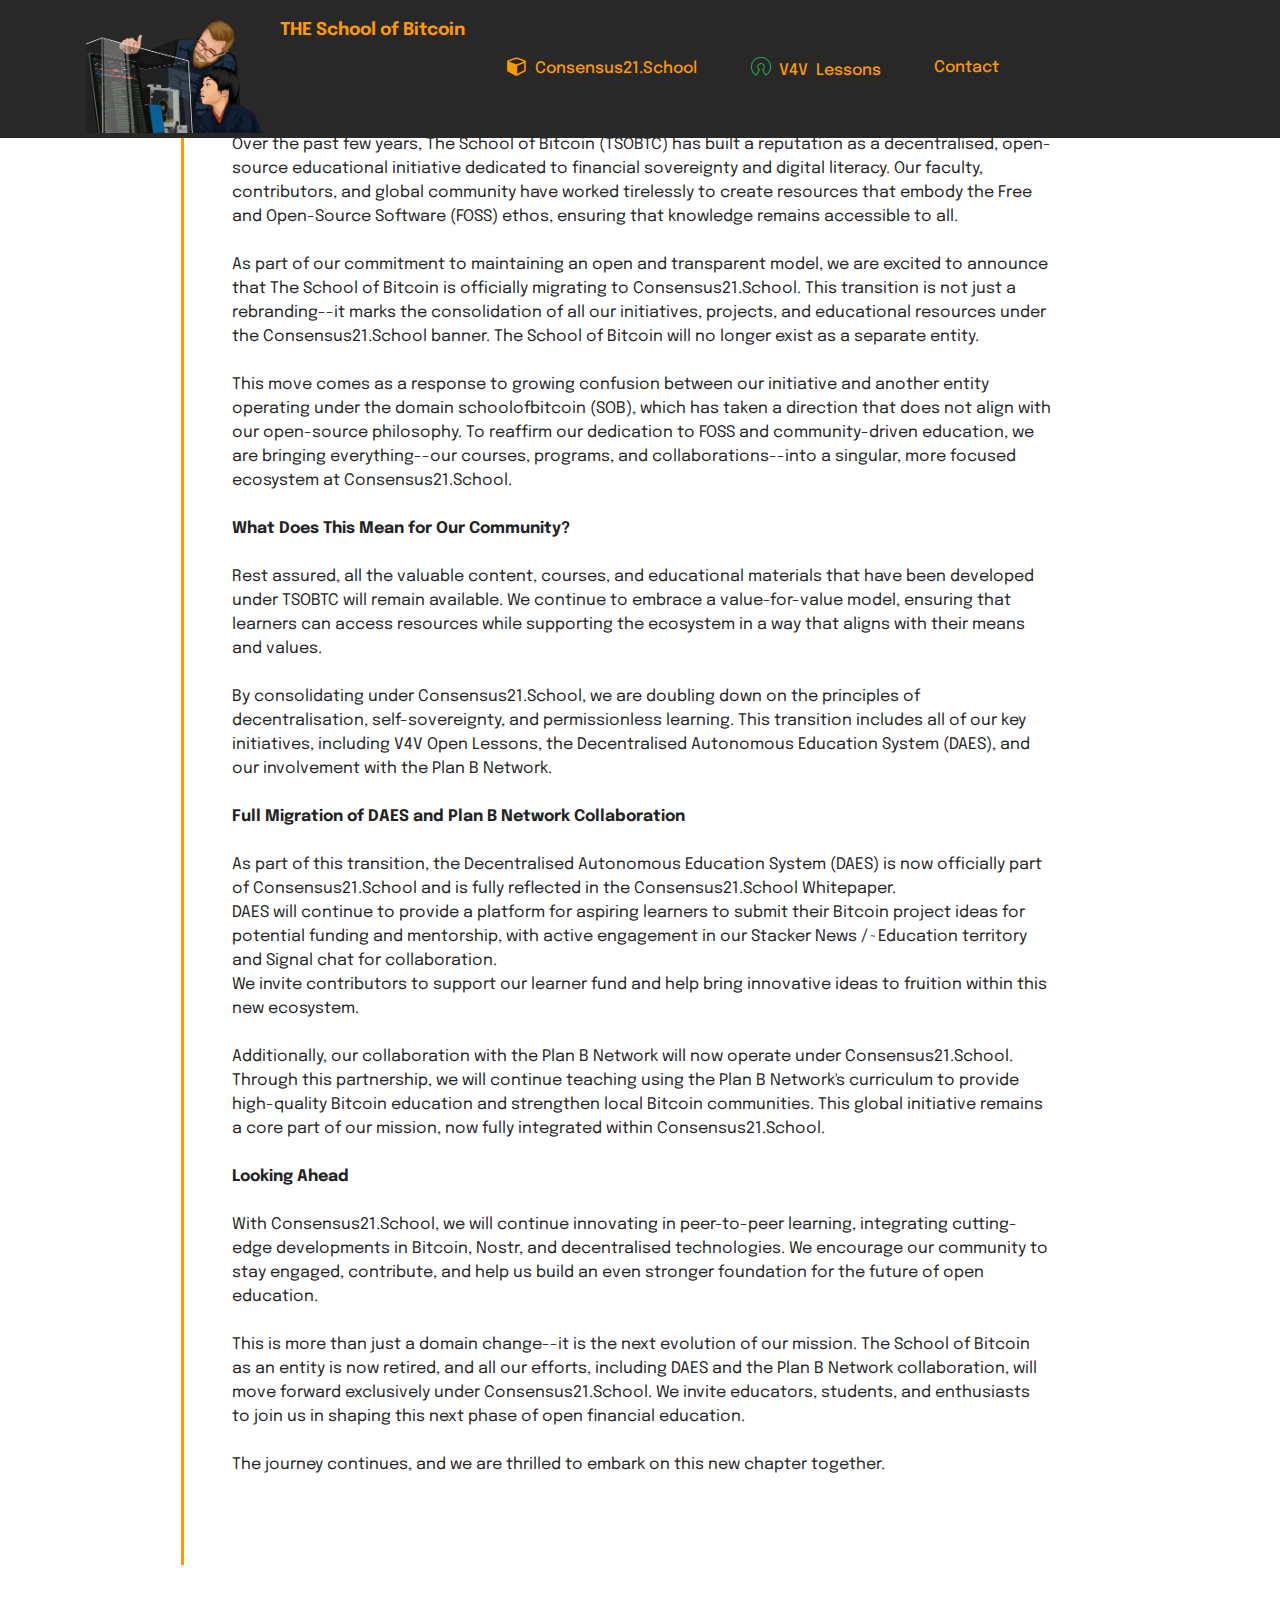
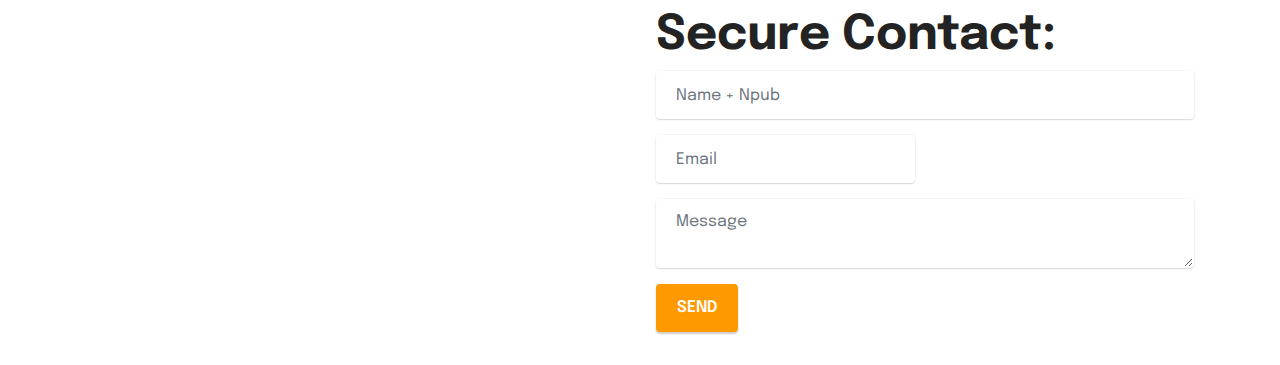
<file: index.html>
<!DOCTYPE html>
<html  >
<head>
  
  <meta charset="UTF-8">
  <meta http-equiv="X-UA-Compatible" content="IE=edge">
  
  <meta name="viewport" content="width=device-width, initial-scale=1, minimum-scale=1">
  <link rel="shortcut icon" href="assets/images/logo-198x213-128x138-1.png" type="image/x-icon">
  <meta name="description" content="">
  
  
  <title>THEschoolofbitcoin</title>
  <link rel="stylesheet" href="assets/FontAwesome/css/font-awesome.css">
  <link rel="stylesheet" href="assets/icon54/style.css">
  <link rel="stylesheet" href="assets/bootstrap/css/bootstrap.min.css">
  <link rel="stylesheet" href="assets/bootstrap/css/bootstrap-grid.min.css">
  <link rel="stylesheet" href="assets/bootstrap/css/bootstrap-reboot.min.css">
  <link rel="stylesheet" href="assets/animatecss/animate.css">
  <link rel="stylesheet" href="assets/dropdown/css/style.css">
  <link rel="stylesheet" href="assets/formstyler/jquery.formstyler.css">
  <link rel="stylesheet" href="assets/formstyler/jquery.formstyler.theme.css">
  <link rel="stylesheet" href="assets/socicon/css/styles.css">
  <link rel="stylesheet" href="assets/theme/css/style.css">
  <link rel="stylesheet" href="assets/recaptcha.css">
  <link rel="preload" href="https://fonts.googleapis.com/css?family=Epilogue:100,200,300,400,500,600,700,800,900,100i,200i,300i,400i,500i,600i,700i,800i,900i&display=swap" as="style" onload="this.onload=null;this.rel='stylesheet'">
  <noscript><link rel="stylesheet" href="https://fonts.googleapis.com/css?family=Epilogue:100,200,300,400,500,600,700,800,900,100i,200i,300i,400i,500i,600i,700i,800i,900i&display=swap"></noscript>
  <link rel="preload" as="style" href="assets/mobirise/css/mbr-additional.css?v=s7a1np"><link rel="stylesheet" href="assets/mobirise/css/mbr-additional.css?v=s7a1np" type="text/css">

  
  
  
</head>
<body>
  
  <section data-bs-version="5.1" class="menu menu1 cid-uHmtTGYLRt" once="menu" id="menu1-4e">
    

    <nav class="navbar navbar-dropdown navbar-fixed-top navbar-expand-lg">
        <div class="container">
            <div class="navbar-brand">
                <span class="navbar-logo">
                    
                        <img src="assets/images/fo7200aefec47-1-2000x1414-800x566.webp" alt="" style="height: 8rem;">
                    
                </span>
                <span class="navbar-caption-wrap"><a class="navbar-caption text-warning text-primary display-7" href="index.html">THE School of Bitcoin</a></span>
            </div>
            <button class="navbar-toggler" type="button" data-toggle="collapse" data-bs-toggle="collapse" data-target="#navbarSupportedContent" data-bs-target="#navbarSupportedContent" aria-controls="navbarNavAltMarkup" aria-expanded="false" aria-label="Toggle navigation">
                <div class="hamburger">
                    <span></span>
                    <span></span>
                    <span></span>
                    <span></span>
                </div>
            </button>
            <div class="collapse navbar-collapse" id="navbarSupportedContent">
                <ul class="navbar-nav nav-dropdown nav-right" data-app-modern-menu="true"><li class="nav-item"><a class="nav-link link text-primary display-4" href="http://consensus21.school" target="_blank"><span class="fa fa-cube mbr-iconfont mbr-iconfont-btn" style="color: rgb(255, 153, 0);"></span>Consensus21.School</a></li><li class="nav-item"><a class="nav-link link text-primary display-4" href="https://v4v.consensus21.school/" target="_blank"><span class="icon54-v1-open-sourceiniciative mbr-iconfont mbr-iconfont-btn" style="color: rgb(33, 191, 84);"></span>V4V&nbsp; Lessons</a></li>
                    <li class="nav-item"><a class="nav-link link text-primary display-4" href="index.html#forms03-47">Contact</a></li></ul>
                
                
            </div>
        </div>
    </nav>
</section>

<section data-bs-version="5.1" class="content7 cid-uHmtFSqOyq" id="content7-4d">
    
    <div class="container">
        <div class="row justify-content-center">
            <div class="col-12 col-md-10">
                <blockquote>
                <h5 class="mbr-section-title mbr-fonts-style mb-2 display-7"><strong><a href="https://habla.news/a/naddr1qvzqqqr4gupzq2rrtfkjvtsmdq0murgcygk2ed06een0u3fahc8v4tka6lhx7wnnqqxnzde5xsergdpn8qcrqd3kgmddad" class="text-primary" target="_blank">THE School of Bitcoin is </a><span style="font-size: 17.6px;"><a href="https://habla.news/a/naddr1qvzqqqr4gupzq2rrtfkjvtsmdq0murgcygk2ed06een0u3fahc8v4tka6lhx7wnnqqxnzde5xsergdpn8qcrqd3kgmddad" class="text-primary" target="_blank">migrating</a></span><a href="https://habla.news/a/naddr1qvzqqqr4gupzq2rrtfkjvtsmdq0murgcygk2ed06een0u3fahc8v4tka6lhx7wnnqqxnzde5xsergdpn8qcrqd3kgmddad" class="text-primary" target="_blank">&nbsp;to Consensus21.School: A New Chapter in Open-Source Education.</a></strong></h5>
                <p class="mbr-text mbr-fonts-style display-4"><br>Over the past few years, The School of Bitcoin (TSOBTC) has built a reputation as a decentralised, open-source educational initiative dedicated to financial sovereignty and digital literacy. Our faculty, contributors, and global community have worked tirelessly to create resources that embody the Free and Open-Source Software (FOSS) ethos, ensuring that knowledge remains accessible to all.
<br>
<br>As part of our commitment to maintaining an open and transparent model, we are excited to announce that The School of Bitcoin is officially migrating to Consensus21.School. This transition is not just a rebranding--it marks the consolidation of all our initiatives, projects, and educational resources under the Consensus21.School banner. The School of Bitcoin will no longer exist as a separate entity.
<br>
<br>This move comes as a response to growing confusion between our initiative and another entity operating under the domain schoolofbitcoin (SOB), which has taken a direction that does not align with our open-source philosophy. To reaffirm our dedication to FOSS and community-driven education, we are bringing everything--our courses, programs, and collaborations--into a singular, more focused ecosystem at Consensus21.School.
<br>
<br><strong>What Does This Mean for Our Community?
<br></strong>
<br>Rest assured, all the valuable content, courses, and educational materials that have been developed under TSOBTC will remain available. We continue to embrace a value-for-value model, ensuring that learners can access resources while supporting the ecosystem in a way that aligns with their means and values.
<br>
<br>By consolidating under Consensus21.School, we are doubling down on the principles of decentralisation, self-sovereignty, and permissionless learning. This transition includes all of our key initiatives, including V4V Open Lessons, the Decentralised Autonomous Education System (DAES), and our involvement with the Plan B Network.
<br>
<br><strong>Full Migration of DAES and Plan B Network Collaboration
<br></strong>
<br>As part of this transition, the Decentralised Autonomous Education System (DAES) is now officially part of Consensus21.School and is fully reflected in the Consensus21.School Whitepaper.
<br>DAES will continue to provide a platform for aspiring learners to submit their Bitcoin project ideas for potential funding and mentorship, with active engagement in our Stacker News /~Education territory and Signal chat for collaboration.
<br>We invite contributors to support our learner fund and help bring innovative ideas to fruition within this new ecosystem.
<br>
<br>Additionally, our collaboration with the Plan B Network will now operate under Consensus21.School. Through this partnership, we will continue teaching using the Plan B Network's curriculum to provide high-quality Bitcoin education and strengthen local Bitcoin communities. This global initiative remains a core part of our mission, now fully integrated within Consensus21.School.
<br>
<br><strong>Looking Ahead
<br></strong>
<br>With Consensus21.School, we will continue innovating in peer-to-peer learning, integrating cutting-edge developments in Bitcoin, Nostr, and decentralised technologies. We encourage our community to stay engaged, contribute, and help us build an even stronger foundation for the future of open education.
<br>
<br>This is more than just a domain change--it is the next evolution of our mission. The School of Bitcoin as an entity is now retired, and all our efforts, including DAES and the Plan B Network collaboration, will move forward exclusively under Consensus21.School. We invite educators, students, and enthusiasts to join us in shaping this next phase of open financial education.
<br>
<br>The journey continues, and we are thrilled to embark on this new chapter together.
<br>
<br></p></blockquote>
            </div>
        </div>
    </div>
</section>

<section data-bs-version="5.1" class="form cid-upO8uOKgJR" id="forms03-47">
    
    
    <div class="container">
        <div class="row">
            
            <div class="title col-md-12 col-lg-6">


                <div class="row justify-content-center">
                    <div class="title col-md-12 col-lg-12">
                        <h2 class="mbr-section-title mbr-regular align-left pb-3 mbr-fonts-style display-2"><strong>Contact</strong></h2>
                        <p class="mbr-section-subtitle align-left mbr-light mbr-fonts-style display-7"></p>
                    </div>

                    <div class="title col-md-6 col-lg-6">
                        <h3 class="mbr-section-title align-left mbr-fonts-style display-5"><strong>Protonmail</strong></h3>
                        <p class="mbr-text align-left mbr-semibold mbr-fonts-style display-4"><a href="https://www.howtogeek.com/how-to-switch-from-google-to-proton/" class="text-primary" target="_blank">How to Switch From Google to Proton&nbsp;</a><br></p>
                    </div>
                    <div class="title col-md-6 col-lg-6">
                        <h3 class="mbr-section-title align-left mbr-fonts-style display-5"><strong>Npub</strong></h3>
                        <p class="mbr-text align-left mbr-semibold mbr-fonts-style display-4"><a href="https://nosta.me/bb1c863a2c15c131b4494e7a081c9cc556eabd6e24cb4868dae378bc2953c3fb" class="text-primary" target="_blank">npub1hvwgvw3vzhqnrdzffeaqs8yuc4tw40twyn95s6x6udutc22nc0asprqh2a</a></p>
                    </div>

                    <div class="title col-md-6 col-lg-6">
                        <h3 class="mbr-section-title align-left mbr-fonts-style display-5"><strong>Pwned</strong></h3>
                        <p class="mbr-text align-left mbr-semibold mbr-fonts-style display-4"><a href="https://haveibeenpwned.com/" class="text-primary" target="_blank">Check if your email address is in a data breach
</a><br>
<br></p>
                    </div>

                    <div class="title col-md-6 col-lg-6">
                        <h3 class="mbr-section-title align-left mbr-fonts-style display-5"><strong>Join Nostr</strong></h3>
                        <p class="mbr-text align-left mbr-semibold mbr-fonts-style display-4"><a href="https://nostr.how/en/get-started" class="text-primary" target="_blank">Get started with Nostr&nbsp;</a><br></p>
                    </div>

                </div>



            </div>

    
    

            <div class="col-lg-6 my-auto pb-4 mbr-form" data-form-type="formoid">
                <form action="https://mobirise.eu/" method="POST" class="mbr-form form-with-styler" data-form-title="Form Name"><input type="hidden" name="email" data-form-email="true" value="Q0Prp1jqluB0a6uv8HnsJPMzZDqvcXyQJU1+Tyq2E1L/pClpDDYjSj8zoHEf20CR4jOmYhO6n6Fzi71HKvsN5Vu0NvHxCe3nBmADlsDyh5CyXf2a/TkNVAsyRZ678Jf3.20rQxDn++Orxheat5Zec3s6VHseGtQBYic9ozsNoixpHZcBnair+M08kgR07aYkQW68+LqYWtBS/nD9S/HLorq9KqoGPL7OLCyEGjCr+OXih13vtEfXTmbjrHm9GJY1C">
                    <div class="row">
                        <div hidden="hidden" data-form-alert="" class="alert alert-success col-12">I'll get back to you ASAP! =)</div>
                        <div hidden="hidden" data-form-alert-danger="" class="alert alert-danger col-12">Oops...! some problem!</div>
                    </div>
                    <div class="dragArea row">
                        <div class="col-lg-12 align-left">
                            <h5 class="mbr-regular mbr-fonts-style display-2"><strong>Secure Contact:</strong></h5>
                        </div>
                        <div class="col-lg-12 form-group mb-3" data-for="Full Name">
                            <input type="text" name="Name" placeholder="Name + Npub" data-form-field="Name" required="required" class="form-control display-7" id="Name-forms03-47">
                        </div>
                        
                        <div data-for="Email" class="col-lg-6 form-group mb-3">
                            <input type="email" name="Email" placeholder="Email" data-form-field="Email" class="form-control display-7" required="required" id="Email-forms03-47">
                        </div>
                        <div data-for="Message" class="col-lg-12 form-group mb-3">
                            <textarea name="Message" placeholder="Message" data-form-field="Message" class="form-control display-7" id="Message-forms03-47"></textarea>
                        </div>
                        <div class="col-auto"><button type="submit" class="btn btn-primary display-4">SEND</button></div>
                    </div>
                </form>
            </div>



         
        </div>

    </div>
</section>


<script src="assets/bootstrap/js/bootstrap.bundle.min.js"></script>
  <script src="assets/smoothscroll/smooth-scroll.js"></script>
  <script src="assets/ytplayer/index.js"></script>
  <script src="assets/dropdown/js/navbar-dropdown.js"></script>
  <script src="assets/formstyler/jquery.formstyler.min.js"></script>
  <script src="assets/theme/js/script.js"></script>
  <script src="assets/formoid.min.js"></script>
  
  
  
 <div id="scrollToTop" class="scrollToTop mbr-arrow-up"><a style="text-align: center;"><i class="mbr-arrow-up-icon mbr-arrow-up-icon-cm cm-icon cm-icon-smallarrow-up"></i></a></div>
    <input name="animation" type="hidden">
  </body>
</html>
</file>
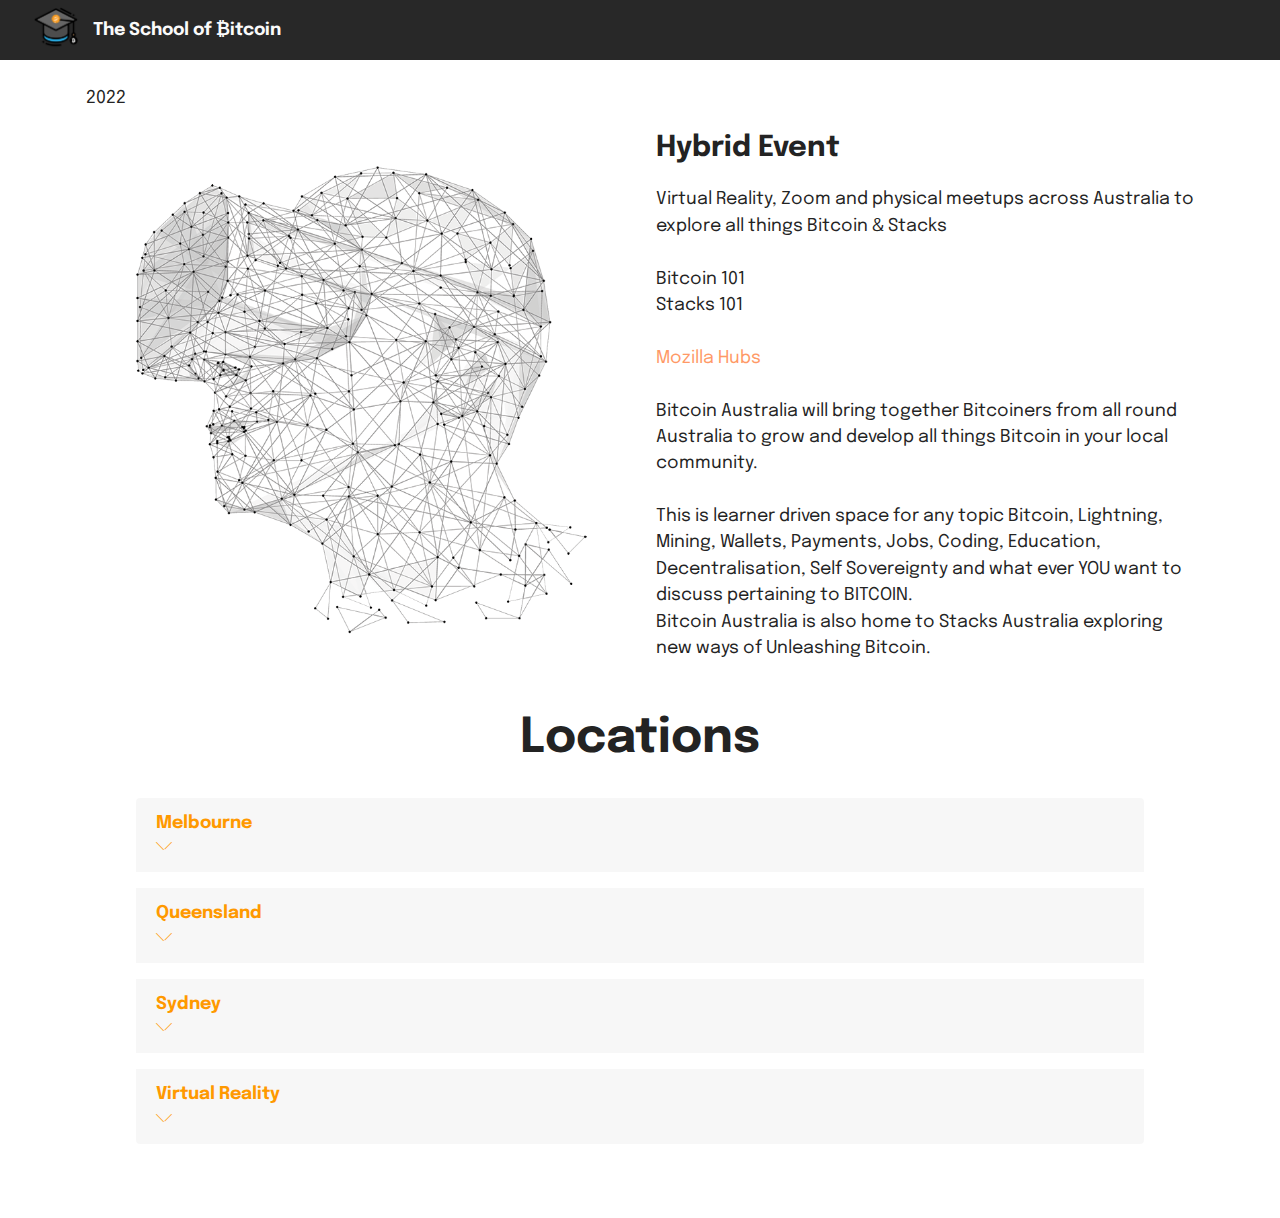
<file: BitcoinAustralia.html>
<!DOCTYPE html>
<html  >
<head>
  
  <meta charset="UTF-8">
  <meta http-equiv="X-UA-Compatible" content="IE=edge">
  
  <meta name="viewport" content="width=device-width, initial-scale=1, minimum-scale=1">
  <link rel="shortcut icon" href="assets/images/smaller-thebitcoinschool-icon-341x243.png" type="image/x-icon">
  <meta name="description" content="">
  
  
  <title>₿itcoin Australia</title>
  <link rel="stylesheet" href="assets/web/assets/mobirise-icons2/mobirise2.css">
  <link rel="stylesheet" href="assets/FontAwesome/css/font-awesome.css">
  <link rel="stylesheet" href="assets/icon54-v2/style.css">
  <link rel="stylesheet" href="assets/icon54-v3/style.css">
  <link rel="stylesheet" href="assets/iconsMind/style.css">
  <link rel="stylesheet" href="assets/web/assets/mobirise-icons/mobirise-icons.css">
  <link rel="stylesheet" href="assets/tether/tether.min.css">
  <link rel="stylesheet" href="assets/bootstrap/css/bootstrap.min.css">
  <link rel="stylesheet" href="assets/bootstrap/css/bootstrap-grid.min.css">
  <link rel="stylesheet" href="assets/bootstrap/css/bootstrap-reboot.min.css">
  <link rel="stylesheet" href="assets/animatecss/animate.css">
  <link rel="stylesheet" href="assets/dropdown/css/style.css">
  <link rel="stylesheet" href="assets/socicon/css/styles.css">
  <link rel="stylesheet" href="assets/theme/css/style.css">
  <link rel="preload" href="https://fonts.googleapis.com/css?family=Epilogue:100,200,300,400,500,600,700,800,900,100i,200i,300i,400i,500i,600i,700i,800i,900i&display=swap" as="style" onload="this.onload=null;this.rel='stylesheet'">
  <noscript><link rel="stylesheet" href="https://fonts.googleapis.com/css?family=Epilogue:100,200,300,400,500,600,700,800,900,100i,200i,300i,400i,500i,600i,700i,800i,900i&display=swap"></noscript>
  <link rel="preload" as="style" href="assets/mobirise/css/mbr-additional.css"><link rel="stylesheet" href="assets/mobirise/css/mbr-additional.css" type="text/css">
  
  
  
  
</head>
<body>
  
  <section data-bs-version="5.1" class="menu menu1 cid-sYxxvlLIRv" once="menu" id="menu1-19">
    

    <nav class="navbar navbar-dropdown navbar-expand-lg">
        <div class="container-fluid">
            <div class="navbar-brand">
                <span class="navbar-logo">
                    <a href="index.html">
                        <img src="assets/images/smaller-thebitcoinschool-icon-341x243.png" alt="" style="height: 3rem;">
                    </a>
                </span>
                <span class="navbar-caption-wrap"><a class="navbar-caption text-white display-7" href="#">The School of ₿itcoin</a></span>
            </div>
            
            
        </div>
    </nav>
</section>

<section class="timeline3 cid-t3uMCUtOH0" id="timeline3-1c">
    
    
    <div class="container">
        <div class="mbr-section-head">
            <h3 class="mbr-section-title mbr-fonts-style align-center mb-0 display-2"><strong>₿itcoin Australia</strong></h3>
            
        </div>
        <div class="timelines-container mt-4">
            <div class="row timeline-element first-separline mb-5">
                <div class="timeline-date col-12">
                    <div class="timeline-date-wrapper">
                        <p class="mbr-timeline-date display-7">
                            2022</p>
                    </div>
                </div>
                <span class="iconBackground"></span>
                <div class="col-12 col-md-6">
                    <div class="image-wrapper">
                        <img src="assets/images/vrheadset-800x800.png" alt="" title="">
                    </div>
                </div>
                <div class="col-12 col-md-6">
                    <div class="timeline-text-wrapper">
                        <h4 class="mbr-timeline-title mbr-fonts-style mb-0 display-5"><strong>Hybrid Event</strong></h4>
                        <p class="mbr-text mbr-fonts-style mt-3 mb-0 display-7">Virtual Reality, Zoom and physical meetups across Australia to explore all things Bitcoin &amp; Stacks
<br>
<br>Bitcoin 101
<br>Stacks 101
<br>
<br><a href="https://hubs.mozilla.com/CmZSgSr/theschoolofbitcoin/" class="text-danger" target="_blank">Mozilla Hubs</a><br><br>Bitcoin Australia will bring together Bitcoiners from all round Australia to grow and develop all things Bitcoin in your local community.
<br>
<br>This is learner driven space for any topic Bitcoin, Lightning, Mining, Wallets, Payments, Jobs, Coding, Education, Decentralisation, Self Sovereignty and what ever YOU want to discuss pertaining to BITCOIN.
<br>Bitcoin Australia is also home to Stacks Australia exploring new ways of Unleashing Bitcoin.<br></p>
                    </div>
                </div>
            </div>
            
            
            
            
            
            
            
            
            
            
            
        </div>
    </div>
</section>

<section class="content16 cid-t3uLS6JFjV" id="content16-1a">

    

    
    <div class="container-fluid">
        <div class="row justify-content-center">
            <div class="col-12 col-md-10">
                <div class="mbr-section-head align-center mb-4">
                    <h3 class="mbr-section-title mb-0 mbr-fonts-style display-2">
                        <strong>Locations</strong></h3>
                    
                </div>
                <div id="bootstrap-accordion_6" class="panel-group accordionStyles accordion" role="tablist" aria-multiselectable="true">
                    <div class="card mb-3">
                        <div class="card-header" role="tab" id="headingOne">
                            <a role="button" class="panel-title collapsed" data-toggle="collapse" data-core="" href="#collapse1_6" aria-expanded="false" aria-controls="collapse1">
                                <h6 class="panel-title-edit mbr-fonts-style mb-0 display-7"><strong>Melbourne</strong></h6>
                                <span class="sign mbr-iconfont mbri-arrow-down"></span>
                            </a>
                        </div>
                        <div id="collapse1_6" class="panel-collapse noScroll collapse" role="tabpanel" aria-labelledby="headingOne" data-parent="#bootstrap-accordion_6">
                            <div class="panel-body">
                                <p class="mbr-fonts-style panel-text display-4"><a href="https://www.meetup.com/bitcoin-australia-melbourne/" class="text-danger" target="_blank">https://www.meetup.com/bitcoin-australia-melbourne/</a></p>
                            </div>
                        </div>
                    </div>
                    <div class="card mb-3">
                        <div class="card-header" role="tab" id="headingOne">
                            <a role="button" class="panel-title collapsed" data-toggle="collapse" data-core="" href="#collapse2_6" aria-expanded="false" aria-controls="collapse2">
                                <h6 class="panel-title-edit mbr-fonts-style mb-0 display-7"><strong>Queensland</strong></h6>
                                <span class="sign mbr-iconfont mbri-arrow-down"></span>
                            </a>
                        </div>
                        <div id="collapse2_6" class="panel-collapse noScroll collapse" role="tabpanel" aria-labelledby="headingOne" data-parent="#bootstrap-accordion_6">
                            <div class="panel-body">
                                <p class="mbr-fonts-style panel-text display-4">
                                    <a href="https://www.meetup.com/bitcoin-australia-regional-queensland/" class="text-danger" target="_blank">https://www.meetup.com/bitcoin-australia-regional-queensland/</a></p>
                            </div>
                        </div>
                    </div>
                    <div class="card mb-3">
                        <div class="card-header" role="tab" id="headingOne">
                            <a role="button" class="panel-title collapsed" data-toggle="collapse" data-core="" href="#collapse3_6" aria-expanded="false" aria-controls="collapse3">
                                <h6 class="panel-title-edit mbr-fonts-style mb-0 display-7"><strong>Sydney</strong></h6>
                                <span class="sign mbr-iconfont mbri-arrow-down"></span>
                            </a>
                        </div>
                        <div id="collapse3_6" class="panel-collapse noScroll collapse" role="tabpanel" aria-labelledby="headingOne" data-parent="#bootstrap-accordion_6">
                            <div class="panel-body">
                                <p class="mbr-fonts-style panel-text display-4">
                                    <a href="https://www.meetup.com/bitcoin-australia-sydney/" class="text-danger" target="_blank">https://www.meetup.com/bitcoin-australia-sydney/</a></p>
                            </div>
                        </div>
                    </div>
                    <div class="card mb-3">
                        <div class="card-header" role="tab" id="headingOne">
                            <a role="button" class="panel-title collapsed" data-toggle="collapse" data-core="" href="#collapse4_6" aria-expanded="false" aria-controls="collapse4">
                                <h6 class="panel-title-edit mbr-fonts-style mb-0 display-7"><strong>Virtual Reality</strong></h6>
                                <span class="sign mbr-iconfont mbri-arrow-down"></span>
                            </a>
                        </div>
                        <div id="collapse4_6" class="panel-collapse noScroll collapse" role="tabpanel" aria-labelledby="headingOne" data-parent="#bootstrap-accordion_6">
                            <div class="panel-body">
                                <p class="mbr-fonts-style panel-text display-4">
                                    <a href="https://hubs.mozilla.com/CmZSgSr/theschoolofbitcoin/" class="text-danger" target="_blank">https://hubs.mozilla.com/CmZSgSr/theschoolofbitcoin/</a></p>
                            </div>
                        </div>
                    </div>
                    
                    
                </div>
            </div>
        </div>
    </div>
</section>

<section class="footer7 cid-sZOBggxkva mbr-reveal" once="footers" id="footer7-18">

    

    

    <div class="container">
        <div class="media-container-row align-center mbr-white">
            <div class="col-12">
                <p class="mbr-text mb-0 mbr-fonts-style display-7"><a href="https://www.digitalplayhouse.com.au/" class="text-primary" target="_blank"><strong>A Digital Playhouse PTY LTD Project</strong></a><br></p><p><a href="https://www.gnu.org/licenses/gpl-3.0.en.html" class="text-primary" target="_blank"><strong>GPLv3 Copyleft&nbsp;License</strong></a></p><p></p>
            </div>
        </div>
    </div>
</section>


<script src="assets/web/assets/jquery/jquery.min.js"></script>
  <script src="assets/popper/popper.min.js"></script>
  <script src="assets/tether/tether.min.js"></script>
  <script src="assets/bootstrap/js/bootstrap.min.js"></script>
  <script src="assets/smoothscroll/smooth-scroll.js"></script>
  <script src="assets/viewportchecker/jquery.viewportchecker.js"></script>
  <script src="assets/mbr-switch-arrow/mbr-switch-arrow.js"></script>
  <script src="assets/dropdown/js/nav-dropdown.js"></script>
  <script src="assets/dropdown/js/navbar-dropdown.js"></script>
  <script src="assets/touchswipe/jquery.touch-swipe.min.js"></script>
  <script src="assets/theme/js/script.js"></script>
  
  
  
 <div id="scrollToTop" class="scrollToTop mbr-arrow-up"><a style="text-align: center;"><i class="mbr-arrow-up-icon mbr-arrow-up-icon-cm cm-icon cm-icon-smallarrow-up"></i></a></div>
    <input name="animation" type="hidden">
  </body>
</html>
</file>
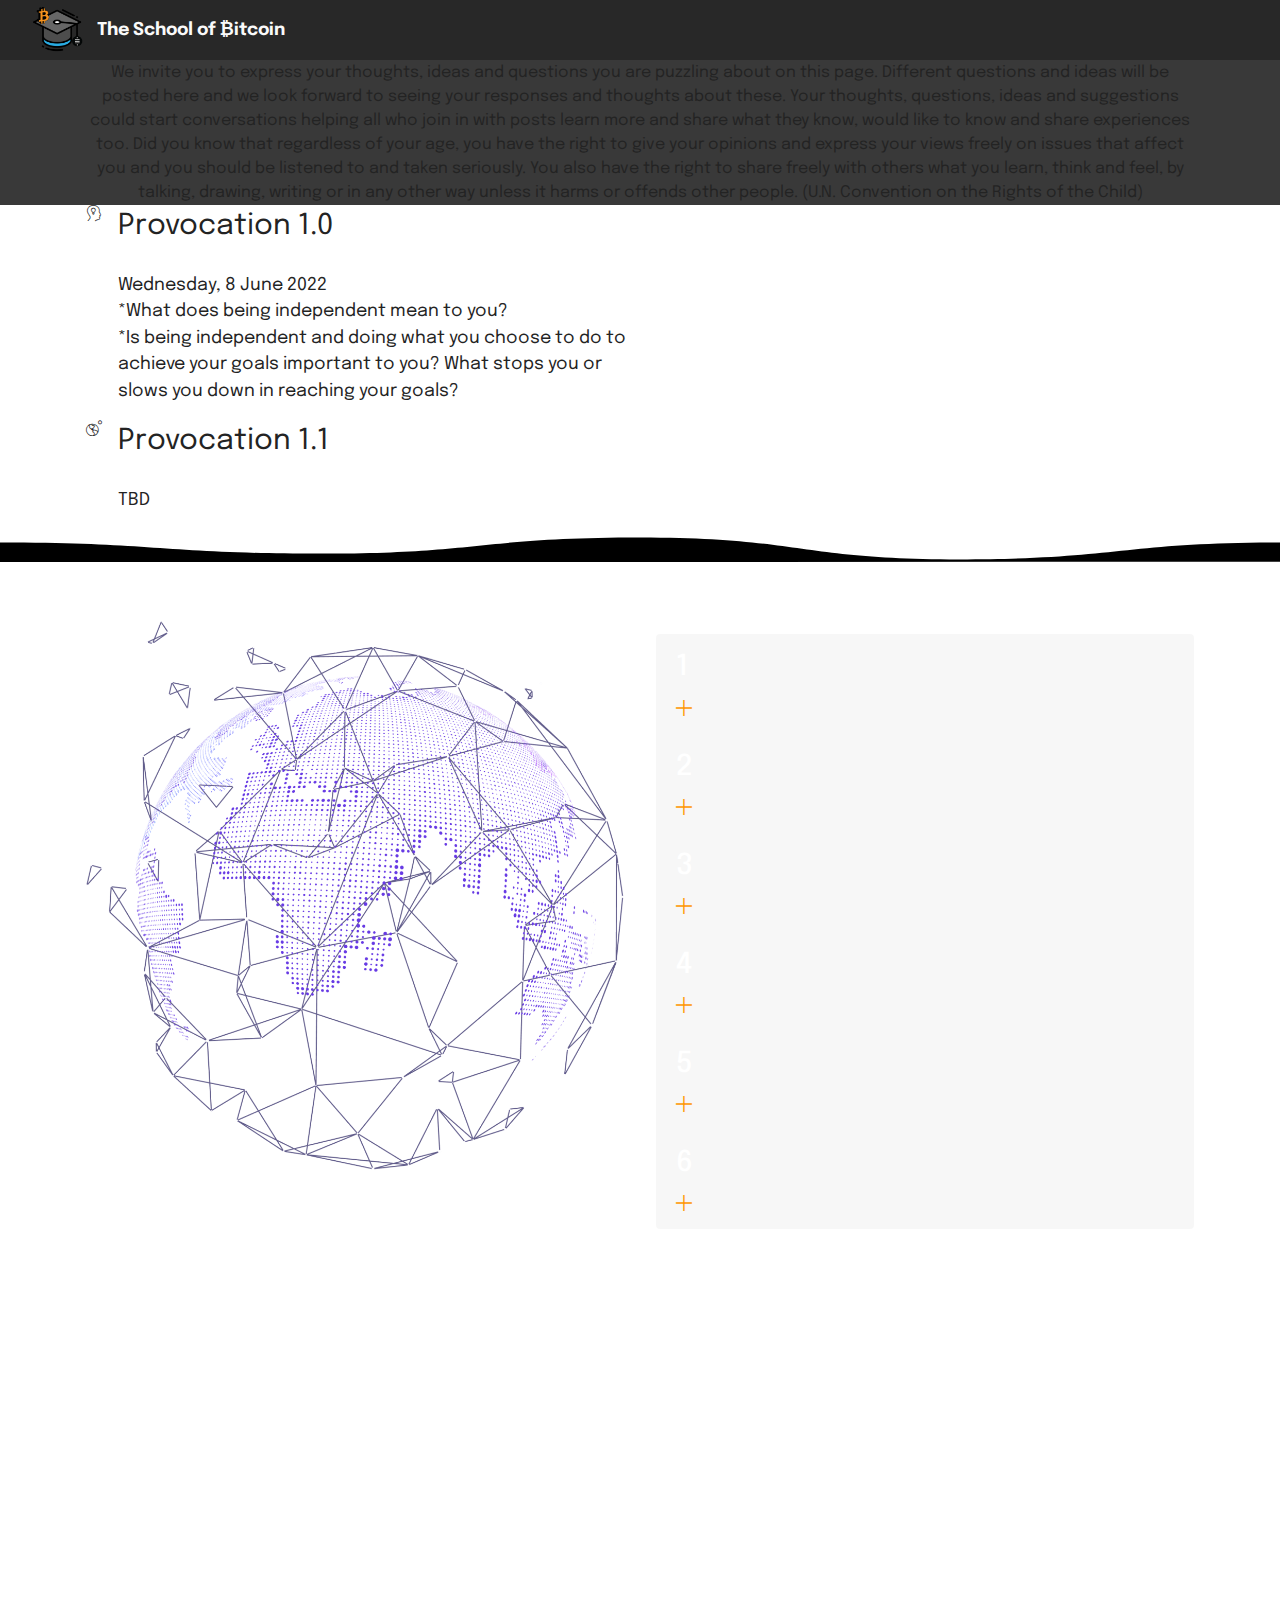
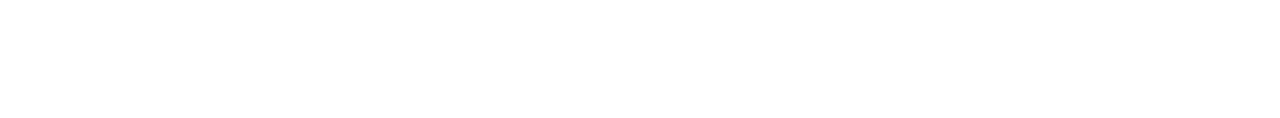
<file: learnervoice.html>
<!DOCTYPE html>
<html  >
<head>
  
  <meta charset="UTF-8">
  <meta http-equiv="X-UA-Compatible" content="IE=edge">
  
  <meta name="viewport" content="width=device-width, initial-scale=1, minimum-scale=1">
  <link rel="shortcut icon" href="assets/images/theschoolofbitcoin-96x89.png" type="image/x-icon">
  <meta name="description" content="">
  
  
  <title>learner voice</title>
  <link rel="stylesheet" href="assets/web/assets/mobirise-icons2/mobirise2.css">
  <link rel="stylesheet" href="assets/web/assets/mobirise-icons/mobirise-icons.css">
  <link rel="stylesheet" href="assets/icon54-v2/style.css">
  <link rel="stylesheet" href="assets/icon54-v3/style.css">
  <link rel="stylesheet" href="assets/FontAwesome/css/font-awesome.css">
  <link rel="stylesheet" href="assets/tether/tether.min.css">
  <link rel="stylesheet" href="assets/bootstrap/css/bootstrap.min.css">
  <link rel="stylesheet" href="assets/bootstrap/css/bootstrap-grid.min.css">
  <link rel="stylesheet" href="assets/bootstrap/css/bootstrap-reboot.min.css">
  <link rel="stylesheet" href="assets/animatecss/animate.css">
    <link rel="stylesheet" href="assets/dropdown/css/style.css">
  <link rel="stylesheet" href="assets/socicon/css/styles.css">
  <link rel="stylesheet" href="assets/theme/css/style.css">
  <link rel="preload" href="https://fonts.googleapis.com/css?family=Epilogue:100,200,300,400,500,600,700,800,900,100i,200i,300i,400i,500i,600i,700i,800i,900i&display=swap" as="style" onload="this.onload=null;this.rel='stylesheet'">
  <noscript><link rel="stylesheet" href="https://fonts.googleapis.com/css?family=Epilogue:100,200,300,400,500,600,700,800,900,100i,200i,300i,400i,500i,600i,700i,800i,900i&display=swap"></noscript>
  <link rel="preload" as="style" href="assets/mobirise/css/mbr-additional.css"><link rel="stylesheet" href="assets/mobirise/css/mbr-additional.css" type="text/css">
  
  
  
  
</head>
<body>
  
  <section class="header10 cid-t8SRVa7gdn" id="header10-1n">

    

    <div class="mbr-overlay" style="opacity: 0.9; background-color: rgb(35, 35, 35);"></div>

    <div class="container">
        <div class="row justify-content-center">
            <div class="col-12">
                <div class="text-wrapper">
                    <div class="header-text">
                        <h2 class="mbr-section-title mbr-fonts-style align-center display-2"><strong>{learner voice}</strong></h2>
                        <p class="mbr-text mbr-fonts-style align-center mb-0 display-4">We invite you to express your thoughts, ideas and questions you are puzzling about on this page. Different questions and ideas will be posted here and we look forward to seeing your responses and thoughts about these. Your thoughts, questions, ideas and suggestions could start conversations helping all who join in with posts learn more and share what they know, would like to know and share experiences too. Did you know that regardless of your age, you have the right to give your opinions and express your views freely on issues that affect you and you should be listened to and taken seriously. You also have the right to share freely with others what you learn, think and feel, by talking, drawing, writing or in any other way unless it harms or offends other people. (U.N. Convention on the Rights of the Child)
                        </p>
                    </div>
                </div>
            </div>
        </div>
    </div>
</section>

<section class="timeline01 creativem4_timeline01 cid-t8SLd4Abub" id="timeline01-1j">

    

    

    <div class="container align-center">
        
        

        <div class="container timelines-container" mbri-timelines="">
            <!--1-->
            <div class="row timeline-element reverse separline">
                <span class="iconsBackground">
                    <span class="mbr-iconfont icon54-v2-profile-lightbulb"></span>
                </span>
                <div class="col-xs-12 col-md-6 align-left">
                    <div class="timeline-text-content">
                        <h4 class="mbr-timeline-title pb-3 mbr-fonts-style display-5">
                            Provocation 1.0<br></h4>
                        <p class="mbr-timeline-text mbr-fonts-style display-7">Wednesday, 8 June 2022<br>*What does being independent mean to you?
<br>*Is being independent and doing what you choose to do to achieve your goals important to you? What stops you or slows you down in reaching your goals?</p>
                    </div>
                </div>
            </div>
            <!--2-->
            <div class="row timeline-element ">
                <span class="iconsBackground">
                    <span class="mbr-iconfont icon54-v3-earth"></span>
                </span>
                <div class="col-xs-12 col-md-6 align-left ">
                    <div class="timeline-text-content">
                        <h4 class="mbr-timeline-title pb-3 mbr-fonts-style display-5">Provocation 1.1</h4>
                        <p class="mbr-timeline-text mbr-fonts-style display-7">TBD</p>
                    </div>
                </div>
            </div>
            <!--3-->
            
            <!--4-->
            
            <!--5-->
            
            <!--6-->
            
            <!--7-->
            
            <!--8-->
            
            <!--9-->
            
            <!--10-->
            
            <!--11-->
            
            <!--12-->
            
        </div>
    </div>
</section>

<section class="accordion2 cid-t8SMZPqkvB" id="accordions02-1l">
    

    
    <svg class="svg-top" version="1.1" xmlns="http://www.w3.org/2000/svg" xmlns:xlink="http://www.w3.org/1999/xlink" x="0px" y="0px" viewBox="0 0 1600 40" style="enable-background:new 0 0 1600 40;" preserveAspectRatio="none">
        <style type="text/css">
            .st0 
        </style>
        <path class="st0" d="M-1,15.7c200.1,0,200.7,13.8,400.9,13.8C600,29.5,600.4,9.3,800.5,9.3S998.8,36.8,1199,36.8
	s201.9-21.1,402-21.1v24.1L-1,40V15.7z"></path>
    </svg>
    <div class="container">
        <div class="row justify-content-center">

            <div class="col-12 col-md-12 col-lg-6 image-wrapper m-auto">
                <img class="w-100 md-pb" src="assets/images/60a7849b322e77094a78444b-image-about-story-crypto-template-1044x1067.png" alt="">
            </div>


            <div class="col-md-12 col-lg-6 m-auto col-12">
                <h2 class="mbr-fonts-style mbr-section-title pb-3 mb-1 mbr-white mbr-semibold align-left display-2">
                    <strong>Recent Answers</strong></h2>
                

                <div class="content-block">
                    <div class="accordion-content">
                        <div id="bootstrap-accordion_7" class="panel-group accordionStyles accordion " role="tablist" aria-multiselectable="true">
                            <div class="card">
                                <div class="card-header" role="tab" id="headingOne">
                                    <a role="button" class="collapsed panel-title" data-toggle="collapse" data-core="" href="#collapse1_7" aria-expanded="false" aria-controls="collapse1">
                                        <h4 class="mbr-fonts-style header-text mbr-white mbr-semibold display-5">1</h4>
                                        <span class="sign mbr-iconfont mobi-mbri-plus inactive"></span>

                                    </a>
                                </div>
                                <div id="collapse1_7" class="panel-collapse noScroll collapse" role="tabpanel" aria-labelledby="headingOne" data-parent="#bootstrap-accordion_7">
                                    <div class="panel-body pt-4">
                                        <p class="mbr-fonts-style panel-text mbr-text mbr-white mb-3 mbr-regular display-4">What being independent means to me is being able to do things for yourself and being able to do what you what you want to. Yes being independent is important to me so that I can live my full potential<br></p>
                                    </div>
                                </div>
                            </div>

                            <div class="card">
                                <div class="card-header" role="tab" id="headingTwo">
                                    <a role="button" class="collapsed panel-title" data-toggle="collapse" data-core="" href="#collapse2_7" aria-expanded="false" aria-controls="collapse2">
                                        <h4 class="mbr-fonts-style header-text mbr-white mbr-semibold display-5">2</h4>
                                        <span class="sign mbr-iconfont mobi-mbri-plus inactive"></span>
                                    </a>

                                </div>
                                <div id="collapse2_7" class="panel-collapse noScroll collapse" role="tabpanel" aria-labelledby="headingTwo" data-parent="#bootstrap-accordion_7">
                                    <div class="panel-body pt-4">
                                        <p class="mbr-fonts-style panel-text mbr-text mbr-white mb-3 mbr-regular display-4">To me it means to do something by myself without the need of help. personally I find that doing something myself feels a lot more rewarding. I tend to procrastinate alot and it stops slows me down.<br></p>
                                    </div>
                                </div>
                            </div>

                            <div class="card">
                                <div class="card-header" role="tab" id="headingThree">
                                    <a role="button" class="collapsed panel-title" data-toggle="collapse" data-core="" href="#collapse3_7" aria-expanded="false" aria-controls="collapse3">
                                        <h4 class="mbr-fonts-style header-text mbr-white mbr-semibold display-5">3</h4>
                                        <span class="sign mbr-iconfont mobi-mbri-plus inactive"></span>

                                    </a>
                                </div>
                                <div id="collapse3_7" class="panel-collapse noScroll collapse" role="tabpanel" aria-labelledby="headingThree" data-parent="#bootstrap-accordion_7">
                                    <div class="panel-body pt-4">
                                        <p class="mbr-fonts-style panel-text mbr-text mbr-white mb-3 mbr-regular display-4">It means that I can achieve things on my own. Yes it is important to me because I look forward to achieving my goal. Sometimes I get distracted by people talking but I achieve my goal in the end.&nbsp;<br></p>
                                    </div>
                                </div>
                            </div>

                            <div class="card">
                                <div class="card-header" role="tab" id="headingFour">
                                    <a role="button" class="collapsed panel-title" data-toggle="collapse" data-core="" href="#collapse4_7" aria-expanded="false" aria-controls="collapse4">
                                        <h4 class="mbr-fonts-style header-text mbr-white mbr-semibold display-5">4</h4>
                                        <span class="sign mbr-iconfont mobi-mbri-plus inactive"></span>

                                    </a>
                                </div>
                                <div id="collapse4_7" class="panel-collapse noScroll collapse" role="tabpanel" aria-labelledby="headingFour" data-parent="#bootstrap-accordion_7">
                                    <div class="panel-body pt-4">
                                        <p class="mbr-fonts-style panel-text mbr-text mbr-white mb-3 mbr-regular display-4">Being able to achieve things on my own. Yes it is important to me because I look forward to achieving my goal. I get distracted by people sometimes but I do achieve my goal in the end.&nbsp; &nbsp; &nbsp;</p><p></p><p></p>
                                    </div>
                                </div>
                            </div>

                            <div class="card">
                                <div class="card-header" role="tab" id="headingFive">
                                    <a role="button" class="collapsed panel-title" data-toggle="collapse" data-core="" href="#collapse5_7" aria-expanded="false" aria-controls="collapse5">
                                        <h4 class="mbr-fonts-style header-text mbr-white mbr-semibold display-5">5</h4>
                                        <span class="sign mbr-iconfont mobi-mbri-plus inactive"></span>

                                    </a>
                                </div>
                                <div id="collapse5_7" class="panel-collapse noScroll collapse" data-parent="#bootstrap-accordion_7" role="tabpanel" aria-labelledby="headingFive">
                                    <div class="panel-body pt-4">
                                        <p class="mbr-fonts-style panel-text mbr-text mbr-white mb-3 mbr-regular display-4">Independents is like when a bird gets pushed from its nest. Its when you go off and do what you want to do and where you can figure it out yourself. Achieving goals is you trying and not giving up.&nbsp;<br></p>
                                    </div>
                                </div>
                            </div>

                            <div class="card">
                                <div class="card-header" role="tab" id="headingSix">
                                    <a role="button" class="collapsed panel-title" data-toggle="collapse" data-core="" href="#collapse6_7" aria-expanded="false" aria-controls="collapse6">
                                        <h4 class="mbr-fonts-style header-text mbr-white mbr-semibold display-5">6</h4>
                                        <span class="sign mbr-iconfont mobi-mbri-plus inactive"></span>

                                    </a>
                                </div>
                                <div id="collapse6_7" class="panel-collapse noScroll collapse" role="tabpanel" aria-labelledby="headingSix" data-parent="#bootstrap-accordion_7">
                                    <div class="panel-body pt-4">
                                        <p class="mbr-fonts-style panel-text mbr-text mbr-white mb-3 mbr-regular display-4">Independence creates emotions connected to freedom and responsibility. Yes it is important. Sometimes uncertainty slows me down.&nbsp;<br></p>
                                    </div>
                                </div>
                            </div>
                        </div>
                    </div>
                </div>
            </div>
        </div>
    </div>
</section>

<section data-bs-version="5.1" class="menu menu1 cid-tdpiG42M25" once="menu" id="menu1-1u">
    

    <nav class="navbar navbar-dropdown navbar-fixed-top collapsed">
        <div class="container-fluid">
            <div class="navbar-brand">
                <span class="navbar-logo">
                    <a href="index.html">
                        <img src="assets/images/theschoolofbitcoin-96x89.png" alt="" style="height: 3rem;">
                    </a>
                </span>
                <span class="navbar-caption-wrap"><a class="navbar-caption text-white display-7" href="#">The School of ₿itcoin</a></span>
            </div>
            <button class="navbar-toggler" type="button" data-toggle="collapse" data-bs-toggle="collapse" data-target="#navbarSupportedContent" data-bs-target="#navbarSupportedContent" aria-controls="navbarNavAltMarkup" aria-expanded="false" aria-label="Toggle navigation">
                <div class="hamburger">
                    <span></span>
                    <span></span>
                    <span></span>
                    <span></span>
                </div>
            </button>
            <div class="collapse navbar-collapse" id="navbarSupportedContent">
                
                
                <div class="navbar-buttons mbr-section-btn"><a class="btn btn-primary display-4" href="https://classroom.google.com/u/0/c/NTM3NzY0NzM4NzI1" target="_blank"><span class="socicon socicon-googlescholar mbr-iconfont mbr-iconfont-btn"></span>Google Classroom</a>     <a class="btn btn-primary display-4" href="https://www.youtube.com/playlist?list=PLwn9KgpxsZSRvMj6vHHAZbXVXOzX-sH6j" target="_blank"><span class="fa fa-youtube-square mbr-iconfont mbr-iconfont-btn"></span>Faculty Meetings</a> <a class="btn btn-primary display-4" href="https://resources.theschoolofbitcoin.com/" target="_blank"><span class="socicon socicon-github mbr-iconfont mbr-iconfont-btn"></span>Resources</a>  <a class="btn btn-primary display-4" href="https://market.theschoolofbitcoin.com/" target="_blank"><span class="socicon socicon-mobcrush mbr-iconfont mbr-iconfont-btn"></span>Marketplace</a> <a class="btn btn-primary display-4" href="https://curriculum.theschoolofbitcoin.com/bit-entry-program/core-financial-literacy" target="_blank"><span class="socicon socicon-github mbr-iconfont mbr-iconfont-btn"></span>Curriculum</a> <a class="btn btn-primary display-4" href="https://github.com/TheSchoolofBitcoin/curriculumDAO_CD" target="_blank"><span class="socicon socicon-github mbr-iconfont mbr-iconfont-btn"></span>DAES  Repository</a> <a class="btn btn-primary display-4" href="https://twitter.com/theschoolofbtc" target="_blank"><span class="socicon socicon-twitter mbr-iconfont mbr-iconfont-btn"></span>Updates</a> <a class="btn btn-primary display-4" href="https://theschoolofbitcoin.substack.com/" target="_blank"><span class="socicon socicon-stackoverflow mbr-iconfont mbr-iconfont-btn"></span>Substack Newsletter</a> <a class="btn btn-primary display-4" href="https://hubs.mozilla.com/CmZSgSr/theschoolofbitcoin/" target="_blank"><span class="icon54-v3-rubber-duck mbr-iconfont mbr-iconfont-btn"></span>Virtual Learning Space</a> <a class="btn btn-primary display-4" href="https://discord.com/invite/eETDK5xfqU" target="_blank"><span class="socicon socicon-discord mbr-iconfont mbr-iconfont-btn"></span>Learning Community</a> <a class="btn btn-primary display-4" href="https://docs.google.com/document/d/e/2PACX-1vSPNLGrIdkk0My5MhZmLarTiwBAl7kqwynICH9VJIKGniyKsRxWxGzeZrYtBDGPzFmdAO_u_iUZiaGW/pub" target="_blank"><span class="icon54-v3-paper mbr-iconfont mbr-iconfont-btn"></span>Learner Voice</a> <a class="btn btn-primary display-4" href="https://explorer.stacks.co/txid/a3149eb897ddbba3d7135e3c180329cbda684720cd123d71cc25ea4fb27edc85?chain=mainnet" target="_blank"><span class="icon54-v2-bitcoin-app mbr-iconfont mbr-iconfont-btn"></span>Stacks Pool</a></div>
            </div>
        </div>
    </nav>
</section>

<section class="footer4 cid-te3CNPzgme" once="footers" id="footer4-1y">

    
    
    <div class="container">
        <div class="row mbr-white">
            <div class="col-6 col-lg-3">
                <div class="media-wrap col-md-12 col-12">
                    <a href="#">
                        <img src="assets/images/theschoolofbitcoin-506x469.png" alt="">
                    </a>
                </div>
            </div>
            <div class="col-12 col-md-6 col-lg-3">
                <h5 class="mbr-section-subtitle mbr-fonts-style mb-2 display-7"></h5>
                <p class="mbr-text mbr-fonts-style mb-4 display-4">
                    A<a href="http://digitalplayhouse.org.au" class="text-info" target="_blank">  Digital Playhouse Foundation</a> <a href="https://en.wikipedia.org/wiki/Open_source" class="text-danger" target="_blank">open project</a> to build a dynamic consensus driven curriculum &amp; community specifically for (de)financial literacy that has the ability to plug into any institution to support learners on <a href="https://en.wikipedia.org/wiki/Problem-based_learning" class="text-danger" target="_blank">problem </a>and <a href="https://en.wikipedia.org/wiki/Project-based_learning" class="text-danger" target="_blank">project </a>based learning journeys.</p>
                <h5 class="mbr-section-subtitle mbr-fonts-style mb-3 display-7"><a href="https://theschoolofbitcoin.substack.com/" class="text-danger" target="_blank">Substack Newsletter</a><br><a href="https://podcastindex.org/podcast/5567149" class="text-danger text-primary" target="_blank">Podcast</a></h5>
                <div class="social-row display-7">
                    <div class="soc-item">
                        <a href="https://www.youtube.com/playlist?list=PLwn9KgpxsZSRvMj6vHHAZbXVXOzX-sH6j" target="_blank">
                            <span class="mbr-iconfont fa-youtube-play fa"></span>
                        </a>
                    </div>
                    <div class="soc-item">
                        <a href="https://twitter.com/theschoolofbtc" target="_blank">
                            <span class="mbr-iconfont socicon-twitter socicon"></span>
                        </a>
                    </div>
                    <div class="soc-item">
                        <a href="https://resources.theschoolofbitcoin.com/" target="_blank">
                            <span class="mbr-iconfont socicon-github socicon"></span>
                        </a>
                    </div>
                    <div class="soc-item">
                        <a href="https://discord.com/invite/eETDK5xfqU" target="_blank">
                            <span class="mbr-iconfont socicon-discord socicon"></span>
                        </a>
                    </div>
                </div>
            </div>
            <div class="col-12 col-md-6 col-lg-3">
                <h5 class="mbr-section-subtitle mbr-fonts-style mb-2 display-7"></h5>
                <ul class="list mbr-fonts-style display-4">
                    <li class="mbr-text item-wrap"><span style="font-size: 1rem;"><a href="https://docs.google.com/document/d/1jExbHXOdRShllCUEPxZ_3cTdmcGXTq8j7-LgHQ-9ocg/edit?usp=sharing" class="text-danger" target="_blank">Faculty Meeting Notes</a></span></li><li class="mbr-text item-wrap"><span style="font-size: 1rem;"><a href="https://www.youtube.com/playlist?list=PLwn9KgpxsZSRvMj6vHHAZbXVXOzX-sH6j" class="text-danger" target="_blank">Faculty Meetings</a></span></li><li class="mbr-text item-wrap"><span style="font-size: 1rem;"><a href="https://us02web.zoom.us/j/89949968566?pwd=b1BqeE9nYkZwZzk5YnBCODY5UWhTQT09" class="text-danger" target="_blank">Zoom link</a></span><br></li><a href="https://us02web.zoom.us/j/89949968566?pwd=b1BqeE9nYkZwZzk5YnBCODY5UWhTQT09" class="text-primary" target="_blank">
                    </a><li class="mbr-text item-wrap"><a href="https://discord.com/invite/eETDK5xfqU" class="text-danger" target="_blank">Discord</a></li><li class="mbr-text item-wrap"><a href="https://market.theschoolofbitcoin.com/" class="text-danger" target="_blank">Marketplace</a></li><li class="mbr-text item-wrap"><a href="https://classroom.google.com/u/0/c/NTM3NzY0NzM4NzI1" class="text-danger" target="_blank">Google Classroom</a></li><li class="mbr-text item-wrap"><a href="https://resources.theschoolofbitcoin.com/" class="text-danger" target="_blank">Resources</a></li><li class="mbr-text item-wrap"><a href="https://hubs.mozilla.com/CmZSgSr/theschoolofbitcoin/" class="text-danger" target="_blank">Virtual Learning Space</a></li><li class="mbr-text item-wrap"><br></li><li class="mbr-text item-wrap"><strong>DAES</strong></li><li class="mbr-text item-wrap"><a href="https://github.com/TheSchoolofBitcoin/curriculumDAO_CD" class="text-danger" target="_blank">DAES Repository</a>
</li><li class="mbr-text item-wrap"><a href="https://www.youtube.com/watch?v=hNxNwY8R9SE" class="text-danger" target="_blank">What is a DAES?</a></li><li class="mbr-text item-wrap"><a href="https://explorer.stacks.co/txid/a3149eb897ddbba3d7135e3c180329cbda684720cd123d71cc25ea4fb27edc85?chain=mainnet" class="text-danger" target="_blank">Stacks Pool</a></li>
                </ul>
            </div>
            <div class="col-12 col-md-6 col-lg-3">
                <h5 class="mbr-section-subtitle mbr-fonts-style mb-2 display-7">Learner Tools</h5>
                <ul class="list mbr-fonts-style display-4">
                    <li class="mbr-text item-wrap"><span style="font-size: 1rem;"><a href="https://www.hiro.so/wallet" class="text-danger" target="_blank">Hiro Wallet</a></span></li><li class="mbr-text item-wrap"><a href="https://github.com/ipfs/ipfs-desktop" class="text-danger" target="_blank">IPFS Desktop</a></li><li class="mbr-text item-wrap"><span style="font-size: 1rem;"><a href="https://www.walletofsatoshi.com/" class="text-danger" target="_blank">Wallet of Satoshi</a></span></li><li class="mbr-text item-wrap"><span style="font-size: 1rem;"><a href="https://github.com/runcitadel" class="text-danger" target="_blank">Citadel</a></span></li><li class="mbr-text item-wrap"><br></li>
                </ul>
            </div>
            <div class="col-12 mt-4">
                <p class="mbr-text mb-0 mbr-fonts-style copyright align-center display-7">
                    <a href="https://www.gnu.org/licenses/gpl-3.0.en.html" class="text-danger" target="_blank">GPLv3 Copyleft License 2022</a></p>
            </div>
        </div>
    </div>
</section>


<script src="assets/web/assets/jquery/jquery.min.js"></script>
  <script src="assets/popper/popper.min.js"></script>
  <script src="assets/tether/tether.min.js"></script>
  <script src="assets/bootstrap/js/bootstrap.min.js"></script>
  <script src="assets/smoothscroll/smooth-scroll.js"></script>
  <script src="assets/viewportchecker/jquery.viewportchecker.js"></script>
      <script src="assets/mbr-switch-arrow/mbr-switch-arrow.js"></script>
  <script src="assets/dropdown/js/nav-dropdown.js"></script>
  <script src="assets/dropdown/js/navbar-dropdown.js"></script>
  <script src="assets/touchswipe/jquery.touch-swipe.min.js"></script>
  <script src="assets/theme/js/script.js"></script>
    
  
 <div id="scrollToTop" class="scrollToTop mbr-arrow-up"><a style="text-align: center;"><i class="mbr-arrow-up-icon mbr-arrow-up-icon-cm cm-icon cm-icon-smallarrow-up"></i></a></div>
    <input name="animation" type="hidden">
  </body>
</html>
</file>
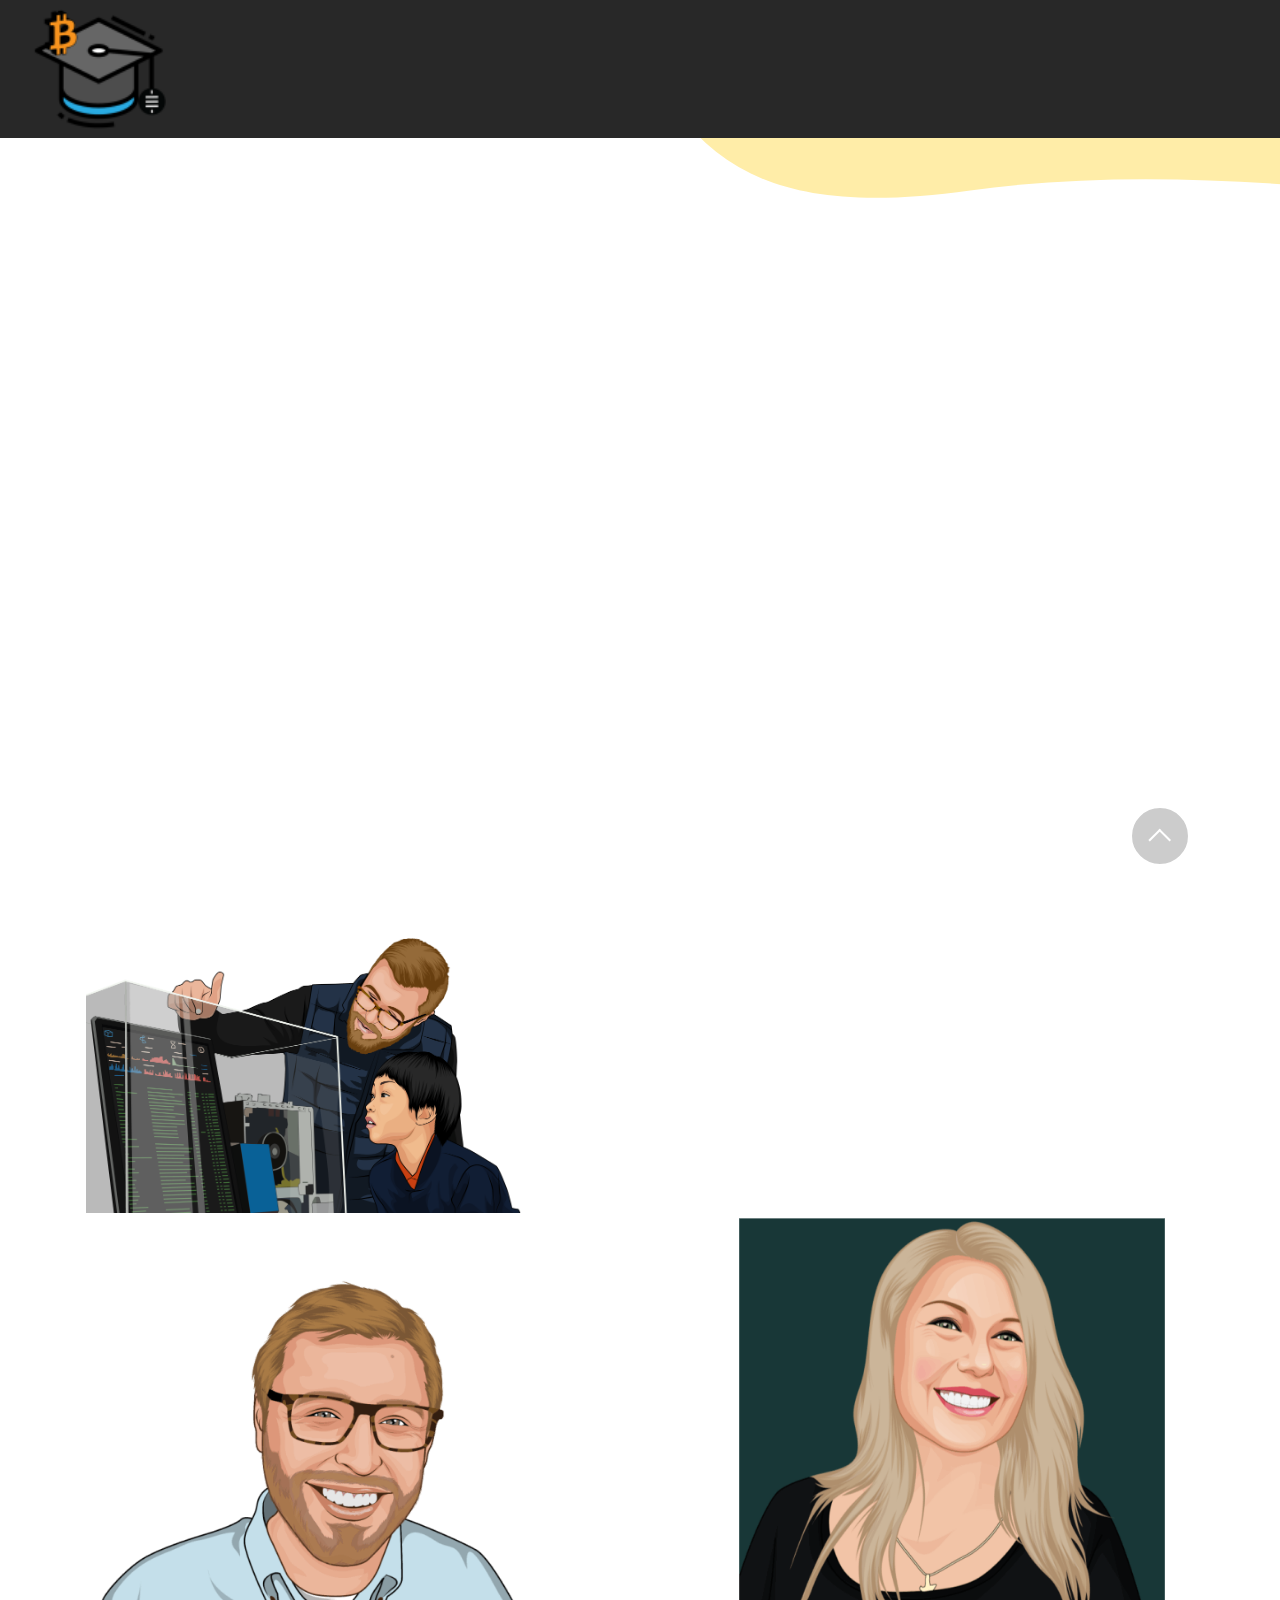
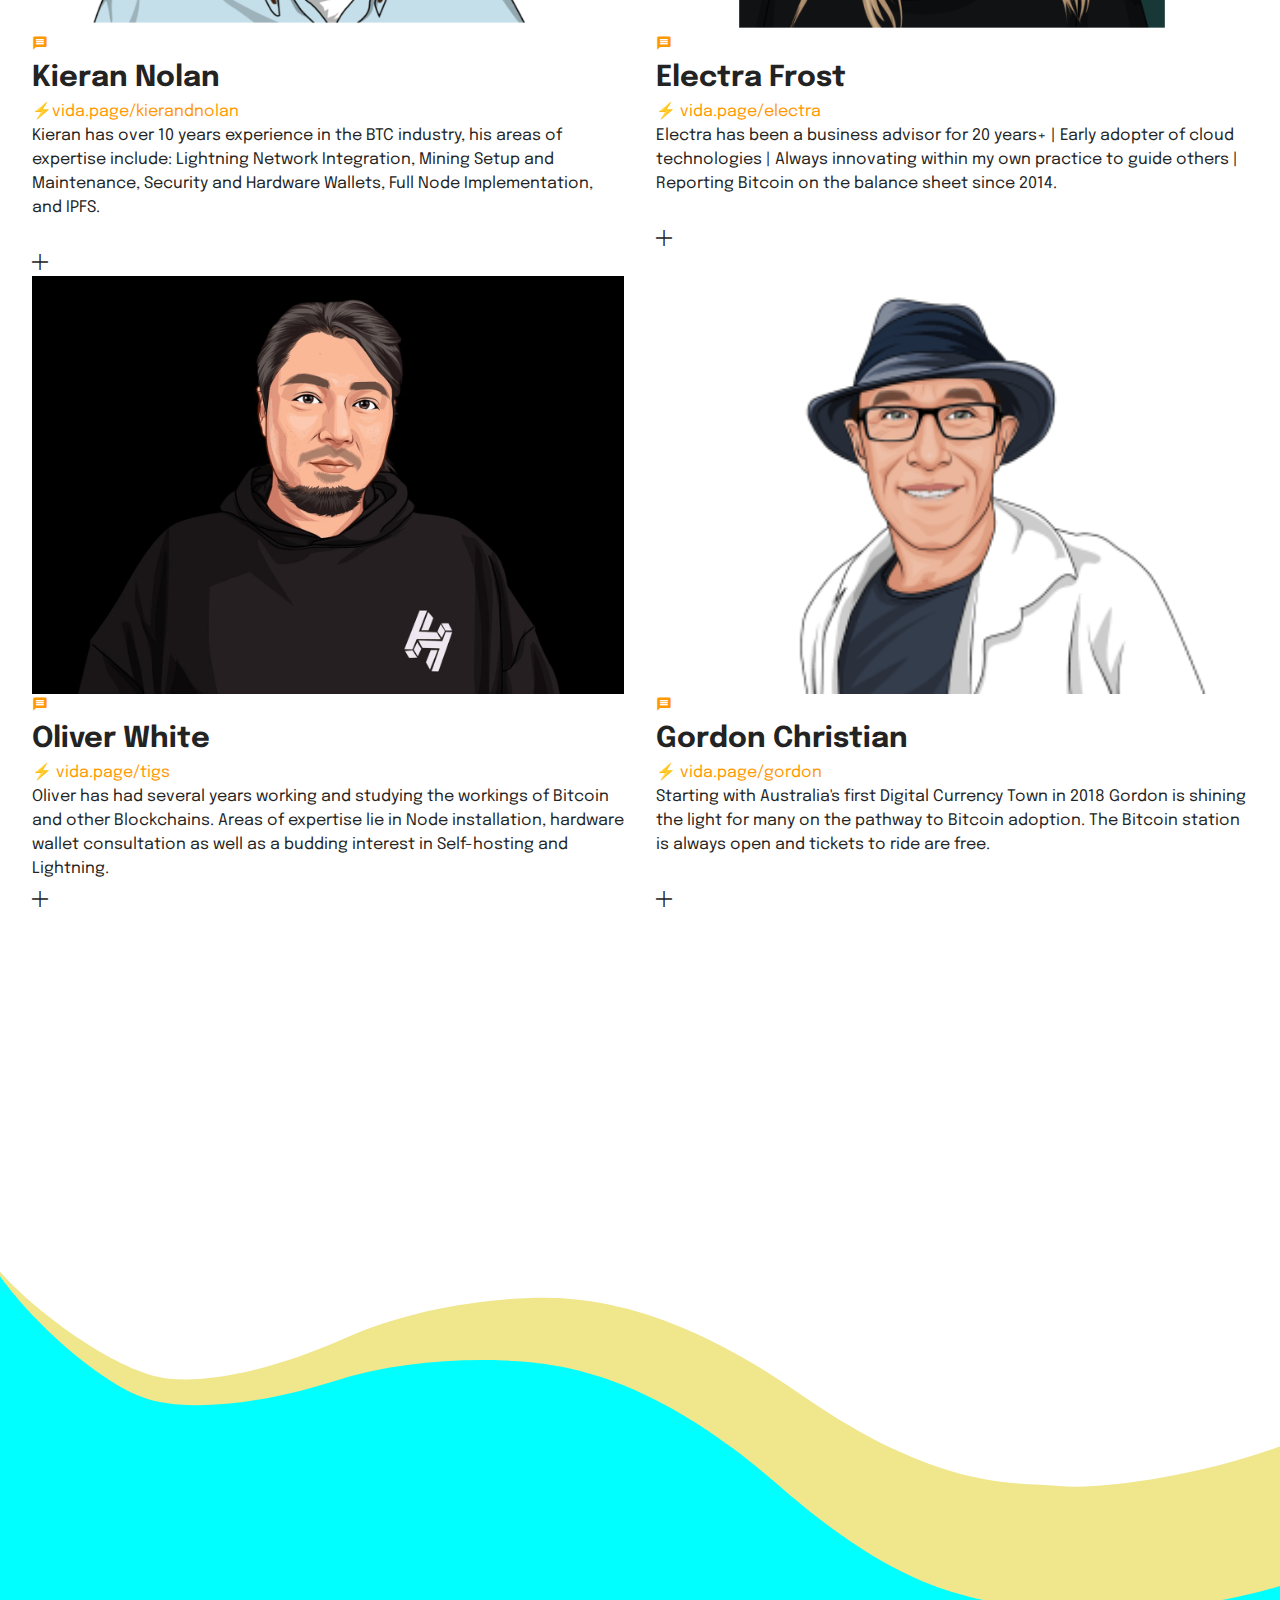
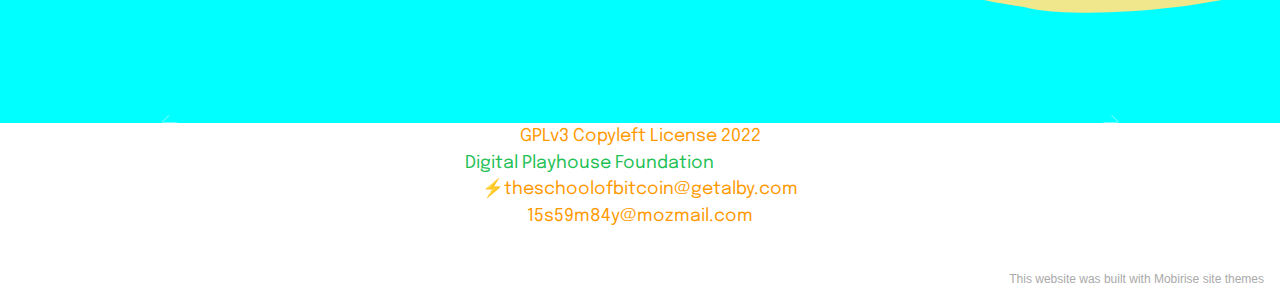
<file: mentors.html>
<!DOCTYPE html>
<html  >
<head>
  <!-- Site made with Mobirise Website Builder v5.3.10, https://mobirise.com -->
  <meta charset="UTF-8">
  <meta http-equiv="X-UA-Compatible" content="IE=edge">
  <meta name="generator" content="Mobirise v5.3.10, mobirise.com">
  <meta name="viewport" content="width=device-width, initial-scale=1, minimum-scale=1">
  <link rel="shortcut icon" href="assets/images/theschoolofbitcoin-96x89.png" type="image/x-icon">
  <meta name="description" content="">
  
  
  <title>mentors</title>
  <link rel="stylesheet" href="assets/FontAwesome/css/font-awesome.css">
  <link rel="stylesheet" href="assets/icon54-v2/style.css">
  <link rel="stylesheet" href="assets/icon54-v3/style.css">
  <link rel="stylesheet" href="assets/web/assets/mobirise-icons2/mobirise2.css">
  <link rel="stylesheet" href="assets/Material-Design-Icons/css/material.css">
  <link rel="stylesheet" href="assets/web/assets/mobirise-icons/mobirise-icons.css">
  <link rel="stylesheet" href="assets/tether/tether.min.css">
  <link rel="stylesheet" href="assets/bootstrap/css/bootstrap.min.css">
  <link rel="stylesheet" href="assets/bootstrap/css/bootstrap-grid.min.css">
  <link rel="stylesheet" href="assets/bootstrap/css/bootstrap-reboot.min.css">
  <link rel="stylesheet" href="assets/animatecss/animate.css">
  <link rel="stylesheet" href="assets/popup-overlay-plugin/style.css">
      <link rel="stylesheet" href="assets/dropdown/css/style.css">
  <link rel="stylesheet" href="assets/socicon/css/styles.css">
  <link rel="stylesheet" href="assets/theme/css/style.css">
  <link rel="preload" href="https://fonts.googleapis.com/css?family=Epilogue:100,200,300,400,500,600,700,800,900,100i,200i,300i,400i,500i,600i,700i,800i,900i&display=swap" as="style" onload="this.onload=null;this.rel='stylesheet'">
  <noscript><link rel="stylesheet" href="https://fonts.googleapis.com/css?family=Epilogue:100,200,300,400,500,600,700,800,900,100i,200i,300i,400i,500i,600i,700i,800i,900i&display=swap"></noscript>
  <link rel="preload" as="style" href="assets/mobirise/css/mbr-additional.css"><link rel="stylesheet" href="assets/mobirise/css/mbr-additional.css" type="text/css">
  
  
  
  
</head>
<body>
  
  <section data-bs-version="5.1" class="menu menu1 cid-tdpiG42M25" once="menu" id="menu1-2l">
    

    <nav class="navbar navbar-dropdown navbar-fixed-top collapsed">
        <div class="container-fluid">
            <div class="navbar-brand">
                <span class="navbar-logo">
                    <a href="index.html">
                        <img src="assets/images/theschoolofbitcoin-96x89.png" alt="" style="height: 8rem;">
                    </a>
                </span>
                
            </div>
            
            
        </div>
    </nav>
</section>

<section class="header1 cid-tpbuWbwOSh" id="header01-2r">
    
    
    <div class="svg-container">
        <svg xmlns="http://www.w3.org/2000/svg" viewBox="0 0 1600 900" width="1600" height="900" class="lottie__svg" preserveAspectRatio="none">
            <defs>
                <clipPath id="__lottie_element_56">
                    <rect width="1600" height="900" x="0" y="0"></rect>
                </clipPath>
            </defs>
            <g clip-path="url(#__lottie_element_56)">
                <g transform="matrix(1,0,0,1,1389.843017578125,-225.20799255371094)" opacity="1" style="display: block;">
                    <g opacity="1" transform="matrix(1,0,0,1,0,0)">
                        <path fill="rgb(255,237,168)" fill-opacity="1" d=" M-419.624755859375,415.6952209472656 C17.504684448242188,354.5908203125 503.072998046875,568.8040161132812 708.1630249023438,382.1440124511719 C913.2529907226562,195.4739990234375 407.1830139160156,25.333999633789062 407.1830139160156,-114.36599731445312 C407.1830139160156,-283.6960144042969 431.1730041503906,-345.0660095214844 316.9930114746094,-426.3559875488281 C146.18299865722656,-547.9760131835938 69.49299621582031,-405.5559997558594 -319.84698486328125,-361.5459899902344 C-641.4569702148438,-325.1860046386719 -1008.0747680664062,-305.5247802734375 -870.084716796875,-3.934781312942505 C-732.0947265625,297.65521240234375 -740.6259765625,460.5013732910156 -419.624755859375,415.6952209472656z">
                        </path>
                    </g>
                </g>
            </g>
        </svg>
    </div>
    <div class="container">
        <div class="row justify-content-center">
            <div class="col-12 col-md-12 col-lg-5 m-auto">
                <div class="image-wrapper md-pb">
                    <img class="w-100" src="assets/images/fo7200aefec47-1-2000x1414.png" alt="Mobirise">
                </div>
            </div>
            <div class="col-12 col-md-12 col-lg m-auto">
                <div class="text-wrapper align-left">
                    
                    
                    
                </div>
            </div>
        </div>
    </div>
</section>

<section class="teams1 cid-tpbuoG2uTE" id="team01-2n">
    
    


    
    <div class="container-fluid">
        <div class="row justify-content-center">
            <div class="col-12 card1 col-md-12 col-lg-6">
                <div class="card-wrap">
                    <div class="line"></div>
                    <div class="image-wrap">
                        <img src="assets/images/kieran-720x510.png" alt="">
                    </div>
                    <div class="content-wrap">
                        <a href="http://vida.page/kierandnolan" target="_blank"><span class="mbr-iconfont icon mdi-communication-message"></span></a>

                        <h5 class="mbr-section-title card-title mbr-fonts-style m-0 display-5"><strong>Kieran Nolan</strong></h5>
                        <h6 class="mbr-role mbr-fonts-style display-4"><a href="https://vida.page/kierandnolan" class="text-primary" target="_blank">⚡vida.page/kierandnolan</a><br>Kieran has over 10 years experience in the BTC industry, his areas of expertise include: Lightning Network Integration, Mining Setup and Maintenance, Security and Hardware Wallets, Full Node Implementation, and IPFS.<br><br></h6>

                        <span class="icon-plus mobi-mbri-plus mobi-mbri"></span>
                    </div>
                </div>
            </div>

            <div class="col-12 card2 col-md-12 col-lg-6">
                <div class="card-wrap">
                    <div class="line"></div>
                    <div class="image-wrap">
                        <img src="assets/images/electra-720x510.png" alt="">
                    </div>
                    <div class="content-wrap">
                        <a href="http://vida.page/electra" target="_blank"><span class="mbr-iconfont icon mdi-communication-message"></span></a>

                        <h5 class="mbr-section-title card-title mbr-fonts-style m-0 display-5"><strong>Electra Frost</strong></h5>
                        <h6 class="mbr-role mbr-fonts-style display-4"><a href="http://vida.page/electra" class="text-primary" target="_blank">⚡ vida.page/electra</a><br>Electra has been a business advisor for 20 years+ | Early adopter of cloud technologies | Always innovating within my own practice to guide others | Reporting Bitcoin on the balance sheet since 2014.
<div><br></div></h6>

                        <span class="icon-plus mobi-mbri-plus mobi-mbri"></span>
                    </div>
                </div>
            </div>

            <div class="col-12 card3 col-md-12 col-lg-6">
                <div class="card-wrap">
                    <div class="line"></div>
                    <div class="image-wrap">
                        <img src="assets/images/oliwhite159-img-1237-2-720x509.png" alt="">
                    </div>
                    <div class="content-wrap">
                        <a href="http://vida.page/tigs" target="_blank"><span class="mbr-iconfont icon mdi-communication-message"></span></a>

                        <h5 class="mbr-section-title card-title mbr-fonts-style m-0 display-5"><strong>Oliver White</strong><strong><br></strong></h5>
                        <h6 class="mbr-role mbr-fonts-style display-4"><a href="http://vida.page/tigs" class="text-primary" target="_blank">⚡ vida.page/tigs</a><br>Oliver has had several years working and studying the workings of Bitcoin and other Blockchains. Areas of expertise lie in Node installation, hardware wallet consultation as well as a budding interest in Self-hosting and Lightning.</h6>

                        <span class="icon-plus mobi-mbri-plus mobi-mbri"></span>
                    </div>
                </div>
            </div>

            <div class="col-12 card4 col-md-12 col-lg-6">
                <div class="card-wrap">
                    <div class="line"></div>
                    <div class="image-wrap">
                        <img src="assets/images/gordon-fo213e2649f86-300x212.png" alt="">
                    </div>
                    <div class="content-wrap">
                        <a href="http://vida.page/gordon" target="_blank"><span class="mbr-iconfont icon mdi-communication-message"></span></a>

                        <h5 class="mbr-section-title card-title mbr-fonts-style m-0 display-5"><strong>Gordon Christian</strong></h5>
                        <h6 class="mbr-role mbr-fonts-style display-4"><a href="http://vida.page/gordon" class="text-primary" target="_blank">⚡ vida.page/gordon</a><div>Starting with Australia's first Digital Currency Town in 2018 Gordon is shining the light for many on the pathway to Bitcoin adoption. The Bitcoin station is always open and tickets to ride are free. 
</div><div><br></div></h6>

                        <span class="icon-plus mobi-mbri-plus mobi-mbri"></span>
                    </div>
                </div>
            </div>


        </div>
    </div>
</section>

<section class="clients cid-tpbF4S8iWG" id="clients01-2s">
    

    

    <svg xmlns="http://www.w3.org/2000/svg" xmlns:xlink="http://www.w3.org/1999/xlink" width="1380px" height="810px" viewBox="0 -8.992806499463768e-14 1380 810" preserveAspectRatio="xMidYMid meet">
        <rect id="svgEditorBackground" x="0" y="0" width="1380" height="810" style="fill: none; stroke: none;"></rect>
        <defs id="svgEditorDefs">
            <polygon id="svgEditorShapeDefs" style="fill:khaki;stroke:black;vector-effect:non-scaling-stroke;stroke-width:1px;"></polygon>
            <path id="svgEditorClosePathDefs" style="stroke:black;stroke-width:1px;fill:khaki;"></path>
        </defs>
        <path d="M15083.791600683318,645.6720847341486c496.6000000000058,747.7999999999951,1953.3704016668416,1862.6734725832403,2751.999999999978,1967.9999999999955s1884.300000000003,-198.89999999999964,2718.7056474818382,-552.6365690040448s1746.4898225846773,-519.9524548776521,2593.2943525181545,-567.3634309959566s2251,-23.399999999999636,4384,1520.0000000000032s3205.199999999997,1437.2000000000025,4047.9999999999854,1520.0000000000018s3305.000000000029,-270.2999999999993,4640.000000000029,-1152s74.60000000000582,3328.3000000000065,32,3792.0000000000073s-19509.4,4591.000000000004,-21087.999999999993,-128.00000000000182s-1679.5999999999913,-6358.300000000001,-80,-6400Z" style="stroke:black;fill:khaki;stroke-width:0px;" id="e12_areaS3" transform="matrix(0.0650006 -0.00123765 0.00123765 0.0650006 -995.543 317.589)"></path>
        <path d="M12434.469938292996,-979.2324603008726c496.600000000004,747.8000000000001,1953.3704016668398,1862.673472583247,2752.000000000018,1967.9999999999995s1884.2999999999865,-198.90000000000055,2718.7056474818364,-552.6365690040473s1746.4898225846846,-519.9524548776479,2593.2943525181618,-567.3634309959524s2251,-23.400000000001455,4384,1520s3205.199999999997,1437.1999999999962,4048,1519.9999999999955s3304.9999999999927,-270.3000000000011,4640,-1151.9999999999955s74.60000000000582,3328.3,32,3791.9999999999955s-19509.400000000023,4590.999999999997,-21088.000000000015,-127.99999999999818s-1679.5999999999985,-6358.300000000008,-80,-6400.0000000000055Z" style="stroke:black;fill:aqua;stroke-width:0px;" id="e19_areaS3" transform="matrix(0.0647268 0.00608646 -0.00608646 0.0647268 -823.261 331.266)"></path><text dy="-0.5em" style="fill:black;font-family:Arial;font-size:20px;" id="e14_texte" transform="matrix(0.0640454 0 0 0.0640454 -832.187 329.878)">
            <textPath id="e13_textPath" xlink:href="#e12_areaS3">T</textPath>
        </text>
    </svg>


    

    <div class="container">
        <div class="carousel slide" data-ride="carousel" role="listbox">
            <div class="carousel-inner" data-visible="5">
                
                
                
                
                
            <div class="carousel-item ">
                    <div class="media-container-row">
                        <div class="col-md-12">
                            <div class="wrap-img ">
                                <a href="https://www.theage.com.au/national/victoria/a-gifted-boy-left-singapore-to-enrol-in-this-public-school-20170803-gxoger.html" target="_blank"><img src="assets/images/1-240x114.png" class="img-responsive clients-img" alt=""></a>
                            </div>
                        </div>
                    </div>
                </div><div class="carousel-item ">
                    <div class="media-container-row">
                        <div class="col-md-12">
                            <div class="wrap-img ">
                                <a href="https://micky.com.au/bitcoin-school-is-this-a-glimpse-into-the-future/" target="_blank"><img src="assets/images/5-325x155.png" class="img-responsive clients-img" alt=""></a>
                            </div>
                        </div>
                    </div>
                </div><div class="carousel-item ">
                    <div class="media-container-row">
                        <div class="col-md-12">
                            <div class="wrap-img ">
                                <a href="https://bravenewcoin.com/insights/podcasts/the-school-of-bitcoin-teaching-the-next-generation" target="_blank"><img src="assets/images/2-325x155.png" class="img-responsive clients-img" alt=""></a>
                            </div>
                        </div>
                    </div>
                </div><div class="carousel-item ">
                    <div class="media-container-row">
                        <div class="col-md-12">
                            <div class="wrap-img ">
                                <a href="https://bitcoinaggregated.com/" target="_blank"><img src="assets/images/3-2-325x155.png" class="img-responsive clients-img" alt=""></a>
                            </div>
                        </div>
                    </div>
                </div><div class="carousel-item ">
                    <div class="media-container-row">
                        <div class="col-md-12">
                            <div class="wrap-img ">
                                <a href="https://youtu.be/Z5fuBi0AQ9o" target="_blank"><img src="assets/images/4-1-325x155.png" class="img-responsive clients-img" alt=""></a>
                            </div>
                        </div>
                    </div>
                </div><div class="carousel-item ">
                    <div class="media-container-row">
                        <div class="col-md-12">
                            <div class="wrap-img ">
                                <a href="https://www.digitalplayhouse.com.au/" target="_blank"><img src="assets/images/6.-325x155.png" class="img-responsive clients-img" alt=""></a>
                            </div>
                        </div>
                    </div>
                </div><div class="carousel-item ">
                    <div class="media-container-row">
                        <div class="col-md-12">
                            <div class="wrap-img ">
                                <a href="https://stacks.org/" target="_blank"><img src="assets/images/7-314x150.png" class="img-responsive clients-img" alt=""></a>
                            </div>
                        </div>
                    </div>
                </div><div class="carousel-item ">
                    <div class="media-container-row">
                        <div class="col-md-12">
                            <div class="wrap-img ">
                                <a href="https://www.walletofsatoshi.com/" target="_blank"><img src="assets/images/8-1-325x155.png" class="img-responsive clients-img" alt=""></a>
                            </div>
                        </div>
                    </div>
                </div><div class="carousel-item ">
                    <div class="media-container-row">
                        <div class="col-md-12">
                            <div class="wrap-img ">
                                <a href="http://www.btcma.org" target="_blank"><img src="assets/images/adfgdafdfhdhafghfghfrgh-325x155.png" class="img-responsive clients-img" alt=""></a>
                            </div>
                        </div>
                    </div>
                </div></div>
            <div class="carousel-controls">
                <a data-app-prevent-settings="" class="carousel-control carousel-control-prev" role="button" data-slide="prev">
                    <span aria-hidden="true" class="mbri-left mbr-iconfont"></span>
                    <span class="sr-only">Previous</span>
                </a>
                <a data-app-prevent-settings="" class="carousel-control carousel-control-next" role="button" data-slide="next">
                    <span aria-hidden="true" class="mbri-right mbr-iconfont"></span>
                    <span class="sr-only">Next</span>
                </a>
            </div>
        </div>
    </div>
</section>

<section class="footer7 cid-tpbtxJVmnL" once="footers" id="footer7-2m">

    

    

    <div class="container">
        <div class="media-container-row align-center mbr-white">
            <div class="col-12">
                <p class="mbr-text mb-0 mbr-fonts-style display-7">
                    <a href="https://www.gnu.org/licenses/gpl-3.0.en.html" class="text-primary" target="_blank">GPLv3 Copyleft License 2022</a><br>A <a href="https://www.digitalplayhouse.org.au/" class="text-info" target="_blank">Digital Playhouse Foundation</a> Open Project<br><a href="https://getalby.com/p/theschoolofbitcoin" class="text-primary" target="_blank">⚡️theschoolofbitcoin@getalby.com</a><br><a href="mailto:15s59m84y@mozmail.com" class="text-primary">15s59m84y@mozmail.com<br></a><br></p>
            </div>
        </div>
    </div>
</section><section style="background-color: #fff; font-family: -apple-system, BlinkMacSystemFont, 'Segoe UI', 'Roboto', 'Helvetica Neue', Arial, sans-serif; color:#aaa; font-size:12px; padding: 0; align-items: center; display: flex;"><a href="https://mobirise.site/f" style="flex: 1 1; height: 3rem; padding-left: 1rem;"></a><p style="flex: 0 0 auto; margin:0; padding-right:1rem;"><a href="https://mobirise.site/q" style="color:#aaa;">This website</a> was built with Mobirise site themes</p></section>  
  
 <div id="scrollToTop" class="scrollToTop mbr-arrow-up"><a style="text-align: center;"><i class="mbr-arrow-up-icon mbr-arrow-up-icon-cm cm-icon cm-icon-smallarrow-up"></i></a></div>
    <input name="animation" type="hidden">
  </body>
</html>
</file>
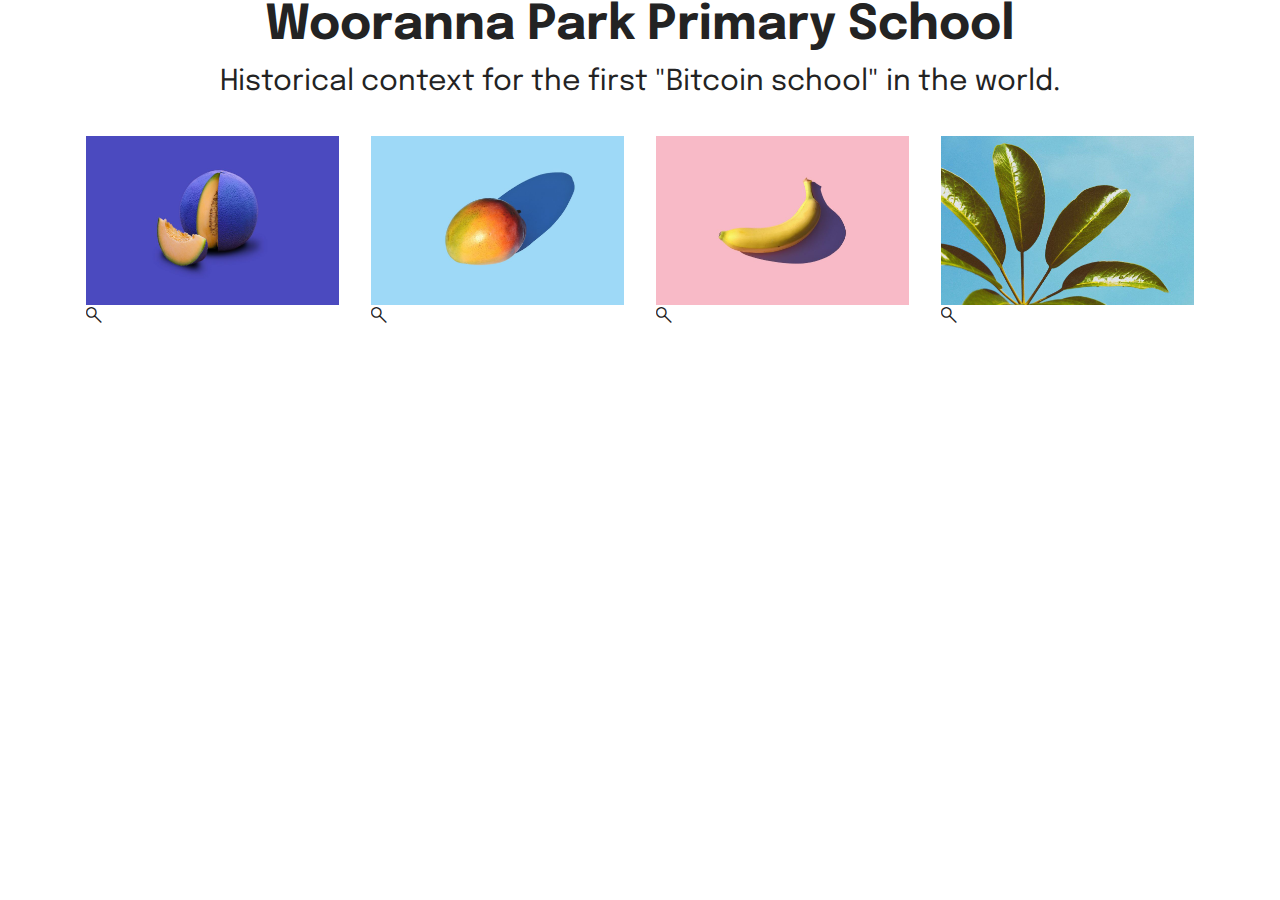
<file: page1.html>
<!DOCTYPE html>
<html  >
<head>
  
  <meta charset="UTF-8">
  <meta http-equiv="X-UA-Compatible" content="IE=edge">
  
  <meta name="viewport" content="width=device-width, initial-scale=1, minimum-scale=1">
  <link rel="shortcut icon" href="assets/images/thebitcoinschool-icon-180x135.png" type="image/x-icon">
  <meta name="description" content="">
  
  
  <title>wooranna</title>
  <link rel="stylesheet" href="assets/web/assets/mobirise-icons2/mobirise2.css">
  <link rel="stylesheet" href="assets/tether/tether.min.css">
  <link rel="stylesheet" href="assets/bootstrap/css/bootstrap.min.css">
  <link rel="stylesheet" href="assets/bootstrap/css/bootstrap-grid.min.css">
  <link rel="stylesheet" href="assets/bootstrap/css/bootstrap-reboot.min.css">
  <link rel="stylesheet" href="assets/animatecss/animate.css">
  <link rel="stylesheet" href="assets/theme/css/style.css">
  <link rel="preload" href="https://fonts.googleapis.com/css?family=Epilogue:100,200,300,400,500,600,700,800,900,100i,200i,300i,400i,500i,600i,700i,800i,900i&display=swap" as="style" onload="this.onload=null;this.rel='stylesheet'">
  <noscript><link rel="stylesheet" href="https://fonts.googleapis.com/css?family=Epilogue:100,200,300,400,500,600,700,800,900,100i,200i,300i,400i,500i,600i,700i,800i,900i&display=swap"></noscript>
  <link rel="preload" as="style" href="assets/mobirise/css/mbr-additional.css"><link rel="stylesheet" href="assets/mobirise/css/mbr-additional.css" type="text/css">
  
  
  
  
</head>
<body>
  
  <section class="gallery4 mbr-gallery cid-sRC8cWxaSd" id="gallery4-7">
    

    

    <div class="container">
        <div class="mbr-section-head">
            <h3 class="mbr-section-title mbr-fonts-style align-center m-0 display-2"><strong>Wooranna Park Primary School</strong></h3>
            <h4 class="mbr-section-subtitle mbr-fonts-style align-center mb-0 mt-2 display-5">Historical context for the first "Bitcoin school" in the world.</h4>
        </div>
        <div class="row mbr-gallery mt-4">
            <div class="col-12 col-md-6 col-lg-3 item gallery-image">
                <div class="item-wrapper" data-toggle="modal" data-target="#sXo3pqd23j-modal">
                    <img class="w-100" src="assets/images/features1.jpg" alt="" data-slide-to="0" data-target="#lb-sXo3pqd23j">
                    <div class="icon-wrapper">
                        <span class="mobi-mbri mobi-mbri-search mbr-iconfont mbr-iconfont-btn"></span>
                    </div>
                </div>
                
            </div>
            <div class="col-12 col-md-6 col-lg-3 item gallery-image">
                <div class="item-wrapper" data-toggle="modal" data-target="#sXo3pqd23j-modal">
                    <img class="w-100" src="assets/images/features2.jpg" alt="" data-slide-to="1" data-target="#lb-sXo3pqd23j">
                    <div class="icon-wrapper">
                        <span class="mobi-mbri mobi-mbri-search mbr-iconfont mbr-iconfont-btn"></span>
                    </div>
                </div>
                
            </div>
            <div class="col-12 col-md-6 col-lg-3 item gallery-image">
                <div class="item-wrapper" data-toggle="modal" data-target="#sXo3pqd23j-modal">
                    <img class="w-100" src="assets/images/features3.jpg" alt="" data-slide-to="2" data-target="#lb-sXo3pqd23j">
                    <div class="icon-wrapper">
                        <span class="mobi-mbri mobi-mbri-search mbr-iconfont mbr-iconfont-btn"></span>
                    </div>
                </div>
                
            </div>
            <div class="col-12 col-md-6 col-lg-3 item gallery-image">
                <div class="item-wrapper" data-toggle="modal" data-target="#sXo3pqd23j-modal">
                    <img class="w-100" src="assets/images/features4.jpg" alt="" data-slide-to="3" data-target="#lb-sXo3pqd23j">
                    <div class="icon-wrapper">
                        <span class="mobi-mbri mobi-mbri-search mbr-iconfont mbr-iconfont-btn"></span>
                    </div>
                </div>
                
            </div>
        </div>

        <div class="modal mbr-slider" tabindex="-1" role="dialog" aria-hidden="true" id="sXo3pqd23j-modal">
            <div class="modal-dialog" role="document">
                <div class="modal-content">
                    <div class="modal-body">
                        <div class="carousel slide" id="lb-sXo3pqd23j" data-interval="5000">
                            <div class="carousel-inner">
                                <div class="carousel-item active">
                                    <img class="d-block w-100" src="assets/images/features1.jpg" alt="">
                                </div>
                                <div class="carousel-item">
                                    <img class="d-block w-100" src="assets/images/features2.jpg" alt="">
                                </div>
                                <div class="carousel-item">
                                    <img class="d-block w-100" src="assets/images/features3.jpg" alt="">
                                </div>
                                <div class="carousel-item">
                                    <img class="d-block w-100" src="assets/images/features4.jpg" alt="">
                                </div>
                            </div>
                            <ol class="carousel-indicators">
                                <li data-slide-to="0" class="active" data-target="#lb-sXo3pqd23j"></li>
                                <li data-slide-to="1" data-target="#lb-sXo3pqd23j"></li>
                                <li data-slide-to="2" data-target="#lb-sXo3pqd23j"></li>
                                <li data-slide-to="3" data-target="#lb-sXo3pqd23j"></li>
                            </ol>
                            <a role="button" href="" class="close" data-dismiss="modal" aria-label="Close">
                            </a>
                            <a class="carousel-control-prev carousel-control" role="button" data-slide="prev" href="#lb-sXo3pqd23j">
                                <span class="mobi-mbri mobi-mbri-arrow-prev" aria-hidden="true"></span>
                                <span class="sr-only">Previous</span>
                            </a>
                            <a class="carousel-control-next carousel-control" role="button" data-slide="next" href="#lb-sXo3pqd23j">
                                <span class="mobi-mbri mobi-mbri-arrow-next" aria-hidden="true"></span>
                                <span class="sr-only">Next</span>
                            </a>
                        </div>
                    </div>
                </div>
            </div>
        </div>
    </div>
</section>


<script src="assets/web/assets/jquery/jquery.min.js"></script>
  <script src="assets/popper/popper.min.js"></script>
  <script src="assets/tether/tether.min.js"></script>
  <script src="assets/bootstrap/js/bootstrap.min.js"></script>
  <script src="assets/smoothscroll/smooth-scroll.js"></script>
  <script src="assets/viewportchecker/jquery.viewportchecker.js"></script>
  <script src="assets/theme/js/script.js"></script>
  
  
  
 <div id="scrollToTop" class="scrollToTop mbr-arrow-up"><a style="text-align: center;"><i class="mbr-arrow-up-icon mbr-arrow-up-icon-cm cm-icon cm-icon-smallarrow-up"></i></a></div>
    <input name="animation" type="hidden">
  </body>
</html>
</file>
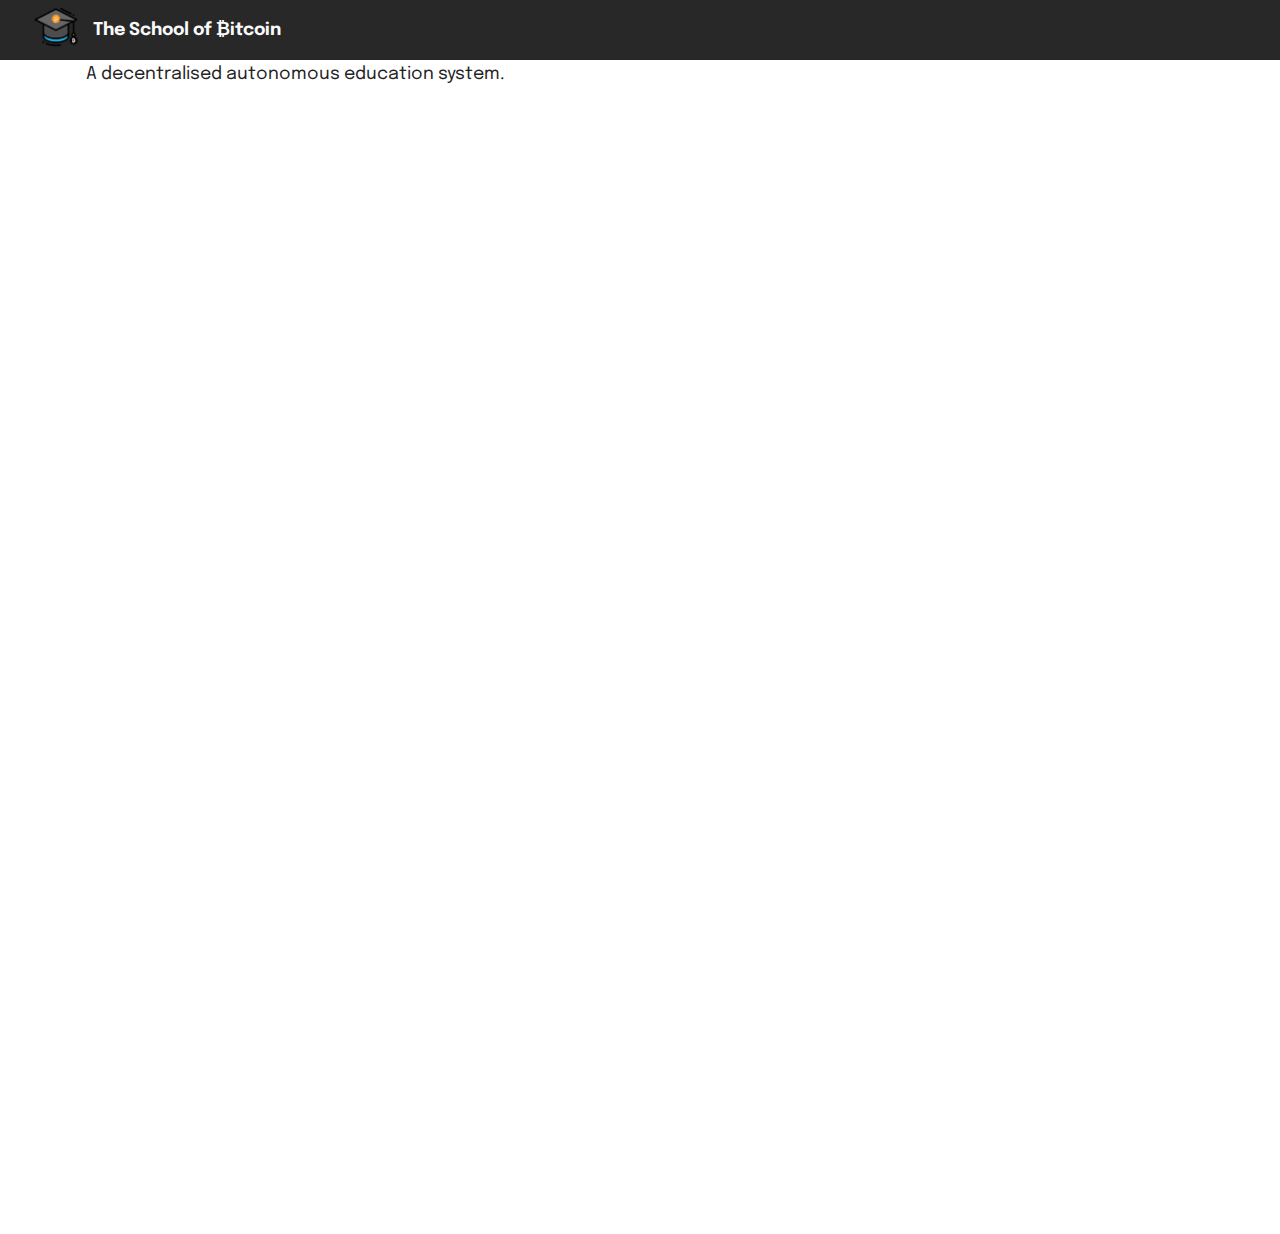
<file: page2.html>
<!DOCTYPE html>
<html  >
<head>
  
  <meta charset="UTF-8">
  <meta http-equiv="X-UA-Compatible" content="IE=edge">
  
  <meta name="viewport" content="width=device-width, initial-scale=1, minimum-scale=1">
  <link rel="shortcut icon" href="assets/images/smaller-thebitcoinschool-icon-341x243.png" type="image/x-icon">
  <meta name="description" content="">
  
  
  <title>DAES</title>
  <link rel="stylesheet" href="assets/web/assets/mobirise-icons2/mobirise2.css">
  <link rel="stylesheet" href="assets/FontAwesome/css/font-awesome.css">
  <link rel="stylesheet" href="assets/icon54-v2/style.css">
  <link rel="stylesheet" href="assets/icon54-v3/style.css">
  <link rel="stylesheet" href="assets/iconsMind/style.css">
  <link rel="stylesheet" href="assets/tether/tether.min.css">
  <link rel="stylesheet" href="assets/bootstrap/css/bootstrap.min.css">
  <link rel="stylesheet" href="assets/bootstrap/css/bootstrap-grid.min.css">
  <link rel="stylesheet" href="assets/bootstrap/css/bootstrap-reboot.min.css">
  <link rel="stylesheet" href="assets/animatecss/animate.css">
  <link rel="stylesheet" href="assets/dropdown/css/style.css">
  <link rel="stylesheet" href="assets/socicon/css/styles.css">
  <link rel="stylesheet" href="assets/theme/css/style.css">
  <link rel="preload" href="https://fonts.googleapis.com/css?family=Epilogue:100,200,300,400,500,600,700,800,900,100i,200i,300i,400i,500i,600i,700i,800i,900i&display=swap" as="style" onload="this.onload=null;this.rel='stylesheet'">
  <noscript><link rel="stylesheet" href="https://fonts.googleapis.com/css?family=Epilogue:100,200,300,400,500,600,700,800,900,100i,200i,300i,400i,500i,600i,700i,800i,900i&display=swap"></noscript>
  <link rel="preload" as="style" href="assets/mobirise/css/mbr-additional.css"><link rel="stylesheet" href="assets/mobirise/css/mbr-additional.css" type="text/css">
  
  
  
  
</head>
<body>
  
  <section data-bs-version="5.1" class="menu menu1 cid-sYxxvlLIRv" once="menu" id="menu1-1f">
    

    <nav class="navbar navbar-dropdown navbar-expand-lg">
        <div class="container-fluid">
            <div class="navbar-brand">
                <span class="navbar-logo">
                    <a href="index.html">
                        <img src="assets/images/smaller-thebitcoinschool-icon-341x243.png" alt="" style="height: 3rem;">
                    </a>
                </span>
                <span class="navbar-caption-wrap"><a class="navbar-caption text-white display-7" href="#">The School of ₿itcoin</a></span>
            </div>
            
            
        </div>
    </nav>
</section>

<section class="video2 cid-t7tTf6kpWC" id="video2-1i">
    
    
    <div class="container">
        <div class="mbr-section-head">
            <h4 class="mbr-section-title mbr-fonts-style mb-0 display-2">
                <strong>DAES</strong></h4>
            <h5 class="mbr-section-subtitle mbr-fonts-style mb-0 mt-2 display-7">A decentralised autonomous education system.</h5>
        </div>
        <div class="row justify-content-center mt-4">
            <div class="col-12 col-md-10 video-block">
                <div class="video-wrapper"><iframe class="mbr-embedded-video" src="https://www.youtube.com/embed/hNxNwY8R9SE?rel=0&amp;amp;showinfo=0&amp;autoplay=0&amp;loop=0" width="800" height="600" frameborder="0" allowfullscreen></iframe></div>
                <p class="mbr-text pt-2 mbr-fonts-style display-4"></p>
            </div>
        </div>
    </div>
</section>

<div id="custom-html-1g"><iframe width="768" height="432" src="https://miro.com/app/live-embed/uXjVOLl4TIQ=/?moveToViewport=-6388,-2454,12525,5603" frameborder="0" scrolling="no" allowfullscreen=""></iframe></div>

<section class="footer7 cid-sZOBggxkva mbr-reveal" once="footers" id="footer7-1e">

    

    

    <div class="container">
        <div class="media-container-row align-center mbr-white">
            <div class="col-12">
                <p class="mbr-text mb-0 mbr-fonts-style display-7"><a href="https://www.digitalplayhouse.com.au/" class="text-primary" target="_blank"></a><a href="https://www.digitalplayhouse.com.au/digital-playhouse-foundation" class="text-primary" target="_blank"><strong>A&nbsp;DIGITAL PLAYHOUSE FOUNDATION LTD
Project</strong></a><br></p><p><a href="https://www.gnu.org/licenses/gpl-3.0.en.html" class="text-primary" target="_blank"><strong>GPLv3 Copyleft&nbsp;License</strong></a></p><p></p>
            </div>
        </div>
    </div>
</section>


<script src="assets/web/assets/jquery/jquery.min.js"></script>
  <script src="assets/popper/popper.min.js"></script>
  <script src="assets/tether/tether.min.js"></script>
  <script src="assets/bootstrap/js/bootstrap.min.js"></script>
  <script src="assets/smoothscroll/smooth-scroll.js"></script>
  <script src="assets/viewportchecker/jquery.viewportchecker.js"></script>
  <script src="assets/playervimeo/vimeo_player.js"></script>
  <script src="assets/dropdown/js/nav-dropdown.js"></script>
  <script src="assets/dropdown/js/navbar-dropdown.js"></script>
  <script src="assets/touchswipe/jquery.touch-swipe.min.js"></script>
  <script src="assets/theme/js/script.js"></script>
  
  
  
 <div id="scrollToTop" class="scrollToTop mbr-arrow-up"><a style="text-align: center;"><i class="mbr-arrow-up-icon mbr-arrow-up-icon-cm cm-icon cm-icon-smallarrow-up"></i></a></div>
    <input name="animation" type="hidden">
  </body>
</html>
</file>
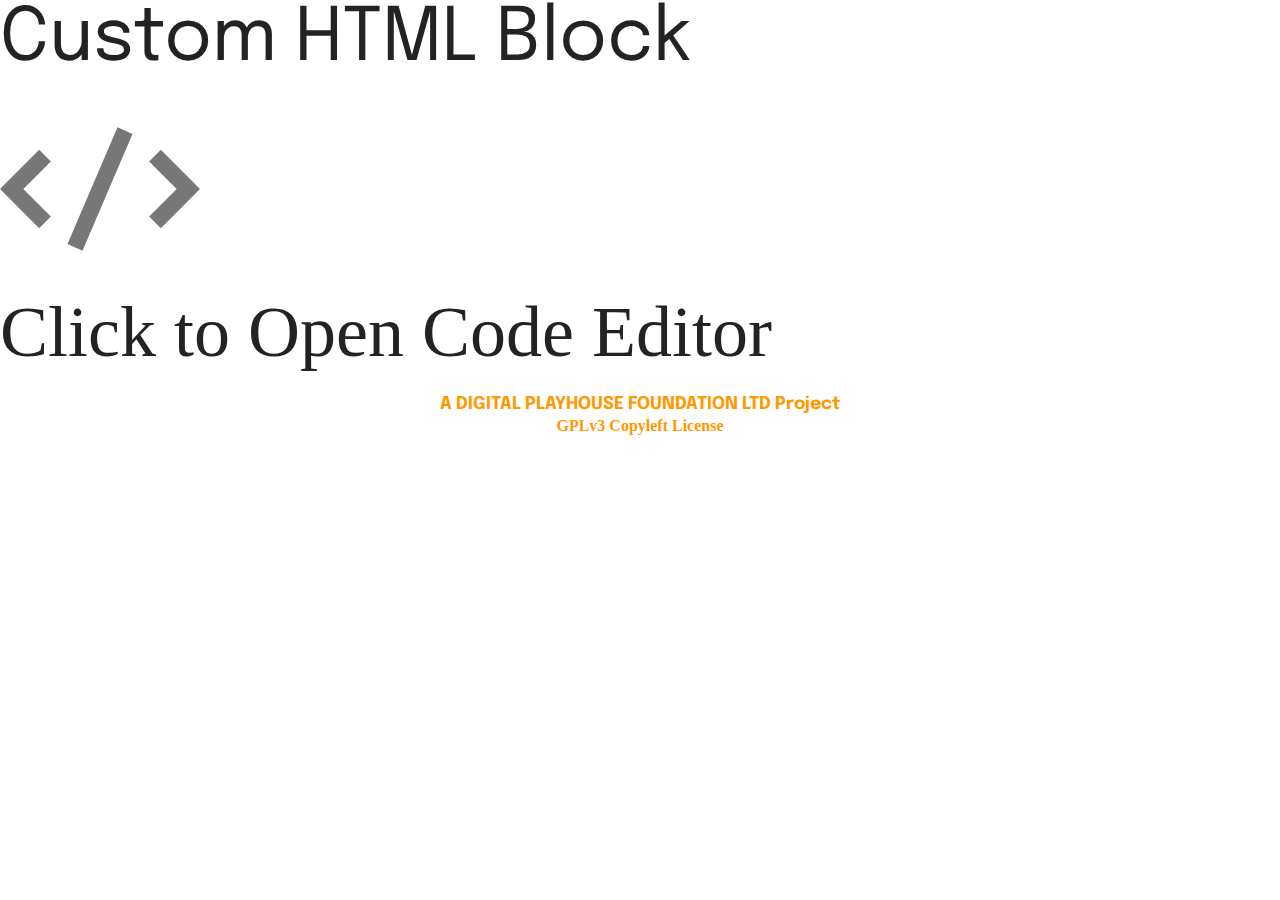
<file: page3.html>
<!DOCTYPE html>
<html  >
<head>
  
  <meta charset="UTF-8">
  <meta http-equiv="X-UA-Compatible" content="IE=edge">
  
  <meta name="viewport" content="width=device-width, initial-scale=1, minimum-scale=1">
  <link rel="shortcut icon" href="assets/images/smaller-thebitcoinschool-icon-341x243-128x128.png" type="image/x-icon">
  <meta name="description" content="">
  
  
  <title>Page 3</title>
  <link rel="stylesheet" href="assets/tether/tether.min.css">
  <link rel="stylesheet" href="assets/bootstrap/css/bootstrap.min.css">
  <link rel="stylesheet" href="assets/bootstrap/css/bootstrap-grid.min.css">
  <link rel="stylesheet" href="assets/bootstrap/css/bootstrap-reboot.min.css">
  <link rel="stylesheet" href="assets/animatecss/animate.css">
    <link rel="stylesheet" href="assets/theme/css/style.css">
  <link rel="preload" href="https://fonts.googleapis.com/css?family=Epilogue:100,200,300,400,500,600,700,800,900,100i,200i,300i,400i,500i,600i,700i,800i,900i&display=swap" as="style" onload="this.onload=null;this.rel='stylesheet'">
  <noscript><link rel="stylesheet" href="https://fonts.googleapis.com/css?family=Epilogue:100,200,300,400,500,600,700,800,900,100i,200i,300i,400i,500i,600i,700i,800i,900i&display=swap"></noscript>
  <link rel="preload" as="style" href="assets/mobirise/css/mbr-additional.css"><link rel="stylesheet" href="assets/mobirise/css/mbr-additional.css" type="text/css">
  
  
  
  
</head>
<body>
  
  <div id="custom-html-1q"><!-- Type valid HTML here -->

<div>
    <h1 class="display-1">Custom HTML Block</h1>
    <svg xmlns="http://www.w3.org/2000/svg" viewBox="0 0 24 24" fill="#777" width="200" height="200"><path d="M6.1 8.7L2.8 12l3.3 3.3-1.4 1.4L0 12l4.7-4.7 1.4 1.4zm13.2-1.4l-1.4 1.4 3.3 3.3-3.3 3.3 1.4 1.4L24 12l-4.7-4.7zM8.1 18.6l1.8.8 6-14-1.8-.8-6 14z"></path></svg>
    <p class="display-3">Click to Open Code Editor</p>
</div></div>

<section class="footer7 cid-sZOBggxkva mbr-reveal" once="footers" id="footer7-1p">

    

    

    <div class="container">
        <div class="media-container-row align-center mbr-white">
            <div class="col-12">
                <p class="mbr-text mb-0 mbr-fonts-style display-7"><a href="https://www.digitalplayhouse.com.au/" class="text-primary" target="_blank"></a><a href="https://www.digitalplayhouse.com.au/digital-playhouse-foundation" class="text-primary" target="_blank"><strong>A&nbsp;DIGITAL PLAYHOUSE FOUNDATION LTD
Project</strong></a><br></p><p><a href="https://www.gnu.org/licenses/gpl-3.0.en.html" class="text-primary" target="_blank"><strong>GPLv3 Copyleft&nbsp;License</strong></a></p><p></p>
            </div>
        </div>
    </div>
</section>


<script src="assets/web/assets/jquery/jquery.min.js"></script>
  <script src="assets/popper/popper.min.js"></script>
  <script src="assets/tether/tether.min.js"></script>
  <script src="assets/bootstrap/js/bootstrap.min.js"></script>
  <script src="assets/smoothscroll/smooth-scroll.js"></script>
  <script src="assets/viewportchecker/jquery.viewportchecker.js"></script>
      <script src="assets/theme/js/script.js"></script>
    
  
 <div id="scrollToTop" class="scrollToTop mbr-arrow-up"><a style="text-align: center;"><i class="mbr-arrow-up-icon mbr-arrow-up-icon-cm cm-icon cm-icon-smallarrow-up"></i></a></div>
    <input name="animation" type="hidden">
  </body>
</html>
</file>
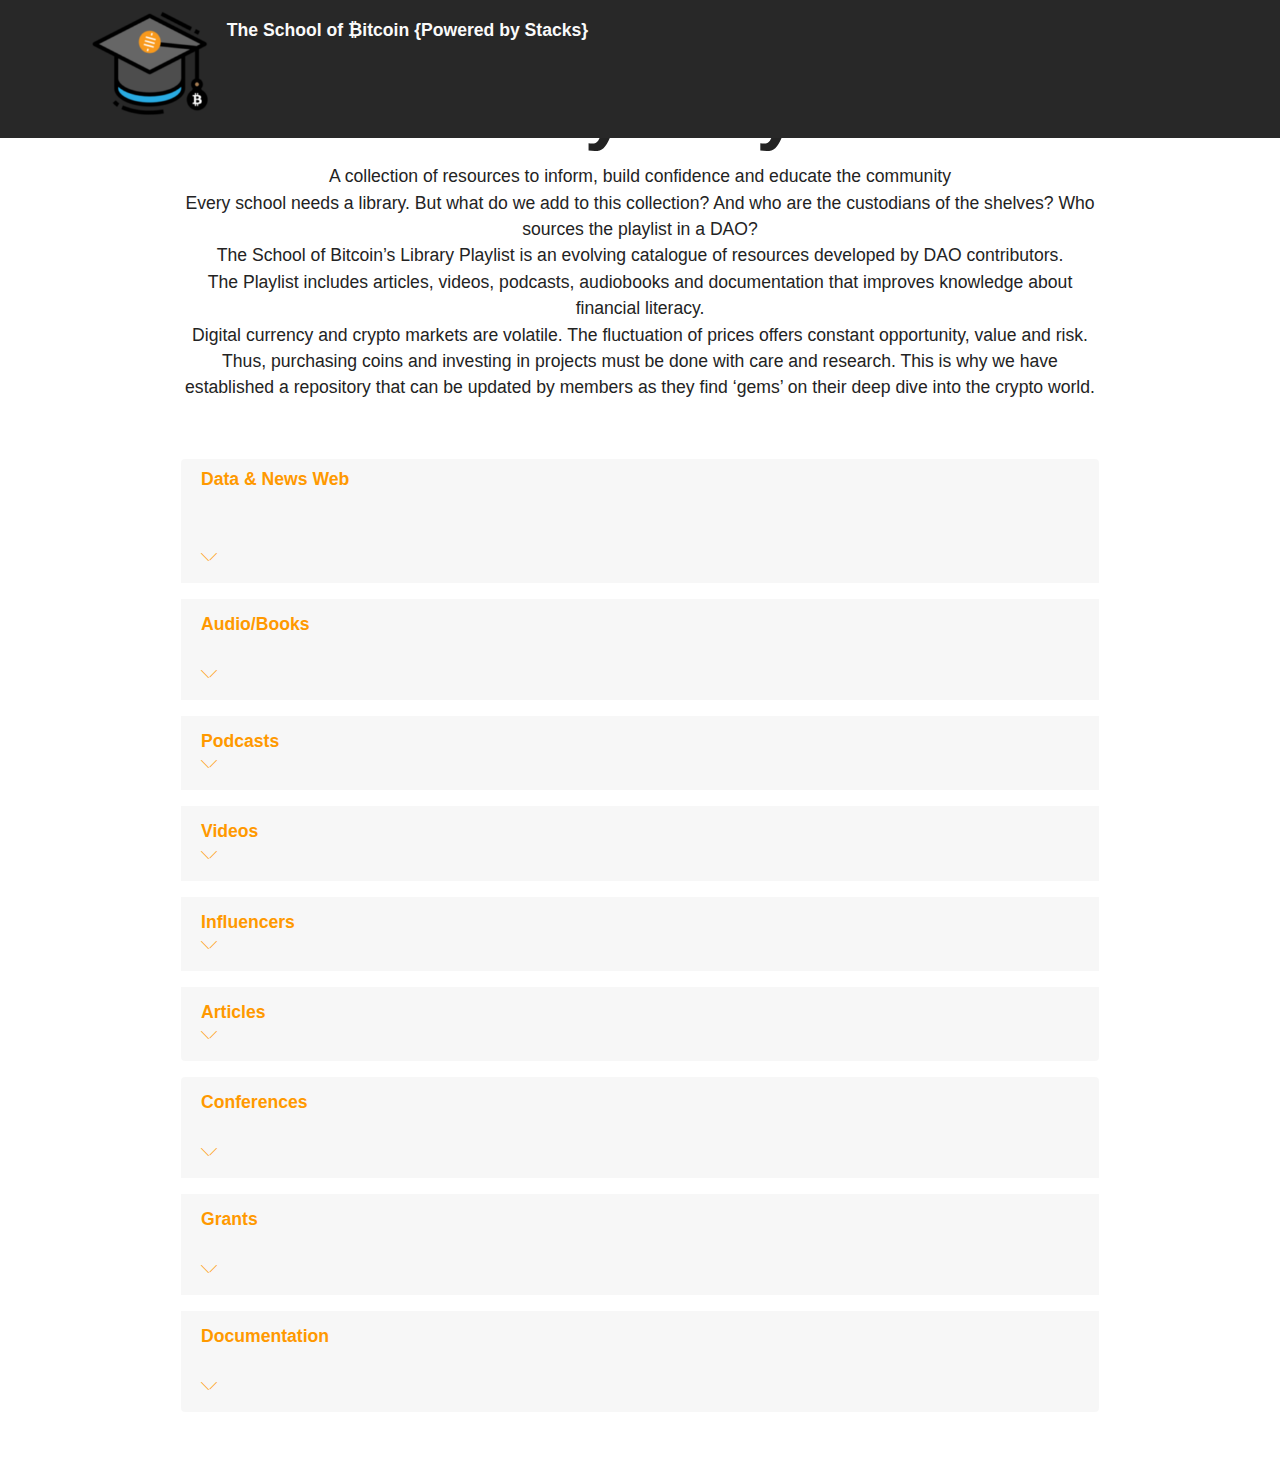
<file: resources.html>
<!DOCTYPE html>
<html  >
<head>
  
  <meta charset="UTF-8">
  <meta http-equiv="X-UA-Compatible" content="IE=edge">
  
  <meta name="viewport" content="width=device-width, initial-scale=1, minimum-scale=1">
  <link rel="shortcut icon" href="assets/images/smaller-thebitcoinschool-icon-341x243.png" type="image/x-icon">
  <meta name="description" content="">
  
  
  <title>resources</title>
  <link rel="stylesheet" href="assets/web/assets/mobirise-icons2/mobirise2.css">
  <link rel="stylesheet" href="assets/font-awesome/css/font-awesome.css">
  <link rel="stylesheet" href="assets/icon54-v2/style.css">
  <link rel="stylesheet" href="assets/icon54-v3/style.css">
  <link rel="stylesheet" href="assets/icons-mind/style.css">
  <link rel="stylesheet" href="assets/web/assets/mobirise-icons/mobirise-icons.css">
  <link rel="stylesheet" href="assets/tether/tether.min.css">
  <link rel="stylesheet" href="assets/bootstrap/css/bootstrap.min.css">
  <link rel="stylesheet" href="assets/bootstrap/css/bootstrap-grid.min.css">
  <link rel="stylesheet" href="assets/bootstrap/css/bootstrap-reboot.min.css">
  <link rel="stylesheet" href="assets/animatecss/animate.css">
  <link rel="stylesheet" href="assets/dropdown/css/style.css">
  <link rel="stylesheet" href="assets/socicon/css/styles.css">
  <link rel="stylesheet" href="assets/theme/css/style.css">
  <link rel="preload" as="style" href="assets/mobirise/css/mbr-additional.css"><link rel="stylesheet" href="assets/mobirise/css/mbr-additional.css" type="text/css">
  
  
  
  
</head>
<body>
  
  <section data-bs-version="5.1" class="menu menu1 cid-sYxxvlLIRv" once="menu" id="menu1-t">
    

    <nav class="navbar navbar-dropdown navbar-expand-lg">
        <div class="container">
            <div class="navbar-brand">
                <span class="navbar-logo">
                    <a href="index.html">
                        <img src="assets/images/smaller-thebitcoinschool-icon-341x243.png" alt="" style="height: 8rem;">
                    </a>
                </span>
                <span class="navbar-caption-wrap"><a class="navbar-caption text-white display-7" href="#">The School of ₿itcoin {Powered by Stacks}</a></span>
            </div>
            
            
        </div>
    </nav>
</section>

<section class="content16 cid-sYoKGMitkP" id="content16-m">

    

    
    <div class="container">
        <div class="row justify-content-center">
            <div class="col-12 col-md-10">
                <div class="mbr-section-head align-center mb-4">
                    <h3 class="mbr-section-title mb-0 mbr-fonts-style display-1"><p>
                        <strong>&nbsp; &nbsp; The School of Bitcoin Library Playlist</strong></p></h3>
                    <h4 class="mbr-section-subtitle mb-0 mt-2 mbr-fonts-style display-7">A collection of resources to inform, build confidence and educate the community
<div>Every school needs a library. But what do we add to this collection? And who are the custodians of the shelves? Who sources the playlist in a DAO?
</div><div>
</div><div>The School of Bitcoin’s Library Playlist is an evolving catalogue of resources developed by DAO contributors. 
</div><div>
</div><div>The Playlist includes articles, videos, podcasts, audiobooks and documentation that improves knowledge about financial literacy.  
</div><div>
</div><div>Digital currency and crypto markets are volatile. The fluctuation of prices offers constant opportunity, value and risk. Thus, purchasing coins and investing in projects must be done with care and research. This is why we have established a repository that can be updated 
 by members as they find ‘gems’ on their deep dive into the crypto world.</div><div><br></div></h4>
                </div>
                <div id="bootstrap-accordion_4" class="panel-group accordionStyles accordion" role="tablist" aria-multiselectable="true">
                    <div class="card mb-3">
                        <div class="card-header" role="tab" id="headingOne">
                            <a role="button" class="panel-title collapsed" data-toggle="collapse" data-core="" href="#collapse1_4" aria-expanded="false" aria-controls="collapse1">
                                <h6 class="panel-title-edit mbr-fonts-style mb-0 display-7"><p><strong>Data &amp; News Web</strong>&nbsp;</p><div><strong>
</strong></div><div><strong><br></strong></div><p></p></h6>
                                <span class="sign mbr-iconfont mbri-arrow-down"></span>
                            </a>
                        </div>
                        <div id="collapse1_4" class="panel-collapse noScroll collapse" role="tabpanel" aria-labelledby="headingOne" data-parent="#bootstrap-accordion_4">
                            <div class="panel-body">
                                <p class="mbr-fonts-style panel-text display-4">Raw data that enables 
<br>To understand the market cap of coins
<br>To compare 
<br>To evaluate&nbsp;<br></p>
                            </div>
                        </div>
                    </div>
                    <div class="card mb-3">
                        <div class="card-header" role="tab" id="headingOne">
                            <a role="button" class="panel-title collapsed" data-toggle="collapse" data-core="" href="#collapse2_4" aria-expanded="false" aria-controls="collapse2">
                                <h6 class="panel-title-edit mbr-fonts-style mb-0 display-7"><strong>Audio/Books
</strong><div><strong>
</strong></div><div><strong><br></strong></div></h6>
                                <span class="sign mbr-iconfont mbri-arrow-down"></span>
                            </a>
                        </div>
                        <div id="collapse2_4" class="panel-collapse noScroll collapse" role="tabpanel" aria-labelledby="headingOne" data-parent="#bootstrap-accordion_4">
                            <div class="panel-body">
                                <p class="mbr-fonts-style panel-text display-4">#1 The Bitcoin Standard:
<br>https://www.youtube.com/watch?v=HwmX_g4-EOY
<br>
<br>The School of Bitcoin Review
<br>To understand the background to the rise of Bitcoin
<br>
<br>
<br>#? Undressing Bitcoin: A Revealing Guide to the World’s Most Revolutionary Asset 
<br>
<br>The School of Bitcoin Review
<br>Written by a teen enthusiast 
<br>......
<br>
<br>#? The 7th Property
<br>Eric Yakes&nbsp;<br></p>
                            </div>
                        </div>
                    </div>
                    <div class="card mb-3">
                        <div class="card-header" role="tab" id="headingOne">
                            <a role="button" class="panel-title collapsed" data-toggle="collapse" data-core="" href="#collapse3_4" aria-expanded="false" aria-controls="collapse3">
                                <h6 class="panel-title-edit mbr-fonts-style mb-0 display-7"><strong>Podcasts</strong></h6>
                                <span class="sign mbr-iconfont mbri-arrow-down"></span>
                            </a>
                        </div>
                        <div id="collapse3_4" class="panel-collapse noScroll collapse" role="tabpanel" aria-labelledby="headingOne" data-parent="#bootstrap-accordion_4">
                            <div class="panel-body">
                                <p class="mbr-fonts-style panel-text display-4">
                                    Yes, Mobirise is free for both non-profit and commercial sites.</p>
                            </div>
                        </div>
                    </div>
                    <div class="card mb-3">
                        <div class="card-header" role="tab" id="headingOne">
                            <a role="button" class="panel-title collapsed" data-toggle="collapse" data-core="" href="#collapse4_4" aria-expanded="false" aria-controls="collapse4">
                                <h6 class="panel-title-edit mbr-fonts-style mb-0 display-7"><strong>Videos</strong></h6>
                                <span class="sign mbr-iconfont mbri-arrow-down"></span>
                            </a>
                        </div>
                        <div id="collapse4_4" class="panel-collapse noScroll collapse" role="tabpanel" aria-labelledby="headingOne" data-parent="#bootstrap-accordion_4">
                            <div class="panel-body">
                                <p class="mbr-fonts-style panel-text display-4">Blockchain Fundamentals MOOC:
<br>https://www.youtube.com/playlist?list=PLxVihxZC42nF_MCN9PTvZMIifRjx9cZ2J
<br>
<br>What is money? Podcast:
<br>https://www.youtube.com/channel/UC43_LTf5Z4lbRjKCq0sIAVg&nbsp;<br></p>
                            </div>
                        </div>
                    </div>
                    <div class="card mb-3">
                        <div class="card-header" role="tab" id="headingOne">
                            <a role="button" class="panel-title collapsed" data-toggle="collapse" data-core="" href="#collapse5_4" aria-expanded="false" aria-controls="collapse5">
                                <h6 class="panel-title-edit mbr-fonts-style mb-0 display-7"><strong>Influencers</strong></h6>
                                <span class="sign mbr-iconfont mbri-arrow-down"></span>
                            </a>
                        </div>
                        <div id="collapse5_4" class="panel-collapse noScroll collapse" role="tabpanel" aria-labelledby="headingOne" data-parent="#bootstrap-accordion_4">
                            <div class="panel-body">
                                <p class="mbr-fonts-style panel-text display-4">Paul Barron Network
<br>Strengths?
<br>Limitations?
<br>
<br>Raoul Paul
<br>https://www.realvision.com/contributor/raoul-pal
<br>Strengths?
<br>Limitations?&nbsp;<br></p>
                            </div>
                        </div>
                    </div>
                    <div class="card mb-3">
                        <div class="card-header" role="tab" id="headingOne">
                            <a role="button" class="panel-title collapsed" data-toggle="collapse" data-core="" href="#collapse6_4" aria-expanded="false" aria-controls="collapse6">
                                <h6 class="panel-title-edit mbr-fonts-style mb-0 display-7"><strong>Articles</strong></h6>
                                <span class="sign mbr-iconfont mbri-arrow-down"></span>
                            </a>
                        </div>
                        <div id="collapse6_4" class="panel-collapse noScroll collapse" role="tabpanel" aria-labelledby="headingOne" data-parent="#bootstrap-accordion_4">
                            <div class="panel-body">
                                <p class="mbr-fonts-style panel-text display-4">https://breedlove22.medium.com/
<br>
<br>#metaverse #blockchain
<br>https://theconversation.com/the-metaverse-is-money-and-crypto-is-king-why-youll-be-on-a-blockchain-when-youre-virtual-world-hopping-171659 
<br>#caitlinlong #wyoming
<br>https://fortune.com/2021/07/29/caitlin-long-wyoming-crypto/&nbsp;</p>
                            </div>
                        </div>
                    </div>
                </div>
            </div>
        </div>
    </div>
</section>

<section class="content16 cid-sYxwrg3iln" id="content16-p">

    

    
    <div class="container">
        <div class="row justify-content-center">
            <div class="col-12 col-md-10">
                
                <div id="bootstrap-accordion_5" class="panel-group accordionStyles accordion" role="tablist" aria-multiselectable="true">
                    <div class="card mb-3">
                        <div class="card-header" role="tab" id="headingOne">
                            <a role="button" class="panel-title collapsed" data-toggle="collapse" data-core="" href="#collapse1_5" aria-expanded="false" aria-controls="collapse1">
                                <h6 class="panel-title-edit mbr-fonts-style mb-0 display-7"><strong>Conferences</strong><div><strong><br></strong></div></h6>
                                <span class="sign mbr-iconfont mbri-arrow-down"></span>
                            </a>
                        </div>
                        <div id="collapse1_5" class="panel-collapse noScroll collapse" role="tabpanel" aria-labelledby="headingOne" data-parent="#bootstrap-accordion_5">
                            <div class="panel-body">
                                <p class="mbr-fonts-style panel-text display-4"></p>
                            </div>
                        </div>
                    </div>
                    <div class="card mb-3">
                        <div class="card-header" role="tab" id="headingOne">
                            <a role="button" class="panel-title collapsed" data-toggle="collapse" data-core="" href="#collapse2_5" aria-expanded="false" aria-controls="collapse2">
                                <h6 class="panel-title-edit mbr-fonts-style mb-0 display-7"><strong>Grants
</strong><div><strong><br></strong></div></h6>
                                <span class="sign mbr-iconfont mbri-arrow-down"></span>
                            </a>
                        </div>
                        <div id="collapse2_5" class="panel-collapse noScroll collapse" role="tabpanel" aria-labelledby="headingOne" data-parent="#bootstrap-accordion_5">
                            <div class="panel-body">
                                <p class="mbr-fonts-style panel-text display-4"></p>
                            </div>
                        </div>
                    </div>
                    <div class="card mb-3">
                        <div class="card-header" role="tab" id="headingOne">
                            <a role="button" class="panel-title collapsed" data-toggle="collapse" data-core="" href="#collapse3_5" aria-expanded="false" aria-controls="collapse3">
                                <h6 class="panel-title-edit mbr-fonts-style mb-0 display-7"><strong>Documentation
</strong><div><strong><br></strong></div></h6>
                                <span class="sign mbr-iconfont mbri-arrow-down"></span>
                            </a>
                        </div>
                        <div id="collapse3_5" class="panel-collapse noScroll collapse" role="tabpanel" aria-labelledby="headingOne" data-parent="#bootstrap-accordion_5">
                            <div class="panel-body">
                                <p class="mbr-fonts-style panel-text display-4"></p>
                            </div>
                        </div>
                    </div>
                    
                    
                    
                </div>
            </div>
        </div>
    </div>
</section>

<section class="footer7 cid-sZOBggxkva mbr-reveal" once="footers" id="footer7-u">

    

    

    <div class="container">
        <div class="media-container-row align-center mbr-white">
            <div class="col-12">
                <p class="mbr-text mb-0 mbr-fonts-style display-7"></p><p><a href="https://www.gnu.org/licenses/gpl-3.0.en.html" class="text-primary" target="_blank"><strong>GPLv3 Copyleft&nbsp;License</strong></a></p><p></p>
            </div>
        </div>
    </div>
</section>


<script src="assets/web/assets/jquery/jquery.min.js"></script>
  <script src="assets/popper/popper.min.js"></script>
  <script src="assets/tether/tether.min.js"></script>
  <script src="assets/bootstrap/js/bootstrap.min.js"></script>
  <script src="assets/smoothscroll/smooth-scroll.js"></script>
  <script src="assets/mbr-switch-arrow/mbr-switch-arrow.js"></script>
  <script src="assets/viewportchecker/jquery.viewportchecker.js"></script>
  <script src="assets/dropdown/js/nav-dropdown.js"></script>
  <script src="assets/dropdown/js/navbar-dropdown.js"></script>
  <script src="assets/touchswipe/jquery.touch-swipe.min.js"></script>
  <script src="assets/theme/js/script.js"></script>
  
  
  
 <div id="scrollToTop" class="scrollToTop mbr-arrow-up"><a style="text-align: center;"><i class="mbr-arrow-up-icon mbr-arrow-up-icon-cm cm-icon cm-icon-smallarrow-up"></i></a></div>
    <input name="animation" type="hidden">
  </body>
</html>
</file>
<file: assets/icon54/style.css>
@font-face {
    font-family: 'icon54';
    src: url('fonts/icon54.eot?uf6sbu');
    src: url('fonts/icon54.eot?uf6sbu#iefix') format('embedded-opentype'),
        url('fonts/icon54.ttf?uf6sbu') format('truetype'),
        url('fonts/icon54.woff?uf6sbu') format('woff'),
        url('fonts/icon54.svg?uf6sbu#icon54') format('svg');
    font-weight: normal;
    font-style: normal;
}

[class^='icon54-v1-'],
[class*=' icon54-v1-'] {
    /* use !important to prevent issues with browser extensions that change fonts */
    font-family: 'icon54' !important;
    speak: none;
    font-style: normal;
    font-weight: normal;
    font-variant: normal;
    text-transform: none;
    line-height: 1;

    /* Better Font Rendering =========== */
    -webkit-font-smoothing: antialiased;
    -moz-osx-font-smoothing: grayscale;
}

.icon54-v1-add-bag::before {
    content: '\e900';
}
.icon54-v1-add-cart2::before {
    content: '\e901';
}
.icon54-v1-add-chat1::before {
    content: '\e902';
}
.icon54-v1-add-chat2::before {
    content: '\e903';
}
.icon54-v1-add-chat3::before {
    content: '\e904';
}
.icon54-v1-bitcoin-bag::before {
    content: '\e905';
}
.icon54-v1-bitcoin-cart::before {
    content: '\e906';
}
.icon54-v1-cart::before {
    content: '\e907';
}
.icon54-v1-char-search2::before {
    content: '\e908';
}
.icon54-v1-chat-1::before {
    content: '\e909';
}
.icon54-v1-chat-2::before {
    content: '\e90a';
}
.icon54-v1-chat-3::before {
    content: '\e90b';
}
.icon54-v1-chat-bubble1::before {
    content: '\e90c';
}
.icon54-v1-chat-bubble2::before {
    content: '\e90d';
}
.icon54-v1-chat-bubble4::before {
    content: '\e90e';
}
.icon54-v1-chat-bubble5::before {
    content: '\e90f';
}
.icon54-v1-chat-buble3::before {
    content: '\e910';
}
.icon54-v1-chat-delete1::before {
    content: '\e911';
}
.icon54-v1-chat-delete2::before {
    content: '\e912';
}
.icon54-v1-chat-delete3::before {
    content: '\e913';
}
.icon54-v1-chat-error1::before {
    content: '\e914';
}
.icon54-v1-chat-error2::before {
    content: '\e915';
}
.icon54-v1-chat-error3::before {
    content: '\e916';
}
.icon54-v1-chat-help1::before {
    content: '\e917';
}
.icon54-v1-chat-help2::before {
    content: '\e918';
}
.icon54-v1-chat-help3::before {
    content: '\e919';
}
.icon54-v1-chat-remouve1::before {
    content: '\e91a';
}
.icon54-v1-chat-remouve2::before {
    content: '\e91b';
}
.icon54-v1-chat-remouve3::before {
    content: '\e91c';
}
.icon54-v1-chat-search1::before {
    content: '\e91d';
}
.icon54-v1-chat-search3::before {
    content: '\e91e';
}
.icon54-v1-chat-settings1::before {
    content: '\e91f';
}
.icon54-v1-chat-settings2::before {
    content: '\e920';
}
.icon54-v1-chat-settings3::before {
    content: '\e921';
}
.icon54-v1-chat-user1::before {
    content: '\e922';
}
.icon54-v1-chat-user2::before {
    content: '\e923';
}
.icon54-v1-chat-user3::before {
    content: '\e924';
}
.icon54-v1-chat-user4::before {
    content: '\e925';
}
.icon54-v1-check-out::before {
    content: '\e926';
}
.icon54-v1-clear-bag::before {
    content: '\e927';
}
.icon54-v1-clear-cart2::before {
    content: '\e928';
}
.icon54-v1-conference-chat::before {
    content: '\e929';
}
.icon54-v1-conference-speach::before {
    content: '\e92a';
}
.icon54-v1-credit-card::before {
    content: '\e92b';
}
.icon54-v1-cuppon::before {
    content: '\e92c';
}
.icon54-v1-dismiss-bag::before {
    content: '\e92d';
}
.icon54-v1-dismiss-cart::before {
    content: '\e92e';
}
.icon54-v1-dismiss-chat1::before {
    content: '\e92f';
}
.icon54-v1-dismiss-chat2::before {
    content: '\e930';
}
.icon54-v1-dismiss-chat3::before {
    content: '\e931';
}
.icon54-v1-dollar-bag::before {
    content: '\e932';
}
.icon54-v1-dollar-cart::before {
    content: '\e933';
}
.icon54-v1-done-bag::before {
    content: '\e934';
}
.icon54-v1-done-cat::before {
    content: '\e935';
}
.icon54-v1-dream-bubble1::before {
    content: '\e936';
}
.icon54-v1-dream-bubble2::before {
    content: '\e937';
}
.icon54-v1-dreamimg-2::before {
    content: '\e938';
}
.icon54-v1-dreaming-1::before {
    content: '\e939';
}
.icon54-v1-euro-bag::before {
    content: '\e93a';
}
.icon54-v1-euro-cart::before {
    content: '\e93b';
}
.icon54-v1-favorite-bag::before {
    content: '\e93c';
}
.icon54-v1-favorite-cart::before {
    content: '\e93d';
}
.icon54-v1-favorite-chat1::before {
    content: '\e93e';
}
.icon54-v1-favorite-chat2::before {
    content: '\e93f';
}
.icon54-v1-favorite-chat3::before {
    content: '\e940';
}
.icon54-v1-full-cart2::before {
    content: '\e941';
}
.icon54-v1-gift-box2::before {
    content: '\e942';
}
.icon54-v1-gift-card2::before {
    content: '\e943';
}
.icon54-v1-home-bag::before {
    content: '\e944';
}
.icon54-v1-hot-offer::before {
    content: '\e945';
}
.icon54-v1-mobile-shopping1::before {
    content: '\e946';
}
.icon54-v1-mobile-shopping2::before {
    content: '\e947';
}
.icon54-v1-on-sale2::before {
    content: '\e948';
}
.icon54-v1-on-sale::before {
    content: '\e949';
}
.icon54-v1-online-shopping1::before {
    content: '\e94a';
}
.icon54-v1-online-store::before {
    content: '\e94b';
}
.icon54-v1-open-box::before {
    content: '\e94c';
}
.icon54-v1-pound-bag::before {
    content: '\e94d';
}
.icon54-v1-pound-cart::before {
    content: '\e94e';
}
.icon54-v1-remouve-bag::before {
    content: '\e94f';
}
.icon54-v1-remouve-cart2::before {
    content: '\e950';
}
.icon54-v1-rotate-2::before {
    content: '\e951';
}
.icon54-v1-search-bag::before {
    content: '\e952';
}
.icon54-v1-search-cart::before {
    content: '\e953';
}
.icon54-v1-secure-shopping3::before {
    content: '\e954';
}
.icon54-v1-secure-shopping4::before {
    content: '\e955';
}
.icon54-v1-secure-shopping5::before {
    content: '\e956';
}
.icon54-v1-share-conversation1::before {
    content: '\e957';
}
.icon54-v1-share-conversation2::before {
    content: '\e958';
}
.icon54-v1-share-conversation3::before {
    content: '\e959';
}
.icon54-v1-shipping-box::before {
    content: '\e95a';
}
.icon54-v1-shipping-scedule::before {
    content: '\e95b';
}
.icon54-v1-shipping::before {
    content: '\e95c';
}
.icon54-v1-shopping-bag::before {
    content: '\e95d';
}
.icon54-v1-video-message::before {
    content: '\e95e';
}
.icon54-v1-voice-message::before {
    content: '\e95f';
}
.icon54-v1-web-shop1::before {
    content: '\e960';
}
.icon54-v1-web-shop2::before {
    content: '\e961';
}
.icon54-v1-web-shop3::before {
    content: '\e962';
}
.icon54-v1-d-blockchart1::before {
    content: '\e963';
}
.icon54-v1-112::before {
    content: '\e964';
}
.icon54-v1-911::before {
    content: '\e965';
}
.icon54-v1-add-call::before {
    content: '\e966';
}
.icon54-v1-balloons::before {
    content: '\e967';
}
.icon54-v1-baseball-cap::before {
    content: '\e968';
}
.icon54-v1-bat-man::before {
    content: '\e969';
}
.icon54-v1-block-call::before {
    content: '\e96a';
}
.icon54-v1-block-chart1::before {
    content: '\e96b';
}
.icon54-v1-block-chart2::before {
    content: '\e96c';
}
.icon54-v1-block-chart3::before {
    content: '\e96d';
}
.icon54-v1-bluetuth-phonespeaker::before {
    content: '\e96e';
}
.icon54-v1-call-24h::before {
    content: '\e96f';
}
.icon54-v1-call-center24h::before {
    content: '\e970';
}
.icon54-v1-call-forward::before {
    content: '\e971';
}
.icon54-v1-call-made::before {
    content: '\e972';
}
.icon54-v1-call-recieved::before {
    content: '\e973';
}
.icon54-v1-call-reservation::before {
    content: '\e974';
}
.icon54-v1-clear-call::before {
    content: '\e975';
}
.icon54-v1-crain-hook::before {
    content: '\e976';
}
.icon54-v1-decreasing-chart1::before {
    content: '\e977';
}
.icon54-v1-decreasing-chart2::before {
    content: '\e978';
}
.icon54-v1-delayed-call::before {
    content: '\e979';
}
.icon54-v1-diagram-1::before {
    content: '\e97a';
}
.icon54-v1-diagram-2::before {
    content: '\e97b';
}
.icon54-v1-diagram-3::before {
    content: '\e97c';
}
.icon54-v1-diagram-4::before {
    content: '\e97d';
}
.icon54-v1-dial-pad2::before {
    content: '\e97e';
}
.icon54-v1-dot-chart1::before {
    content: '\e97f';
}
.icon54-v1-dot-chart2::before {
    content: '\e980';
}
.icon54-v1-dot-chart3::before {
    content: '\e981';
}
.icon54-v1-enter-1::before {
    content: '\e982';
}
.icon54-v1-enter-2::before {
    content: '\e983';
}
.icon54-v1-exit-1::before {
    content: '\e984';
}
.icon54-v1-exit-2::before {
    content: '\e985';
}
.icon54-v1-fax-phone::before {
    content: '\e986';
}
.icon54-v1-fragment-chart::before {
    content: '\e987';
}
.icon54-v1-hold-theline::before {
    content: '\e988';
}
.icon54-v1-id-tag::before {
    content: '\e989';
}
.icon54-v1-increasing-chart1::before {
    content: '\e98a';
}
.icon54-v1-increasing-chart2::before {
    content: '\e98b';
}
.icon54-v1-key-2::before {
    content: '\e98c';
}
.icon54-v1-key-hole1::before {
    content: '\e98d';
}
.icon54-v1-key-hole2::before {
    content: '\e98e';
}
.icon54-v1-landscape-chart::before {
    content: '\e98f';
}
.icon54-v1-line-chart1::before {
    content: '\e990';
}
.icon54-v1-line-chart2::before {
    content: '\e991';
}
.icon54-v1-line-chart3::before {
    content: '\e992';
}
.icon54-v1-lock-1::before {
    content: '\e993';
}
.icon54-v1-lock-call::before {
    content: '\e994';
}
.icon54-v1-lock-user1::before {
    content: '\e995';
}
.icon54-v1-lock-user2::before {
    content: '\e996';
}
.icon54-v1-login-form1::before {
    content: '\e997';
}
.icon54-v1-login-form2::before {
    content: '\e998';
}
.icon54-v1-marge-call::before {
    content: '\e999';
}
.icon54-v1-missed-call::before {
    content: '\e99a';
}
.icon54-v1-name-tag::before {
    content: '\e99b';
}
.icon54-v1-open-lock::before {
    content: '\e99c';
}
.icon54-v1-pause-call::before {
    content: '\e99d';
}
.icon54-v1-phone-1::before {
    content: '\e99e';
}
.icon54-v1-phone-2::before {
    content: '\e99f';
}
.icon54-v1-phone-3::before {
    content: '\e9a0';
}
.icon54-v1-phone-4::before {
    content: '\e9a1';
}
.icon54-v1-phone-book::before {
    content: '\e9a2';
}
.icon54-v1-phone-box::before {
    content: '\e9a3';
}
.icon54-v1-phone-intalk::before {
    content: '\e9a4';
}
.icon54-v1-phone-ring::before {
    content: '\e9a5';
}
.icon54-v1-phone-shopping::before {
    content: '\e9a6';
}
.icon54-v1-pie-chart1::before {
    content: '\e9a7';
}
.icon54-v1-pie-chart2::before {
    content: '\e9a8';
}
.icon54-v1-pie-chart3::before {
    content: '\e9a9';
}
.icon54-v1-pin-code::before {
    content: '\e9aa';
}
.icon54-v1-public-phone::before {
    content: '\e9ab';
}
.icon54-v1-recall::before {
    content: '\e9ac';
}
.icon54-v1-record-call::before {
    content: '\e9ad';
}
.icon54-v1-remouve-call::before {
    content: '\e9ae';
}
.icon54-v1-ring-chart1::before {
    content: '\e9af';
}
.icon54-v1-ring-chart2::before {
    content: '\e9b0';
}
.icon54-v1-signal-0::before {
    content: '\e9b1';
}
.icon54-v1-signal-1::before {
    content: '\e9b2';
}
.icon54-v1-signal-2::before {
    content: '\e9b3';
}
.icon54-v1-signal-3::before {
    content: '\e9b4';
}
.icon54-v1-signal-4::before {
    content: '\e9b5';
}
.icon54-v1-signal-5::before {
    content: '\e9b6';
}
.icon54-v1-sinus::before {
    content: '\e9b7';
}
.icon54-v1-split-call::before {
    content: '\e9b8';
}
.icon54-v1-success-chart::before {
    content: '\e9b9';
}
.icon54-v1-table-chart1::before {
    content: '\e9ba';
}
.icon54-v1-table-chart2::before {
    content: '\e9bb';
}
.icon54-v1-tangent::before {
    content: '\e9bc';
}
.icon54-v1-bedroom::before {
    content: '\e9bd';
}
.icon54-v1-fingertouch::before {
    content: '\e9be';
}
.icon54-v1-hour::before {
    content: '\e9bf';
}
.icon54-v1-bedroom2::before {
    content: '\e9c0';
}
.icon54-v1-files::before {
    content: '\e9c1';
}
.icon54-v1-fingertouch2::before {
    content: '\e9c2';
}
.icon54-v1-files2::before {
    content: '\e9c3';
}
.icon54-v1-fingertouch3::before {
    content: '\e9c4';
}
.icon54-v1-starbed::before {
    content: '\e9c5';
}
.icon54-v1-g-network::before {
    content: '\e9c6';
}
.icon54-v1-gp-doc::before {
    content: '\e9c7';
}
.icon54-v1-fingerroatate::before {
    content: '\e9c8';
}
.icon54-v1-fingertouch4::before {
    content: '\e9c9';
}
.icon54-v1-g-network2::before {
    content: '\e9ca';
}
.icon54-v1-starhotel1::before {
    content: '\e9cb';
}
.icon54-v1-starhotel2::before {
    content: '\e9cc';
}
.icon54-v1-ball::before {
    content: '\e9cd';
}
.icon54-v1-min::before {
    content: '\e9ce';
}
.icon54-v1-by7::before {
    content: '\e9cf';
}
.icon54-v1-min2::before {
    content: '\e9d0';
}
.icon54-v1-min3::before {
    content: '\e9d1';
}
.icon54-v1-abascus-calculator::before {
    content: '\e9d2';
}
.icon54-v1-accordion::before {
    content: '\e9d3';
}
.icon54-v1-acrobat-file::before {
    content: '\e9d4';
}
.icon54-v1-add-basket::before {
    content: '\e9d5';
}
.icon54-v1-add-bookmark::before {
    content: '\e9d6';
}
.icon54-v1-add-card::before {
    content: '\e9d7';
}
.icon54-v1-add-cart::before {
    content: '\e9d8';
}
.icon54-v1-add-cloud::before {
    content: '\e9d9';
}
.icon54-v1-add-doc::before {
    content: '\e9da';
}
.icon54-v1-add-file::before {
    content: '\e9db';
}
.icon54-v1-add-folder::before {
    content: '\e9dc';
}
.icon54-v1-add-location::before {
    content: '\e9dd';
}
.icon54-v1-add-mail::before {
    content: '\e9de';
}
.icon54-v1-add-wifi::before {
    content: '\e9df';
}
.icon54-v1-addon-setting::before {
    content: '\e9e0';
}
.icon54-v1-addvertise::before {
    content: '\e9e1';
}
.icon54-v1-adobe-flashplayer::before {
    content: '\e9e2';
}
.icon54-v1-adobe::before {
    content: '\e9e3';
}
.icon54-v1-aif-doc::before {
    content: '\e9e4';
}
.icon54-v1-air-conditioner2::before {
    content: '\e9e5';
}
.icon54-v1-air-conditioner::before {
    content: '\e9e6';
}
.icon54-v1-air-conditioner1::before {
    content: '\e9e7';
}
.icon54-v1-airbnb::before {
    content: '\e9e8';
}
.icon54-v1-alambic::before {
    content: '\e9e9';
}
.icon54-v1-alarm-clock1::before {
    content: '\e9ea';
}
.icon54-v1-alarm-clock2::before {
    content: '\e9eb';
}
.icon54-v1-alarm-clock3::before {
    content: '\e9ec';
}
.icon54-v1-alarm-sound::before {
    content: '\e9ed';
}
.icon54-v1-align-center::before {
    content: '\e9ee';
}
.icon54-v1-align-left::before {
    content: '\e9ef';
}
.icon54-v1-align-right::before {
    content: '\e9f0';
}
.icon54-v1-all-directions::before {
    content: '\e9f1';
}
.icon54-v1-allert-card::before {
    content: '\e9f2';
}
.icon54-v1-alligator::before {
    content: '\e9f3';
}
.icon54-v1-alphabet-list::before {
    content: '\e9f4';
}
.icon54-v1-alu-recycle::before {
    content: '\e9f5';
}
.icon54-v1-amazon::before {
    content: '\e9f6';
}
.icon54-v1-ambulance-1::before {
    content: '\e9f7';
}
.icon54-v1-ambulance::before {
    content: '\e9f8';
}
.icon54-v1-amd::before {
    content: '\e9f9';
}
.icon54-v1-amex-2::before {
    content: '\e9fa';
}
.icon54-v1-amex::before {
    content: '\e9fb';
}
.icon54-v1-amplifier-1::before {
    content: '\e9fc';
}
.icon54-v1-amplifier-2::before {
    content: '\e9fd';
}
.icon54-v1-analogue-antenna::before {
    content: '\e9fe';
}
.icon54-v1-anchor::before {
    content: '\e9ff';
}
.icon54-v1-android::before {
    content: '\ea00';
}
.icon54-v1-angel2::before {
    content: '\ea01';
}
.icon54-v1-angel::before {
    content: '\ea02';
}
.icon54-v1-angry-birds2::before {
    content: '\ea03';
}
.icon54-v1-angry-birds::before {
    content: '\ea04';
}
.icon54-v1-anonymous-1::before {
    content: '\ea05';
}
.icon54-v1-anonymous-2::before {
    content: '\ea06';
}
.icon54-v1-ant::before {
    content: '\ea07';
}
.icon54-v1-antilop::before {
    content: '\ea08';
}
.icon54-v1-app-setting::before {
    content: '\ea09';
}
.icon54-v1-apple2::before {
    content: '\ea0a';
}
.icon54-v1-apple::before {
    content: '\ea0b';
}
.icon54-v1-appstore-2::before {
    content: '\ea0c';
}
.icon54-v1-arc-phisics::before {
    content: '\ea0d';
}
.icon54-v1-arcade::before {
    content: '\ea0e';
}
.icon54-v1-archery-1::before {
    content: '\ea0f';
}
.icon54-v1-archery-2::before {
    content: '\ea10';
}
.icon54-v1-aries::before {
    content: '\ea11';
}
.icon54-v1-army-solider::before {
    content: '\ea12';
}
.icon54-v1-artboard::before {
    content: '\ea13';
}
.icon54-v1-astronaut::before {
    content: '\ea14';
}
.icon54-v1-at-symbol::before {
    content: '\ea15';
}
.icon54-v1-ati::before {
    content: '\ea16';
}
.icon54-v1-atm-1::before {
    content: '\ea17';
}
.icon54-v1-atm-2::before {
    content: '\ea18';
}
.icon54-v1-atm-3::before {
    content: '\ea19';
}
.icon54-v1-atom::before {
    content: '\ea1a';
}
.icon54-v1-atomic-reactor::before {
    content: '\ea1b';
}
.icon54-v1-attach-file::before {
    content: '\ea1c';
}
.icon54-v1-attache-mail::before {
    content: '\ea1d';
}
.icon54-v1-attacher::before {
    content: '\ea1e';
}
.icon54-v1-attention-cloud::before {
    content: '\ea1f';
}
.icon54-v1-attention1-doc::before {
    content: '\ea20';
}
.icon54-v1-attention2-doc::before {
    content: '\ea21';
}
.icon54-v1-auction::before {
    content: '\ea22';
}
.icon54-v1-auto-flash::before {
    content: '\ea23';
}
.icon54-v1-auto-gearbox::before {
    content: '\ea24';
}
.icon54-v1-aux-cabel::before {
    content: '\ea25';
}
.icon54-v1-avi-doc::before {
    content: '\ea26';
}
.icon54-v1-backward-button::before {
    content: '\ea27';
}
.icon54-v1-backward::before {
    content: '\ea28';
}
.icon54-v1-bacteria-1::before {
    content: '\ea29';
}
.icon54-v1-bacteria-4::before {
    content: '\ea2a';
}
.icon54-v1-bad-pig::before {
    content: '\ea2b';
}
.icon54-v1-badminton::before {
    content: '\ea2c';
}
.icon54-v1-bag-1::before {
    content: '\ea2d';
}
.icon54-v1-bag-2::before {
    content: '\ea2e';
}
.icon54-v1-balance-1::before {
    content: '\ea2f';
}
.icon54-v1-balance-2::before {
    content: '\ea30';
}
.icon54-v1-bald-male::before {
    content: '\ea31';
}
.icon54-v1-ball-pen::before {
    content: '\ea32';
}
.icon54-v1-baloon::before {
    content: '\ea33';
}
.icon54-v1-banana::before {
    content: '\ea34';
}
.icon54-v1-banch::before {
    content: '\ea35';
}
.icon54-v1-bank-1::before {
    content: '\ea36';
}
.icon54-v1-bank-2::before {
    content: '\ea37';
}
.icon54-v1-bank3::before {
    content: '\ea38';
}
.icon54-v1-barbeque::before {
    content: '\ea39';
}
.icon54-v1-barcode-scanner::before {
    content: '\ea3a';
}
.icon54-v1-barcode::before {
    content: '\ea3b';
}
.icon54-v1-barrow::before {
    content: '\ea3c';
}
.icon54-v1-baseball-2::before {
    content: '\ea3d';
}
.icon54-v1-baseball::before {
    content: '\ea3e';
}
.icon54-v1-basket-1::before {
    content: '\ea3f';
}
.icon54-v1-basket-2::before {
    content: '\ea40';
}
.icon54-v1-basket-ball::before {
    content: '\ea41';
}
.icon54-v1-basket::before {
    content: '\ea42';
}
.icon54-v1-bass-key::before {
    content: '\ea43';
}
.icon54-v1-bat::before {
    content: '\ea44';
}
.icon54-v1-bath-robe::before {
    content: '\ea45';
}
.icon54-v1-battery2::before {
    content: '\ea46';
}
.icon54-v1-battery-0::before {
    content: '\ea47';
}
.icon54-v1-battery-1::before {
    content: '\ea48';
}
.icon54-v1-battery-2::before {
    content: '\ea49';
}
.icon54-v1-battery-3::before {
    content: '\ea4a';
}
.icon54-v1-battery-4::before {
    content: '\ea4b';
}
.icon54-v1-battery::before {
    content: '\ea4c';
}
.icon54-v1-battrey-charge::before {
    content: '\ea4d';
}
.icon54-v1-beach-ball::before {
    content: '\ea4e';
}
.icon54-v1-beanie-hat::before {
    content: '\ea4f';
}
.icon54-v1-bear::before {
    content: '\ea50';
}
.icon54-v1-beard-man::before {
    content: '\ea51';
}
.icon54-v1-beatle::before {
    content: '\ea52';
}
.icon54-v1-beats::before {
    content: '\ea53';
}
.icon54-v1-bee::before {
    content: '\ea54';
}
.icon54-v1-beer-mug::before {
    content: '\ea55';
}
.icon54-v1-behance::before {
    content: '\ea56';
}
.icon54-v1-bell2::before {
    content: '\ea57';
}
.icon54-v1-bell::before {
    content: '\ea58';
}
.icon54-v1-bellboy::before {
    content: '\ea59';
}
.icon54-v1-bellhop::before {
    content: '\ea5a';
}
.icon54-v1-belt::before {
    content: '\ea5b';
}
.icon54-v1-benjo::before {
    content: '\ea5c';
}
.icon54-v1-bezier-1::before {
    content: '\ea5d';
}
.icon54-v1-bezier-2::before {
    content: '\ea5e';
}
.icon54-v1-big-eye::before {
    content: '\ea5f';
}
.icon54-v1-big-jack::before {
    content: '\ea60';
}
.icon54-v1-big-shopping::before {
    content: '\ea61';
}
.icon54-v1-big-smile::before {
    content: '\ea62';
}
.icon54-v1-bike-1::before {
    content: '\ea63';
}
.icon54-v1-bike-2::before {
    content: '\ea64';
}
.icon54-v1-bike-3::before {
    content: '\ea65';
}
.icon54-v1-bike::before {
    content: '\ea66';
}
.icon54-v1-bikini::before {
    content: '\ea67';
}
.icon54-v1-binders::before {
    content: '\ea68';
}
.icon54-v1-bing::before {
    content: '\ea69';
}
.icon54-v1-binocular::before {
    content: '\ea6a';
}
.icon54-v1-bio-1::before {
    content: '\ea6b';
}
.icon54-v1-bio-2::before {
    content: '\ea6c';
}
.icon54-v1-bio-ennergy::before {
    content: '\ea6d';
}
.icon54-v1-bio-gas::before {
    content: '\ea6e';
}
.icon54-v1-biohazzard::before {
    content: '\ea6f';
}
.icon54-v1-bitcoin-2::before {
    content: '\ea70';
}
.icon54-v1-bitcoin-3::before {
    content: '\ea71';
}
.icon54-v1-bitcoin-cloud::before {
    content: '\ea72';
}
.icon54-v1-bitcoin-doc::before {
    content: '\ea73';
}
.icon54-v1-black-friday::before {
    content: '\ea74';
}
.icon54-v1-blank-file::before {
    content: '\ea75';
}
.icon54-v1-blend-tool::before {
    content: '\ea76';
}
.icon54-v1-blogger::before {
    content: '\ea77';
}
.icon54-v1-blood-drop::before {
    content: '\ea78';
}
.icon54-v1-bluetuth::before {
    content: '\ea79';
}
.icon54-v1-blututh-headset::before {
    content: '\ea7a';
}
.icon54-v1-boiled-egg::before {
    content: '\ea7b';
}
.icon54-v1-bold::before {
    content: '\ea7c';
}
.icon54-v1-bomb::before {
    content: '\ea7d';
}
.icon54-v1-bomber-man::before {
    content: '\ea7e';
}
.icon54-v1-bookmark-1::before {
    content: '\ea7f';
}
.icon54-v1-bookmark-2::before {
    content: '\ea80';
}
.icon54-v1-bookmark-3::before {
    content: '\ea81';
}
.icon54-v1-bookmark-4::before {
    content: '\ea82';
}
.icon54-v1-bookmark-settings::before {
    content: '\ea83';
}
.icon54-v1-bookmark-site2::before {
    content: '\ea84';
}
.icon54-v1-bookmark-site::before {
    content: '\ea85';
}
.icon54-v1-bookmarked-file::before {
    content: '\ea86';
}
.icon54-v1-boot::before {
    content: '\ea87';
}
.icon54-v1-botcoin-1::before {
    content: '\ea88';
}
.icon54-v1-bow-tie::before {
    content: '\ea89';
}
.icon54-v1-bow::before {
    content: '\ea8a';
}
.icon54-v1-bowler-hat::before {
    content: '\ea8b';
}
.icon54-v1-bowling-ball::before {
    content: '\ea8c';
}
.icon54-v1-bowling::before {
    content: '\ea8d';
}
.icon54-v1-boxing-bag::before {
    content: '\ea8e';
}
.icon54-v1-boxing-glov::before {
    content: '\ea8f';
}
.icon54-v1-boxing-helmet::before {
    content: '\ea90';
}
.icon54-v1-boxing-ring::before {
    content: '\ea91';
}
.icon54-v1-bra::before {
    content: '\ea92';
}
.icon54-v1-brain::before {
    content: '\ea93';
}
.icon54-v1-bread::before {
    content: '\ea94';
}
.icon54-v1-breakout::before {
    content: '\ea95';
}
.icon54-v1-bridge::before {
    content: '\ea96';
}
.icon54-v1-briefcase-1::before {
    content: '\ea97';
}
.icon54-v1-briefcase-2::before {
    content: '\ea98';
}
.icon54-v1-brightness-2::before {
    content: '\ea99';
}
.icon54-v1-brightness-3::before {
    content: '\ea9a';
}
.icon54-v1-brigthness-1::before {
    content: '\ea9b';
}
.icon54-v1-broken-glas::before {
    content: '\ea9c';
}
.icon54-v1-broken-heart::before {
    content: '\ea9d';
}
.icon54-v1-broken-link::before {
    content: '\ea9e';
}
.icon54-v1-brush-1::before {
    content: '\ea9f';
}
.icon54-v1-brush-2::before {
    content: '\eaa0';
}
.icon54-v1-bucket::before {
    content: '\eaa1';
}
.icon54-v1-buddybuilding::before {
    content: '\eaa2';
}
.icon54-v1-bug-protect::before {
    content: '\eaa3';
}
.icon54-v1-bullet-list::before {
    content: '\eaa4';
}
.icon54-v1-bulleted-list::before {
    content: '\eaa5';
}
.icon54-v1-bus-1::before {
    content: '\eaa6';
}
.icon54-v1-bus-2::before {
    content: '\eaa7';
}
.icon54-v1-bus-3::before {
    content: '\eaa8';
}
.icon54-v1-busi-2::before {
    content: '\eaa9';
}
.icon54-v1-business-man::before {
    content: '\eaaa';
}
.icon54-v1-business-woman::before {
    content: '\eaab';
}
.icon54-v1-busy-1::before {
    content: '\eaac';
}
.icon54-v1-butterfly::before {
    content: '\eaad';
}
.icon54-v1-button::before {
    content: '\eaae';
}
.icon54-v1-cab::before {
    content: '\eaaf';
}
.icon54-v1-cabine-lift::before {
    content: '\eab0';
}
.icon54-v1-cactus::before {
    content: '\eab1';
}
.icon54-v1-caffe-bean::before {
    content: '\eab2';
}
.icon54-v1-caffe-mug::before {
    content: '\eab3';
}
.icon54-v1-calculator-1::before {
    content: '\eab4';
}
.icon54-v1-calculator-2::before {
    content: '\eab5';
}
.icon54-v1-calculator-3::before {
    content: '\eab6';
}
.icon54-v1-calculator-4::before {
    content: '\eab7';
}
.icon54-v1-calendar-clock::before {
    content: '\eab8';
}
.icon54-v1-calendar::before {
    content: '\eab9';
}
.icon54-v1-call::before {
    content: '\eaba';
}
.icon54-v1-camel::before {
    content: '\eabb';
}
.icon54-v1-camera-12::before {
    content: '\eabc';
}
.icon54-v1-camera-1::before {
    content: '\eabd';
}
.icon54-v1-camera-22::before {
    content: '\eabe';
}
.icon54-v1-camera-2::before {
    content: '\eabf';
}
.icon54-v1-camera-3::before {
    content: '\eac0';
}
.icon54-v1-camera-42::before {
    content: '\eac1';
}
.icon54-v1-camera-4::before {
    content: '\eac2';
}
.icon54-v1-camera-5::before {
    content: '\eac3';
}
.icon54-v1-camera-6::before {
    content: '\eac4';
}
.icon54-v1-camera-7::before {
    content: '\eac5';
}
.icon54-v1-camera-8::before {
    content: '\eac6';
}
.icon54-v1-camera-9::before {
    content: '\eac7';
}
.icon54-v1-camera-rear::before {
    content: '\eac8';
}
.icon54-v1-camera-roll::before {
    content: '\eac9';
}
.icon54-v1-camp-bag::before {
    content: '\eaca';
}
.icon54-v1-camp-fire2::before {
    content: '\eacb';
}
.icon54-v1-camp-fire::before {
    content: '\eacc';
}
.icon54-v1-camping-knief::before {
    content: '\eacd';
}
.icon54-v1-candell::before {
    content: '\eace';
}
.icon54-v1-candy-stick::before {
    content: '\eacf';
}
.icon54-v1-candy::before {
    content: '\ead0';
}
.icon54-v1-captain-america::before {
    content: '\ead1';
}
.icon54-v1-car-1::before {
    content: '\ead2';
}
.icon54-v1-car-2::before {
    content: '\ead3';
}
.icon54-v1-car-3::before {
    content: '\ead4';
}
.icon54-v1-car-airpump::before {
    content: '\ead5';
}
.icon54-v1-car-secure::before {
    content: '\ead6';
}
.icon54-v1-car-service::before {
    content: '\ead7';
}
.icon54-v1-car-wash::before {
    content: '\ead8';
}
.icon54-v1-card-pay::before {
    content: '\ead9';
}
.icon54-v1-card-validity::before {
    content: '\eada';
}
.icon54-v1-cargo-ship::before {
    content: '\eadb';
}
.icon54-v1-carnaval::before {
    content: '\eadc';
}
.icon54-v1-carrot::before {
    content: '\eadd';
}
.icon54-v1-cart-1::before {
    content: '\eade';
}
.icon54-v1-cart-2::before {
    content: '\eadf';
}
.icon54-v1-cart-done::before {
    content: '\eae0';
}
.icon54-v1-cash-pay::before {
    content: '\eae1';
}
.icon54-v1-cash-payment::before {
    content: '\eae2';
}
.icon54-v1-cassette::before {
    content: '\eae3';
}
.icon54-v1-cat::before {
    content: '\eae4';
}
.icon54-v1-cd-case::before {
    content: '\eae5';
}
.icon54-v1-cello::before {
    content: '\eae6';
}
.icon54-v1-celsius::before {
    content: '\eae7';
}
.icon54-v1-chaplin::before {
    content: '\eae8';
}
.icon54-v1-character-spacing::before {
    content: '\eae9';
}
.icon54-v1-check-file::before {
    content: '\eaea';
}
.icon54-v1-check::before {
    content: '\eaeb';
}
.icon54-v1-checkout-bitcoin1::before {
    content: '\eaec';
}
.icon54-v1-checkout-bitcoin2::before {
    content: '\eaed';
}
.icon54-v1-checkout-dollar1::before {
    content: '\eaee';
}
.icon54-v1-checkout-dollar2::before {
    content: '\eaef';
}
.icon54-v1-checkout-euro1::before {
    content: '\eaf0';
}
.icon54-v1-checkout-euro2::before {
    content: '\eaf1';
}
.icon54-v1-checkout-pound1::before {
    content: '\eaf2';
}
.icon54-v1-checout-pound2::before {
    content: '\eaf3';
}
.icon54-v1-cheese::before {
    content: '\eaf4';
}
.icon54-v1-cheetah::before {
    content: '\eaf5';
}
.icon54-v1-chef::before {
    content: '\eaf6';
}
.icon54-v1-cherry::before {
    content: '\eaf7';
}
.icon54-v1-chess::before {
    content: '\eaf8';
}
.icon54-v1-chicken-leg::before {
    content: '\eaf9';
}
.icon54-v1-chicken::before {
    content: '\eafa';
}
.icon54-v1-chilly::before {
    content: '\eafb';
}
.icon54-v1-chimney::before {
    content: '\eafc';
}
.icon54-v1-chip::before {
    content: '\eafd';
}
.icon54-v1-christmas-decoration::before {
    content: '\eafe';
}
.icon54-v1-christmas-light::before {
    content: '\eaff';
}
.icon54-v1-christmas-star::before {
    content: '\eb00';
}
.icon54-v1-christmas-tree::before {
    content: '\eb01';
}
.icon54-v1-chrome::before {
    content: '\eb02';
}
.icon54-v1-circus::before {
    content: '\eb03';
}
.icon54-v1-clear-basket::before {
    content: '\eb04';
}
.icon54-v1-clear-bookmark::before {
    content: '\eb05';
}
.icon54-v1-clear-cart::before {
    content: '\eb06';
}
.icon54-v1-clear-file::before {
    content: '\eb07';
}
.icon54-v1-clear-folder::before {
    content: '\eb08';
}
.icon54-v1-clear-format::before {
    content: '\eb09';
}
.icon54-v1-clear-formatting::before {
    content: '\eb0a';
}
.icon54-v1-clear-location::before {
    content: '\eb0b';
}
.icon54-v1-clear-network::before {
    content: '\eb0c';
}
.icon54-v1-click-1::before {
    content: '\eb0d';
}
.icon54-v1-click-2::before {
    content: '\eb0e';
}
.icon54-v1-clock-1::before {
    content: '\eb0f';
}
.icon54-v1-clock-2::before {
    content: '\eb10';
}
.icon54-v1-clone-cloud::before {
    content: '\eb11';
}
.icon54-v1-close-2::before {
    content: '\eb12';
}
.icon54-v1-closr-1::before {
    content: '\eb13';
}
.icon54-v1-cloud2::before {
    content: '\eb14';
}
.icon54-v1-cloud-download::before {
    content: '\eb15';
}
.icon54-v1-cloud-drive::before {
    content: '\eb16';
}
.icon54-v1-cloud-folder2::before {
    content: '\eb17';
}
.icon54-v1-cloud-folder::before {
    content: '\eb18';
}
.icon54-v1-cloud-help::before {
    content: '\eb19';
}
.icon54-v1-cloud-list::before {
    content: '\eb1a';
}
.icon54-v1-cloud-network::before {
    content: '\eb1b';
}
.icon54-v1-cloud-server::before {
    content: '\eb1c';
}
.icon54-v1-cloud-setting::before {
    content: '\eb1d';
}
.icon54-v1-cloud-upload::before {
    content: '\eb1e';
}
.icon54-v1-cloud::before {
    content: '\eb1f';
}
.icon54-v1-cloudy-day::before {
    content: '\eb20';
}
.icon54-v1-cloudy-fog::before {
    content: '\eb21';
}
.icon54-v1-cloudy-night::before {
    content: '\eb22';
}
.icon54-v1-cloudy::before {
    content: '\eb23';
}
.icon54-v1-clown::before {
    content: '\eb24';
}
.icon54-v1-clubs-acecard::before {
    content: '\eb25';
}
.icon54-v1-cmera-3::before {
    content: '\eb26';
}
.icon54-v1-cmyk::before {
    content: '\eb27';
}
.icon54-v1-coal-railcar::before {
    content: '\eb28';
}
.icon54-v1-coat-rank::before {
    content: '\eb29';
}
.icon54-v1-coat::before {
    content: '\eb2a';
}
.icon54-v1-coce-withglass::before {
    content: '\eb2b';
}
.icon54-v1-cockroach::before {
    content: '\eb2c';
}
.icon54-v1-coctail-glass1::before {
    content: '\eb2d';
}
.icon54-v1-coctail-glass2::before {
    content: '\eb2e';
}
.icon54-v1-coding::before {
    content: '\eb2f';
}
.icon54-v1-coffe-togo::before {
    content: '\eb30';
}
.icon54-v1-coffe::before {
    content: '\eb31';
}
.icon54-v1-coin-andcash::before {
    content: '\eb32';
}
.icon54-v1-coins-1::before {
    content: '\eb33';
}
.icon54-v1-coins-2::before {
    content: '\eb34';
}
.icon54-v1-coins-3::before {
    content: '\eb35';
}
.icon54-v1-combine-file::before {
    content: '\eb36';
}
.icon54-v1-compact-disc::before {
    content: '\eb37';
}
.icon54-v1-compas-rose::before {
    content: '\eb38';
}
.icon54-v1-compass-1::before {
    content: '\eb39';
}
.icon54-v1-compass-2::before {
    content: '\eb3a';
}
.icon54-v1-compose-mail1::before {
    content: '\eb3b';
}
.icon54-v1-compose-mail2::before {
    content: '\eb3c';
}
.icon54-v1-computer-download::before {
    content: '\eb3d';
}
.icon54-v1-computer-network1::before {
    content: '\eb3e';
}
.icon54-v1-computer-network2::before {
    content: '\eb3f';
}
.icon54-v1-computer-upload::before {
    content: '\eb40';
}
.icon54-v1-concert-lighting::before {
    content: '\eb41';
}
.icon54-v1-concrete-truck::before {
    content: '\eb42';
}
.icon54-v1-conga-1::before {
    content: '\eb43';
}
.icon54-v1-conga-2::before {
    content: '\eb44';
}
.icon54-v1-contact-book1::before {
    content: '\eb45';
}
.icon54-v1-contact-book2::before {
    content: '\eb46';
}
.icon54-v1-contact-folder::before {
    content: '\eb47';
}
.icon54-v1-contact-info::before {
    content: '\eb48';
}
.icon54-v1-container-railcar::before {
    content: '\eb49';
}
.icon54-v1-contract-1::before {
    content: '\eb4a';
}
.icon54-v1-contract-2::before {
    content: '\eb4b';
}
.icon54-v1-converse::before {
    content: '\eb4c';
}
.icon54-v1-convert-bitcoin::before {
    content: '\eb4d';
}
.icon54-v1-convert-curency::before {
    content: '\eb4e';
}
.icon54-v1-cookie-man::before {
    content: '\eb4f';
}
.icon54-v1-copy-machine::before {
    content: '\eb50';
}
.icon54-v1-corn::before {
    content: '\eb51';
}
.icon54-v1-coroflot::before {
    content: '\eb52';
}
.icon54-v1-corrector::before {
    content: '\eb53';
}
.icon54-v1-countdown-1::before {
    content: '\eb54';
}
.icon54-v1-countdown-2::before {
    content: '\eb55';
}
.icon54-v1-countdown-3::before {
    content: '\eb56';
}
.icon54-v1-countdown-4::before {
    content: '\eb57';
}
.icon54-v1-countdown-5::before {
    content: '\eb58';
}
.icon54-v1-cow::before {
    content: '\eb59';
}
.icon54-v1-crain-truck2::before {
    content: '\eb5a';
}
.icon54-v1-crain-truck::before {
    content: '\eb5b';
}
.icon54-v1-crain::before {
    content: '\eb5c';
}
.icon54-v1-credit-card1::before {
    content: '\eb5d';
}
.icon54-v1-credit-card2::before {
    content: '\eb5e';
}
.icon54-v1-credit-card3::before {
    content: '\eb5f';
}
.icon54-v1-criminal::before {
    content: '\eb60';
}
.icon54-v1-croissant::before {
    content: '\eb61';
}
.icon54-v1-cronometer::before {
    content: '\eb62';
}
.icon54-v1-crop-image::before {
    content: '\eb63';
}
.icon54-v1-crop-tool::before {
    content: '\eb64';
}
.icon54-v1-crown-1::before {
    content: '\eb65';
}
.icon54-v1-crown-2::before {
    content: '\eb66';
}
.icon54-v1-crunchyroll::before {
    content: '\eb67';
}
.icon54-v1-cry-hard::before {
    content: '\eb68';
}
.icon54-v1-cry::before {
    content: '\eb69';
}
.icon54-v1-css-3::before {
    content: '\eb6a';
}
.icon54-v1-cup-1::before {
    content: '\eb6b';
}
.icon54-v1-cup-2::before {
    content: '\eb6c';
}
.icon54-v1-cup-3::before {
    content: '\eb6d';
}
.icon54-v1-cursor-select1::before {
    content: '\eb6e';
}
.icon54-v1-cusror-select2::before {
    content: '\eb6f';
}
.icon54-v1-cuter::before {
    content: '\eb70';
}
.icon54-v1-cylinder-hat::before {
    content: '\eb71';
}
.icon54-v1-cymbal::before {
    content: '\eb72';
}
.icon54-v1-cystern-railcar::before {
    content: '\eb73';
}
.icon54-v1-cystern-truck::before {
    content: '\eb74';
}
.icon54-v1-dailybooth::before {
    content: '\eb75';
}
.icon54-v1-darth-vader::before {
    content: '\eb76';
}
.icon54-v1-darts::before {
    content: '\eb77';
}
.icon54-v1-decode-file::before {
    content: '\eb78';
}
.icon54-v1-decrease-indent::before {
    content: '\eb79';
}
.icon54-v1-decrease-margin::before {
    content: '\eb7a';
}
.icon54-v1-deer::before {
    content: '\eb7b';
}
.icon54-v1-delete-mail::before {
    content: '\eb7c';
}
.icon54-v1-delicious::before {
    content: '\eb7d';
}
.icon54-v1-desert::before {
    content: '\eb7e';
}
.icon54-v1-design-software::before {
    content: '\eb7f';
}
.icon54-v1-designfloat::before {
    content: '\eb80';
}
.icon54-v1-designmoo::before {
    content: '\eb81';
}
.icon54-v1-desktop-security::before {
    content: '\eb82';
}
.icon54-v1-deviant-art::before {
    content: '\eb83';
}
.icon54-v1-devil::before {
    content: '\eb84';
}
.icon54-v1-dial-pad::before {
    content: '\eb85';
}
.icon54-v1-diamond-acecard::before {
    content: '\eb86';
}
.icon54-v1-diamond::before {
    content: '\eb87';
}
.icon54-v1-dice2::before {
    content: '\eb88';
}
.icon54-v1-dice::before {
    content: '\eb89';
}
.icon54-v1-digg::before {
    content: '\eb8a';
}
.icon54-v1-digital-alarmclock::before {
    content: '\eb8b';
}
.icon54-v1-digital-design::before {
    content: '\eb8c';
}
.icon54-v1-diigo::before {
    content: '\eb8d';
}
.icon54-v1-direction-control1::before {
    content: '\eb8e';
}
.icon54-v1-direction-control2::before {
    content: '\eb8f';
}
.icon54-v1-direction-select1::before {
    content: '\eb90';
}
.icon54-v1-direction-select2::before {
    content: '\eb91';
}
.icon54-v1-directions-2::before {
    content: '\eb92';
}
.icon54-v1-directions::before {
    content: '\eb93';
}
.icon54-v1-disc-doc::before {
    content: '\eb94';
}
.icon54-v1-discount-bitcoin::before {
    content: '\eb95';
}
.icon54-v1-discount-coupon::before {
    content: '\eb96';
}
.icon54-v1-discount-dollar::before {
    content: '\eb97';
}
.icon54-v1-discount-euro::before {
    content: '\eb98';
}
.icon54-v1-discount-pound::before {
    content: '\eb99';
}
.icon54-v1-disk-cutter::before {
    content: '\eb9a';
}
.icon54-v1-dismiss-bookmark::before {
    content: '\eb9b';
}
.icon54-v1-dismiss-card::before {
    content: '\eb9c';
}
.icon54-v1-dismiss-cloud::before {
    content: '\eb9d';
}
.icon54-v1-dismiss-doc::before {
    content: '\eb9e';
}
.icon54-v1-dismiss-file::before {
    content: '\eb9f';
}
.icon54-v1-dismiss-firewall::before {
    content: '\eba0';
}
.icon54-v1-dismiss-folder::before {
    content: '\eba1';
}
.icon54-v1-dismiss-mail::before {
    content: '\eba2';
}
.icon54-v1-dismiss-network::before {
    content: '\eba3';
}
.icon54-v1-dismiss-settings::before {
    content: '\eba4';
}
.icon54-v1-dispacher-1::before {
    content: '\eba5';
}
.icon54-v1-dispacher-2::before {
    content: '\eba6';
}
.icon54-v1-distance-1::before {
    content: '\eba7';
}
.icon54-v1-distance-2::before {
    content: '\eba8';
}
.icon54-v1-diving-mask::before {
    content: '\eba9';
}
.icon54-v1-dj-mixer::before {
    content: '\ebaa';
}
.icon54-v1-dna::before {
    content: '\ebab';
}
.icon54-v1-do-notdisturbe::before {
    content: '\ebac';
}
.icon54-v1-document-cutter::before {
    content: '\ebad';
}
.icon54-v1-document-file::before {
    content: '\ebae';
}
.icon54-v1-documents::before {
    content: '\ebaf';
}
.icon54-v1-dodgem::before {
    content: '\ebb0';
}
.icon54-v1-dog::before {
    content: '\ebb1';
}
.icon54-v1-dollar-1::before {
    content: '\ebb2';
}
.icon54-v1-dollar-2::before {
    content: '\ebb3';
}
.icon54-v1-dollar-3::before {
    content: '\ebb4';
}
.icon54-v1-dollar-card::before {
    content: '\ebb5';
}
.icon54-v1-dollar-cloud::before {
    content: '\ebb6';
}
.icon54-v1-dollar-doc::before {
    content: '\ebb7';
}
.icon54-v1-dollar-fall::before {
    content: '\ebb8';
}
.icon54-v1-dollar-rise::before {
    content: '\ebb9';
}
.icon54-v1-dolphin::before {
    content: '\ebba';
}
.icon54-v1-domino::before {
    content: '\ebbb';
}
.icon54-v1-donate-blood::before {
    content: '\ebbc';
}
.icon54-v1-donate::before {
    content: '\ebbd';
}
.icon54-v1-done-basket::before {
    content: '\ebbe';
}
.icon54-v1-done-bookmark::before {
    content: '\ebbf';
}
.icon54-v1-done-card::before {
    content: '\ebc0';
}
.icon54-v1-done-cloud::before {
    content: '\ebc1';
}
.icon54-v1-done-doc::before {
    content: '\ebc2';
}
.icon54-v1-done-folder::before {
    content: '\ebc3';
}
.icon54-v1-done-location::before {
    content: '\ebc4';
}
.icon54-v1-done-mail::before {
    content: '\ebc5';
}
.icon54-v1-donkey::before {
    content: '\ebc6';
}
.icon54-v1-dont-touchround::before {
    content: '\ebc7';
}
.icon54-v1-dont-touch::before {
    content: '\ebc8';
}
.icon54-v1-donut::before {
    content: '\ebc9';
}
.icon54-v1-door-hanger::before {
    content: '\ebca';
}
.icon54-v1-double-click1::before {
    content: '\ebcb';
}
.icon54-v1-double-click2::before {
    content: '\ebcc';
}
.icon54-v1-double-tap::before {
    content: '\ebcd';
}
.icon54-v1-dove::before {
    content: '\ebce';
}
.icon54-v1-down-1::before {
    content: '\ebcf';
}
.icon54-v1-down-2::before {
    content: '\ebd0';
}
.icon54-v1-down-3::before {
    content: '\ebd1';
}
.icon54-v1-down-4::before {
    content: '\ebd2';
}
.icon54-v1-down-5::before {
    content: '\ebd3';
}
.icon54-v1-down-6::before {
    content: '\ebd4';
}
.icon54-v1-down-7::before {
    content: '\ebd5';
}
.icon54-v1-down-8::before {
    content: '\ebd6';
}
.icon54-v1-down-9::before {
    content: '\ebd7';
}
.icon54-v1-down-10::before {
    content: '\ebd8';
}
.icon54-v1-down-11::before {
    content: '\ebd9';
}
.icon54-v1-down-12::before {
    content: '\ebda';
}
.icon54-v1-down-left1::before {
    content: '\ebdb';
}
.icon54-v1-down-right1::before {
    content: '\ebdc';
}
.icon54-v1-download-bookmark::before {
    content: '\ebdd';
}
.icon54-v1-download-doc::before {
    content: '\ebde';
}
.icon54-v1-download-file::before {
    content: '\ebdf';
}
.icon54-v1-download-folder::before {
    content: '\ebe0';
}
.icon54-v1-download::before {
    content: '\ebe1';
}
.icon54-v1-drag-drop::before {
    content: '\ebe2';
}
.icon54-v1-drag-down::before {
    content: '\ebe3';
}
.icon54-v1-drag-hand1::before {
    content: '\ebe4';
}
.icon54-v1-drag-hand2::before {
    content: '\ebe5';
}
.icon54-v1-drag-location::before {
    content: '\ebe6';
}
.icon54-v1-drag-up::before {
    content: '\ebe7';
}
.icon54-v1-dress-1::before {
    content: '\ebe8';
}
.icon54-v1-dress-2::before {
    content: '\ebe9';
}
.icon54-v1-dribbble::before {
    content: '\ebea';
}
.icon54-v1-driller::before {
    content: '\ebeb';
}
.icon54-v1-drive-file::before {
    content: '\ebec';
}
.icon54-v1-drive-folder::before {
    content: '\ebed';
}
.icon54-v1-drool::before {
    content: '\ebee';
}
.icon54-v1-dropbox-file::before {
    content: '\ebef';
}
.icon54-v1-dropbox-folder::before {
    content: '\ebf0';
}
.icon54-v1-dropbox::before {
    content: '\ebf1';
}
.icon54-v1-drowing::before {
    content: '\ebf2';
}
.icon54-v1-drum-1::before {
    content: '\ebf3';
}
.icon54-v1-drum-2::before {
    content: '\ebf4';
}
.icon54-v1-drum-sticks::before {
    content: '\ebf5';
}
.icon54-v1-drupal::before {
    content: '\ebf6';
}
.icon54-v1-duck::before {
    content: '\ebf7';
}
.icon54-v1-dumbbell::before {
    content: '\ebf8';
}
.icon54-v1-dumper-truck::before {
    content: '\ebf9';
}
.icon54-v1-dvd-case::before {
    content: '\ebfa';
}
.icon54-v1-dvd-disc::before {
    content: '\ebfb';
}
.icon54-v1-dvd-sign::before {
    content: '\ebfc';
}
.icon54-v1-dzone::before {
    content: '\ebfd';
}
.icon54-v1-eagle-1::before {
    content: '\ebfe';
}
.icon54-v1-eagle-2::before {
    content: '\ebff';
}
.icon54-v1-earphone-1::before {
    content: '\ec00';
}
.icon54-v1-earphone-2::before {
    content: '\ec01';
}
.icon54-v1-eatrh-support::before {
    content: '\ec02';
}
.icon54-v1-ebay::before {
    content: '\ec03';
}
.icon54-v1-ebooks-folder::before {
    content: '\ec04';
}
.icon54-v1-eco-badge::before {
    content: '\ec05';
}
.icon54-v1-eco-bulb1::before {
    content: '\ec06';
}
.icon54-v1-eco-bulb2::before {
    content: '\ec07';
}
.icon54-v1-eco-earth::before {
    content: '\ec08';
}
.icon54-v1-ecuation::before {
    content: '\ec09';
}
.icon54-v1-edge::before {
    content: '\ec0a';
}
.icon54-v1-edit-doc::before {
    content: '\ec0b';
}
.icon54-v1-edit-wifi::before {
    content: '\ec0c';
}
.icon54-v1-egg-holder::before {
    content: '\ec0d';
}
.icon54-v1-einstein::before {
    content: '\ec0e';
}
.icon54-v1-electric-guitar1::before {
    content: '\ec0f';
}
.icon54-v1-electric-guitar2::before {
    content: '\ec10';
}
.icon54-v1-electric-plug::before {
    content: '\ec11';
}
.icon54-v1-elephant::before {
    content: '\ec12';
}
.icon54-v1-elevator::before {
    content: '\ec13';
}
.icon54-v1-elf::before {
    content: '\ec14';
}
.icon54-v1-elvis::before {
    content: '\ec15';
}
.icon54-v1-email-file::before {
    content: '\ec16';
}
.icon54-v1-email-folder::before {
    content: '\ec17';
}
.icon54-v1-encode-file::before {
    content: '\ec18';
}
.icon54-v1-end-call::before {
    content: '\ec19';
}
.icon54-v1-energy-drink::before {
    content: '\ec1a';
}
.icon54-v1-enter-pin2::before {
    content: '\ec1b';
}
.icon54-v1-enter-pin::before {
    content: '\ec1c';
}
.icon54-v1-envato::before {
    content: '\ec1d';
}
.icon54-v1-eraser-tool::before {
    content: '\ec1e';
}
.icon54-v1-eroor-folder::before {
    content: '\ec1f';
}
.icon54-v1-error-bookmark::before {
    content: '\ec20';
}
.icon54-v1-error-card::before {
    content: '\ec21';
}
.icon54-v1-error-cloud::before {
    content: '\ec22';
}
.icon54-v1-error-doc::before {
    content: '\ec23';
}
.icon54-v1-espresso::before {
    content: '\ec24';
}
.icon54-v1-ethernet::before {
    content: '\ec25';
}
.icon54-v1-euro-1::before {
    content: '\ec26';
}
.icon54-v1-euro-2::before {
    content: '\ec27';
}
.icon54-v1-euro-3::before {
    content: '\ec28';
}
.icon54-v1-euro-card::before {
    content: '\ec29';
}
.icon54-v1-euro-cloud::before {
    content: '\ec2a';
}
.icon54-v1-euro-doc::before {
    content: '\ec2b';
}
.icon54-v1-euro-fall::before {
    content: '\ec2c';
}
.icon54-v1-euro-rise::before {
    content: '\ec2d';
}
.icon54-v1-evernote::before {
    content: '\ec2e';
}
.icon54-v1-evil::before {
    content: '\ec2f';
}
.icon54-v1-excavator-1::before {
    content: '\ec30';
}
.icon54-v1-excavator-2::before {
    content: '\ec31';
}
.icon54-v1-excel::before {
    content: '\ec32';
}
.icon54-v1-exit-sign::before {
    content: '\ec33';
}
.icon54-v1-expensive::before {
    content: '\ec34';
}
.icon54-v1-expisior::before {
    content: '\ec35';
}
.icon54-v1-eyedropper::before {
    content: '\ec36';
}
.icon54-v1-facebook-1::before {
    content: '\ec37';
}
.icon54-v1-facebook-2::before {
    content: '\ec38';
}
.icon54-v1-facebook-messenger::before {
    content: '\ec39';
}
.icon54-v1-factory-1::before {
    content: '\ec3a';
}
.icon54-v1-factory-2::before {
    content: '\ec3b';
}
.icon54-v1-factory-3::before {
    content: '\ec3c';
}
.icon54-v1-factory-chimneys::before {
    content: '\ec3d';
}
.icon54-v1-factory-line::before {
    content: '\ec3e';
}
.icon54-v1-fahrenheit::before {
    content: '\ec3f';
}
.icon54-v1-fan::before {
    content: '\ec40';
}
.icon54-v1-favorit-file::before {
    content: '\ec41';
}
.icon54-v1-favorit-location::before {
    content: '\ec42';
}
.icon54-v1-favorit-network::before {
    content: '\ec43';
}
.icon54-v1-favorite-card::before {
    content: '\ec44';
}
.icon54-v1-favorite-cloud::before {
    content: '\ec45';
}
.icon54-v1-favorite-doc::before {
    content: '\ec46';
}
.icon54-v1-favorite-folder::before {
    content: '\ec47';
}
.icon54-v1-favorite-mail::before {
    content: '\ec48';
}
.icon54-v1-favorite-store::before {
    content: '\ec49';
}
.icon54-v1-favorite-wifi::before {
    content: '\ec4a';
}
.icon54-v1-favorite::before {
    content: '\ec4b';
}
.icon54-v1-feather::before {
    content: '\ec4c';
}
.icon54-v1-feedburner::before {
    content: '\ec4d';
}
.icon54-v1-feeling-sick::before {
    content: '\ec4e';
}
.icon54-v1-female-1::before {
    content: '\ec4f';
}
.icon54-v1-female-2::before {
    content: '\ec50';
}
.icon54-v1-female-user::before {
    content: '\ec51';
}
.icon54-v1-fever::before {
    content: '\ec52';
}
.icon54-v1-file-error::before {
    content: '\ec53';
}
.icon54-v1-file-settings::before {
    content: '\ec54';
}
.icon54-v1-film-clapper::before {
    content: '\ec55';
}
.icon54-v1-film-roll::before {
    content: '\ec56';
}
.icon54-v1-film-stripe::before {
    content: '\ec57';
}
.icon54-v1-filter::before {
    content: '\ec58';
}
.icon54-v1-financial-care1::before {
    content: '\ec59';
}
.icon54-v1-financial-care2::before {
    content: '\ec5a';
}
.icon54-v1-financial-care3::before {
    content: '\ec5b';
}
.icon54-v1-finder::before {
    content: '\ec5c';
}
.icon54-v1-finger-print::before {
    content: '\ec5d';
}
.icon54-v1-fire-alarm::before {
    content: '\ec5e';
}
.icon54-v1-fire-extinguisher::before {
    content: '\ec5f';
}
.icon54-v1-fire-fighjter::before {
    content: '\ec60';
}
.icon54-v1-firefox::before {
    content: '\ec61';
}
.icon54-v1-firewall-attention::before {
    content: '\ec62';
}
.icon54-v1-firewall-error::before {
    content: '\ec63';
}
.icon54-v1-firewall-off::before {
    content: '\ec64';
}
.icon54-v1-firewall-ok::before {
    content: '\ec65';
}
.icon54-v1-firewall-on::before {
    content: '\ec66';
}
.icon54-v1-firewall-settings::before {
    content: '\ec67';
}
.icon54-v1-firewall::before {
    content: '\ec68';
}
.icon54-v1-fireworks-1::before {
    content: '\ec69';
}
.icon54-v1-fireworks-2::before {
    content: '\ec6a';
}
.icon54-v1-fish::before {
    content: '\ec6b';
}
.icon54-v1-fishing::before {
    content: '\ec6c';
}
.icon54-v1-flamingo::before {
    content: '\ec6d';
}
.icon54-v1-flash-1::before {
    content: '\ec6e';
}
.icon54-v1-flash-light::before {
    content: '\ec6f';
}
.icon54-v1-flash-off::before {
    content: '\ec70';
}
.icon54-v1-flash-on::before {
    content: '\ec71';
}
.icon54-v1-flash-video::before {
    content: '\ec72';
}
.icon54-v1-flickr-2::before {
    content: '\ec73';
}
.icon54-v1-flickr::before {
    content: '\ec74';
}
.icon54-v1-flower::before {
    content: '\ec75';
}
.icon54-v1-flusk-holder::before {
    content: '\ec76';
}
.icon54-v1-flute2::before {
    content: '\ec77';
}
.icon54-v1-flute::before {
    content: '\ec78';
}
.icon54-v1-flv-doc::before {
    content: '\ec79';
}
.icon54-v1-fly::before {
    content: '\ec7a';
}
.icon54-v1-focus-auto::before {
    content: '\ec7b';
}
.icon54-v1-focus-center::before {
    content: '\ec7c';
}
.icon54-v1-fog-day::before {
    content: '\ec7d';
}
.icon54-v1-fog-night::before {
    content: '\ec7e';
}
.icon54-v1-fog::before {
    content: '\ec7f';
}
.icon54-v1-folder-1::before {
    content: '\ec80';
}
.icon54-v1-folder-tree::before {
    content: '\ec81';
}
.icon54-v1-folder-withdoc::before {
    content: '\ec82';
}
.icon54-v1-font-szie::before {
    content: '\ec83';
}
.icon54-v1-foodspotting::before {
    content: '\ec84';
}
.icon54-v1-football::before {
    content: '\ec85';
}
.icon54-v1-fork-knife::before {
    content: '\ec86';
}
.icon54-v1-fork-lifter::before {
    content: '\ec87';
}
.icon54-v1-formal-coat::before {
    content: '\ec88';
}
.icon54-v1-formal-pants::before {
    content: '\ec89';
}
.icon54-v1-forrest::before {
    content: '\ec8a';
}
.icon54-v1-forrst::before {
    content: '\ec8b';
}
.icon54-v1-forward-allmail::before {
    content: '\ec8c';
}
.icon54-v1-forward-button::before {
    content: '\ec8d';
}
.icon54-v1-forward-mail::before {
    content: '\ec8e';
}
.icon54-v1-forward::before {
    content: '\ec8f';
}
.icon54-v1-foursquare::before {
    content: '\ec90';
}
.icon54-v1-fox::before {
    content: '\ec91';
}
.icon54-v1-free-tag1::before {
    content: '\ec92';
}
.icon54-v1-free-tag2::before {
    content: '\ec93';
}
.icon54-v1-french-fries::before {
    content: '\ec94';
}
.icon54-v1-fried-egg::before {
    content: '\ec95';
}
.icon54-v1-frog::before {
    content: '\ec96';
}
.icon54-v1-front-camera::before {
    content: '\ec97';
}
.icon54-v1-full-cart::before {
    content: '\ec98';
}
.icon54-v1-full-hd::before {
    content: '\ec99';
}
.icon54-v1-full-moon::before {
    content: '\ec9a';
}
.icon54-v1-gallery-1::before {
    content: '\ec9b';
}
.icon54-v1-gallery-2::before {
    content: '\ec9c';
}
.icon54-v1-game-console1::before {
    content: '\ec9d';
}
.icon54-v1-game-console2::before {
    content: '\ec9e';
}
.icon54-v1-game-console3::before {
    content: '\ec9f';
}
.icon54-v1-game-console::before {
    content: '\eca0';
}
.icon54-v1-gameboy-1::before {
    content: '\eca1';
}
.icon54-v1-gameboy-2::before {
    content: '\eca2';
}
.icon54-v1-games-folder::before {
    content: '\eca3';
}
.icon54-v1-gas-can::before {
    content: '\eca4';
}
.icon54-v1-gas-container::before {
    content: '\eca5';
}
.icon54-v1-gas-pump2::before {
    content: '\eca6';
}
.icon54-v1-gas-pump::before {
    content: '\eca7';
}
.icon54-v1-gdgt::before {
    content: '\eca8';
}
.icon54-v1-gear-12::before {
    content: '\eca9';
}
.icon54-v1-gear-1::before {
    content: '\ecaa';
}
.icon54-v1-gear-2::before {
    content: '\ecab';
}
.icon54-v1-gear-3::before {
    content: '\ecac';
}
.icon54-v1-gear-4::before {
    content: '\ecad';
}
.icon54-v1-gear-box::before {
    content: '\ecae';
}
.icon54-v1-geek-1::before {
    content: '\ecaf';
}
.icon54-v1-geek-2::before {
    content: '\ecb0';
}
.icon54-v1-gem::before {
    content: '\ecb1';
}
.icon54-v1-geooveshark::before {
    content: '\ecb2';
}
.icon54-v1-gift-box::before {
    content: '\ecb3';
}
.icon54-v1-gift-card::before {
    content: '\ecb4';
}
.icon54-v1-giraffe::before {
    content: '\ecb5';
}
.icon54-v1-github::before {
    content: '\ecb6';
}
.icon54-v1-glases-1::before {
    content: '\ecb7';
}
.icon54-v1-glases-2::before {
    content: '\ecb8';
}
.icon54-v1-glitter-eye::before {
    content: '\ecb9';
}
.icon54-v1-global-network1::before {
    content: '\ecba';
}
.icon54-v1-global-network2::before {
    content: '\ecbb';
}
.icon54-v1-global-position::before {
    content: '\ecbc';
}
.icon54-v1-globe-1::before {
    content: '\ecbd';
}
.icon54-v1-globe-2::before {
    content: '\ecbe';
}
.icon54-v1-globe-4::before {
    content: '\ecbf';
}
.icon54-v1-globe::before {
    content: '\ecc0';
}
.icon54-v1-glue::before {
    content: '\ecc1';
}
.icon54-v1-gmail::before {
    content: '\ecc2';
}
.icon54-v1-gold-bars1::before {
    content: '\ecc3';
}
.icon54-v1-gold-bars2::before {
    content: '\ecc4';
}
.icon54-v1-golf-ball::before {
    content: '\ecc5';
}
.icon54-v1-golf::before {
    content: '\ecc6';
}
.icon54-v1-gong::before {
    content: '\ecc7';
}
.icon54-v1-google-::before {
    content: '\ecc8';
}
.icon54-v1-google-1::before {
    content: '\ecc9';
}
.icon54-v1-google-2::before {
    content: '\ecca';
}
.icon54-v1-google-camera::before {
    content: '\eccb';
}
.icon54-v1-google-drive::before {
    content: '\eccc';
}
.icon54-v1-google-earth::before {
    content: '\eccd';
}
.icon54-v1-google-maps::before {
    content: '\ecce';
}
.icon54-v1-google-play::before {
    content: '\eccf';
}
.icon54-v1-google-walet::before {
    content: '\ecd0';
}
.icon54-v1-gorilla::before {
    content: '\ecd1';
}
.icon54-v1-gowala::before {
    content: '\ecd2';
}
.icon54-v1-gps-fixed::before {
    content: '\ecd3';
}
.icon54-v1-gps-notfixed::before {
    content: '\ecd4';
}
.icon54-v1-gps-off::before {
    content: '\ecd5';
}
.icon54-v1-grab-hand::before {
    content: '\ecd6';
}
.icon54-v1-gradient-tool::before {
    content: '\ecd7';
}
.icon54-v1-grid-tool::before {
    content: '\ecd8';
}
.icon54-v1-grill::before {
    content: '\ecd9';
}
.icon54-v1-guitar-amplifier::before {
    content: '\ecda';
}
.icon54-v1-guitar-head1::before {
    content: '\ecdb';
}
.icon54-v1-guitar-head2::before {
    content: '\ecdc';
}
.icon54-v1-guitar::before {
    content: '\ecdd';
}
.icon54-v1-hailstorm-day::before {
    content: '\ecde';
}
.icon54-v1-hailstorm-night::before {
    content: '\ecdf';
}
.icon54-v1-hailstorm::before {
    content: '\ece0';
}
.icon54-v1-hairdryer::before {
    content: '\ece1';
}
.icon54-v1-half-life::before {
    content: '\ece2';
}
.icon54-v1-ham::before {
    content: '\ece3';
}
.icon54-v1-hamburger::before {
    content: '\ece4';
}
.icon54-v1-hammer2::before {
    content: '\ece5';
}
.icon54-v1-hammer::before {
    content: '\ece6';
}
.icon54-v1-hamster::before {
    content: '\ece7';
}
.icon54-v1-handshake::before {
    content: '\ece8';
}
.icon54-v1-hanger::before {
    content: '\ece9';
}
.icon54-v1-hangout::before {
    content: '\ecea';
}
.icon54-v1-happy-wink::before {
    content: '\eceb';
}
.icon54-v1-happy::before {
    content: '\ecec';
}
.icon54-v1-harph-1::before {
    content: '\eced';
}
.icon54-v1-harph-2::before {
    content: '\ecee';
}
.icon54-v1-harry-potter::before {
    content: '\ecef';
}
.icon54-v1-hash-tag::before {
    content: '\ecf0';
}
.icon54-v1-hat::before {
    content: '\ecf1';
}
.icon54-v1-hawk::before {
    content: '\ecf2';
}
.icon54-v1-hdmi::before {
    content: '\ecf3';
}
.icon54-v1-hdr-off::before {
    content: '\ecf4';
}
.icon54-v1-hdr-on::before {
    content: '\ecf5';
}
.icon54-v1-headache::before {
    content: '\ecf6';
}
.icon54-v1-headset-1::before {
    content: '\ecf7';
}
.icon54-v1-headset-2::before {
    content: '\ecf8';
}
.icon54-v1-heart2::before {
    content: '\ecf9';
}
.icon54-v1-heart-acecard::before {
    content: '\ecfa';
}
.icon54-v1-heart-beat::before {
    content: '\ecfb';
}
.icon54-v1-heart::before {
    content: '\ecfc';
}
.icon54-v1-heat-balloon::before {
    content: '\ecfd';
}
.icon54-v1-heater::before {
    content: '\ecfe';
}
.icon54-v1-heels::before {
    content: '\ecff';
}
.icon54-v1-helicopter::before {
    content: '\ed00';
}
.icon54-v1-helmet-1::before {
    content: '\ed01';
}
.icon54-v1-helmet-2::before {
    content: '\ed02';
}
.icon54-v1-helmet-3::before {
    content: '\ed03';
}
.icon54-v1-hide-file::before {
    content: '\ed04';
}
.icon54-v1-hiden-file::before {
    content: '\ed05';
}
.icon54-v1-hiden-folder::before {
    content: '\ed06';
}
.icon54-v1-hidrant::before {
    content: '\ed07';
}
.icon54-v1-hipo::before {
    content: '\ed08';
}
.icon54-v1-hokey-disc::before {
    content: '\ed09';
}
.icon54-v1-hokey-skate::before {
    content: '\ed0a';
}
.icon54-v1-hokey::before {
    content: '\ed0b';
}
.icon54-v1-hold::before {
    content: '\ed0c';
}
.icon54-v1-hole-puncher::before {
    content: '\ed0d';
}
.icon54-v1-home-location::before {
    content: '\ed0e';
}
.icon54-v1-home-security::before {
    content: '\ed0f';
}
.icon54-v1-home-wifi::before {
    content: '\ed10';
}
.icon54-v1-hoodie::before {
    content: '\ed11';
}
.icon54-v1-horn-trompet::before {
    content: '\ed12';
}
.icon54-v1-horn::before {
    content: '\ed13';
}
.icon54-v1-horse-shoe::before {
    content: '\ed14';
}
.icon54-v1-horse::before {
    content: '\ed15';
}
.icon54-v1-hospital-1::before {
    content: '\ed16';
}
.icon54-v1-hospital-bed::before {
    content: '\ed17';
}
.icon54-v1-hot-dog1::before {
    content: '\ed18';
}
.icon54-v1-hotdog-2::before {
    content: '\ed19';
}
.icon54-v1-hotel-bell::before {
    content: '\ed1a';
}
.icon54-v1-hotel-sign1::before {
    content: '\ed1b';
}
.icon54-v1-hotel::before {
    content: '\ed1c';
}
.icon54-v1-hotspot-mobile::before {
    content: '\ed1d';
}
.icon54-v1-html-5::before {
    content: '\ed1e';
}
.icon54-v1-hypnotized::before {
    content: '\ed1f';
}
.icon54-v1-hypster::before {
    content: '\ed20';
}
.icon54-v1-icecream::before {
    content: '\ed21';
}
.icon54-v1-icloud::before {
    content: '\ed22';
}
.icon54-v1-icq::before {
    content: '\ed23';
}
.icon54-v1-illustrator::before {
    content: '\ed24';
}
.icon54-v1-image-file::before {
    content: '\ed25';
}
.icon54-v1-imdb::before {
    content: '\ed26';
}
.icon54-v1-in-lineimage::before {
    content: '\ed27';
}
.icon54-v1-in-love::before {
    content: '\ed28';
}
.icon54-v1-inbox-google::before {
    content: '\ed29';
}
.icon54-v1-inbox-in::before {
    content: '\ed2a';
}
.icon54-v1-inbox-letter::before {
    content: '\ed2b';
}
.icon54-v1-inbox-out::before {
    content: '\ed2c';
}
.icon54-v1-inbox::before {
    content: '\ed2d';
}
.icon54-v1-increase-indent::before {
    content: '\ed2e';
}
.icon54-v1-increase-margin::before {
    content: '\ed2f';
}
.icon54-v1-info-point::before {
    content: '\ed30';
}
.icon54-v1-infuzion::before {
    content: '\ed31';
}
.icon54-v1-initial::before {
    content: '\ed32';
}
.icon54-v1-insert-image::before {
    content: '\ed33';
}
.icon54-v1-inshurance-2::before {
    content: '\ed34';
}
.icon54-v1-inshurance::before {
    content: '\ed35';
}
.icon54-v1-instagram::before {
    content: '\ed36';
}
.icon54-v1-intel::before {
    content: '\ed37';
}
.icon54-v1-internet-explorer::before {
    content: '\ed38';
}
.icon54-v1-iron-man::before {
    content: '\ed39';
}
.icon54-v1-isert-tabel::before {
    content: '\ed3a';
}
.icon54-v1-italic::before {
    content: '\ed3b';
}
.icon54-v1-jack-hammer::before {
    content: '\ed3c';
}
.icon54-v1-jack-sparrow::before {
    content: '\ed3d';
}
.icon54-v1-jacket::before {
    content: '\ed3e';
}
.icon54-v1-jason::before {
    content: '\ed3f';
}
.icon54-v1-jeans::before {
    content: '\ed40';
}
.icon54-v1-jeep::before {
    content: '\ed41';
}
.icon54-v1-jetplnade::before {
    content: '\ed42';
}
.icon54-v1-joy-stick::before {
    content: '\ed43';
}
.icon54-v1-juice::before {
    content: '\ed44';
}
.icon54-v1-justify-center::before {
    content: '\ed45';
}
.icon54-v1-justify-left::before {
    content: '\ed46';
}
.icon54-v1-justify-right::before {
    content: '\ed47';
}
.icon54-v1-karate::before {
    content: '\ed48';
}
.icon54-v1-keep-out::before {
    content: '\ed49';
}
.icon54-v1-kerneling::before {
    content: '\ed4a';
}
.icon54-v1-key-1::before {
    content: '\ed4b';
}
.icon54-v1-key-22::before {
    content: '\ed4c';
}
.icon54-v1-key-3::before {
    content: '\ed4d';
}
.icon54-v1-key-tosuccess::before {
    content: '\ed4e';
}
.icon54-v1-kickstarter::before {
    content: '\ed4f';
}
.icon54-v1-kidneys::before {
    content: '\ed50';
}
.icon54-v1-kiss::before {
    content: '\ed51';
}
.icon54-v1-kite::before {
    content: '\ed52';
}
.icon54-v1-koala::before {
    content: '\ed53';
}
.icon54-v1-ladys-t-shirt::before {
    content: '\ed54';
}
.icon54-v1-ladys-underwear::before {
    content: '\ed55';
}
.icon54-v1-lama::before {
    content: '\ed56';
}
.icon54-v1-lamp-1::before {
    content: '\ed57';
}
.icon54-v1-lamp-2::before {
    content: '\ed58';
}
.icon54-v1-lamp-3::before {
    content: '\ed59';
}
.icon54-v1-landing-plane::before {
    content: '\ed5a';
}
.icon54-v1-lasso-tool::before {
    content: '\ed5b';
}
.icon54-v1-last-fm::before {
    content: '\ed5c';
}
.icon54-v1-laugh-hard::before {
    content: '\ed5d';
}
.icon54-v1-layer-2::before {
    content: '\ed5e';
}
.icon54-v1-layer-4::before {
    content: '\ed5f';
}
.icon54-v1-layer-30::before {
    content: '\ed60';
}
.icon54-v1-layer-56::before {
    content: '\ed61';
}
.icon54-v1-leaf-1::before {
    content: '\ed62';
}
.icon54-v1-left-1::before {
    content: '\ed63';
}
.icon54-v1-left-2::before {
    content: '\ed64';
}
.icon54-v1-left-3::before {
    content: '\ed65';
}
.icon54-v1-left-4::before {
    content: '\ed66';
}
.icon54-v1-left-5::before {
    content: '\ed67';
}
.icon54-v1-left-6::before {
    content: '\ed68';
}
.icon54-v1-left-7::before {
    content: '\ed69';
}
.icon54-v1-left-8::before {
    content: '\ed6a';
}
.icon54-v1-left-9::before {
    content: '\ed6b';
}
.icon54-v1-left-10::before {
    content: '\ed6c';
}
.icon54-v1-left-11::before {
    content: '\ed6d';
}
.icon54-v1-left-12::before {
    content: '\ed6e';
}
.icon54-v1-left-13::before {
    content: '\ed6f';
}
.icon54-v1-left-14::before {
    content: '\ed70';
}
.icon54-v1-lego-brick::before {
    content: '\ed71';
}
.icon54-v1-lego-head::before {
    content: '\ed72';
}
.icon54-v1-lens-1::before {
    content: '\ed73';
}
.icon54-v1-lens-2::before {
    content: '\ed74';
}
.icon54-v1-lifter::before {
    content: '\ed75';
}
.icon54-v1-lifting-phisics::before {
    content: '\ed76';
}
.icon54-v1-ligatures2::before {
    content: '\ed77';
}
.icon54-v1-ligatures::before {
    content: '\ed78';
}
.icon54-v1-light-1::before {
    content: '\ed79';
}
.icon54-v1-light-2::before {
    content: '\ed7a';
}
.icon54-v1-light-bulb::before {
    content: '\ed7b';
}
.icon54-v1-light-switch::before {
    content: '\ed7c';
}
.icon54-v1-lightning-day::before {
    content: '\ed7d';
}
.icon54-v1-lightning-night::before {
    content: '\ed7e';
}
.icon54-v1-lightning::before {
    content: '\ed7f';
}
.icon54-v1-line-spacing2::before {
    content: '\ed80';
}
.icon54-v1-line-spacing::before {
    content: '\ed81';
}
.icon54-v1-line-tool::before {
    content: '\ed82';
}
.icon54-v1-link-select1::before {
    content: '\ed83';
}
.icon54-v1-link-select2::before {
    content: '\ed84';
}
.icon54-v1-link::before {
    content: '\ed85';
}
.icon54-v1-linkedin::before {
    content: '\ed86';
}
.icon54-v1-lion::before {
    content: '\ed87';
}
.icon54-v1-list-doc::before {
    content: '\ed88';
}
.icon54-v1-list-folder::before {
    content: '\ed89';
}
.icon54-v1-litter::before {
    content: '\ed8a';
}
.icon54-v1-liver::before {
    content: '\ed8b';
}
.icon54-v1-load-button::before {
    content: '\ed8c';
}
.icon54-v1-load-cloud1::before {
    content: '\ed8d';
}
.icon54-v1-load-cloud2::before {
    content: '\ed8e';
}
.icon54-v1-load-cloud3::before {
    content: '\ed8f';
}
.icon54-v1-load-doc::before {
    content: '\ed90';
}
.icon54-v1-load-file::before {
    content: '\ed91';
}
.icon54-v1-load-folder::before {
    content: '\ed92';
}
.icon54-v1-local-airport::before {
    content: '\ed93';
}
.icon54-v1-local-bank::before {
    content: '\ed94';
}
.icon54-v1-local-gasstation::before {
    content: '\ed95';
}
.icon54-v1-local-hospital::before {
    content: '\ed96';
}
.icon54-v1-local-library::before {
    content: '\ed97';
}
.icon54-v1-local-monument::before {
    content: '\ed98';
}
.icon54-v1-local-parking::before {
    content: '\ed99';
}
.icon54-v1-local-port::before {
    content: '\ed9a';
}
.icon54-v1-local-pub::before {
    content: '\ed9b';
}
.icon54-v1-local-restaurant::before {
    content: '\ed9c';
}
.icon54-v1-local-transport::before {
    content: '\ed9d';
}
.icon54-v1-location-1::before {
    content: '\ed9e';
}
.icon54-v1-location-3::before {
    content: '\ed9f';
}
.icon54-v1-location-4::before {
    content: '\eda0';
}
.icon54-v1-location-a::before {
    content: '\eda1';
}
.icon54-v1-location-b::before {
    content: '\eda2';
}
.icon54-v1-locatoin-2::before {
    content: '\eda3';
}
.icon54-v1-lock-12::before {
    content: '\eda4';
}
.icon54-v1-lock-2::before {
    content: '\eda5';
}
.icon54-v1-lock-mail::before {
    content: '\eda6';
}
.icon54-v1-lock-screenrotation::before {
    content: '\eda7';
}
.icon54-v1-lock-wifi::before {
    content: '\eda8';
}
.icon54-v1-locked-parking::before {
    content: '\eda9';
}
.icon54-v1-locl-shop::before {
    content: '\edaa';
}
.icon54-v1-locomotive::before {
    content: '\edab';
}
.icon54-v1-lol::before {
    content: '\edac';
}
.icon54-v1-loudspeaker::before {
    content: '\edad';
}
.icon54-v1-love-mail::before {
    content: '\edae';
}
.icon54-v1-loyalty-card2::before {
    content: '\edaf';
}
.icon54-v1-loyalty-card::before {
    content: '\edb0';
}
.icon54-v1-luggage::before {
    content: '\edb1';
}
.icon54-v1-lungs::before {
    content: '\edb2';
}
.icon54-v1-macro::before {
    content: '\edb3';
}
.icon54-v1-magic-hat::before {
    content: '\edb4';
}
.icon54-v1-magic-wand::before {
    content: '\edb5';
}
.icon54-v1-magnet::before {
    content: '\edb6';
}
.icon54-v1-magnetic-field::before {
    content: '\edb7';
}
.icon54-v1-maid::before {
    content: '\edb8';
}
.icon54-v1-mail-at::before {
    content: '\edb9';
}
.icon54-v1-mail-box1::before {
    content: '\edba';
}
.icon54-v1-mail-box2::before {
    content: '\edbb';
}
.icon54-v1-mail-box3::before {
    content: '\edbc';
}
.icon54-v1-mail-error::before {
    content: '\edbd';
}
.icon54-v1-mail-help::before {
    content: '\edbe';
}
.icon54-v1-mail-inbox::before {
    content: '\edbf';
}
.icon54-v1-mail-notification::before {
    content: '\edc0';
}
.icon54-v1-mail-outbox::before {
    content: '\edc1';
}
.icon54-v1-mail-settings::before {
    content: '\edc2';
}
.icon54-v1-mail::before {
    content: '\edc3';
}
.icon54-v1-mailing-list::before {
    content: '\edc4';
}
.icon54-v1-male-1::before {
    content: '\edc5';
}
.icon54-v1-male-2::before {
    content: '\edc6';
}
.icon54-v1-mans-shoe::before {
    content: '\edc7';
}
.icon54-v1-mans-uderweare::before {
    content: '\edc8';
}
.icon54-v1-map-1::before {
    content: '\edc9';
}
.icon54-v1-map-2::before {
    content: '\edca';
}
.icon54-v1-map-3::before {
    content: '\edcb';
}
.icon54-v1-map-pin1::before {
    content: '\edcc';
}
.icon54-v1-map-pin2::before {
    content: '\edcd';
}
.icon54-v1-map-pin3::before {
    content: '\edce';
}
.icon54-v1-map-pin4::before {
    content: '\edcf';
}
.icon54-v1-map-pin5::before {
    content: '\edd0';
}
.icon54-v1-map-pin6::before {
    content: '\edd1';
}
.icon54-v1-map-screen::before {
    content: '\edd2';
}
.icon54-v1-mario-mushroom::before {
    content: '\edd3';
}
.icon54-v1-marker::before {
    content: '\edd4';
}
.icon54-v1-marry-goround::before {
    content: '\edd5';
}
.icon54-v1-martini-glass::before {
    content: '\edd6';
}
.icon54-v1-master-card2::before {
    content: '\edd7';
}
.icon54-v1-master-card::before {
    content: '\edd8';
}
.icon54-v1-master-yoda::before {
    content: '\edd9';
}
.icon54-v1-medal-1::before {
    content: '\edda';
}
.icon54-v1-medal-2::before {
    content: '\eddb';
}
.icon54-v1-medal-3::before {
    content: '\eddc';
}
.icon54-v1-medic::before {
    content: '\eddd';
}
.icon54-v1-medical-bag::before {
    content: '\edde';
}
.icon54-v1-medical-symbol::before {
    content: '\eddf';
}
.icon54-v1-medicine-mixing::before {
    content: '\ede0';
}
.icon54-v1-medicine::before {
    content: '\ede1';
}
.icon54-v1-metro::before {
    content: '\ede2';
}
.icon54-v1-metronome::before {
    content: '\ede3';
}
.icon54-v1-microphone-1::before {
    content: '\ede4';
}
.icon54-v1-microphone-2::before {
    content: '\ede5';
}
.icon54-v1-microphone-3::before {
    content: '\ede6';
}
.icon54-v1-microscope::before {
    content: '\ede7';
}
.icon54-v1-microsoft-store::before {
    content: '\ede8';
}
.icon54-v1-midi-doc::before {
    content: '\ede9';
}
.icon54-v1-milk::before {
    content: '\edea';
}
.icon54-v1-mini-bar::before {
    content: '\edeb';
}
.icon54-v1-mini-bus::before {
    content: '\edec';
}
.icon54-v1-mini-truck2::before {
    content: '\eded';
}
.icon54-v1-mini-truck::before {
    content: '\edee';
}
.icon54-v1-mini-van::before {
    content: '\edef';
}
.icon54-v1-mining-helmet::before {
    content: '\edf0';
}
.icon54-v1-mining-pick::before {
    content: '\edf1';
}
.icon54-v1-mining-railcar::before {
    content: '\edf2';
}
.icon54-v1-minion-1::before {
    content: '\edf3';
}
.icon54-v1-minion-2::before {
    content: '\edf4';
}
.icon54-v1-mirc::before {
    content: '\edf5';
}
.icon54-v1-mirror2::before {
    content: '\edf6';
}
.icon54-v1-mirror::before {
    content: '\edf7';
}
.icon54-v1-mistletoe::before {
    content: '\edf8';
}
.icon54-v1-mixer-1::before {
    content: '\edf9';
}
.icon54-v1-mixer-2::before {
    content: '\edfa';
}
.icon54-v1-mobile-1::before {
    content: '\edfb';
}
.icon54-v1-mobile-2::before {
    content: '\edfc';
}
.icon54-v1-mobile-3::before {
    content: '\edfd';
}
.icon54-v1-mobile-4::before {
    content: '\edfe';
}
.icon54-v1-mobile-5::before {
    content: '\edff';
}
.icon54-v1-mobile-map::before {
    content: '\ee00';
}
.icon54-v1-mobile-network::before {
    content: '\ee01';
}
.icon54-v1-mobile-security::before {
    content: '\ee02';
}
.icon54-v1-mobile-touch::before {
    content: '\ee03';
}
.icon54-v1-molecule-1::before {
    content: '\ee04';
}
.icon54-v1-molecule-2::before {
    content: '\ee05';
}
.icon54-v1-money-bag2::before {
    content: '\ee06';
}
.icon54-v1-money-bag::before {
    content: '\ee07';
}
.icon54-v1-money-eye::before {
    content: '\ee08';
}
.icon54-v1-money-network::before {
    content: '\ee09';
}
.icon54-v1-money-protect::before {
    content: '\ee0a';
}
.icon54-v1-monkey::before {
    content: '\ee0b';
}
.icon54-v1-moon-2::before {
    content: '\ee0c';
}
.icon54-v1-moon-3::before {
    content: '\ee0d';
}
.icon54-v1-mosquito::before {
    content: '\ee0e';
}
.icon54-v1-motorcycle::before {
    content: '\ee0f';
}
.icon54-v1-mountain::before {
    content: '\ee10';
}
.icon54-v1-mouse-pointer1::before {
    content: '\ee11';
}
.icon54-v1-mouse-pointer2::before {
    content: '\ee12';
}
.icon54-v1-mouse::before {
    content: '\ee13';
}
.icon54-v1-mov-doc::before {
    content: '\ee14';
}
.icon54-v1-mp3-doc::before {
    content: '\ee15';
}
.icon54-v1-mp3-player1::before {
    content: '\ee16';
}
.icon54-v1-mp3-player2::before {
    content: '\ee17';
}
.icon54-v1-mp4-doc::before {
    content: '\ee18';
}
.icon54-v1-mpg-doc::before {
    content: '\ee19';
}
.icon54-v1-mpu-doc::before {
    content: '\ee1a';
}
.icon54-v1-multimeter::before {
    content: '\ee1b';
}
.icon54-v1-mushroom-cloud::before {
    content: '\ee1c';
}
.icon54-v1-music-doc::before {
    content: '\ee1d';
}
.icon54-v1-music-folder2::before {
    content: '\ee1e';
}
.icon54-v1-music-folder::before {
    content: '\ee1f';
}
.icon54-v1-music-note1::before {
    content: '\ee20';
}
.icon54-v1-music-note2::before {
    content: '\ee21';
}
.icon54-v1-music-note3::before {
    content: '\ee22';
}
.icon54-v1-music-note4::before {
    content: '\ee23';
}
.icon54-v1-music-note5::before {
    content: '\ee24';
}
.icon54-v1-music-note6::before {
    content: '\ee25';
}
.icon54-v1-music-note7::before {
    content: '\ee26';
}
.icon54-v1-mute-headset::before {
    content: '\ee27';
}
.icon54-v1-mute-microphone::before {
    content: '\ee28';
}
.icon54-v1-my-space::before {
    content: '\ee29';
}
.icon54-v1-n-w-8::before {
    content: '\ee2a';
}
.icon54-v1-n-w-9::before {
    content: '\ee2b';
}
.icon54-v1-navigation-1::before {
    content: '\ee2c';
}
.icon54-v1-navigation-2::before {
    content: '\ee2d';
}
.icon54-v1-needle::before {
    content: '\ee2e';
}
.icon54-v1-negative-temperature::before {
    content: '\ee2f';
}
.icon54-v1-nest::before {
    content: '\ee30';
}
.icon54-v1-network-add::before {
    content: '\ee31';
}
.icon54-v1-network-cable::before {
    content: '\ee32';
}
.icon54-v1-network-error::before {
    content: '\ee33';
}
.icon54-v1-network-file::before {
    content: '\ee34';
}
.icon54-v1-network-folder::before {
    content: '\ee35';
}
.icon54-v1-network-plug::before {
    content: '\ee36';
}
.icon54-v1-network-question::before {
    content: '\ee37';
}
.icon54-v1-network-settings::before {
    content: '\ee38';
}
.icon54-v1-networking-1::before {
    content: '\ee39';
}
.icon54-v1-networking-2::before {
    content: '\ee3a';
}
.icon54-v1-new-mail::before {
    content: '\ee3b';
}
.icon54-v1-new-tag1::before {
    content: '\ee3c';
}
.icon54-v1-new-tag2::before {
    content: '\ee3d';
}
.icon54-v1-new-tag3::before {
    content: '\ee3e';
}
.icon54-v1-new-tag5::before {
    content: '\ee3f';
}
.icon54-v1-new-tga4::before {
    content: '\ee40';
}
.icon54-v1-newtons-cradle::before {
    content: '\ee41';
}
.icon54-v1-next-button::before {
    content: '\ee42';
}
.icon54-v1-night-mode::before {
    content: '\ee43';
}
.icon54-v1-ninja::before {
    content: '\ee44';
}
.icon54-v1-nird::before {
    content: '\ee45';
}
.icon54-v1-no-batery::before {
    content: '\ee46';
}
.icon54-v1-no-sim::before {
    content: '\ee47';
}
.icon54-v1-no-television::before {
    content: '\ee48';
}
.icon54-v1-no-wifi2::before {
    content: '\ee49';
}
.icon54-v1-no-wifi::before {
    content: '\ee4a';
}
.icon54-v1-nuclear-symbol2::before {
    content: '\ee4b';
}
.icon54-v1-nuclear-symbol::before {
    content: '\ee4c';
}
.icon54-v1-numbered-list2::before {
    content: '\ee4d';
}
.icon54-v1-numbered-list::before {
    content: '\ee4e';
}
.icon54-v1-nurse::before {
    content: '\ee4f';
}
.icon54-v1-nvidia::before {
    content: '\ee50';
}
.icon54-v1-observatory::before {
    content: '\ee51';
}
.icon54-v1-odnoklassniki::before {
    content: '\ee52';
}
.icon54-v1-office-chair::before {
    content: '\ee53';
}
.icon54-v1-office::before {
    content: '\ee54';
}
.icon54-v1-oil-extractor::before {
    content: '\ee55';
}
.icon54-v1-oil-tower::before {
    content: '\ee56';
}
.icon54-v1-old-clock::before {
    content: '\ee57';
}
.icon54-v1-old-man::before {
    content: '\ee58';
}
.icon54-v1-omega::before {
    content: '\ee59';
}
.icon54-v1-on-air1::before {
    content: '\ee5a';
}
.icon54-v1-on-air2::before {
    content: '\ee5b';
}
.icon54-v1-one-click1::before {
    content: '\ee5c';
}
.icon54-v1-one-click2::before {
    content: '\ee5d';
}
.icon54-v1-open-1::before {
    content: '\ee5e';
}
.icon54-v1-open-2::before {
    content: '\ee5f';
}
.icon54-v1-open-bookmark::before {
    content: '\ee60';
}
.icon54-v1-open-folder::before {
    content: '\ee61';
}
.icon54-v1-open-hand1::before {
    content: '\ee62';
}
.icon54-v1-open-hand2::before {
    content: '\ee63';
}
.icon54-v1-open-hand::before {
    content: '\ee64';
}
.icon54-v1-open-mail2::before {
    content: '\ee65';
}
.icon54-v1-open-mail::before {
    content: '\ee66';
}
.icon54-v1-open-sourceiniciative::before {
    content: '\ee67';
}
.icon54-v1-opera::before {
    content: '\ee68';
}
.icon54-v1-ornament::before {
    content: '\ee69';
}
.icon54-v1-ornamnt-2::before {
    content: '\ee6a';
}
.icon54-v1-owl::before {
    content: '\ee6b';
}
.icon54-v1-packman::before {
    content: '\ee6c';
}
.icon54-v1-pacman-ghost::before {
    content: '\ee6d';
}
.icon54-v1-page-break::before {
    content: '\ee6e';
}
.icon54-v1-page-size::before {
    content: '\ee6f';
}
.icon54-v1-paint-bucket::before {
    content: '\ee70';
}
.icon54-v1-paint-format::before {
    content: '\ee71';
}
.icon54-v1-paint-roller::before {
    content: '\ee72';
}
.icon54-v1-painting-stand::before {
    content: '\ee73';
}
.icon54-v1-palm-tree::before {
    content: '\ee74';
}
.icon54-v1-palm::before {
    content: '\ee75';
}
.icon54-v1-panda::before {
    content: '\ee76';
}
.icon54-v1-panorama::before {
    content: '\ee77';
}
.icon54-v1-paper-clip1::before {
    content: '\ee78';
}
.icon54-v1-paper-clip2::before {
    content: '\ee79';
}
.icon54-v1-paper-clip3::before {
    content: '\ee7a';
}
.icon54-v1-paper-roll::before {
    content: '\ee7b';
}
.icon54-v1-paprika::before {
    content: '\ee7c';
}
.icon54-v1-parabolic-antena::before {
    content: '\ee7d';
}
.icon54-v1-paragraph-tool::before {
    content: '\ee7e';
}
.icon54-v1-park::before {
    content: '\ee7f';
}
.icon54-v1-parrot::before {
    content: '\ee80';
}
.icon54-v1-party-hat::before {
    content: '\ee81';
}
.icon54-v1-party-ribbon::before {
    content: '\ee82';
}
.icon54-v1-paste-here::before {
    content: '\ee83';
}
.icon54-v1-path::before {
    content: '\ee84';
}
.icon54-v1-pause-button::before {
    content: '\ee85';
}
.icon54-v1-pause::before {
    content: '\ee86';
}
.icon54-v1-paypal-1::before {
    content: '\ee87';
}
.icon54-v1-paypal-2::before {
    content: '\ee88';
}
.icon54-v1-peace::before {
    content: '\ee89';
}
.icon54-v1-pear::before {
    content: '\ee8a';
}
.icon54-v1-pelican::before {
    content: '\ee8b';
}
.icon54-v1-pen-holder::before {
    content: '\ee8c';
}
.icon54-v1-pen-tool::before {
    content: '\ee8d';
}
.icon54-v1-pencil-sharpener::before {
    content: '\ee8e';
}
.icon54-v1-pencil-tool::before {
    content: '\ee8f';
}
.icon54-v1-penguin::before {
    content: '\ee90';
}
.icon54-v1-pet-bottle::before {
    content: '\ee91';
}
.icon54-v1-pet-recycle::before {
    content: '\ee92';
}
.icon54-v1-pharmaceutical-symbol::before {
    content: '\ee93';
}
.icon54-v1-phone-download::before {
    content: '\ee94';
}
.icon54-v1-phone-upload::before {
    content: '\ee95';
}
.icon54-v1-photo-library::before {
    content: '\ee96';
}
.icon54-v1-photoshop::before {
    content: '\ee97';
}
.icon54-v1-piano-keyboard::before {
    content: '\ee98';
}
.icon54-v1-piano::before {
    content: '\ee99';
}
.icon54-v1-picasa::before {
    content: '\ee9a';
}
.icon54-v1-pickup-1::before {
    content: '\ee9b';
}
.icon54-v1-pickup-2::before {
    content: '\ee9c';
}
.icon54-v1-pickup-3::before {
    content: '\ee9d';
}
.icon54-v1-pickup::before {
    content: '\ee9e';
}
.icon54-v1-picture-1::before {
    content: '\ee9f';
}
.icon54-v1-picture-2::before {
    content: '\eea0';
}
.icon54-v1-picture-3::before {
    content: '\eea1';
}
.icon54-v1-picture-folder::before {
    content: '\eea2';
}
.icon54-v1-pie::before {
    content: '\eea3';
}
.icon54-v1-pikachu::before {
    content: '\eea4';
}
.icon54-v1-pills::before {
    content: '\eea5';
}
.icon54-v1-pin::before {
    content: '\eea6';
}
.icon54-v1-pine-tree::before {
    content: '\eea7';
}
.icon54-v1-pinterest::before {
    content: '\eea8';
}
.icon54-v1-pirate::before {
    content: '\eea9';
}
.icon54-v1-pizza-slice::before {
    content: '\eeaa';
}
.icon54-v1-pizza::before {
    content: '\eeab';
}
.icon54-v1-plane-1::before {
    content: '\eeac';
}
.icon54-v1-plane-2::before {
    content: '\eead';
}
.icon54-v1-plane-3::before {
    content: '\eeae';
}
.icon54-v1-plane-4::before {
    content: '\eeaf';
}
.icon54-v1-plane-front::before {
    content: '\eeb0';
}
.icon54-v1-planet::before {
    content: '\eeb1';
}
.icon54-v1-plant-2::before {
    content: '\eeb2';
}
.icon54-v1-plant-care::before {
    content: '\eeb3';
}
.icon54-v1-plant::before {
    content: '\eeb4';
}
.icon54-v1-play-button::before {
    content: '\eeb5';
}
.icon54-v1-play-stor::before {
    content: '\eeb6';
}
.icon54-v1-play-store2::before {
    content: '\eeb7';
}
.icon54-v1-play::before {
    content: '\eeb8';
}
.icon54-v1-player-1::before {
    content: '\eeb9';
}
.icon54-v1-player-2::before {
    content: '\eeba';
}
.icon54-v1-playground::before {
    content: '\eebb';
}
.icon54-v1-playing::before {
    content: '\eebc';
}
.icon54-v1-plurk::before {
    content: '\eebd';
}
.icon54-v1-podium::before {
    content: '\eebe';
}
.icon54-v1-pointer-help1::before {
    content: '\eebf';
}
.icon54-v1-pointer-help2::before {
    content: '\eec0';
}
.icon54-v1-pointer-working1::before {
    content: '\eec1';
}
.icon54-v1-pointer-working2::before {
    content: '\eec2';
}
.icon54-v1-poke::before {
    content: '\eec3';
}
.icon54-v1-pokemon::before {
    content: '\eec4';
}
.icon54-v1-police-car::before {
    content: '\eec5';
}
.icon54-v1-police::before {
    content: '\eec6';
}
.icon54-v1-pong::before {
    content: '\eec7';
}
.icon54-v1-pool2::before {
    content: '\eec8';
}
.icon54-v1-pool::before {
    content: '\eec9';
}
.icon54-v1-postit::before {
    content: '\eeca';
}
.icon54-v1-pound-1::before {
    content: '\eecb';
}
.icon54-v1-pound-2::before {
    content: '\eecc';
}
.icon54-v1-pound-3::before {
    content: '\eecd';
}
.icon54-v1-pound-card::before {
    content: '\eece';
}
.icon54-v1-pound-cloud::before {
    content: '\eecf';
}
.icon54-v1-pound-doc::before {
    content: '\eed0';
}
.icon54-v1-pound-fall::before {
    content: '\eed1';
}
.icon54-v1-pound-rise::before {
    content: '\eed2';
}
.icon54-v1-power-socket1::before {
    content: '\eed3';
}
.icon54-v1-power-socket2::before {
    content: '\eed4';
}
.icon54-v1-powerpoint::before {
    content: '\eed5';
}
.icon54-v1-pozitive-temperature::before {
    content: '\eed6';
}
.icon54-v1-precision-seledt1::before {
    content: '\eed7';
}
.icon54-v1-precision-seledt2::before {
    content: '\eed8';
}
.icon54-v1-precision-seledt3::before {
    content: '\eed9';
}
.icon54-v1-predator::before {
    content: '\eeda';
}
.icon54-v1-present-box::before {
    content: '\eedb';
}
.icon54-v1-presentation-2::before {
    content: '\eedc';
}
.icon54-v1-presentation-3::before {
    content: '\eedd';
}
.icon54-v1-presentation-file::before {
    content: '\eede';
}
.icon54-v1-pressure-checker::before {
    content: '\eedf';
}
.icon54-v1-prev-button::before {
    content: '\eee0';
}
.icon54-v1-prezentation-1::before {
    content: '\eee1';
}
.icon54-v1-price-tag1::before {
    content: '\eee2';
}
.icon54-v1-price-tag2::before {
    content: '\eee3';
}
.icon54-v1-print::before {
    content: '\eee4';
}
.icon54-v1-prisoner::before {
    content: '\eee5';
}
.icon54-v1-projector::before {
    content: '\eee6';
}
.icon54-v1-protect-wifi::before {
    content: '\eee7';
}
.icon54-v1-protection-helmet::before {
    content: '\eee8';
}
.icon54-v1-public-wifi::before {
    content: '\eee9';
}
.icon54-v1-pulley-phisics::before {
    content: '\eeea';
}
.icon54-v1-punk::before {
    content: '\eeeb';
}
.icon54-v1-puzzle-piece::before {
    content: '\eeec';
}
.icon54-v1-qr-code::before {
    content: '\eeed';
}
.icon54-v1-question-bookmark::before {
    content: '\eeee';
}
.icon54-v1-question-doc::before {
    content: '\eeef';
}
.icon54-v1-question-file::before {
    content: '\eef0';
}
.icon54-v1-question-folder::before {
    content: '\eef1';
}
.icon54-v1-quicktime-doc::before {
    content: '\eef2';
}
.icon54-v1-quicktime-player::before {
    content: '\eef3';
}
.icon54-v1-quiet::before {
    content: '\eef4';
}
.icon54-v1-quote-1::before {
    content: '\eef5';
}
.icon54-v1-quote-2::before {
    content: '\eef6';
}
.icon54-v1-rabit::before {
    content: '\eef7';
}
.icon54-v1-raccoon::before {
    content: '\eef8';
}
.icon54-v1-radio-1::before {
    content: '\eef9';
}
.icon54-v1-radio-2::before {
    content: '\eefa';
}
.icon54-v1-radio-3::before {
    content: '\eefb';
}
.icon54-v1-rain-day::before {
    content: '\eefc';
}
.icon54-v1-rain-night::before {
    content: '\eefd';
}
.icon54-v1-rain-storm::before {
    content: '\eefe';
}
.icon54-v1-raining::before {
    content: '\eeff';
}
.icon54-v1-rattles-1::before {
    content: '\ef00';
}
.icon54-v1-rattles-2::before {
    content: '\ef01';
}
.icon54-v1-razor-blade::before {
    content: '\ef02';
}
.icon54-v1-rec-button::before {
    content: '\ef03';
}
.icon54-v1-reception::before {
    content: '\ef04';
}
.icon54-v1-recieve-mail::before {
    content: '\ef05';
}
.icon54-v1-recycle-1::before {
    content: '\ef06';
}
.icon54-v1-recycle-2::before {
    content: '\ef07';
}
.icon54-v1-recycle-binfile::before {
    content: '\ef08';
}
.icon54-v1-recycle-container::before {
    content: '\ef09';
}
.icon54-v1-recycle-water::before {
    content: '\ef0a';
}
.icon54-v1-reddit::before {
    content: '\ef0b';
}
.icon54-v1-redo::before {
    content: '\ef0c';
}
.icon54-v1-reflection-tool::before {
    content: '\ef0d';
}
.icon54-v1-refresh-folder::before {
    content: '\ef0e';
}
.icon54-v1-refresh-mail::before {
    content: '\ef0f';
}
.icon54-v1-refresh-network::before {
    content: '\ef10';
}
.icon54-v1-refresh-wifi::before {
    content: '\ef11';
}
.icon54-v1-registry-1::before {
    content: '\ef12';
}
.icon54-v1-registry-2::before {
    content: '\ef13';
}
.icon54-v1-registry-3::before {
    content: '\ef14';
}
.icon54-v1-registry-list::before {
    content: '\ef15';
}
.icon54-v1-relativity::before {
    content: '\ef16';
}
.icon54-v1-reload-mail::before {
    content: '\ef17';
}
.icon54-v1-remote-control::before {
    content: '\ef18';
}
.icon54-v1-remouve-basket::before {
    content: '\ef19';
}
.icon54-v1-remouve-bookmark::before {
    content: '\ef1a';
}
.icon54-v1-remouve-card::before {
    content: '\ef1b';
}
.icon54-v1-remouve-cart::before {
    content: '\ef1c';
}
.icon54-v1-remouve-cloud::before {
    content: '\ef1d';
}
.icon54-v1-remouve-doc::before {
    content: '\ef1e';
}
.icon54-v1-remouve-file::before {
    content: '\ef1f';
}
.icon54-v1-remouve-folder::before {
    content: '\ef20';
}
.icon54-v1-remouve-location::before {
    content: '\ef21';
}
.icon54-v1-remouve-network::before {
    content: '\ef22';
}
.icon54-v1-remouve-wifi::before {
    content: '\ef23';
}
.icon54-v1-renew-card::before {
    content: '\ef24';
}
.icon54-v1-repeat-doc::before {
    content: '\ef25';
}
.icon54-v1-replay-doc::before {
    content: '\ef26';
}
.icon54-v1-reply-all::before {
    content: '\ef27';
}
.icon54-v1-reply::before {
    content: '\ef28';
}
.icon54-v1-reset-settings::before {
    content: '\ef29';
}
.icon54-v1-resize-corner::before {
    content: '\ef2a';
}
.icon54-v1-responsive-design::before {
    content: '\ef2b';
}
.icon54-v1-restaurant::before {
    content: '\ef2c';
}
.icon54-v1-retina-scan::before {
    content: '\ef2d';
}
.icon54-v1-rgb::before {
    content: '\ef2e';
}
.icon54-v1-rhyno::before {
    content: '\ef2f';
}
.icon54-v1-right-1::before {
    content: '\ef30';
}
.icon54-v1-right-2::before {
    content: '\ef31';
}
.icon54-v1-right-3::before {
    content: '\ef32';
}
.icon54-v1-right-4::before {
    content: '\ef33';
}
.icon54-v1-right-5::before {
    content: '\ef34';
}
.icon54-v1-right-6::before {
    content: '\ef35';
}
.icon54-v1-right-7::before {
    content: '\ef36';
}
.icon54-v1-right-8::before {
    content: '\ef37';
}
.icon54-v1-right-9::before {
    content: '\ef38';
}
.icon54-v1-right-10::before {
    content: '\ef39';
}
.icon54-v1-right-11::before {
    content: '\ef3a';
}
.icon54-v1-right-12::before {
    content: '\ef3b';
}
.icon54-v1-right-13::before {
    content: '\ef3c';
}
.icon54-v1-right-14::before {
    content: '\ef3d';
}
.icon54-v1-roadster::before {
    content: '\ef3e';
}
.icon54-v1-roasted-chicken::before {
    content: '\ef3f';
}
.icon54-v1-rocket-2::before {
    content: '\ef40';
}
.icon54-v1-rocket::before {
    content: '\ef41';
}
.icon54-v1-roller-coaster::before {
    content: '\ef42';
}
.icon54-v1-rolling-skate::before {
    content: '\ef43';
}
.icon54-v1-room-key::before {
    content: '\ef44';
}
.icon54-v1-room-service2::before {
    content: '\ef45';
}
.icon54-v1-room-service::before {
    content: '\ef46';
}
.icon54-v1-rotate-camera::before {
    content: '\ef47';
}
.icon54-v1-rotate-left::before {
    content: '\ef48';
}
.icon54-v1-rotate-right::before {
    content: '\ef49';
}
.icon54-v1-rotate::before {
    content: '\ef4a';
}
.icon54-v1-rotation-tool::before {
    content: '\ef4b';
}
.icon54-v1-round-swipe::before {
    content: '\ef4c';
}
.icon54-v1-rss::before {
    content: '\ef4d';
}
.icon54-v1-rubber::before {
    content: '\ef4e';
}
.icon54-v1-rudolf-deer::before {
    content: '\ef4f';
}
.icon54-v1-ruler-1::before {
    content: '\ef50';
}
.icon54-v1-ruler-2::before {
    content: '\ef51';
}
.icon54-v1-ruler-tool::before {
    content: '\ef52';
}
.icon54-v1-s-e-1::before {
    content: '\ef53';
}
.icon54-v1-s-e-4::before {
    content: '\ef54';
}
.icon54-v1-s-e-5::before {
    content: '\ef55';
}
.icon54-v1-s-e-7::before {
    content: '\ef56';
}
.icon54-v1-s-e-11::before {
    content: '\ef57';
}
.icon54-v1-s-e-12::before {
    content: '\ef58';
}
.icon54-v1-s-w-1::before {
    content: '\ef59';
}
.icon54-v1-s-w-4::before {
    content: '\ef5a';
}
.icon54-v1-s-w-5::before {
    content: '\ef5b';
}
.icon54-v1-s-w-7::before {
    content: '\ef5c';
}
.icon54-v1-s-w-8::before {
    content: '\ef5d';
}
.icon54-v1-s-w-9::before {
    content: '\ef5e';
}
.icon54-v1-s-w-11::before {
    content: '\ef5f';
}
.icon54-v1-s-w-12::before {
    content: '\ef60';
}
.icon54-v1-safari::before {
    content: '\ef61';
}
.icon54-v1-safe-box1::before {
    content: '\ef62';
}
.icon54-v1-safe-box2::before {
    content: '\ef63';
}
.icon54-v1-safty-pin1::before {
    content: '\ef64';
}
.icon54-v1-safty-pin2::before {
    content: '\ef65';
}
.icon54-v1-sale-1::before {
    content: '\ef66';
}
.icon54-v1-sale-2::before {
    content: '\ef67';
}
.icon54-v1-sale-tag1::before {
    content: '\ef68';
}
.icon54-v1-salt-pepper::before {
    content: '\ef69';
}
.icon54-v1-sand-clock::before {
    content: '\ef6a';
}
.icon54-v1-sandwich::before {
    content: '\ef6b';
}
.icon54-v1-santa-bag::before {
    content: '\ef6c';
}
.icon54-v1-santa-claus2::before {
    content: '\ef6d';
}
.icon54-v1-santa-claus::before {
    content: '\ef6e';
}
.icon54-v1-santa-hat1::before {
    content: '\ef6f';
}
.icon54-v1-santa-hat2::before {
    content: '\ef70';
}
.icon54-v1-santa-slide::before {
    content: '\ef71';
}
.icon54-v1-satellite::before {
    content: '\ef72';
}
.icon54-v1-save-fromcloud::before {
    content: '\ef73';
}
.icon54-v1-save-settings::before {
    content: '\ef74';
}
.icon54-v1-save-tocloud::before {
    content: '\ef75';
}
.icon54-v1-saxophone::before {
    content: '\ef76';
}
.icon54-v1-scale-tool::before {
    content: '\ef77';
}
.icon54-v1-school-bus::before {
    content: '\ef78';
}
.icon54-v1-scooter-2::before {
    content: '\ef79';
}
.icon54-v1-scooter::before {
    content: '\ef7a';
}
.icon54-v1-scorll-leftright1::before {
    content: '\ef7b';
}
.icon54-v1-scorll-leftright2::before {
    content: '\ef7c';
}
.icon54-v1-scream::before {
    content: '\ef7d';
}
.icon54-v1-screen-lock::before {
    content: '\ef7e';
}
.icon54-v1-screen-rotation::before {
    content: '\ef7f';
}
.icon54-v1-screw::before {
    content: '\ef80';
}
.icon54-v1-screwdriver2::before {
    content: '\ef81';
}
.icon54-v1-screwdriver::before {
    content: '\ef82';
}
.icon54-v1-scroll-alldirection1::before {
    content: '\ef83';
}
.icon54-v1-scroll-alldirection2::before {
    content: '\ef84';
}
.icon54-v1-scroll-down::before {
    content: '\ef85';
}
.icon54-v1-scroll-up::before {
    content: '\ef86';
}
.icon54-v1-seadog::before {
    content: '\ef87';
}
.icon54-v1-search-cloud::before {
    content: '\ef88';
}
.icon54-v1-search-doc::before {
    content: '\ef89';
}
.icon54-v1-search-file::before {
    content: '\ef8a';
}
.icon54-v1-search-folder::before {
    content: '\ef8b';
}
.icon54-v1-search-job::before {
    content: '\ef8c';
}
.icon54-v1-search-mail::before {
    content: '\ef8d';
}
.icon54-v1-search-money::before {
    content: '\ef8e';
}
.icon54-v1-search-network::before {
    content: '\ef8f';
}
.icon54-v1-search-wifi::before {
    content: '\ef90';
}
.icon54-v1-seatbelt::before {
    content: '\ef91';
}
.icon54-v1-secure-card::before {
    content: '\ef92';
}
.icon54-v1-secure-file::before {
    content: '\ef93';
}
.icon54-v1-secure-folder::before {
    content: '\ef94';
}
.icon54-v1-secure-shopping1::before {
    content: '\ef95';
}
.icon54-v1-secure-shopping2::before {
    content: '\ef96';
}
.icon54-v1-security-camera1::before {
    content: '\ef97';
}
.icon54-v1-security-camera2::before {
    content: '\ef98';
}
.icon54-v1-security-camera3::before {
    content: '\ef99';
}
.icon54-v1-sedan::before {
    content: '\ef9a';
}
.icon54-v1-select-1::before {
    content: '\ef9b';
}
.icon54-v1-select-2::before {
    content: '\ef9c';
}
.icon54-v1-selection-tool::before {
    content: '\ef9d';
}
.icon54-v1-send-mail1::before {
    content: '\ef9e';
}
.icon54-v1-send-mail2::before {
    content: '\ef9f';
}
.icon54-v1-send-mail::before {
    content: '\efa0';
}
.icon54-v1-send-money::before {
    content: '\efa1';
}
.icon54-v1-settings-attention::before {
    content: '\efa2';
}
.icon54-v1-settings-doc::before {
    content: '\efa3';
}
.icon54-v1-settings-done::before {
    content: '\efa4';
}
.icon54-v1-settings-error::before {
    content: '\efa5';
}
.icon54-v1-settings-folder::before {
    content: '\efa6';
}
.icon54-v1-settings-help::before {
    content: '\efa7';
}
.icon54-v1-settings-window::before {
    content: '\efa8';
}
.icon54-v1-sextant::before {
    content: '\efa9';
}
.icon54-v1-shake::before {
    content: '\efaa';
}
.icon54-v1-share-cloud::before {
    content: '\efab';
}
.icon54-v1-share-file1::before {
    content: '\efac';
}
.icon54-v1-share-file2::before {
    content: '\efad';
}
.icon54-v1-share-folder::before {
    content: '\efae';
}
.icon54-v1-shark::before {
    content: '\efaf';
}
.icon54-v1-shear-tool::before {
    content: '\efb0';
}
.icon54-v1-sheep::before {
    content: '\efb1';
}
.icon54-v1-sheet-file::before {
    content: '\efb2';
}
.icon54-v1-ship-1::before {
    content: '\efb3';
}
.icon54-v1-ship-2::before {
    content: '\efb4';
}
.icon54-v1-shirt-1::before {
    content: '\efb5';
}
.icon54-v1-shirt-2::before {
    content: '\efb6';
}
.icon54-v1-shopping-list::before {
    content: '\efb7';
}
.icon54-v1-shorts::before {
    content: '\efb8';
}
.icon54-v1-shower-1::before {
    content: '\efb9';
}
.icon54-v1-shower-2::before {
    content: '\efba';
}
.icon54-v1-shuffle-doc::before {
    content: '\efbb';
}
.icon54-v1-shufle-folder::before {
    content: '\efbc';
}
.icon54-v1-shy::before {
    content: '\efbd';
}
.icon54-v1-sign-contract::before {
    content: '\efbe';
}
.icon54-v1-sign-post::before {
    content: '\efbf';
}
.icon54-v1-silo-storage::before {
    content: '\efc0';
}
.icon54-v1-sim-card::before {
    content: '\efc1';
}
.icon54-v1-sims::before {
    content: '\efc2';
}
.icon54-v1-simulator::before {
    content: '\efc3';
}
.icon54-v1-siutecase::before {
    content: '\efc4';
}
.icon54-v1-skate-board::before {
    content: '\efc5';
}
.icon54-v1-skeleton::before {
    content: '\efc6';
}
.icon54-v1-skirt::before {
    content: '\efc7';
}
.icon54-v1-skrill::before {
    content: '\efc8';
}
.icon54-v1-skull2::before {
    content: '\efc9';
}
.icon54-v1-skull::before {
    content: '\efca';
}
.icon54-v1-skype::before {
    content: '\efcb';
}
.icon54-v1-sleeping::before {
    content: '\efcc';
}
.icon54-v1-slide-leftright::before {
    content: '\efcd';
}
.icon54-v1-slippers::before {
    content: '\efce';
}
.icon54-v1-slot-7::before {
    content: '\efcf';
}
.icon54-v1-slot-machine::before {
    content: '\efd0';
}
.icon54-v1-small-jack::before {
    content: '\efd1';
}
.icon54-v1-smile::before {
    content: '\efd2';
}
.icon54-v1-snail::before {
    content: '\efd3';
}
.icon54-v1-snake::before {
    content: '\efd4';
}
.icon54-v1-snooze::before {
    content: '\efd5';
}
.icon54-v1-snow-day::before {
    content: '\efd6';
}
.icon54-v1-snow-flake::before {
    content: '\efd7';
}
.icon54-v1-snow-man::before {
    content: '\efd8';
}
.icon54-v1-snow-night::before {
    content: '\efd9';
}
.icon54-v1-snow-rainday::before {
    content: '\efda';
}
.icon54-v1-snow-rainnight::before {
    content: '\efdb';
}
.icon54-v1-snow-rain::before {
    content: '\efdc';
}
.icon54-v1-snow::before {
    content: '\efdd';
}
.icon54-v1-snowbulb::before {
    content: '\efde';
}
.icon54-v1-snowing::before {
    content: '\efdf';
}
.icon54-v1-soccer-ball::before {
    content: '\efe0';
}
.icon54-v1-soda-can::before {
    content: '\efe1';
}
.icon54-v1-solar-panel::before {
    content: '\efe2';
}
.icon54-v1-solar-system::before {
    content: '\efe3';
}
.icon54-v1-solider::before {
    content: '\efe4';
}
.icon54-v1-sonic::before {
    content: '\efe5';
}
.icon54-v1-sonny-see::before {
    content: '\efe6';
}
.icon54-v1-soop::before {
    content: '\efe7';
}
.icon54-v1-sound-cloud::before {
    content: '\efe8';
}
.icon54-v1-sound-off::before {
    content: '\efe9';
}
.icon54-v1-sound-wave1::before {
    content: '\efea';
}
.icon54-v1-sound-wave2::before {
    content: '\efeb';
}
.icon54-v1-sound-wave3::before {
    content: '\efec';
}
.icon54-v1-spa-towel::before {
    content: '\efed';
}
.icon54-v1-space-invaders::before {
    content: '\efee';
}
.icon54-v1-spade-acecard::before {
    content: '\efef';
}
.icon54-v1-speaker-1::before {
    content: '\eff0';
}
.icon54-v1-speaker-2::before {
    content: '\eff1';
}
.icon54-v1-speaker-3::before {
    content: '\eff2';
}
.icon54-v1-speaker-4::before {
    content: '\eff3';
}
.icon54-v1-speakers-1::before {
    content: '\eff4';
}
.icon54-v1-speakers-phone::before {
    content: '\eff5';
}
.icon54-v1-speed-meter::before {
    content: '\eff6';
}
.icon54-v1-spider::before {
    content: '\eff7';
}
.icon54-v1-split-file::before {
    content: '\eff8';
}
.icon54-v1-split::before {
    content: '\eff9';
}
.icon54-v1-sport-car1::before {
    content: '\effa';
}
.icon54-v1-sport-flusk::before {
    content: '\effb';
}
.icon54-v1-sport-shirt::before {
    content: '\effc';
}
.icon54-v1-sport-shoe::before {
    content: '\effd';
}
.icon54-v1-spotifi::before {
    content: '\effe';
}
.icon54-v1-sprayer-tool::before {
    content: '\efff';
}
.icon54-v1-sputnic::before {
    content: '\f000';
}
.icon54-v1-spy::before {
    content: '\f001';
}
.icon54-v1-squirel::before {
    content: '\f002';
}
.icon54-v1-sroll-updown1::before {
    content: '\f003';
}
.icon54-v1-sroll-updown2::before {
    content: '\f004';
}
.icon54-v1-stamp-1::before {
    content: '\f005';
}
.icon54-v1-stamp-2::before {
    content: '\f006';
}
.icon54-v1-stamp::before {
    content: '\f007';
}
.icon54-v1-star-night::before {
    content: '\f008';
}
.icon54-v1-star::before {
    content: '\f009';
}
.icon54-v1-starfish::before {
    content: '\f00a';
}
.icon54-v1-steak::before {
    content: '\f00b';
}
.icon54-v1-steam::before {
    content: '\f00c';
}
.icon54-v1-stetoscope::before {
    content: '\f00d';
}
.icon54-v1-steve-jobs::before {
    content: '\f00e';
}
.icon54-v1-stock-ofmoney::before {
    content: '\f00f';
}
.icon54-v1-stomach::before {
    content: '\f010';
}
.icon54-v1-stop-button::before {
    content: '\f011';
}
.icon54-v1-stop-watch1::before {
    content: '\f012';
}
.icon54-v1-stop-watch2::before {
    content: '\f013';
}
.icon54-v1-store::before {
    content: '\f014';
}
.icon54-v1-storm-day::before {
    content: '\f015';
}
.icon54-v1-storm-night::before {
    content: '\f016';
}
.icon54-v1-stormtrooper::before {
    content: '\f017';
}
.icon54-v1-strait::before {
    content: '\f018';
}
.icon54-v1-strategy-1::before {
    content: '\f019';
}
.icon54-v1-street-view::before {
    content: '\f01a';
}
.icon54-v1-striketrough::before {
    content: '\f01b';
}
.icon54-v1-student::before {
    content: '\f01c';
}
.icon54-v1-stumbleupon::before {
    content: '\f01d';
}
.icon54-v1-subscript::before {
    content: '\f01e';
}
.icon54-v1-sum::before {
    content: '\f01f';
}
.icon54-v1-sun-glases::before {
    content: '\f020';
}
.icon54-v1-sun::before {
    content: '\f021';
}
.icon54-v1-sunglass::before {
    content: '\f022';
}
.icon54-v1-sunny-fields::before {
    content: '\f023';
}
.icon54-v1-super-mario::before {
    content: '\f024';
}
.icon54-v1-superscript::before {
    content: '\f025';
}
.icon54-v1-sushi::before {
    content: '\f026';
}
.icon54-v1-swan::before {
    content: '\f027';
}
.icon54-v1-swarm::before {
    content: '\f028';
}
.icon54-v1-sweating::before {
    content: '\f029';
}
.icon54-v1-swiming-short::before {
    content: '\f02a';
}
.icon54-v1-swimwear::before {
    content: '\f02b';
}
.icon54-v1-swipe-leftright::before {
    content: '\f02c';
}
.icon54-v1-swipe-left::before {
    content: '\f02d';
}
.icon54-v1-swipe-right::before {
    content: '\f02e';
}
.icon54-v1-switch-1::before {
    content: '\f02f';
}
.icon54-v1-switch-2::before {
    content: '\f030';
}
.icon54-v1-switch-3::before {
    content: '\f031';
}
.icon54-v1-switch-4::before {
    content: '\f032';
}
.icon54-v1-switch-5::before {
    content: '\f033';
}
.icon54-v1-sync-cloud::before {
    content: '\f034';
}
.icon54-v1-syncronize-files::before {
    content: '\f035';
}
.icon54-v1-syncronize-folder2::before {
    content: '\f036';
}
.icon54-v1-syncronize-folders::before {
    content: '\f037';
}
.icon54-v1-synthesizer::before {
    content: '\f038';
}
.icon54-v1-syringe::before {
    content: '\f039';
}
.icon54-v1-t-shirt-2::before {
    content: '\f03a';
}
.icon54-v1-t-shirt::before {
    content: '\f03b';
}
.icon54-v1-table-tenis::before {
    content: '\f03c';
}
.icon54-v1-tablet-download::before {
    content: '\f03d';
}
.icon54-v1-tablet-security::before {
    content: '\f03e';
}
.icon54-v1-tablet-touch::before {
    content: '\f03f';
}
.icon54-v1-tablet-upload::before {
    content: '\f040';
}
.icon54-v1-tag-1::before {
    content: '\f041';
}
.icon54-v1-tag-2::before {
    content: '\f042';
}
.icon54-v1-take-offplane::before {
    content: '\f043';
}
.icon54-v1-tap::before {
    content: '\f044';
}
.icon54-v1-tape-1::before {
    content: '\f045';
}
.icon54-v1-tape-2::before {
    content: '\f046';
}
.icon54-v1-tape-meter::before {
    content: '\f047';
}
.icon54-v1-target-group::before {
    content: '\f048';
}
.icon54-v1-target-money::before {
    content: '\f049';
}
.icon54-v1-target::before {
    content: '\f04a';
}
.icon54-v1-taxi::before {
    content: '\f04b';
}
.icon54-v1-tea-mug::before {
    content: '\f04c';
}
.icon54-v1-teamviewer::before {
    content: '\f04d';
}
.icon54-v1-tect-cursor::before {
    content: '\f04e';
}
.icon54-v1-telephone::before {
    content: '\f04f';
}
.icon54-v1-telescope::before {
    content: '\f050';
}
.icon54-v1-television::before {
    content: '\f051';
}
.icon54-v1-temperatur-night::before {
    content: '\f052';
}
.icon54-v1-temperature-day::before {
    content: '\f053';
}
.icon54-v1-tempometer::before {
    content: '\f054';
}
.icon54-v1-tenis-ball::before {
    content: '\f055';
}
.icon54-v1-tenis::before {
    content: '\f056';
}
.icon54-v1-tent::before {
    content: '\f057';
}
.icon54-v1-termometer2::before {
    content: '\f058';
}
.icon54-v1-termometer::before {
    content: '\f059';
}
.icon54-v1-test-flusk1::before {
    content: '\f05a';
}
.icon54-v1-test-flusk2::before {
    content: '\f05b';
}
.icon54-v1-test-tube::before {
    content: '\f05c';
}
.icon54-v1-tetris::before {
    content: '\f05d';
}
.icon54-v1-text-box2::before {
    content: '\f05e';
}
.icon54-v1-text-box::before {
    content: '\f05f';
}
.icon54-v1-text-color::before {
    content: '\f060';
}
.icon54-v1-text-select1::before {
    content: '\f061';
}
.icon54-v1-text-select2::before {
    content: '\f062';
}
.icon54-v1-text-size::before {
    content: '\f063';
}
.icon54-v1-theatre-scene::before {
    content: '\f064';
}
.icon54-v1-theatre::before {
    content: '\f065';
}
.icon54-v1-thin-pen::before {
    content: '\f066';
}
.icon54-v1-thoung-out::before {
    content: '\f067';
}
.icon54-v1-thread::before {
    content: '\f068';
}
.icon54-v1-thumbs-down::before {
    content: '\f069';
}
.icon54-v1-thumbs-up::before {
    content: '\f06a';
}
.icon54-v1-thunder-stormday::before {
    content: '\f06b';
}
.icon54-v1-thunder-stormnight::before {
    content: '\f06c';
}
.icon54-v1-thunderstorm::before {
    content: '\f06d';
}
.icon54-v1-tic-tactoe::before {
    content: '\f06e';
}
.icon54-v1-ticket::before {
    content: '\f06f';
}
.icon54-v1-tie::before {
    content: '\f070';
}
.icon54-v1-tiger::before {
    content: '\f071';
}
.icon54-v1-time-doc::before {
    content: '\f072';
}
.icon54-v1-time-folder::before {
    content: '\f073';
}
.icon54-v1-timemoney::before {
    content: '\f074';
}
.icon54-v1-timer-egg::before {
    content: '\f075';
}
.icon54-v1-toast::before {
    content: '\f076';
}
.icon54-v1-toilet-paper::before {
    content: '\f077';
}
.icon54-v1-toilet-pump::before {
    content: '\f078';
}
.icon54-v1-toilet::before {
    content: '\f079';
}
.icon54-v1-tomato::before {
    content: '\f07a';
}
.icon54-v1-tools::before {
    content: '\f07b';
}
.icon54-v1-tooth::before {
    content: '\f07c';
}
.icon54-v1-tornado::before {
    content: '\f07d';
}
.icon54-v1-total-commander::before {
    content: '\f07e';
}
.icon54-v1-touch-lock::before {
    content: '\f07f';
}
.icon54-v1-towel::before {
    content: '\f080';
}
.icon54-v1-traffic-cone::before {
    content: '\f081';
}
.icon54-v1-trafic-light1::before {
    content: '\f082';
}
.icon54-v1-trafic-light2::before {
    content: '\f083';
}
.icon54-v1-train-1::before {
    content: '\f084';
}
.icon54-v1-train-2::before {
    content: '\f085';
}
.icon54-v1-train-3::before {
    content: '\f086';
}
.icon54-v1-tram::before {
    content: '\f087';
}
.icon54-v1-translate2::before {
    content: '\f088';
}
.icon54-v1-translate::before {
    content: '\f089';
}
.icon54-v1-transmition-tower::before {
    content: '\f08a';
}
.icon54-v1-trash-protection::before {
    content: '\f08b';
}
.icon54-v1-trashcan::before {
    content: '\f08c';
}
.icon54-v1-tree-1::before {
    content: '\f08d';
}
.icon54-v1-treehouse::before {
    content: '\f08e';
}
.icon54-v1-tresure-chest::before {
    content: '\f08f';
}
.icon54-v1-tripit::before {
    content: '\f090';
}
.icon54-v1-troleybus::before {
    content: '\f091';
}
.icon54-v1-trompet-1::before {
    content: '\f092';
}
.icon54-v1-trompet-2::before {
    content: '\f093';
}
.icon54-v1-truck-1::before {
    content: '\f094';
}
.icon54-v1-truck-2::before {
    content: '\f095';
}
.icon54-v1-truck::before {
    content: '\f096';
}
.icon54-v1-tub::before {
    content: '\f097';
}
.icon54-v1-tuenti::before {
    content: '\f098';
}
.icon54-v1-tumblr::before {
    content: '\f099';
}
.icon54-v1-turn-page::before {
    content: '\f09a';
}
.icon54-v1-turtle::before {
    content: '\f09b';
}
.icon54-v1-twitch::before {
    content: '\f09c';
}
.icon54-v1-twitter-1::before {
    content: '\f09d';
}
.icon54-v1-twitter-2::before {
    content: '\f09e';
}
.icon54-v1-type-tool::before {
    content: '\f09f';
}
.icon54-v1-ubuntu::before {
    content: '\f0a0';
}
.icon54-v1-ufo::before {
    content: '\f0a1';
}
.icon54-v1-umbrella::before {
    content: '\f0a2';
}
.icon54-v1-unavailable-1::before {
    content: '\f0a3';
}
.icon54-v1-unavailable-2::before {
    content: '\f0a4';
}
.icon54-v1-unclean-water::before {
    content: '\f0a5';
}
.icon54-v1-underline::before {
    content: '\f0a6';
}
.icon54-v1-undo::before {
    content: '\f0a7';
}
.icon54-v1-unlock::before {
    content: '\f0a8';
}
.icon54-v1-up-1::before {
    content: '\f0a9';
}
.icon54-v1-up-2::before {
    content: '\f0aa';
}
.icon54-v1-up-3::before {
    content: '\f0ab';
}
.icon54-v1-up-4::before {
    content: '\f0ac';
}
.icon54-v1-up-5::before {
    content: '\f0ad';
}
.icon54-v1-up-6::before {
    content: '\f0ae';
}
.icon54-v1-up-7::before {
    content: '\f0af';
}
.icon54-v1-up-8::before {
    content: '\f0b0';
}
.icon54-v1-up-9::before {
    content: '\f0b1';
}
.icon54-v1-up-10::before {
    content: '\f0b2';
}
.icon54-v1-up-11::before {
    content: '\f0b3';
}
.icon54-v1-up-12::before {
    content: '\f0b4';
}
.icon54-v1-update-time::before {
    content: '\f0b5';
}
.icon54-v1-upload-bookmark::before {
    content: '\f0b6';
}
.icon54-v1-upload-doc::before {
    content: '\f0b7';
}
.icon54-v1-upload-file::before {
    content: '\f0b8';
}
.icon54-v1-upload-folder::before {
    content: '\f0b9';
}
.icon54-v1-upload-fond::before {
    content: '\f0ba';
}
.icon54-v1-upload::before {
    content: '\f0bb';
}
.icon54-v1-usb-modem::before {
    content: '\f0bc';
}
.icon54-v1-user-security1::before {
    content: '\f0bd';
}
.icon54-v1-user-security2::before {
    content: '\f0be';
}
.icon54-v1-user::before {
    content: '\f0bf';
}
.icon54-v1-vase::before {
    content: '\f0c0';
}
.icon54-v1-vector-file::before {
    content: '\f0c1';
}
.icon54-v1-vest::before {
    content: '\f0c2';
}
.icon54-v1-vhs-cassette::before {
    content: '\f0c3';
}
.icon54-v1-viddler::before {
    content: '\f0c4';
}
.icon54-v1-video-disc::before {
    content: '\f0c5';
}
.icon54-v1-video-file::before {
    content: '\f0c6';
}
.icon54-v1-video-folder2::before {
    content: '\f0c7';
}
.icon54-v1-video-folder::before {
    content: '\f0c8';
}
.icon54-v1-vimeo::before {
    content: '\f0c9';
}
.icon54-v1-violine-key::before {
    content: '\f0ca';
}
.icon54-v1-violine::before {
    content: '\f0cb';
}
.icon54-v1-virus-1::before {
    content: '\f0cc';
}
.icon54-v1-virus-2::before {
    content: '\f0cd';
}
.icon54-v1-visa-2::before {
    content: '\f0ce';
}
.icon54-v1-visa::before {
    content: '\f0cf';
}
.icon54-v1-vk::before {
    content: '\f0d0';
}
.icon54-v1-vlc-player::before {
    content: '\f0d1';
}
.icon54-v1-voice-mail::before {
    content: '\f0d2';
}
.icon54-v1-voley-ball::before {
    content: '\f0d3';
}
.icon54-v1-volume-10::before {
    content: '\f0d4';
}
.icon54-v1-volume-11::before {
    content: '\f0d5';
}
.icon54-v1-volume-12::before {
    content: '\f0d6';
}
.icon54-v1-volume-13::before {
    content: '\f0d7';
}
.icon54-v1-volume-1down::before {
    content: '\f0d8';
}
.icon54-v1-volume-1mute::before {
    content: '\f0d9';
}
.icon54-v1-volume-1up::before {
    content: '\f0da';
}
.icon54-v1-volume-20::before {
    content: '\f0db';
}
.icon54-v1-volume-21::before {
    content: '\f0dc';
}
.icon54-v1-volume-22::before {
    content: '\f0dd';
}
.icon54-v1-volume-23::before {
    content: '\f0de';
}
.icon54-v1-volume-2down::before {
    content: '\f0df';
}
.icon54-v1-volume-2mute::before {
    content: '\f0e0';
}
.icon54-v1-volume-2up::before {
    content: '\f0e1';
}
.icon54-v1-volume-controler::before {
    content: '\f0e2';
}
.icon54-v1-vomiting::before {
    content: '\f0e3';
}
.icon54-v1-vulverine::before {
    content: '\f0e4';
}
.icon54-v1-vw-bug::before {
    content: '\f0e5';
}
.icon54-v1-vw-t1::before {
    content: '\f0e6';
}
.icon54-v1-wach-4::before {
    content: '\f0e7';
}
.icon54-v1-waiter::before {
    content: '\f0e8';
}
.icon54-v1-waitress::before {
    content: '\f0e9';
}
.icon54-v1-wall::before {
    content: '\f0ea';
}
.icon54-v1-wallet-1::before {
    content: '\f0eb';
}
.icon54-v1-wallet-2::before {
    content: '\f0ec';
}
.icon54-v1-wallet-3::before {
    content: '\f0ed';
}
.icon54-v1-watch-1::before {
    content: '\f0ee';
}
.icon54-v1-watch-2::before {
    content: '\f0ef';
}
.icon54-v1-watch-3::before {
    content: '\f0f0';
}
.icon54-v1-water-tap::before {
    content: '\f0f1';
}
.icon54-v1-watering-can::before {
    content: '\f0f2';
}
.icon54-v1-wattpad::before {
    content: '\f0f3';
}
.icon54-v1-wav-doc::before {
    content: '\f0f4';
}
.icon54-v1-wb-incandescent::before {
    content: '\f0f5';
}
.icon54-v1-wb-irradescent::before {
    content: '\f0f6';
}
.icon54-v1-wb-suny::before {
    content: '\f0f7';
}
.icon54-v1-wechat::before {
    content: '\f0f8';
}
.icon54-v1-weight-libra::before {
    content: '\f0f9';
}
.icon54-v1-weight-lift::before {
    content: '\f0fa';
}
.icon54-v1-weight::before {
    content: '\f0fb';
}
.icon54-v1-whatsapp::before {
    content: '\f0fc';
}
.icon54-v1-wheel-chair::before {
    content: '\f0fd';
}
.icon54-v1-wheel-swing::before {
    content: '\f0fe';
}
.icon54-v1-whistle::before {
    content: '\f0ff';
}
.icon54-v1-wierd-1::before {
    content: '\f100';
}
.icon54-v1-wierd-2::before {
    content: '\f101';
}
.icon54-v1-wifi-1::before {
    content: '\f102';
}
.icon54-v1-wifi-2::before {
    content: '\f103';
}
.icon54-v1-wifi-3::before {
    content: '\f104';
}
.icon54-v1-wifi-4::before {
    content: '\f105';
}
.icon54-v1-wifi-cloud::before {
    content: '\f106';
}
.icon54-v1-wifi-delay::before {
    content: '\f107';
}
.icon54-v1-wifi-error1::before {
    content: '\f108';
}
.icon54-v1-wifi-error2::before {
    content: '\f109';
}
.icon54-v1-wifi-question::before {
    content: '\f10a';
}
.icon54-v1-wifi-router::before {
    content: '\f10b';
}
.icon54-v1-wifi-settings::before {
    content: '\f10c';
}
.icon54-v1-wii-console::before {
    content: '\f10d';
}
.icon54-v1-wind-game::before {
    content: '\f10e';
}
.icon54-v1-wind-turbine::before {
    content: '\f10f';
}
.icon54-v1-wind::before {
    content: '\f110';
}
.icon54-v1-window::before {
    content: '\f111';
}
.icon54-v1-windows-mediaplayer::before {
    content: '\f112';
}
.icon54-v1-windows::before {
    content: '\f113';
}
.icon54-v1-windshield-cleaner::before {
    content: '\f114';
}
.icon54-v1-wine-bottle::before {
    content: '\f115';
}
.icon54-v1-wine-glass::before {
    content: '\f116';
}
.icon54-v1-wink::before {
    content: '\f117';
}
.icon54-v1-winter-temperature::before {
    content: '\f118';
}
.icon54-v1-wireles-headset::before {
    content: '\f119';
}
.icon54-v1-withrow-fond::before {
    content: '\f11a';
}
.icon54-v1-wma-doc2::before {
    content: '\f11b';
}
.icon54-v1-wma-doc::before {
    content: '\f11c';
}
.icon54-v1-wolf::before {
    content: '\f11d';
}
.icon54-v1-wondering::before {
    content: '\f11e';
}
.icon54-v1-word::before {
    content: '\f11f';
}
.icon54-v1-wordpress::before {
    content: '\f120';
}
.icon54-v1-worker::before {
    content: '\f121';
}
.icon54-v1-world-ofwarcraft::before {
    content: '\f122';
}
.icon54-v1-world-wideweb::before {
    content: '\f123';
}
.icon54-v1-worms-armagedon::before {
    content: '\f124';
}
.icon54-v1-wow::before {
    content: '\f125';
}
.icon54-v1-wrap-imagecenter::before {
    content: '\f126';
}
.icon54-v1-wrap-imageleft::before {
    content: '\f127';
}
.icon54-v1-wrap-imageright::before {
    content: '\f128';
}
.icon54-v1-wrench-1::before {
    content: '\f129';
}
.icon54-v1-wrench-2::before {
    content: '\f12a';
}
.icon54-v1-wrench-3::before {
    content: '\f12b';
}
.icon54-v1-wrench-4::before {
    content: '\f12c';
}
.icon54-v1-x-eye::before {
    content: '\f12d';
}
.icon54-v1-x-mouth::before {
    content: '\f12e';
}
.icon54-v1-xilophone::before {
    content: '\f12f';
}
.icon54-v1-xing::before {
    content: '\f130';
}
.icon54-v1-xmas-soks::before {
    content: '\f131';
}
.icon54-v1-xmas-tag::before {
    content: '\f132';
}
.icon54-v1-yagermeister::before {
    content: '\f133';
}
.icon54-v1-yahoo-messenger::before {
    content: '\f134';
}
.icon54-v1-yahoo::before {
    content: '\f135';
}
.icon54-v1-yammer::before {
    content: '\f136';
}
.icon54-v1-yelling::before {
    content: '\f137';
}
.icon54-v1-you-rock::before {
    content: '\f138';
}
.icon54-v1-youtube-1::before {
    content: '\f139';
}
.icon54-v1-youtube-2::before {
    content: '\f13a';
}
.icon54-v1-zip-file::before {
    content: '\f13b';
}
.icon54-v1-zip-folder::before {
    content: '\f13c';
}
.icon54-v1-zipper::before {
    content: '\f13d';
}
.icon54-v1-zombie::before {
    content: '\f13e';
}
.icon54-v1-zoom-in2::before {
    content: '\f13f';
}
.icon54-v1-zoom-in3::before {
    content: '\f140';
}
.icon54-v1-zoom-in::before {
    content: '\f141';
}
.icon54-v1-zoom-out2::before {
    content: '\f142';
}
.icon54-v1-zoom-out3::before {
    content: '\f143';
}
.icon54-v1-zoom-out::before {
    content: '\f144';
}
.icon54-v1-zootool::before {
    content: '\f145';
}
</file>
<file: assets/dropdown/css/style.css>
.navbar-dropdown {
  left: 0;
  padding: 0;
  position: absolute;
  right: 0;
  top: 0;
  transition: all 0.45s ease;
  z-index: 1030;
  background: #282828; }
  .navbar-dropdown .navbar-logo {
    margin-right: 0.8rem;
    transition: margin 0.3s ease-in-out;
    vertical-align: middle; }
    .navbar-dropdown .navbar-logo img {
      height: 3.125rem;
      transition: all 0.3s ease-in-out; }
    .navbar-dropdown .navbar-logo.mbr-iconfont {
      font-size: 3.125rem;
      line-height: 3.125rem; }
  .navbar-dropdown .navbar-caption {
    font-weight: 700;
    white-space: normal;
    vertical-align: -4px;
    line-height: 3.125rem !important; }
    .navbar-dropdown .navbar-caption, .navbar-dropdown .navbar-caption:hover {
      color: inherit;
      text-decoration: none; }
  .navbar-dropdown .mbr-iconfont + .navbar-caption {
    vertical-align: -1px; }
  .navbar-dropdown.navbar-fixed-top {
    position: fixed; }
  .navbar-dropdown .navbar-brand span {
    vertical-align: -4px; }
  .navbar-dropdown.bg-color.transparent {
    background: none; }
  .navbar-dropdown.navbar-short .navbar-brand {
    padding: 0.625rem 0; }
    .navbar-dropdown.navbar-short .navbar-brand span {
      vertical-align: -1px; }
  .navbar-dropdown.navbar-short .navbar-caption {
    line-height: 2.375rem !important;
    vertical-align: -2px; }
  .navbar-dropdown.navbar-short .navbar-logo {
    margin-right: 0.5rem; }
    .navbar-dropdown.navbar-short .navbar-logo img {
      height: 2.375rem; }
    .navbar-dropdown.navbar-short .navbar-logo.mbr-iconfont {
      font-size: 2.375rem;
      line-height: 2.375rem; }
  .navbar-dropdown.navbar-short .mbr-table-cell {
    height: 3.625rem; }
  .navbar-dropdown .navbar-close {
    left: 0.6875rem;
    position: fixed;
    top: 0.75rem;
    z-index: 1000; }
  .navbar-dropdown .hamburger-icon {
    content: "";
    display: inline-block;
    vertical-align: middle;
    width: 16px;
    -webkit-box-shadow: 0 -6px 0 1px #282828,0 0 0 1px #282828,0 6px 0 1px #282828;
    -moz-box-shadow: 0 -6px 0 1px #282828,0 0 0 1px #282828,0 6px 0 1px #282828;
    box-shadow: 0 -6px 0 1px #282828,0 0 0 1px #282828,0 6px 0 1px #282828; }

.dropdown-menu .dropdown-toggle[data-toggle="dropdown-submenu"]::after {
  border-bottom: 0.35em solid transparent;
  border-left: 0.35em solid;
  border-right: 0;
  border-top: 0.35em solid transparent;
  margin-left: 0.3rem; }

.dropdown-menu .dropdown-item:focus {
  outline: 0; }

.nav-dropdown {
  font-size: 0.75rem;
  font-weight: 500;
  height: auto !important; }
  .nav-dropdown .nav-btn {
    padding-left: 1rem; }
  .nav-dropdown .link {
    margin: .667em 1.667em;
    font-weight: 500;
    padding: 0;
    transition: color .2s ease-in-out; }
    .nav-dropdown .link.dropdown-toggle {
      margin-right: 2.583em; }
      .nav-dropdown .link.dropdown-toggle::after {
        margin-left: .25rem;
        border-top: 0.35em solid;
        border-right: 0.35em solid transparent;
        border-left: 0.35em solid transparent;
        border-bottom: 0; }
      .nav-dropdown .link.dropdown-toggle[aria-expanded="true"] {
        margin: 0;
        padding: 0.667em 3.263em  0.667em 1.667em; }
  .nav-dropdown .link::after,
  .nav-dropdown .dropdown-item::after {
    color: inherit; }
  .nav-dropdown .btn {
    font-size: 0.75rem;
    font-weight: 700;
    letter-spacing: 0;
    margin-bottom: 0;
    padding-left: 1.25rem;
    padding-right: 1.25rem; }
  .nav-dropdown .dropdown-menu {
    border-radius: 0;
    border: 0;
    left: 0;
    margin: 0;
    padding-bottom: 1.25rem;
    padding-top: 1.25rem;
    position: relative; }
  .nav-dropdown .dropdown-submenu {
    margin-left: 0.125rem;
    top: 0; }
  .nav-dropdown .dropdown-item {
    font-weight: 500;
    line-height: 2;
    padding: 0.3846em 4.615em 0.3846em 1.5385em;
    position: relative;
    transition: color .2s ease-in-out, background-color .2s ease-in-out; }
    .nav-dropdown .dropdown-item::after {
      margin-top: -0.3077em;
      position: absolute;
      right: 1.1538em;
      top: 50%; }
    .nav-dropdown .dropdown-item:focus, .nav-dropdown .dropdown-item:hover {
      background: none; }

@media (max-width: 767px) {
  .nav-dropdown.navbar-toggleable-sm {
    bottom: 0;
    display: none;
    left: 0;
    overflow-x: hidden;
    position: fixed;
    top: 0;
    transform: translateX(-100%);
    -ms-transform: translateX(-100%);
    -webkit-transform: translateX(-100%);
    width: 18.75rem;
    z-index: 999; } }
.nav-dropdown.navbar-toggleable-xl {
  bottom: 0;
  display: none;
  left: 0;
  overflow-x: hidden;
  position: fixed;
  top: 0;
  transform: translateX(-100%);
  -ms-transform: translateX(-100%);
  -webkit-transform: translateX(-100%);
  width: 18.75rem;
  z-index: 999; }

.nav-dropdown-sm {
  display: block !important;
  overflow-x: hidden;
  overflow: auto;
  padding-top: 3.875rem; }
  .nav-dropdown-sm::after {
    content: "";
    display: block;
    height: 3rem;
    width: 100%; }
  .nav-dropdown-sm.collapse.in ~ .navbar-close {
    display: block !important; }
  .nav-dropdown-sm.collapsing, .nav-dropdown-sm.collapse.in {
    transform: translateX(0);
    -ms-transform: translateX(0);
    -webkit-transform: translateX(0);
    transition: all 0.25s ease-out;
    -webkit-transition: all 0.25s ease-out;
    background: #282828; }
  .nav-dropdown-sm.collapsing[aria-expanded="false"] {
    transform: translateX(-100%);
    -ms-transform: translateX(-100%);
    -webkit-transform: translateX(-100%); }
  .nav-dropdown-sm .nav-item {
    display: block;
    margin-left: 0 !important;
    padding-left: 0; }
  .nav-dropdown-sm .link,
  .nav-dropdown-sm .dropdown-item {
    border-top: 1px dotted rgba(255, 255, 255, 0.1);
    font-size: 0.8125rem;
    line-height: 1.6;
    margin: 0 !important;
    padding: 0.875rem 2.4rem 0.875rem 1.5625rem !important;
    position: relative;
    white-space: normal; }
    .nav-dropdown-sm .link:focus, .nav-dropdown-sm .link:hover,
    .nav-dropdown-sm .dropdown-item:focus,
    .nav-dropdown-sm .dropdown-item:hover {
      background: rgba(0, 0, 0, 0.2) !important;
      color: #c0a375; }
  .nav-dropdown-sm .nav-btn {
    position: relative;
    padding: 1.5625rem 1.5625rem 0 1.5625rem; }
    .nav-dropdown-sm .nav-btn::before {
      border-top: 1px dotted rgba(255, 255, 255, 0.1);
      content: "";
      left: 0;
      position: absolute;
      top: 0;
      width: 100%; }
    .nav-dropdown-sm .nav-btn + .nav-btn {
      padding-top: 0.625rem; }
      .nav-dropdown-sm .nav-btn + .nav-btn::before {
        display: none; }
  .nav-dropdown-sm .btn {
    padding: 0.625rem 0; }
  .nav-dropdown-sm .dropdown-toggle[data-toggle="dropdown-submenu"]::after {
    margin-left: .25rem;
    border-top: 0.35em solid;
    border-right: 0.35em solid transparent;
    border-left: 0.35em solid transparent;
    border-bottom: 0; }
  .nav-dropdown-sm .dropdown-toggle[data-toggle="dropdown-submenu"][aria-expanded="true"]::after {
    border-top: 0;
    border-right: 0.35em solid transparent;
    border-left: 0.35em solid transparent;
    border-bottom: 0.35em solid; }
  .nav-dropdown-sm .dropdown-menu {
    margin: 0;
    padding: 0;
    position: relative;
    top: 0;
    left: 0;
    width: 100%;
    border: 0;
    float: none;
    border-radius: 0;
    background: none; }
  .nav-dropdown-sm .dropdown-submenu {
    left: 100%;
    margin-left: 0.125rem;
    margin-top: -1.25rem;
    top: 0; }

.navbar-toggleable-sm .nav-dropdown .dropdown-menu {
  position: absolute; }

.navbar-toggleable-sm .nav-dropdown .dropdown-submenu {
  left: 100%;
  margin-left: 0.125rem;
  margin-top: -1.25rem;
  top: 0; }

.navbar-toggleable-sm.opened .nav-dropdown .dropdown-menu {
  position: relative; }

.navbar-toggleable-sm.opened .nav-dropdown .dropdown-submenu {
  left: 0;
  margin-left: 00rem;
  margin-top: 0rem;
  top: 0; }

.is-builder .nav-dropdown.collapsing {
  transition: none !important; }

/*# sourceMappingURL=style.css.map */
</file>
<file: assets/socicon/css/styles.css>
@charset "UTF-8";

@font-face {
  font-family: 'Socicon';
  src:  url('../fonts/socicon.eot');
  src:  url('../fonts/socicon.eot?#iefix') format('embedded-opentype'),
    url('../fonts/socicon.woff2') format('woff2'),
    url('../fonts/socicon.ttf') format('truetype'),
    url('../fonts/socicon.woff') format('woff'),
    url('../fonts/socicon.svg#socicon') format('svg');
  font-weight: normal;
  font-style: normal;
  font-display: swap;
}

[data-icon]:before {
  font-family: "socicon" !important;
  content: attr(data-icon);
  font-style: normal !important;
  font-weight: normal !important;
  font-variant: normal !important;
  text-transform: none !important;
  speak: none;
  line-height: 1;
  -webkit-font-smoothing: antialiased;
  -moz-osx-font-smoothing: grayscale;
}

[class^="socicon-"], [class*=" socicon-"] {
  /* use !important to prevent issues with browser extensions that change fonts */
  font-family: 'Socicon' !important;
  speak: none;
  font-style: normal;
  font-weight: normal;
  font-variant: normal;
  text-transform: none;
  line-height: 1;

  /* Better Font Rendering =========== */
  -webkit-font-smoothing: antialiased;
  -moz-osx-font-smoothing: grayscale;
}

.socicon-eitaa:before {
  content: "\e97c";
}
.socicon-soroush:before {
  content: "\e97d";
}
.socicon-bale:before {
  content: "\e97e";
}
.socicon-zazzle:before {
  content: "\e97b";
}
.socicon-society6:before {
  content: "\e97a";
}
.socicon-redbubble:before {
  content: "\e979";
}
.socicon-avvo:before {
  content: "\e978";
}
.socicon-stitcher:before {
  content: "\e977";
}
.socicon-googlehangouts:before {
  content: "\e974";
}
.socicon-dlive:before {
  content: "\e975";
}
.socicon-vsco:before {
  content: "\e976";
}
.socicon-flipboard:before {
  content: "\e973";
}
.socicon-ubuntu:before {
  content: "\e958";
}
.socicon-artstation:before {
  content: "\e959";
}
.socicon-invision:before {
  content: "\e95a";
}
.socicon-torial:before {
  content: "\e95b";
}
.socicon-collectorz:before {
  content: "\e95c";
}
.socicon-seenthis:before {
  content: "\e95d";
}
.socicon-googleplaymusic:before {
  content: "\e95e";
}
.socicon-debian:before {
  content: "\e95f";
}
.socicon-filmfreeway:before {
  content: "\e960";
}
.socicon-gnome:before {
  content: "\e961";
}
.socicon-itchio:before {
  content: "\e962";
}
.socicon-jamendo:before {
  content: "\e963";
}
.socicon-mix:before {
  content: "\e964";
}
.socicon-sharepoint:before {
  content: "\e965";
}
.socicon-tinder:before {
  content: "\e966";
}
.socicon-windguru:before {
  content: "\e967";
}
.socicon-cdbaby:before {
  content: "\e968";
}
.socicon-elementaryos:before {
  content: "\e969";
}
.socicon-stage32:before {
  content: "\e96a";
}
.socicon-tiktok:before {
  content: "\e96b";
}
.socicon-gitter:before {
  content: "\e96c";
}
.socicon-letterboxd:before {
  content: "\e96d";
}
.socicon-threema:before {
  content: "\e96e";
}
.socicon-splice:before {
  content: "\e96f";
}
.socicon-metapop:before {
  content: "\e970";
}
.socicon-naver:before {
  content: "\e971";
}
.socicon-remote:before {
  content: "\e972";
}
.socicon-internet:before {
  content: "\e957";
}
.socicon-moddb:before {
  content: "\e94b";
}
.socicon-indiedb:before {
  content: "\e94c";
}
.socicon-traxsource:before {
  content: "\e94d";
}
.socicon-gamefor:before {
  content: "\e94e";
}
.socicon-pixiv:before {
  content: "\e94f";
}
.socicon-myanimelist:before {
  content: "\e950";
}
.socicon-blackberry:before {
  content: "\e951";
}
.socicon-wickr:before {
  content: "\e952";
}
.socicon-spip:before {
  content: "\e953";
}
.socicon-napster:before {
  content: "\e954";
}
.socicon-beatport:before {
  content: "\e955";
}
.socicon-hackerone:before {
  content: "\e956";
}
.socicon-hackernews:before {
  content: "\e946";
}
.socicon-smashwords:before {
  content: "\e947";
}
.socicon-kobo:before {
  content: "\e948";
}
.socicon-bookbub:before {
  content: "\e949";
}
.socicon-mailru:before {
  content: "\e94a";
}
.socicon-gitlab:before {
  content: "\e945";
}
.socicon-instructables:before {
  content: "\e944";
}
.socicon-portfolio:before {
  content: "\e943";
}
.socicon-codered:before {
  content: "\e940";
}
.socicon-origin:before {
  content: "\e941";
}
.socicon-nextdoor:before {
  content: "\e942";
}
.socicon-udemy:before {
  content: "\e93f";
}
.socicon-livemaster:before {
  content: "\e93e";
}
.socicon-crunchbase:before {
  content: "\e93b";
}
.socicon-homefy:before {
  content: "\e93c";
}
.socicon-calendly:before {
  content: "\e93d";
}
.socicon-realtor:before {
  content: "\e90f";
}
.socicon-tidal:before {
  content: "\e910";
}
.socicon-qobuz:before {
  content: "\e911";
}
.socicon-natgeo:before {
  content: "\e912";
}
.socicon-mastodon:before {
  content: "\e913";
}
.socicon-unsplash:before {
  content: "\e914";
}
.socicon-homeadvisor:before {
  content: "\e915";
}
.socicon-angieslist:before {
  content: "\e916";
}
.socicon-codepen:before {
  content: "\e917";
}
.socicon-slack:before {
  content: "\e918";
}
.socicon-openaigym:before {
  content: "\e919";
}
.socicon-logmein:before {
  content: "\e91a";
}
.socicon-fiverr:before {
  content: "\e91b";
}
.socicon-gotomeeting:before {
  content: "\e91c";
}
.socicon-aliexpress:before {
  content: "\e91d";
}
.socicon-guru:before {
  content: "\e91e";
}
.socicon-appstore:before {
  content: "\e91f";
}
.socicon-homes:before {
  content: "\e920";
}
.socicon-zoom:before {
  content: "\e921";
}
.socicon-alibaba:before {
  content: "\e922";
}
.socicon-craigslist:before {
  content: "\e923";
}
.socicon-wix:before {
  content: "\e924";
}
.socicon-redfin:before {
  content: "\e925";
}
.socicon-googlecalendar:before {
  content: "\e926";
}
.socicon-shopify:before {
  content: "\e927";
}
.socicon-freelancer:before {
  content: "\e928";
}
.socicon-seedrs:before {
  content: "\e929";
}
.socicon-bing:before {
  content: "\e92a";
}
.socicon-doodle:before {
  content: "\e92b";
}
.socicon-bonanza:before {
  content: "\e92c";
}
.socicon-squarespace:before {
  content: "\e92d";
}
.socicon-toptal:before {
  content: "\e92e";
}
.socicon-gust:before {
  content: "\e92f";
}
.socicon-ask:before {
  content: "\e930";
}
.socicon-trulia:before {
  content: "\e931";
}
.socicon-loomly:before {
  content: "\e932";
}
.socicon-ghost:before {
  content: "\e933";
}
.socicon-upwork:before {
  content: "\e934";
}
.socicon-fundable:before {
  content: "\e935";
}
.socicon-booking:before {
  content: "\e936";
}
.socicon-googlemaps:before {
  content: "\e937";
}
.socicon-zillow:before {
  content: "\e938";
}
.socicon-niconico:before {
  content: "\e939";
}
.socicon-toneden:before {
  content: "\e93a";
}
.socicon-augment:before {
  content: "\e908";
}
.socicon-bitbucket:before {
  content: "\e909";
}
.socicon-fyuse:before {
  content: "\e90a";
}
.socicon-yt-gaming:before {
  content: "\e90b";
}
.socicon-sketchfab:before {
  content: "\e90c";
}
.socicon-mobcrush:before {
  content: "\e90d";
}
.socicon-microsoft:before {
  content: "\e90e";
}
.socicon-pandora:before {
  content: "\e907";
}
.socicon-messenger:before {
  content: "\e906";
}
.socicon-gamewisp:before {
  content: "\e905";
}
.socicon-bloglovin:before {
  content: "\e904";
}
.socicon-tunein:before {
  content: "\e903";
}
.socicon-gamejolt:before {
  content: "\e901";
}
.socicon-trello:before {
  content: "\e902";
}
.socicon-spreadshirt:before {
  content: "\e900";
}
.socicon-500px:before {
  content: "\e000";
}
.socicon-8tracks:before {
  content: "\e001";
}
.socicon-airbnb:before {
  content: "\e002";
}
.socicon-alliance:before {
  content: "\e003";
}
.socicon-amazon:before {
  content: "\e004";
}
.socicon-amplement:before {
  content: "\e005";
}
.socicon-android:before {
  content: "\e006";
}
.socicon-angellist:before {
  content: "\e007";
}
.socicon-apple:before {
  content: "\e008";
}
.socicon-appnet:before {
  content: "\e009";
}
.socicon-baidu:before {
  content: "\e00a";
}
.socicon-bandcamp:before {
  content: "\e00b";
}
.socicon-battlenet:before {
  content: "\e00c";
}
.socicon-mixer:before {
  content: "\e00d";
}
.socicon-bebee:before {
  content: "\e00e";
}
.socicon-bebo:before {
  content: "\e00f";
}
.socicon-behance:before {
  content: "\e010";
}
.socicon-blizzard:before {
  content: "\e011";
}
.socicon-blogger:before {
  content: "\e012";
}
.socicon-buffer:before {
  content: "\e013";
}
.socicon-chrome:before {
  content: "\e014";
}
.socicon-coderwall:before {
  content: "\e015";
}
.socicon-curse:before {
  content: "\e016";
}
.socicon-dailymotion:before {
  content: "\e017";
}
.socicon-deezer:before {
  content: "\e018";
}
.socicon-delicious:before {
  content: "\e019";
}
.socicon-deviantart:before {
  content: "\e01a";
}
.socicon-diablo:before {
  content: "\e01b";
}
.socicon-digg:before {
  content: "\e01c";
}
.socicon-discord:before {
  content: "\e01d";
}
.socicon-disqus:before {
  content: "\e01e";
}
.socicon-douban:before {
  content: "\e01f";
}
.socicon-draugiem:before {
  content: "\e020";
}
.socicon-dribbble:before {
  content: "\e021";
}
.socicon-drupal:before {
  content: "\e022";
}
.socicon-ebay:before {
  content: "\e023";
}
.socicon-ello:before {
  content: "\e024";
}
.socicon-endomodo:before {
  content: "\e025";
}
.socicon-envato:before {
  content: "\e026";
}
.socicon-etsy:before {
  content: "\e027";
}
.socicon-facebook:before {
  content: "\e028";
}
.socicon-feedburner:before {
  content: "\e029";
}
.socicon-filmweb:before {
  content: "\e02a";
}
.socicon-firefox:before {
  content: "\e02b";
}
.socicon-flattr:before {
  content: "\e02c";
}
.socicon-flickr:before {
  content: "\e02d";
}
.socicon-formulr:before {
  content: "\e02e";
}
.socicon-forrst:before {
  content: "\e02f";
}
.socicon-foursquare:before {
  content: "\e030";
}
.socicon-friendfeed:before {
  content: "\e031";
}
.socicon-github:before {
  content: "\e032";
}
.socicon-goodreads:before {
  content: "\e033";
}
.socicon-google:before {
  content: "\e034";
}
.socicon-googlescholar:before {
  content: "\e035";
}
.socicon-googlegroups:before {
  content: "\e036";
}
.socicon-googlephotos:before {
  content: "\e037";
}
.socicon-googleplus:before {
  content: "\e038";
}
.socicon-grooveshark:before {
  content: "\e039";
}
.socicon-hackerrank:before {
  content: "\e03a";
}
.socicon-hearthstone:before {
  content: "\e03b";
}
.socicon-hellocoton:before {
  content: "\e03c";
}
.socicon-heroes:before {
  content: "\e03d";
}
.socicon-smashcast:before {
  content: "\e03e";
}
.socicon-horde:before {
  content: "\e03f";
}
.socicon-houzz:before {
  content: "\e040";
}
.socicon-icq:before {
  content: "\e041";
}
.socicon-identica:before {
  content: "\e042";
}
.socicon-imdb:before {
  content: "\e043";
}
.socicon-instagram:before {
  content: "\e044";
}
.socicon-issuu:before {
  content: "\e045";
}
.socicon-istock:before {
  content: "\e046";
}
.socicon-itunes:before {
  content: "\e047";
}
.socicon-keybase:before {
  content: "\e048";
}
.socicon-lanyrd:before {
  content: "\e049";
}
.socicon-lastfm:before {
  content: "\e04a";
}
.socicon-line:before {
  content: "\e04b";
}
.socicon-linkedin:before {
  content: "\e04c";
}
.socicon-livejournal:before {
  content: "\e04d";
}
.socicon-lyft:before {
  content: "\e04e";
}
.socicon-macos:before {
  content: "\e04f";
}
.socicon-mail:before {
  content: "\e050";
}
.socicon-medium:before {
  content: "\e051";
}
.socicon-meetup:before {
  content: "\e052";
}
.socicon-mixcloud:before {
  content: "\e053";
}
.socicon-modelmayhem:before {
  content: "\e054";
}
.socicon-mumble:before {
  content: "\e055";
}
.socicon-myspace:before {
  content: "\e056";
}
.socicon-newsvine:before {
  content: "\e057";
}
.socicon-nintendo:before {
  content: "\e058";
}
.socicon-npm:before {
  content: "\e059";
}
.socicon-odnoklassniki:before {
  content: "\e05a";
}
.socicon-openid:before {
  content: "\e05b";
}
.socicon-opera:before {
  content: "\e05c";
}
.socicon-outlook:before {
  content: "\e05d";
}
.socicon-overwatch:before {
  content: "\e05e";
}
.socicon-patreon:before {
  content: "\e05f";
}
.socicon-paypal:before {
  content: "\e060";
}
.socicon-periscope:before {
  content: "\e061";
}
.socicon-persona:before {
  content: "\e062";
}
.socicon-pinterest:before {
  content: "\e063";
}
.socicon-play:before {
  content: "\e064";
}
.socicon-player:before {
  content: "\e065";
}
.socicon-playstation:before {
  content: "\e066";
}
.socicon-pocket:before {
  content: "\e067";
}
.socicon-qq:before {
  content: "\e068";
}
.socicon-quora:before {
  content: "\e069";
}
.socicon-raidcall:before {
  content: "\e06a";
}
.socicon-ravelry:before {
  content: "\e06b";
}
.socicon-reddit:before {
  content: "\e06c";
}
.socicon-renren:before {
  content: "\e06d";
}
.socicon-researchgate:before {
  content: "\e06e";
}
.socicon-residentadvisor:before {
  content: "\e06f";
}
.socicon-reverbnation:before {
  content: "\e070";
}
.socicon-rss:before {
  content: "\e071";
}
.socicon-sharethis:before {
  content: "\e072";
}
.socicon-skype:before {
  content: "\e073";
}
.socicon-slideshare:before {
  content: "\e074";
}
.socicon-smugmug:before {
  content: "\e075";
}
.socicon-snapchat:before {
  content: "\e076";
}
.socicon-songkick:before {
  content: "\e077";
}
.socicon-soundcloud:before {
  content: "\e078";
}
.socicon-spotify:before {
  content: "\e079";
}
.socicon-stackexchange:before {
  content: "\e07a";
}
.socicon-stackoverflow:before {
  content: "\e07b";
}
.socicon-starcraft:before {
  content: "\e07c";
}
.socicon-stayfriends:before {
  content: "\e07d";
}
.socicon-steam:before {
  content: "\e07e";
}
.socicon-storehouse:before {
  content: "\e07f";
}
.socicon-strava:before {
  content: "\e080";
}
.socicon-streamjar:before {
  content: "\e081";
}
.socicon-stumbleupon:before {
  content: "\e082";
}
.socicon-swarm:before {
  content: "\e083";
}
.socicon-teamspeak:before {
  content: "\e084";
}
.socicon-teamviewer:before {
  content: "\e085";
}
.socicon-technorati:before {
  content: "\e086";
}
.socicon-telegram:before {
  content: "\e087";
}
.socicon-tripadvisor:before {
  content: "\e088";
}
.socicon-tripit:before {
  content: "\e089";
}
.socicon-triplej:before {
  content: "\e08a";
}
.socicon-tumblr:before {
  content: "\e08b";
}
.socicon-twitch:before {
  content: "\e08c";
}
.socicon-twitter:before {
  content: "\e08d";
}
.socicon-uber:before {
  content: "\e08e";
}
.socicon-ventrilo:before {
  content: "\e08f";
}
.socicon-viadeo:before {
  content: "\e090";
}
.socicon-viber:before {
  content: "\e091";
}
.socicon-viewbug:before {
  content: "\e092";
}
.socicon-vimeo:before {
  content: "\e093";
}
.socicon-vine:before {
  content: "\e094";
}
.socicon-vkontakte:before {
  content: "\e095";
}
.socicon-warcraft:before {
  content: "\e096";
}
.socicon-wechat:before {
  content: "\e097";
}
.socicon-weibo:before {
  content: "\e098";
}
.socicon-whatsapp:before {
  content: "\e099";
}
.socicon-wikipedia:before {
  content: "\e09a";
}
.socicon-windows:before {
  content: "\e09b";
}
.socicon-wordpress:before {
  content: "\e09c";
}
.socicon-wykop:before {
  content: "\e09d";
}
.socicon-xbox:before {
  content: "\e09e";
}
.socicon-xing:before {
  content: "\e09f";
}
.socicon-yahoo:before {
  content: "\e0a0";
}
.socicon-yammer:before {
  content: "\e0a1";
}
.socicon-yandex:before {
  content: "\e0a2";
}
.socicon-yelp:before {
  content: "\e0a3";
}
.socicon-younow:before {
  content: "\e0a4";
}
.socicon-youtube:before {
  content: "\e0a5";
}
.socicon-zapier:before {
  content: "\e0a6";
}
.socicon-zerply:before {
  content: "\e0a7";
}
.socicon-zomato:before {
  content: "\e0a8";
}
.socicon-zynga:before {
  content: "\e0a9";
}
</file>
<file: assets/theme/css/style.css>
@charset "UTF-8";
section {
  background-color: #ffffff;
}

body {
  font-style: normal;
  line-height: 1.5;
  font-weight: 400;
  color: #232323;
  position: relative;
}

button {
  background-color: transparent;
  border-color: transparent;
}

section,
.container,
.container-fluid {
  position: relative;
  word-wrap: break-word;
}

a.mbr-iconfont:hover {
  text-decoration: none;
}

.article .lead p,
.article .lead ul,
.article .lead ol,
.article .lead pre,
.article .lead blockquote {
  margin-bottom: 0;
}

a {
  font-style: normal;
  font-weight: 400;
  cursor: pointer;
}
a, a:hover {
  text-decoration: none;
}

.mbr-section-title {
  font-style: normal;
  line-height: 1.3;
}

.mbr-section-subtitle {
  line-height: 1.3;
}

.mbr-text {
  font-style: normal;
  line-height: 1.7;
}

h1,
h2,
h3,
h4,
h5,
h6,
.display-1,
.display-2,
.display-4,
.display-5,
.display-7,
span,
p,
a {
  line-height: 1;
  word-break: break-word;
  word-wrap: break-word;
  font-weight: 400;
}

b,
strong {
  font-weight: bold;
}

input:-webkit-autofill, input:-webkit-autofill:hover, input:-webkit-autofill:focus, input:-webkit-autofill:active {
  transition-delay: 9999s;
  -webkit-transition-property: background-color, color;
  transition-property: background-color, color;
}

textarea[type=hidden] {
  display: none;
}

section {
  background-position: 50% 50%;
  background-repeat: no-repeat;
  background-size: cover;
}
section .mbr-background-video,
section .mbr-background-video-preview {
  position: absolute;
  bottom: 0;
  left: 0;
  right: 0;
  top: 0;
}

.hidden {
  visibility: hidden;
}

.mbr-z-index20 {
  z-index: 20;
}

/*! Base colors */
.mbr-white {
  color: #ffffff;
}

.mbr-black {
  color: #111111;
}

.mbr-bg-white {
  background-color: #ffffff;
}

.mbr-bg-black {
  background-color: #000000;
}

/*! Text-aligns */
.align-left {
  text-align: left;
}

.align-center {
  text-align: center;
}

.align-right {
  text-align: right;
}

/*! Font-weight  */
.mbr-light {
  font-weight: 300;
}

.mbr-regular {
  font-weight: 400;
}

.mbr-semibold {
  font-weight: 500;
}

.mbr-bold {
  font-weight: 700;
}

/*! Media  */
.media-content {
  flex-basis: 100%;
}

.media-container-row {
  display: flex;
  flex-direction: row;
  flex-wrap: wrap;
  justify-content: center;
  align-content: center;
  align-items: start;
}
.media-container-row .media-size-item {
  width: 400px;
}

.media-container-column {
  display: flex;
  flex-direction: column;
  flex-wrap: wrap;
  justify-content: center;
  align-content: center;
  align-items: stretch;
}
.media-container-column > * {
  width: 100%;
}

@media (min-width: 992px) {
  .media-container-row {
    flex-wrap: nowrap;
  }
}
figure {
  margin-bottom: 0;
  overflow: hidden;
}

figure[mbr-media-size] {
  transition: width 0.1s;
}

img,
iframe {
  display: block;
  width: 100%;
}

.card {
  background-color: transparent;
  border: none;
}

.card-box {
  width: 100%;
}

.card-img {
  text-align: center;
  flex-shrink: 0;
  -webkit-flex-shrink: 0;
}

.media {
  max-width: 100%;
  margin: 0 auto;
}

.mbr-figure {
  align-self: center;
}

.media-container > div {
  max-width: 100%;
}

.mbr-figure img,
.card-img img {
  width: 100%;
}

@media (max-width: 991px) {
  .media-size-item {
    width: auto !important;
  }

  .media {
    width: auto;
  }

  .mbr-figure {
    width: 100% !important;
  }
}
/*! Buttons */
.mbr-section-btn {
  margin-left: -0.6rem;
  margin-right: -0.6rem;
  font-size: 0;
}

.btn {
  font-weight: 600;
  border-width: 1px;
  font-style: normal;
  margin: 0.6rem 0.6rem;
  white-space: normal;
  transition: all 0.2s ease-in-out;
  display: inline-flex;
  align-items: center;
  justify-content: center;
  word-break: break-word;
}

.btn-sm {
  font-weight: 600;
  letter-spacing: 0px;
  transition: all 0.3s ease-in-out;
}

.btn-md {
  font-weight: 600;
  letter-spacing: 0px;
  transition: all 0.3s ease-in-out;
}

.btn-lg {
  font-weight: 600;
  letter-spacing: 0px;
  transition: all 0.3s ease-in-out;
}

.btn-form {
  margin: 0;
}
.btn-form:hover {
  cursor: pointer;
}

nav .mbr-section-btn {
  margin-left: 0rem;
  margin-right: 0rem;
}

/*! Btn icon margin */
.btn .mbr-iconfont,
.btn.btn-sm .mbr-iconfont {
  order: 1;
  cursor: pointer;
  margin-left: 0.5rem;
  vertical-align: sub;
}

.btn.btn-md .mbr-iconfont,
.btn.btn-md .mbr-iconfont {
  margin-left: 0.8rem;
}

.mbr-regular {
  font-weight: 400;
}

.mbr-semibold {
  font-weight: 500;
}

.mbr-bold {
  font-weight: 700;
}

[type=submit] {
  -webkit-appearance: none;
}

/*! Full-screen */
.mbr-fullscreen .mbr-overlay {
  min-height: 100vh;
}

.mbr-fullscreen {
  display: flex;
  display: -moz-flex;
  display: -ms-flex;
  display: -o-flex;
  align-items: center;
  min-height: 100vh;
  padding-top: 3rem;
  padding-bottom: 3rem;
}

/*! Map */
.map {
  height: 25rem;
  position: relative;
}
.map iframe {
  width: 100%;
  height: 100%;
}

/*! Scroll to top arrow */
.mbr-arrow-up {
  bottom: 25px;
  right: 90px;
  position: fixed;
  text-align: right;
  z-index: 5000;
  color: #ffffff;
  font-size: 22px;
}

.mbr-arrow-up a {
  background: rgba(0, 0, 0, 0.2);
  border-radius: 50%;
  color: #fff;
  display: inline-block;
  height: 60px;
  width: 60px;
  border: 2px solid #fff;
  outline-style: none !important;
  position: relative;
  text-decoration: none;
  transition: all 0.3s ease-in-out;
  cursor: pointer;
  text-align: center;
}
.mbr-arrow-up a:hover {
  background-color: rgba(0, 0, 0, 0.4);
}
.mbr-arrow-up a i {
  line-height: 60px;
}

.mbr-arrow-up-icon {
  display: block;
  color: #fff;
}

.mbr-arrow-up-icon::before {
  content: "›";
  display: inline-block;
  font-family: serif;
  font-size: 22px;
  line-height: 1;
  font-style: normal;
  position: relative;
  top: 6px;
  left: -4px;
  transform: rotate(-90deg);
}

/*! Arrow Down */
.mbr-arrow {
  position: absolute;
  bottom: 45px;
  left: 50%;
  width: 60px;
  height: 60px;
  cursor: pointer;
  background-color: rgba(80, 80, 80, 0.5);
  border-radius: 50%;
  transform: translateX(-50%);
}
@media (max-width: 767px) {
  .mbr-arrow {
    display: none;
  }
}
.mbr-arrow > a {
  display: inline-block;
  text-decoration: none;
  outline-style: none;
  -webkit-animation: arrowdown 1.7s ease-in-out infinite;
          animation: arrowdown 1.7s ease-in-out infinite;
  color: #ffffff;
}
.mbr-arrow > a > i {
  position: absolute;
  top: -2px;
  left: 15px;
  font-size: 2rem;
}

#scrollToTop a i::before {
  content: "";
  position: absolute;
  display: block;
  border-bottom: 2.5px solid #fff;
  border-left: 2.5px solid #fff;
  width: 27.8%;
  height: 27.8%;
  left: 50%;
  top: 51%;
  transform: translateY(-30%) translateX(-50%) rotate(135deg);
}

@keyframes arrowdown {
  0% {
    transform: translateY(0px);
  }
  50% {
    transform: translateY(-5px);
  }
  100% {
    transform: translateY(0px);
  }
}
@-webkit-keyframes arrowdown {
  0% {
    transform: translateY(0px);
  }
  50% {
    transform: translateY(-5px);
  }
  100% {
    transform: translateY(0px);
  }
}
@media (max-width: 500px) {
  .mbr-arrow-up {
    left: 0;
    right: 0;
    text-align: center;
  }
}
/*Gradients animation*/
@keyframes gradient-animation {
  from {
    background-position: 0% 100%;
    -webkit-animation-timing-function: ease-in-out;
            animation-timing-function: ease-in-out;
  }
  to {
    background-position: 100% 0%;
    -webkit-animation-timing-function: ease-in-out;
            animation-timing-function: ease-in-out;
  }
}
@-webkit-keyframes gradient-animation {
  from {
    background-position: 0% 100%;
    -webkit-animation-timing-function: ease-in-out;
            animation-timing-function: ease-in-out;
  }
  to {
    background-position: 100% 0%;
    -webkit-animation-timing-function: ease-in-out;
            animation-timing-function: ease-in-out;
  }
}
.bg-gradient {
  background-size: 200% 200%;
  animation: gradient-animation 5s infinite alternate;
  -webkit-animation: gradient-animation 5s infinite alternate;
}

.menu .navbar-brand {
  display: -webkit-flex;
}
.menu .navbar-brand span {
  display: flex;
  display: -webkit-flex;
}
.menu .navbar-brand .navbar-caption-wrap {
  display: -webkit-flex;
}
.menu .navbar-brand .navbar-logo img {
  display: -webkit-flex;
  width: auto;
}
@media (min-width: 768px) and (max-width: 991px) {
  .menu .navbar-toggleable-sm .navbar-nav {
    display: -ms-flexbox;
  }
}
@media (max-width: 991px) {
  .menu .navbar-collapse {
    max-height: 93.5vh;
  }
  .menu .navbar-collapse.show {
    overflow: auto;
  }
}
@media (min-width: 992px) {
  .menu .navbar-nav.nav-dropdown {
    display: -webkit-flex;
  }
  .menu .navbar-toggleable-sm .navbar-collapse {
    display: -webkit-flex !important;
  }
  .menu .collapsed .navbar-collapse {
    max-height: 93.5vh;
  }
  .menu .collapsed .navbar-collapse.show {
    overflow: auto;
  }
}
@media (max-width: 767px) {
  .menu .navbar-collapse {
    max-height: 80vh;
  }
}

.nav-link .mbr-iconfont {
  margin-right: 0.5rem;
}

.navbar {
  display: -webkit-flex;
  -webkit-flex-wrap: wrap;
  -webkit-align-items: center;
  -webkit-justify-content: space-between;
}

.navbar-collapse {
  -webkit-flex-basis: 100%;
  -webkit-flex-grow: 1;
  -webkit-align-items: center;
}

.nav-dropdown .link {
  padding: 0.667em 1.667em !important;
  margin: 0 !important;
}

.nav {
  display: -webkit-flex;
  -webkit-flex-wrap: wrap;
}

.row {
  display: -webkit-flex;
  -webkit-flex-wrap: wrap;
}

.justify-content-center {
  -webkit-justify-content: center;
}

.form-inline {
  display: -webkit-flex;
}

.card-wrapper {
  -webkit-flex: 1;
}

.carousel-control {
  z-index: 10;
  display: -webkit-flex;
}

.carousel-controls {
  display: -webkit-flex;
}

.media {
  display: -webkit-flex;
}

.form-group:focus {
  outline: none;
}

.jq-selectbox__select {
  padding: 7px 0;
  position: relative;
}

.jq-selectbox__dropdown {
  overflow: hidden;
  border-radius: 10px;
  position: absolute;
  top: 100%;
  left: 0 !important;
  width: 100% !important;
}

.jq-selectbox__trigger-arrow {
  right: 0;
  transform: translateY(-50%);
}

.jq-selectbox li {
  padding: 1.07em 0.5em;
}

input[type=range] {
  padding-left: 0 !important;
  padding-right: 0 !important;
}

.modal-dialog,
.modal-content {
  height: 100%;
}

.modal-dialog .carousel-inner {
  height: calc(100vh - 1.75rem);
}
@media (max-width: 575px) {
  .modal-dialog .carousel-inner {
    height: calc(100vh - 1rem);
  }
}

.carousel-item {
  text-align: center;
}

.carousel-item img {
  margin: auto;
}

.navbar-toggler {
  align-self: flex-start;
  padding: 0.25rem 0.75rem;
  font-size: 1.25rem;
  line-height: 1;
  background: transparent;
  border: 1px solid transparent;
  border-radius: 0.25rem;
}

.navbar-toggler:focus,
.navbar-toggler:hover {
  text-decoration: none;
  box-shadow: none;
}

.navbar-toggler-icon {
  display: inline-block;
  width: 1.5em;
  height: 1.5em;
  vertical-align: middle;
  content: "";
  background: no-repeat center center;
  background-size: 100% 100%;
}

.navbar-toggler-left {
  position: absolute;
  left: 1rem;
}

.navbar-toggler-right {
  position: absolute;
  right: 1rem;
}

.card-img {
  width: auto;
}

.menu .navbar.collapsed:not(.beta-menu) {
  flex-direction: column;
}

.carousel-item.active,
.carousel-item-next,
.carousel-item-prev {
  display: flex;
}

.note-air-layout .dropup .dropdown-menu,
.note-air-layout .navbar-fixed-bottom .dropdown .dropdown-menu {
  bottom: initial !important;
}

html,
body {
  height: auto;
  min-height: 100vh;
}

.dropup .dropdown-toggle::after {
  display: none;
}

.form-asterisk {
  font-family: initial;
  position: absolute;
  top: -2px;
  font-weight: normal;
}

.form-control-label {
  position: relative;
  cursor: pointer;
  margin-bottom: 0.357em;
  padding: 0;
}

.alert {
  color: #ffffff;
  border-radius: 0;
  border: 0;
  font-size: 1.1rem;
  line-height: 1.5;
  margin-bottom: 1.875rem;
  padding: 1.25rem;
  position: relative;
  text-align: center;
}
.alert.alert-form::after {
  background-color: inherit;
  bottom: -7px;
  content: "";
  display: block;
  height: 14px;
  left: 50%;
  margin-left: -7px;
  position: absolute;
  transform: rotate(45deg);
  width: 14px;
}

.form-control {
  background-color: #ffffff;
  background-clip: border-box;
  color: #232323;
  line-height: 1rem !important;
  height: auto;
  padding: 0.6rem 1.2rem;
  transition: border-color 0.25s ease 0s;
  border: 1px solid transparent !important;
  border-radius: 4px;
  box-shadow: rgba(0, 0, 0, 0.07) 0px 1px 1px 0px, rgba(0, 0, 0, 0.07) 0px 1px 3px 0px, rgba(0, 0, 0, 0.03) 0px 0px 0px 1px;
}
.form-active .form-control:invalid {
  border-color: red;
}

form .row {
  margin-left: -0.6rem;
  margin-right: -0.6rem;
}
form .row [class*=col] {
  padding-left: 0.6rem;
  padding-right: 0.6rem;
}

form .mbr-section-btn {
  margin: 0;
  padding-left: 0.6rem;
  padding-right: 0.6rem;
}

form .btn {
  display: flex;
  padding: 0.6rem 1.2rem;
  margin: 0;
}

form .form-check-input {
  margin-top: 0.5;
}

textarea.form-control {
  line-height: 1.5rem !important;
}

.form-group {
  margin-bottom: 1.2rem;
}

.form-control,
form .btn {
  min-height: 48px;
}

.gdpr-block label span.textGDPR input[name=gdpr] {
  top: 7px;
}

.form-control:focus {
  box-shadow: none;
}

:focus {
  outline: none;
}

.mbr-overlay {
  background-color: #000;
  bottom: 0;
  left: 0;
  opacity: 0.5;
  position: absolute;
  right: 0;
  top: 0;
  z-index: 0;
  pointer-events: none;
}

blockquote {
  font-style: italic;
  padding: 3rem;
  font-size: 1.09rem;
  position: relative;
  border-left: 3px solid;
}

ul,
ol,
pre,
blockquote {
  margin-bottom: 2.3125rem;
}

.mt-4 {
  margin-top: 2rem !important;
}

.mb-4 {
  margin-bottom: 2rem !important;
}

@media (min-width: 992px) {
  .container {
    padding-left: 16px;
    padding-right: 16px;
  }

  .row {
    margin-left: -16px;
    margin-right: -16px;
  }
  .row > [class*=col] {
    padding-left: 16px;
    padding-right: 16px;
  }
}
@media (min-width: 768px) {
  .container-fluid {
    padding-left: 32px;
    padding-right: 32px;
  }
}
@media (min-width: 768px) and (max-width: 991px) {
  .mbr-container {
    padding-left: 32px;
    padding-right: 32px;
  }
}
@media (max-width: 767px) {
  .mbr-container {
    padding-left: 16px;
    padding-right: 16px;
  }
}
.card-wrapper,
.item-wrapper {
  overflow: hidden;
}

.app-video-wrapper > img {
  opacity: 1;
}

.item {
  position: relative;
}

.dropdown-menu .dropdown-menu {
  left: 100%;
}

.dropdown-item + .dropdown-menu {
  display: none;
}

.dropdown-item:hover + .dropdown-menu,
.dropdown-menu:hover {
  display: block;
}

@media (min-aspect-ratio: 16/9) {
  .mbr-video-foreground {
    height: 300% !important;
    top: -100% !important;
  }
}
@media (max-aspect-ratio: 16/9) {
  .mbr-video-foreground {
    width: 300% !important;
    left: -100% !important;
  }
}.engine {
	position: absolute;
	text-indent: -2400px;
	text-align: center;
	padding: 0;
	top: 0;
	left: -2400px;
}
</file>
<file: assets/recaptcha.css>
.grecaptcha-badge{
	visibility: collapse !important;  
}
</file>
<file: assets/mobirise/css/mbr-additional.css>
.btn {
  border-width: 2px;
}
body {
  font-family: Jost;
}
.display-1 {
  font-family: 'Epilogue', sans-serif;
  font-size: 4.6rem;
  line-height: 1.1;
}
.display-1 > .mbr-iconfont {
  font-size: 5.75rem;
}
.display-2 {
  font-family: 'Epilogue', sans-serif;
  font-size: 3rem;
  line-height: 1.1;
}
.display-2 > .mbr-iconfont {
  font-size: 3.75rem;
}
.display-4 {
  font-family: 'Epilogue', sans-serif;
  font-size: 1rem;
  line-height: 1.5;
}
.display-4 > .mbr-iconfont {
  font-size: 1.25rem;
}
.display-5 {
  font-family: 'Epilogue', sans-serif;
  font-size: 1.8rem;
  line-height: 1.5;
}
.display-5 > .mbr-iconfont {
  font-size: 2.25rem;
}
.display-7 {
  font-family: 'Epilogue', sans-serif;
  font-size: 1.1rem;
  line-height: 1.5;
}
.display-7 > .mbr-iconfont {
  font-size: 1.375rem;
}
/* ---- Fluid typography for mobile devices ---- */
/* 1.4 - font scale ratio ( bootstrap == 1.42857 ) */
/* 100vw - current viewport width */
/* (48 - 20)  48 == 48rem == 768px, 20 == 20rem == 320px(minimal supported viewport) */
/* 0.65 - min scale variable, may vary */
@media (max-width: 992px) {
  .display-1 {
    font-size: 3.68rem;
  }
}
@media (max-width: 768px) {
  .display-1 {
    font-size: 3.22rem;
    font-size: calc( 2.26rem + (4.6 - 2.26) * ((100vw - 20rem) / (48 - 20)));
    line-height: calc( 1.1 * (2.26rem + (4.6 - 2.26) * ((100vw - 20rem) / (48 - 20))));
  }
  .display-2 {
    font-size: 2.4rem;
    font-size: calc( 1.7rem + (3 - 1.7) * ((100vw - 20rem) / (48 - 20)));
    line-height: calc( 1.3 * (1.7rem + (3 - 1.7) * ((100vw - 20rem) / (48 - 20))));
  }
  .display-4 {
    font-size: 0.8rem;
    font-size: calc( 1rem + (1 - 1) * ((100vw - 20rem) / (48 - 20)));
    line-height: calc( 1.4 * (1rem + (1 - 1) * ((100vw - 20rem) / (48 - 20))));
  }
  .display-5 {
    font-size: 1.44rem;
    font-size: calc( 1.28rem + (1.8 - 1.28) * ((100vw - 20rem) / (48 - 20)));
    line-height: calc( 1.4 * (1.28rem + (1.8 - 1.28) * ((100vw - 20rem) / (48 - 20))));
  }
  .display-7 {
    font-size: 0.88rem;
    font-size: calc( 1.0350000000000001rem + (1.1 - 1.0350000000000001) * ((100vw - 20rem) / (48 - 20)));
    line-height: calc( 1.4 * (1.0350000000000001rem + (1.1 - 1.0350000000000001) * ((100vw - 20rem) / (48 - 20))));
  }
}
/* Buttons */
.btn {
  padding: 0.6rem 1.2rem;
  border-radius: 4px;
}
.btn-sm {
  padding: 0.6rem 1.2rem;
  border-radius: 4px;
}
.btn-md {
  padding: 0.6rem 1.2rem;
  border-radius: 4px;
}
.btn-lg {
  padding: 1rem 2.6rem;
  border-radius: 4px;
}
.bg-primary {
  background-color: #ff9900 !important;
}
.bg-success {
  background-color: #40b0bf !important;
}
.bg-info {
  background-color: #21bf54 !important;
}
.bg-warning {
  background-color: #ff9900 !important;
}
.bg-danger {
  background-color: #ff9966 !important;
}
.btn-primary,
.btn-primary:active {
  background-color: #ff9900 !important;
  border-color: #ff9900 !important;
  color: #ffffff !important;
  box-shadow: 0 2px 2px 0 rgba(0, 0, 0, 0.2);
}
.btn-primary:hover,
.btn-primary:focus,
.btn-primary.focus,
.btn-primary.active {
  color: #ffffff !important;
  background-color: #a86500 !important;
  border-color: #a86500 !important;
  box-shadow: 0 2px 5px 0 rgba(0, 0, 0, 0.2);
}
.btn-primary.disabled,
.btn-primary:disabled {
  color: #ffffff !important;
  background-color: #a86500 !important;
  border-color: #a86500 !important;
}
.btn-secondary,
.btn-secondary:active {
  background-color: #585252 !important;
  border-color: #585252 !important;
  color: #ffffff !important;
  box-shadow: 0 2px 2px 0 rgba(0, 0, 0, 0.2);
}
.btn-secondary:hover,
.btn-secondary:focus,
.btn-secondary.focus,
.btn-secondary.active {
  color: #ffffff !important;
  background-color: #2b2828 !important;
  border-color: #2b2828 !important;
  box-shadow: 0 2px 5px 0 rgba(0, 0, 0, 0.2);
}
.btn-secondary.disabled,
.btn-secondary:disabled {
  color: #ffffff !important;
  background-color: #2b2828 !important;
  border-color: #2b2828 !important;
}
.btn-info,
.btn-info:active {
  background-color: #21bf54 !important;
  border-color: #21bf54 !important;
  color: #ffffff !important;
  box-shadow: 0 2px 2px 0 rgba(0, 0, 0, 0.2);
}
.btn-info:hover,
.btn-info:focus,
.btn-info.focus,
.btn-info.active {
  color: #ffffff !important;
  background-color: #147533 !important;
  border-color: #147533 !important;
  box-shadow: 0 2px 5px 0 rgba(0, 0, 0, 0.2);
}
.btn-info.disabled,
.btn-info:disabled {
  color: #ffffff !important;
  background-color: #147533 !important;
  border-color: #147533 !important;
}
.btn-success,
.btn-success:active {
  background-color: #40b0bf !important;
  border-color: #40b0bf !important;
  color: #ffffff !important;
  box-shadow: 0 2px 2px 0 rgba(0, 0, 0, 0.2);
}
.btn-success:hover,
.btn-success:focus,
.btn-success.focus,
.btn-success.active {
  color: #ffffff !important;
  background-color: #2a747e !important;
  border-color: #2a747e !important;
  box-shadow: 0 2px 5px 0 rgba(0, 0, 0, 0.2);
}
.btn-success.disabled,
.btn-success:disabled {
  color: #ffffff !important;
  background-color: #2a747e !important;
  border-color: #2a747e !important;
}
.btn-warning,
.btn-warning:active {
  background-color: #ff9900 !important;
  border-color: #ff9900 !important;
  color: #ffffff !important;
  box-shadow: 0 2px 2px 0 rgba(0, 0, 0, 0.2);
}
.btn-warning:hover,
.btn-warning:focus,
.btn-warning.focus,
.btn-warning.active {
  color: #ffffff !important;
  background-color: #a86500 !important;
  border-color: #a86500 !important;
  box-shadow: 0 2px 5px 0 rgba(0, 0, 0, 0.2);
}
.btn-warning.disabled,
.btn-warning:disabled {
  color: #ffffff !important;
  background-color: #a86500 !important;
  border-color: #a86500 !important;
}
.btn-danger,
.btn-danger:active {
  background-color: #ff9966 !important;
  border-color: #ff9966 !important;
  color: #ffffff !important;
  box-shadow: 0 2px 2px 0 rgba(0, 0, 0, 0.2);
}
.btn-danger:hover,
.btn-danger:focus,
.btn-danger.focus,
.btn-danger.active {
  color: #ffffff !important;
  background-color: #ff5f0f !important;
  border-color: #ff5f0f !important;
  box-shadow: 0 2px 5px 0 rgba(0, 0, 0, 0.2);
}
.btn-danger.disabled,
.btn-danger:disabled {
  color: #ffffff !important;
  background-color: #ff5f0f !important;
  border-color: #ff5f0f !important;
}
.btn-white,
.btn-white:active {
  background-color: #fafafa !important;
  border-color: #fafafa !important;
  color: #7a7a7a !important;
  box-shadow: 0 2px 2px 0 rgba(0, 0, 0, 0.2);
}
.btn-white:hover,
.btn-white:focus,
.btn-white.focus,
.btn-white.active {
  color: #4f4f4f !important;
  background-color: #cfcfcf !important;
  border-color: #cfcfcf !important;
  box-shadow: 0 2px 5px 0 rgba(0, 0, 0, 0.2);
}
.btn-white.disabled,
.btn-white:disabled {
  color: #7a7a7a !important;
  background-color: #cfcfcf !important;
  border-color: #cfcfcf !important;
}
.btn-black,
.btn-black:active {
  background-color: #232323 !important;
  border-color: #232323 !important;
  color: #ffffff !important;
  box-shadow: 0 2px 2px 0 rgba(0, 0, 0, 0.2);
}
.btn-black:hover,
.btn-black:focus,
.btn-black.focus,
.btn-black.active {
  color: #ffffff !important;
  background-color: #000000 !important;
  border-color: #000000 !important;
  box-shadow: 0 2px 5px 0 rgba(0, 0, 0, 0.2);
}
.btn-black.disabled,
.btn-black:disabled {
  color: #ffffff !important;
  background-color: #000000 !important;
  border-color: #000000 !important;
}
.btn-primary-outline,
.btn-primary-outline:active {
  background-color: transparent !important;
  border-color: #ff9900;
  color: #ff9900;
}
.btn-primary-outline:hover,
.btn-primary-outline:focus,
.btn-primary-outline.focus,
.btn-primary-outline.active {
  color: #a86500 !important;
  background-color: transparent!important;
  border-color: #a86500 !important;
  box-shadow: none!important;
}
.btn-primary-outline.disabled,
.btn-primary-outline:disabled {
  color: #ffffff !important;
  background-color: #ff9900 !important;
  border-color: #ff9900 !important;
}
.btn-secondary-outline,
.btn-secondary-outline:active {
  background-color: transparent !important;
  border-color: #585252;
  color: #585252;
}
.btn-secondary-outline:hover,
.btn-secondary-outline:focus,
.btn-secondary-outline.focus,
.btn-secondary-outline.active {
  color: #2b2828 !important;
  background-color: transparent!important;
  border-color: #2b2828 !important;
  box-shadow: none!important;
}
.btn-secondary-outline.disabled,
.btn-secondary-outline:disabled {
  color: #ffffff !important;
  background-color: #585252 !important;
  border-color: #585252 !important;
}
.btn-info-outline,
.btn-info-outline:active {
  background-color: transparent !important;
  border-color: #21bf54;
  color: #21bf54;
}
.btn-info-outline:hover,
.btn-info-outline:focus,
.btn-info-outline.focus,
.btn-info-outline.active {
  color: #147533 !important;
  background-color: transparent!important;
  border-color: #147533 !important;
  box-shadow: none!important;
}
.btn-info-outline.disabled,
.btn-info-outline:disabled {
  color: #ffffff !important;
  background-color: #21bf54 !important;
  border-color: #21bf54 !important;
}
.btn-success-outline,
.btn-success-outline:active {
  background-color: transparent !important;
  border-color: #40b0bf;
  color: #40b0bf;
}
.btn-success-outline:hover,
.btn-success-outline:focus,
.btn-success-outline.focus,
.btn-success-outline.active {
  color: #2a747e !important;
  background-color: transparent!important;
  border-color: #2a747e !important;
  box-shadow: none!important;
}
.btn-success-outline.disabled,
.btn-success-outline:disabled {
  color: #ffffff !important;
  background-color: #40b0bf !important;
  border-color: #40b0bf !important;
}
.btn-warning-outline,
.btn-warning-outline:active {
  background-color: transparent !important;
  border-color: #ff9900;
  color: #ff9900;
}
.btn-warning-outline:hover,
.btn-warning-outline:focus,
.btn-warning-outline.focus,
.btn-warning-outline.active {
  color: #a86500 !important;
  background-color: transparent!important;
  border-color: #a86500 !important;
  box-shadow: none!important;
}
.btn-warning-outline.disabled,
.btn-warning-outline:disabled {
  color: #ffffff !important;
  background-color: #ff9900 !important;
  border-color: #ff9900 !important;
}
.btn-danger-outline,
.btn-danger-outline:active {
  background-color: transparent !important;
  border-color: #ff9966;
  color: #ff9966;
}
.btn-danger-outline:hover,
.btn-danger-outline:focus,
.btn-danger-outline.focus,
.btn-danger-outline.active {
  color: #ff5f0f !important;
  background-color: transparent!important;
  border-color: #ff5f0f !important;
  box-shadow: none!important;
}
.btn-danger-outline.disabled,
.btn-danger-outline:disabled {
  color: #ffffff !important;
  background-color: #ff9966 !important;
  border-color: #ff9966 !important;
}
.btn-black-outline,
.btn-black-outline:active {
  background-color: transparent !important;
  border-color: #232323;
  color: #232323;
}
.btn-black-outline:hover,
.btn-black-outline:focus,
.btn-black-outline.focus,
.btn-black-outline.active {
  color: #000000 !important;
  background-color: transparent!important;
  border-color: #000000 !important;
  box-shadow: none!important;
}
.btn-black-outline.disabled,
.btn-black-outline:disabled {
  color: #ffffff !important;
  background-color: #232323 !important;
  border-color: #232323 !important;
}
.btn-white-outline,
.btn-white-outline:active {
  background-color: transparent !important;
  border-color: #fafafa;
  color: #fafafa;
}
.btn-white-outline:hover,
.btn-white-outline:focus,
.btn-white-outline.focus,
.btn-white-outline.active {
  color: #cfcfcf !important;
  background-color: transparent!important;
  border-color: #cfcfcf !important;
  box-shadow: none!important;
}
.btn-white-outline.disabled,
.btn-white-outline:disabled {
  color: #7a7a7a !important;
  background-color: #fafafa !important;
  border-color: #fafafa !important;
}
.text-primary {
  color: #ff9900 !important;
}
.text-secondary {
  color: #585252 !important;
}
.text-success {
  color: #40b0bf !important;
}
.text-info {
  color: #21bf54 !important;
}
.text-warning {
  color: #ff9900 !important;
}
.text-danger {
  color: #ff9966 !important;
}
.text-white {
  color: #fafafa !important;
}
.text-black {
  color: #232323 !important;
}
a.text-primary:hover,
a.text-primary:focus,
a.text-primary.active {
  color: #995c00 !important;
}
a.text-secondary:hover,
a.text-secondary:focus,
a.text-secondary.active {
  color: #232121 !important;
}
a.text-success:hover,
a.text-success:focus,
a.text-success.active {
  color: #266a73 !important;
}
a.text-info:hover,
a.text-info:focus,
a.text-info.active {
  color: #12682e !important;
}
a.text-warning:hover,
a.text-warning:focus,
a.text-warning.active {
  color: #995c00 !important;
}
a.text-danger:hover,
a.text-danger:focus,
a.text-danger.active {
  color: #ff5500 !important;
}
a.text-white:hover,
a.text-white:focus,
a.text-white.active {
  color: #c7c7c7 !important;
}
a.text-black:hover,
a.text-black:focus,
a.text-black.active {
  color: #000000 !important;
}
a[class*="text-"]:not(.nav-link):not(.dropdown-item):not([role]):not(.navbar-caption) {
  transition: 0.2s;
  position: relative;
  background-image: linear-gradient(currentColor 50%, currentColor 50%);
  background-size: 10000px 2px;
  background-repeat: no-repeat;
  background-position: 0 1.2em;
}
.nav-tabs .nav-link.active {
  color: #ff9900;
}
.nav-tabs .nav-link:not(.active) {
  color: #232323;
}
.alert-success {
  background-color: #70c770;
}
.alert-info {
  background-color: #21bf54;
}
.alert-warning {
  background-color: #ff9900;
}
.alert-danger {
  background-color: #ff9966;
}
.mbr-section-btn a.btn:not(.btn-form) {
  border-radius: 100px;
}
.mbr-gallery-filter li a {
  border-radius: 100px !important;
}
.mbr-gallery-filter li.active .btn {
  background-color: #ff9900;
  border-color: #ff9900;
  color: #ffffff;
}
.mbr-gallery-filter li.active .btn:focus {
  box-shadow: none;
}
.nav-tabs .nav-link {
  border-radius: 100px !important;
}
a,
a:hover {
  color: #ff9900;
}
.mbr-plan-header.bg-primary .mbr-plan-subtitle,
.mbr-plan-header.bg-primary .mbr-plan-price-desc {
  color: #ffebcc;
}
.mbr-plan-header.bg-success .mbr-plan-subtitle,
.mbr-plan-header.bg-success .mbr-plan-price-desc {
  color: #a0d8df;
}
.mbr-plan-header.bg-info .mbr-plan-subtitle,
.mbr-plan-header.bg-info .mbr-plan-price-desc {
  color: #78e89c;
}
.mbr-plan-header.bg-warning .mbr-plan-subtitle,
.mbr-plan-header.bg-warning .mbr-plan-price-desc {
  color: #ffebcc;
}
.mbr-plan-header.bg-danger .mbr-plan-subtitle,
.mbr-plan-header.bg-danger .mbr-plan-price-desc {
  color: #ffffff;
}
/* Scroll to top button*/
#scrollToTop a {
  border-radius: 100px;
}
.form-control {
  font-family: 'Epilogue', sans-serif;
  font-size: 1rem;
  line-height: 1.5;
  font-weight: 400;
}
.form-control > .mbr-iconfont {
  font-size: 1.25rem;
}
.form-control:hover,
.form-control:focus {
  box-shadow: rgba(0, 0, 0, 0.07) 0px 1px 1px 0px, rgba(0, 0, 0, 0.07) 0px 1px 3px 0px, rgba(0, 0, 0, 0.03) 0px 0px 0px 1px;
  border-color: #ff9900 !important;
}
.form-control:-webkit-input-placeholder {
  font-family: 'Epilogue', sans-serif;
  font-size: 1rem;
  line-height: 1.5;
  font-weight: 400;
}
.form-control:-webkit-input-placeholder > .mbr-iconfont {
  font-size: 1.25rem;
}
blockquote {
  border-color: #ff9900;
}
/* Forms */
.mbr-form .input-group-btn a.btn {
  border-radius: 100px !important;
}
.mbr-form .input-group-btn a.btn:hover {
  box-shadow: 0 10px 40px 0 rgba(0, 0, 0, 0.2);
}
.mbr-form .input-group-btn button[type="submit"] {
  border-radius: 100px !important;
  padding: 1rem 3rem;
}
.mbr-form .input-group-btn button[type="submit"]:hover {
  box-shadow: 0 10px 40px 0 rgba(0, 0, 0, 0.2);
}
.jq-selectbox li:hover,
.jq-selectbox li.selected {
  background-color: #ff9900;
  color: #ffffff;
}
.jq-number__spin {
  transition: 0.25s ease;
}
.jq-number__spin:hover {
  border-color: #ff9900;
}
.jq-selectbox .jq-selectbox__trigger-arrow,
.jq-number__spin.minus:after,
.jq-number__spin.plus:after {
  transition: 0.4s;
  border-top-color: #353535;
  border-bottom-color: #353535;
}
.jq-selectbox:hover .jq-selectbox__trigger-arrow,
.jq-number__spin.minus:hover:after,
.jq-number__spin.plus:hover:after {
  border-top-color: #ff9900;
  border-bottom-color: #ff9900;
}
.xdsoft_datetimepicker .xdsoft_calendar td.xdsoft_default,
.xdsoft_datetimepicker .xdsoft_calendar td.xdsoft_current,
.xdsoft_datetimepicker .xdsoft_timepicker .xdsoft_time_box > div > div.xdsoft_current {
  color: #000000 !important;
  background-color: #ff9900 !important;
  box-shadow: none !important;
}
.xdsoft_datetimepicker .xdsoft_calendar td:hover,
.xdsoft_datetimepicker .xdsoft_timepicker .xdsoft_time_box > div > div:hover {
  color: #ffffff !important;
  background: #585252 !important;
  box-shadow: none !important;
}
.lazy-bg {
  background-image: none !important;
}
.lazy-placeholder:not(section),
.lazy-none {
  display: block;
  position: relative;
  padding-bottom: 56.25%;
  width: 100%;
  height: auto;
}
iframe.lazy-placeholder,
.lazy-placeholder:after {
  content: '';
  position: absolute;
  width: 200px;
  height: 200px;
  background: transparent no-repeat center;
  background-size: contain;
  top: 50%;
  left: 50%;
  transform: translateX(-50%) translateY(-50%);
  background-image: url("data:image/svg+xml;charset=UTF-8,%3csvg width='32' height='32' viewBox='0 0 64 64' xmlns='http://www.w3.org/2000/svg' stroke='%23ff9900' %3e%3cg fill='none' fill-rule='evenodd'%3e%3cg transform='translate(16 16)' stroke-width='2'%3e%3ccircle stroke-opacity='.5' cx='16' cy='16' r='16'/%3e%3cpath d='M32 16c0-9.94-8.06-16-16-16'%3e%3canimateTransform attributeName='transform' type='rotate' from='0 16 16' to='360 16 16' dur='1s' repeatCount='indefinite'/%3e%3c/path%3e%3c/g%3e%3c/g%3e%3c/svg%3e");
}
section.lazy-placeholder:after {
  opacity: 0.5;
}
body {
  overflow-x: hidden;
}
a {
  transition: color 0.6s;
}
.cid-tEEhQtvaZD {
  z-index: 1000;
  width: 100%;
  position: relative;
  min-height: 60px;
}
.cid-tEEhQtvaZD nav.navbar {
  position: fixed;
}
.cid-tEEhQtvaZD .dropdown-item:before {
  font-family: Moririse2 !important;
  content: "\e966";
  display: inline-block;
  width: 0;
  position: absolute;
  left: 1rem;
  top: 0.5rem;
  margin-right: 0.5rem;
  line-height: 1;
  font-size: inherit;
  vertical-align: middle;
  text-align: center;
  overflow: hidden;
  transform: scale(0, 1);
  transition: all 0.25s ease-in-out;
}
.cid-tEEhQtvaZD .dropdown-menu {
  padding: 0;
  border-radius: 4px;
  box-shadow: 0 1px 3px 0 rgba(0, 0, 0, 0.1);
}
.cid-tEEhQtvaZD .dropdown-item {
  border-bottom: 1px solid #e6e6e6;
}
.cid-tEEhQtvaZD .dropdown-item:hover,
.cid-tEEhQtvaZD .dropdown-item:focus {
  background: #ff9900 !important;
  color: white !important;
}
.cid-tEEhQtvaZD .dropdown-item:hover span {
  color: white;
}
.cid-tEEhQtvaZD .dropdown-item:first-child {
  border-top-left-radius: 4px;
  border-top-right-radius: 4px;
}
.cid-tEEhQtvaZD .dropdown-item:last-child {
  border-bottom: none;
  border-bottom-left-radius: 4px;
  border-bottom-right-radius: 4px;
}
.cid-tEEhQtvaZD .nav-dropdown .link {
  padding: 0 0.3em !important;
  margin: 0.667em 1em !important;
}
.cid-tEEhQtvaZD .nav-dropdown .link.dropdown-toggle::after {
  margin-left: 0.5rem;
  margin-top: 0.2rem;
}
.cid-tEEhQtvaZD .nav-link {
  position: relative;
}
.cid-tEEhQtvaZD .container {
  display: flex;
  margin: auto;
  flex-wrap: nowrap;
}
@media (max-width: 991px) {
  .cid-tEEhQtvaZD .container {
    flex-wrap: wrap;
  }
}
.cid-tEEhQtvaZD .container-fluid {
  flex-wrap: nowrap;
}
@media (max-width: 991px) {
  .cid-tEEhQtvaZD .container-fluid {
    flex-wrap: wrap;
  }
}
.cid-tEEhQtvaZD .iconfont-wrapper {
  color: #000000 !important;
  font-size: 1.5rem;
  padding-right: 0.5rem;
}
.cid-tEEhQtvaZD .dropdown-menu,
.cid-tEEhQtvaZD .navbar.opened {
  background: #ffffff !important;
}
.cid-tEEhQtvaZD .nav-item:focus,
.cid-tEEhQtvaZD .nav-link:focus {
  outline: none;
}
.cid-tEEhQtvaZD .dropdown .dropdown-menu .dropdown-item {
  width: auto;
  transition: all 0.25s ease-in-out;
}
.cid-tEEhQtvaZD .dropdown .dropdown-menu .dropdown-item::after {
  right: 0.5rem;
}
.cid-tEEhQtvaZD .dropdown .dropdown-menu .dropdown-item .mbr-iconfont {
  margin-right: 0.5rem;
  vertical-align: sub;
}
.cid-tEEhQtvaZD .dropdown .dropdown-menu .dropdown-item .mbr-iconfont:before {
  display: inline-block;
  transform: scale(1, 1);
  transition: all 0.25s ease-in-out;
}
.cid-tEEhQtvaZD .collapsed .dropdown-menu .dropdown-item:before {
  display: none;
}
.cid-tEEhQtvaZD .collapsed .dropdown .dropdown-menu .dropdown-item {
  padding: 0.235em 1.5em 0.235em 1.5em !important;
  transition: none;
  margin: 0 !important;
}
.cid-tEEhQtvaZD .navbar {
  min-height: 70px;
  transition: all 0.3s;
  border-bottom: 1px solid transparent;
  box-shadow: 0 1px 3px 0 rgba(0, 0, 0, 0.1);
  background: #ffffff;
}
.cid-tEEhQtvaZD .navbar.opened {
  transition: all 0.3s;
}
.cid-tEEhQtvaZD .navbar .dropdown-item {
  padding: 0.5rem 1.8rem;
}
.cid-tEEhQtvaZD .navbar .navbar-logo img {
  width: auto;
}
.cid-tEEhQtvaZD .navbar .navbar-collapse {
  justify-content: flex-end;
  z-index: 1;
}
.cid-tEEhQtvaZD .navbar.collapsed {
  justify-content: center;
}
.cid-tEEhQtvaZD .navbar.collapsed .nav-item .nav-link::before {
  display: none;
}
.cid-tEEhQtvaZD .navbar.collapsed.opened .dropdown-menu {
  top: 0;
}
@media (min-width: 992px) {
  .cid-tEEhQtvaZD .navbar.collapsed.opened:not(.navbar-short) .navbar-collapse {
    max-height: calc(98.5vh - 3.8rem);
  }
}
.cid-tEEhQtvaZD .navbar.collapsed .dropdown-menu .dropdown-submenu {
  left: 0 !important;
}
.cid-tEEhQtvaZD .navbar.collapsed .dropdown-menu .dropdown-item:after {
  right: auto;
}
.cid-tEEhQtvaZD .navbar.collapsed .dropdown-menu .dropdown-toggle[data-toggle="dropdown-submenu"]:after {
  margin-left: 0.5rem;
  margin-top: 0.2rem;
  border-top: 0.35em solid;
  border-right: 0.35em solid transparent;
  border-left: 0.35em solid transparent;
  border-bottom: 0;
  top: 41%;
}
.cid-tEEhQtvaZD .navbar.collapsed ul.navbar-nav li {
  margin: auto;
}
.cid-tEEhQtvaZD .navbar.collapsed .dropdown-menu .dropdown-item {
  padding: 0.25rem 1.5rem;
  text-align: center;
}
.cid-tEEhQtvaZD .navbar.collapsed .icons-menu {
  padding-left: 0;
  padding-right: 0;
  padding-top: 0.5rem;
  padding-bottom: 0.5rem;
}
@media (max-width: 991px) {
  .cid-tEEhQtvaZD .navbar .nav-item .nav-link::before {
    display: none;
  }
  .cid-tEEhQtvaZD .navbar.opened .dropdown-menu {
    top: 0;
  }
  .cid-tEEhQtvaZD .navbar .dropdown-menu .dropdown-submenu {
    left: 0 !important;
  }
  .cid-tEEhQtvaZD .navbar .dropdown-menu .dropdown-item:after {
    right: auto;
  }
  .cid-tEEhQtvaZD .navbar .dropdown-menu .dropdown-toggle[data-toggle="dropdown-submenu"]:after {
    margin-left: 0.5rem;
    margin-top: 0.2rem;
    border-top: 0.35em solid;
    border-right: 0.35em solid transparent;
    border-left: 0.35em solid transparent;
    border-bottom: 0;
    top: 40%;
  }
  .cid-tEEhQtvaZD .navbar .navbar-logo img {
    height: 3rem !important;
  }
  .cid-tEEhQtvaZD .navbar ul.navbar-nav li {
    margin: auto;
  }
  .cid-tEEhQtvaZD .navbar .dropdown-menu .dropdown-item {
    padding: 0.25rem 1.5rem !important;
    text-align: center;
  }
  .cid-tEEhQtvaZD .navbar .navbar-brand {
    flex-shrink: initial;
    flex-basis: auto;
    word-break: break-word;
    padding-right: 2rem;
  }
  .cid-tEEhQtvaZD .navbar .navbar-toggler {
    flex-basis: auto;
  }
  .cid-tEEhQtvaZD .navbar .icons-menu {
    padding-left: 0;
    padding-top: 0.5rem;
    padding-bottom: 0.5rem;
  }
}
@media (max-width: 991px) and (max-width: 767px) {
  .cid-tEEhQtvaZD .navbar .navbar-brand {
    width: calc(100% - 31px);
  }
}
.cid-tEEhQtvaZD .navbar.navbar-short {
  min-height: 60px;
}
.cid-tEEhQtvaZD .navbar.navbar-short .navbar-logo img {
  height: 2.5rem !important;
}
.cid-tEEhQtvaZD .navbar.navbar-short .navbar-brand {
  min-height: 60px;
  padding: 0;
}
.cid-tEEhQtvaZD .navbar-brand {
  min-height: 70px;
  flex-shrink: 0;
  align-items: center;
  margin-right: 0;
  padding: 10px 0;
  transition: all 0.3s;
  word-break: break-word;
  z-index: 1;
}
.cid-tEEhQtvaZD .navbar-brand .navbar-caption {
  line-height: inherit !important;
}
.cid-tEEhQtvaZD .navbar-brand .navbar-logo a {
  outline: none;
}
.cid-tEEhQtvaZD .dropdown-item.active,
.cid-tEEhQtvaZD .dropdown-item:active {
  background-color: transparent;
}
.cid-tEEhQtvaZD .navbar-expand-lg .navbar-nav .nav-link {
  padding: 0;
}
.cid-tEEhQtvaZD .nav-dropdown .link.dropdown-toggle {
  margin-right: 1.667em;
}
.cid-tEEhQtvaZD .nav-dropdown .link.dropdown-toggle[aria-expanded="true"] {
  margin-right: 0;
  padding: 0.667em 1.667em;
}
.cid-tEEhQtvaZD .navbar.navbar-expand-lg .dropdown .dropdown-menu {
  background: #ffffff;
}
.cid-tEEhQtvaZD .navbar.navbar-expand-lg .dropdown .dropdown-menu .dropdown-submenu {
  margin: 0;
  left: 100%;
}
.cid-tEEhQtvaZD .navbar .dropdown.open > .dropdown-menu {
  display: block;
}
.cid-tEEhQtvaZD ul.navbar-nav {
  flex-wrap: wrap;
}
.cid-tEEhQtvaZD .navbar-buttons {
  text-align: center;
  min-width: 170px;
}
.cid-tEEhQtvaZD button.navbar-toggler {
  outline: none;
  width: 31px;
  height: 20px;
  cursor: pointer;
  transition: all 0.2s;
  position: relative;
  align-self: center;
}
.cid-tEEhQtvaZD button.navbar-toggler .hamburger span {
  position: absolute;
  right: 0;
  width: 30px;
  height: 2px;
  border-right: 5px;
  background-color: #000000;
}
.cid-tEEhQtvaZD button.navbar-toggler .hamburger span:nth-child(1) {
  top: 0;
  transition: all 0.2s;
}
.cid-tEEhQtvaZD button.navbar-toggler .hamburger span:nth-child(2) {
  top: 8px;
  transition: all 0.15s;
}
.cid-tEEhQtvaZD button.navbar-toggler .hamburger span:nth-child(3) {
  top: 8px;
  transition: all 0.15s;
}
.cid-tEEhQtvaZD button.navbar-toggler .hamburger span:nth-child(4) {
  top: 16px;
  transition: all 0.2s;
}
.cid-tEEhQtvaZD nav.opened .hamburger span:nth-child(1) {
  top: 8px;
  width: 0;
  opacity: 0;
  right: 50%;
  transition: all 0.2s;
}
.cid-tEEhQtvaZD nav.opened .hamburger span:nth-child(2) {
  transform: rotate(45deg);
  transition: all 0.25s;
}
.cid-tEEhQtvaZD nav.opened .hamburger span:nth-child(3) {
  transform: rotate(-45deg);
  transition: all 0.25s;
}
.cid-tEEhQtvaZD nav.opened .hamburger span:nth-child(4) {
  top: 8px;
  width: 0;
  opacity: 0;
  right: 50%;
  transition: all 0.2s;
}
.cid-tEEhQtvaZD .navbar-dropdown {
  padding: 0 1rem;
  position: fixed;
}
.cid-tEEhQtvaZD a.nav-link {
  display: flex;
  align-items: center;
  justify-content: center;
}
.cid-tEEhQtvaZD .icons-menu {
  flex-wrap: nowrap;
  display: flex;
  justify-content: center;
  padding-left: 1rem;
  padding-right: 1rem;
  padding-top: 0.3rem;
  text-align: center;
}
@media screen and (-ms-high-contrast: active), (-ms-high-contrast: none) {
  .cid-tEEhQtvaZD .navbar {
    height: 70px;
  }
  .cid-tEEhQtvaZD .navbar.opened {
    height: auto;
  }
  .cid-tEEhQtvaZD .nav-item .nav-link:hover::before {
    width: 175%;
    max-width: calc(100% + 2rem);
    left: -1rem;
  }
}
.cid-tEEmU75zAf {
  flex-direction: column !important;
  justify-content: center;
  background-image: url("../../../assets/images/fo7200aefec47-1-2000x1414.png");
}
.cid-tEEmU75zAf .row.heading {
  margin-bottom: 72px;
}
.cid-tEEmU75zAf .card {
  flex-direction: row;
  justify-content: center;
}
.cid-tEEmU75zAf .card-box {
  display: flex;
  flex-direction: column;
  width: 80%;
  padding-left: 1rem;
}
.cid-tEEmU75zAf .card-box .card-title {
  color: #ffffff;
}
.cid-tEEmU75zAf .card-box .mbr-text {
  color: #ffffff;
}
.cid-tEEmU75zAf .card-box .link .btn {
  margin: 0;
}
.cid-tEEmU75zAf .card .card-img {
  border-radius: 70px;
  text-align: center;
  padding: 0;
  position: relative;
  display: block;
  width: 70px;
  height: 70px;
  border: 2px solid #ffffff;
}
.cid-tEEmU75zAf .card .card-img span {
  text-align: center;
  color: #ffffff;
  font-size: 40px;
  line-height: 1.65;
  display: inline-block;
}
@media (max-width: 767px) {
  .cid-tEEmU75zAf .card {
    flex-direction: column;
    align-items: center;
  }
  .cid-tEEmU75zAf .card .card-img {
    margin-bottom: 1.5rem;
  }
  .cid-tEEmU75zAf .card .card-box {
    width: 100%;
    padding-left: 0;
  }
  .cid-tEEmU75zAf .card .card-box .card-title,
  .cid-tEEmU75zAf .card .card-box .mbr-text,
  .cid-tEEmU75zAf .card .card-box .link {
    text-align: center;
  }
}
@media (min-width: 768px) {
  .cid-tEEmU75zAf .card {
    padding-right: 2rem;
    padding-left: 2rem;
  }
}
.cid-tEzshZaEn5 {
  padding-top: 6rem;
  padding-bottom: 6rem;
  background-color: #ffffff;
}
.cid-tEzshZaEn5 img,
.cid-tEzshZaEn5 .item-img {
  height: 100%;
  height: 300px;
  object-fit: cover;
}
.cid-tEzshZaEn5 .item:focus,
.cid-tEzshZaEn5 span:focus {
  outline: none;
}
.cid-tEzshZaEn5 .item {
  cursor: pointer;
  margin-bottom: 2rem;
}
.cid-tEzshZaEn5 .item-title {
  font-weight: 500;
  color: #ff9900;
}
.cid-tEzshZaEn5 .item-subtitle {
  margin-bottom: 1rem;
}
.cid-tEzshZaEn5 .item-wrapper {
  position: relative;
  background: #1a449a;
  height: 100%;
  display: flex;
  flex-flow: column nowrap;
}
@media (max-width: 991px) {
  .cid-tEzshZaEn5 .item-wrapper .item-footer {
    padding: 0 1rem 1rem;
  }
}
.cid-tEzshZaEn5 .item-wrapper:hover .item-content {
  opacity: 1;
  z-index: 1;
}
.cid-tEzshZaEn5 .item-wrapper:hover .item-text-wrap {
  opacity: 1;
  transform: translateY(0);
}
.cid-tEzshZaEn5 .item-content {
  position: absolute;
  width: 100%;
  height: 100%;
  top: 0;
  left: 0;
  background-color: #1a449a;
  display: flex;
  justify-content: center;
  align-items: center;
  flex-direction: column;
  opacity: 0;
  transition: 0.3s ease-out;
}
.cid-tEzshZaEn5 .item-text-wrap {
  display: flex;
  flex-direction: column;
  justify-content: center;
  opacity: 0;
  transform: translateY(20px);
  transition: all 0.6s cubic-bezier(0.475, 0.425, 0, 0.995);
  transition-delay: .3s;
}
.cid-tEzshZaEn5 .mbr-social-likes {
  display: flex;
  align-items: center;
}
.cid-tEzshZaEn5 .mbr-social-likes a {
  color: #ffffff;
}
.cid-tEzshZaEn5 .mbr-social-likes span {
  display: flex;
  align-items: center;
  justify-content: center;
  border-radius: 50%;
  border: 1px solid #ffffff;
  width: 36px;
  height: 36px;
  margin-left: 0.4375rem;
  margin-right: 0.4375rem;
  transition: 0.3s ease-out;
}
.cid-tEzshZaEn5 .mbr-social-likes span:hover {
  border-color: #ff9900;
  color: #ff9900;
}
.cid-tEzshZaEn5 .mbr-section-tag {
  color: #9e9e9e;
  margin-bottom: 0.4375rem;
}
.cid-tEzshZaEn5 .mbr-section-title {
  margin-bottom: 1rem;
  color: #ff9900;
}
.cid-tEzshZaEn5 .mbr-section-title b:last-child,
.cid-tEzshZaEn5 .mbr-section-title strong:last-child {
  color: #ff9900;
}
.cid-tEzshZaEn5 .mbr-section-subtitle {
  margin-bottom: 0.625rem;
}
.cid-tEzshZaEn5 .features-items-wrap {
  margin-top: 3.3125rem;
  margin-bottom: 0;
}
.cid-tEzshZaEn5 .mbr-section-bottom {
  display: flex;
}
.cid-tEzshZaEn5 .bottom-text {
  margin-top: 1.25rem;
}
.cid-tEzshZaEn5 .item-features-image {
  margin-bottom: 3.125rem;
}
.is-builder .cid-tEzshZaEn5 .item-content {
  border-bottom-left-radius: 100px;
}
.cid-tEyxHA1g3w {
  padding-top: 5rem;
  padding-bottom: 5rem;
  background-color: #353535;
}
.cid-tEyxHA1g3w .mbr-fallback-image.disabled {
  display: none;
}
.cid-tEyxHA1g3w .mbr-fallback-image {
  display: block;
  background-size: cover;
  background-position: center center;
  width: 100%;
  height: 100%;
  position: absolute;
  top: 0;
}
.cid-tEyxHA1g3w .media-wrap {
  padding: 0;
}
@media (max-width: 991px) {
  .cid-tEyxHA1g3w .media-wrap {
    margin-bottom: 1rem;
  }
}
@media (max-width: 767px) {
  .cid-tEyxHA1g3w .row {
    text-align: center;
  }
  .cid-tEyxHA1g3w .row > div {
    margin: auto;
  }
  .cid-tEyxHA1g3w .social-row {
    justify-content: center;
  }
}
.cid-tEyxHA1g3w .social-row {
  display: flex;
  flex-wrap: wrap;
}
.cid-tEyxHA1g3w .list {
  list-style: none;
  padding-left: 0;
  color: #bbbbbb;
}
@media (max-width: 991px) {
  .cid-tEyxHA1g3w .list {
    margin-bottom: 2rem;
  }
}
@media (min-width: 992px) {
  .cid-tEyxHA1g3w .list {
    margin-bottom: 0rem;
  }
}
.cid-tEyxHA1g3w .mbr-text {
  color: #bbbbbb;
}
.cid-tEyxHA1g3w .soc-item {
  display: flex;
  align-items: center;
  justify-content: center;
  border-radius: 50%;
  background-color: white;
  margin-right: 0.5rem;
  margin-bottom: 1rem;
  padding: 0.5rem;
  height: 2.5rem;
  width: 2.5rem;
}
.cid-tEyxHA1g3w .mbr-iconfont {
  color: black;
}
@media (max-width: 991px) {
  .cid-tEyxHA1g3w div > *:last-child {
    margin-top: 0 !important;
  }
}
</file>
<file: assets/web/assets/mobirise-icons2/mobirise2.css>
@font-face {
  font-family: 'Moririse2';
  font-display: swap;
  src:  url('mobirise2.eot?f2bix4');
  src:  url('mobirise2.eot?f2bix4#iefix') format('embedded-opentype'),
    url('mobirise2.ttf?f2bix4') format('truetype'),
    url('mobirise2.woff?f2bix4') format('woff'),
    url('mobirise2.svg?f2bix4#mobirise2') format('svg');
  font-weight: normal;
  font-style: normal;
}

[class^="mobi-"], [class*=" mobi-"] {
  /* use !important to prevent issues with browser extensions that change fonts */
  font-family: 'Moririse2' !important;
  speak: none;
  font-style: normal;
  font-weight: normal;
  font-variant: normal;
  text-transform: none;
  line-height: 1;

  /* Better Font Rendering =========== */
  -webkit-font-smoothing: antialiased;
  -moz-osx-font-smoothing: grayscale;
}

.mobi-mbri-add-submenu:before {
  content: "\e900";
}
.mobi-mbri-alert:before {
  content: "\e901";
}
.mobi-mbri-align-center:before {
  content: "\e902";
}
.mobi-mbri-align-justify:before {
  content: "\e903";
}
.mobi-mbri-align-left:before {
  content: "\e904";
}
.mobi-mbri-align-right:before {
  content: "\e905";
}
.mobi-mbri-android:before {
  content: "\e906";
}
.mobi-mbri-apple:before {
  content: "\e907";
}
.mobi-mbri-arrow-down:before {
  content: "\e908";
}
.mobi-mbri-arrow-next:before {
  content: "\e909";
}
.mobi-mbri-arrow-prev:before {
  content: "\e90a";
}
.mobi-mbri-arrow-up:before {
  content: "\e90b";
}
.mobi-mbri-bold:before {
  content: "\e90c";
}
.mobi-mbri-bookmark:before {
  content: "\e90d";
}
.mobi-mbri-bootstrap:before {
  content: "\e90e";
}
.mobi-mbri-briefcase:before {
  content: "\e90f";
}
.mobi-mbri-browse:before {
  content: "\e910";
}
.mobi-mbri-bulleted-list:before {
  content: "\e911";
}
.mobi-mbri-calendar:before {
  content: "\e912";
}
.mobi-mbri-camera:before {
  content: "\e913";
}
.mobi-mbri-cart-add:before {
  content: "\e914";
}
.mobi-mbri-cart-full:before {
  content: "\e915";
}
.mobi-mbri-cash:before {
  content: "\e916";
}
.mobi-mbri-change-style:before {
  content: "\e917";
}
.mobi-mbri-chat:before {
  content: "\e918";
}
.mobi-mbri-clock:before {
  content: "\e919";
}
.mobi-mbri-close:before {
  content: "\e91a";
}
.mobi-mbri-cloud:before {
  content: "\e91b";
}
.mobi-mbri-code:before {
  content: "\e91c";
}
.mobi-mbri-contact-form:before {
  content: "\e91d";
}
.mobi-mbri-credit-card:before {
  content: "\e91e";
}
.mobi-mbri-cursor-click:before {
  content: "\e91f";
}
.mobi-mbri-cust-feedback:before {
  content: "\e920";
}
.mobi-mbri-database:before {
  content: "\e921";
}
.mobi-mbri-delivery:before {
  content: "\e922";
}
.mobi-mbri-desktop:before {
  content: "\e923";
}
.mobi-mbri-devices:before {
  content: "\e924";
}
.mobi-mbri-down:before {
  content: "\e925";
}
.mobi-mbri-download-2:before {
  content: "\e926";
}
.mobi-mbri-download:before {
  content: "\e927";
}
.mobi-mbri-drag-n-drop-2:before {
  content: "\e928";
}
.mobi-mbri-drag-n-drop:before {
  content: "\e929";
}
.mobi-mbri-edit-2:before {
  content: "\e92a";
}
.mobi-mbri-edit:before {
  content: "\e92b";
}
.mobi-mbri-error:before {
  content: "\e92c";
}
.mobi-mbri-extension:before {
  content: "\e92d";
}
.mobi-mbri-features:before {
  content: "\e92e";
}
.mobi-mbri-file:before {
  content: "\e92f";
}
.mobi-mbri-flag:before {
  content: "\e930";
}
.mobi-mbri-folder:before {
  content: "\e931";
}
.mobi-mbri-gift:before {
  content: "\e932";
}
.mobi-mbri-github:before {
  content: "\e933";
}
.mobi-mbri-globe-2:before {
  content: "\e934";
}
.mobi-mbri-globe:before {
  content: "\e935";
}
.mobi-mbri-growing-chart:before {
  content: "\e936";
}
.mobi-mbri-hearth:before {
  content: "\e937";
}
.mobi-mbri-help:before {
  content: "\e938";
}
.mobi-mbri-home:before {
  content: "\e939";
}
.mobi-mbri-hot-cup:before {
  content: "\e93a";
}
.mobi-mbri-idea:before {
  content: "\e93b";
}
.mobi-mbri-image-gallery:before {
  content: "\e93c";
}
.mobi-mbri-image-slider:before {
  content: "\e93d";
}
.mobi-mbri-info:before {
  content: "\e93e";
}
.mobi-mbri-italic:before {
  content: "\e93f";
}
.mobi-mbri-key:before {
  content: "\e940";
}
.mobi-mbri-laptop:before {
  content: "\e941";
}
.mobi-mbri-layers:before {
  content: "\e942";
}
.mobi-mbri-left-right:before {
  content: "\e943";
}
.mobi-mbri-left:before {
  content: "\e944";
}
.mobi-mbri-letter:before {
  content: "\e945";
}
.mobi-mbri-like:before {
  content: "\e946";
}
.mobi-mbri-link:before {
  content: "\e947";
}
.mobi-mbri-lock:before {
  content: "\e948";
}
.mobi-mbri-login:before {
  content: "\e949";
}
.mobi-mbri-logout:before {
  content: "\e94a";
}
.mobi-mbri-magic-stick:before {
  content: "\e94b";
}
.mobi-mbri-map-pin:before {
  content: "\e94c";
}
.mobi-mbri-menu:before {
  content: "\e94d";
}
.mobi-mbri-mobile-2:before {
  content: "\e94e";
}
.mobi-mbri-mobile-horizontal:before {
  content: "\e94f";
}
.mobi-mbri-mobile:before {
  content: "\e950";
}
.mobi-mbri-mobirise:before {
  content: "\e951";
}
.mobi-mbri-more-horizontal:before {
  content: "\e952";
}
.mobi-mbri-more-vertical:before {
  content: "\e953";
}
.mobi-mbri-music:before {
  content: "\e954";
}
.mobi-mbri-new-file:before {
  content: "\e955";
}
.mobi-mbri-numbered-list:before {
  content: "\e956";
}
.mobi-mbri-opened-folder:before {
  content: "\e957";
}
.mobi-mbri-pages:before {
  content: "\e958";
}
.mobi-mbri-paper-plane:before {
  content: "\e959";
}
.mobi-mbri-paperclip:before {
  content: "\e95a";
}
.mobi-mbri-phone:before {
  content: "\e95b";
}
.mobi-mbri-photo:before {
  content: "\e95c";
}
.mobi-mbri-photos:before {
  content: "\e95d";
}
.mobi-mbri-pin:before {
  content: "\e95e";
}
.mobi-mbri-play:before {
  content: "\e95f";
}
.mobi-mbri-plus:before {
  content: "\e960";
}
.mobi-mbri-preview:before {
  content: "\e961";
}
.mobi-mbri-print:before {
  content: "\e962";
}
.mobi-mbri-protect:before {
  content: "\e963";
}
.mobi-mbri-question:before {
  content: "\e964";
}
.mobi-mbri-quote-left:before {
  content: "\e965";
}
.mobi-mbri-quote-right:before {
  content: "\e966";
}
.mobi-mbri-redo:before {
  content: "\e967";
}
.mobi-mbri-refresh:before {
  content: "\e968";
}
.mobi-mbri-responsive-2:before {
  content: "\e969";
}
.mobi-mbri-responsive:before {
  content: "\e96a";
}
.mobi-mbri-right:before {
  content: "\e96b";
}
.mobi-mbri-rocket:before {
  content: "\e96c";
}
.mobi-mbri-sad-face:before {
  content: "\e96d";
}
.mobi-mbri-sale:before {
  content: "\e96e";
}
.mobi-mbri-save:before {
  content: "\e96f";
}
.mobi-mbri-search:before {
  content: "\e970";
}
.mobi-mbri-setting-2:before {
  content: "\e971";
}
.mobi-mbri-setting-3:before {
  content: "\e972";
}
.mobi-mbri-setting:before {
  content: "\e973";
}
.mobi-mbri-share:before {
  content: "\e974";
}
.mobi-mbri-shopping-bag:before {
  content: "\e975";
}
.mobi-mbri-shopping-basket:before {
  content: "\e976";
}
.mobi-mbri-shopping-cart:before {
  content: "\e977";
}
.mobi-mbri-sites:before {
  content: "\e978";
}
.mobi-mbri-smile-face:before {
  content: "\e979";
}
.mobi-mbri-speed:before {
  content: "\e97a";
}
.mobi-mbri-star:before {
  content: "\e97b";
}
.mobi-mbri-success:before {
  content: "\e97c";
}
.mobi-mbri-sun:before {
  content: "\e97d";
}
.mobi-mbri-sun2:before {
  content: "\e97e";
}
.mobi-mbri-tablet-vertical:before {
  content: "\e97f";
}
.mobi-mbri-tablet:before {
  content: "\e980";
}
.mobi-mbri-target:before {
  content: "\e981";
}
.mobi-mbri-timer:before {
  content: "\e982";
}
.mobi-mbri-to-ftp:before {
  content: "\e983";
}
.mobi-mbri-to-local-drive:before {
  content: "\e984";
}
.mobi-mbri-touch-swipe:before {
  content: "\e985";
}
.mobi-mbri-touch:before {
  content: "\e986";
}
.mobi-mbri-trash:before {
  content: "\e987";
}
.mobi-mbri-underline:before {
  content: "\e988";
}
.mobi-mbri-undo:before {
  content: "\e989";
}
.mobi-mbri-unlink:before {
  content: "\e98a";
}
.mobi-mbri-unlock:before {
  content: "\e98b";
}
.mobi-mbri-up-down:before {
  content: "\e98c";
}
.mobi-mbri-up:before {
  content: "\e98d";
}
.mobi-mbri-update:before {
  content: "\e98e";
}
.mobi-mbri-upload-2:before {
  content: "\e98f";
}
.mobi-mbri-upload:before {
  content: "\e990";
}
.mobi-mbri-user-2:before {
  content: "\e991";
}
.mobi-mbri-user:before {
  content: "\e992";
}
.mobi-mbri-users:before {
  content: "\e993";
}
.mobi-mbri-video-play:before {
  content: "\e994";
}
.mobi-mbri-video:before {
  content: "\e995";
}
.mobi-mbri-watch:before {
  content: "\e996";
}
.mobi-mbri-website-theme-2:before {
  content: "\e997";
}
.mobi-mbri-website-theme:before {
  content: "\e998";
}
.mobi-mbri-wifi:before {
  content: "\e999";
}
.mobi-mbri-windows:before {
  content: "\e99a";
}
.mobi-mbri-zoom-in:before {
  content: "\e99b";
}
.mobi-mbri-zoom-out:before {
  content: "\e99c";
}
</file>
<file: assets/icon54-v2/style.css>
@font-face {
    font-family: 'icon54-v2';
    src: url('fonts/icon54-v2.eot?3tvhdh');
    src: url('fonts/icon54-v2.eot?3tvhdh#iefix') format('embedded-opentype'),
        url('fonts/icon54-v2.ttf?3tvhdh') format('truetype'),
        url('fonts/icon54-v2.woff?3tvhdh') format('woff'),
        url('fonts/icon54-v2.svg?3tvhdh#icon54-v2') format('svg');
    font-weight: normal;
    font-style: normal;
}

[class^='icon54-v2-'],
[class*=' icon54-v2-'] {
    /* use !important to prevent issues with browser extensions that change fonts */
    font-family: 'icon54-v2' !important;
    speak: none;
    font-style: normal;
    font-weight: normal;
    font-variant: normal;
    text-transform: none;
    line-height: 1;

    /* Better Font Rendering =========== */
    -webkit-font-smoothing: antialiased;
    -moz-osx-font-smoothing: grayscale;
}

.icon54-v2-israel::before {
    content: '\e900';
}
.icon54-v2-year-aniversary-23::before {
    content: '\e901';
}
.icon54-v2-year-aniversary3::before {
    content: '\e902';
}
.icon54-v2-st-place::before {
    content: '\e903';
}
.icon54-v2-nd-place::before {
    content: '\e904';
}
.icon54-v2-rd-place::before {
    content: '\e905';
}
.icon54-v2-stars::before {
    content: '\e906';
}
.icon54-v2-year-aniversary-2::before {
    content: '\e907';
}
.icon54-v2-year-aniversary::before {
    content: '\e908';
}
.icon54-v2-year-aniversary-22::before {
    content: '\e909';
}
.icon54-v2-year-aniversary2::before {
    content: '\e90a';
}
.icon54-v2-accessibility::before {
    content: '\e90b';
}
.icon54-v2-acorn::before {
    content: '\e90c';
}
.icon54-v2-add-app::before {
    content: '\e90d';
}
.icon54-v2-add-award-badge::before {
    content: '\e90e';
}
.icon54-v2-add-heart::before {
    content: '\e90f';
}
.icon54-v2-add-rating::before {
    content: '\e910';
}
.icon54-v2-addon::before {
    content: '\e911';
}
.icon54-v2-air-balloon::before {
    content: '\e912';
}
.icon54-v2-air-condition::before {
    content: '\e913';
}
.icon54-v2-airplane::before {
    content: '\e914';
}
.icon54-v2-airport::before {
    content: '\e915';
}
.icon54-v2-allert-app::before {
    content: '\e916';
}
.icon54-v2-allow-copying::before {
    content: '\e917';
}
.icon54-v2-allow-redistribution::before {
    content: '\e918';
}
.icon54-v2-almond::before {
    content: '\e919';
}
.icon54-v2-analitics::before {
    content: '\e91a';
}
.icon54-v2-ananas::before {
    content: '\e91b';
}
.icon54-v2-anchor::before {
    content: '\e91c';
}
.icon54-v2-angle-ruler::before {
    content: '\e91d';
}
.icon54-v2-app-1::before {
    content: '\e91e';
}
.icon54-v2-app-2::before {
    content: '\e91f';
}
.icon54-v2-app-error::before {
    content: '\e920';
}
.icon54-v2-app-settings::before {
    content: '\e921';
}
.icon54-v2-app-tile-task::before {
    content: '\e922';
}
.icon54-v2-app-window::before {
    content: '\e923';
}
.icon54-v2-apple::before {
    content: '\e924';
}
.icon54-v2-application-user::before {
    content: '\e925';
}
.icon54-v2-application::before {
    content: '\e926';
}
.icon54-v2-arc-de-triomphe::before {
    content: '\e927';
}
.icon54-v2-architecture::before {
    content: '\e928';
}
.icon54-v2-arrived::before {
    content: '\e929';
}
.icon54-v2-arriving::before {
    content: '\e92a';
}
.icon54-v2-artichoke::before {
    content: '\e92b';
}
.icon54-v2-asparagus::before {
    content: '\e92c';
}
.icon54-v2-attach-app::before {
    content: '\e92d';
}
.icon54-v2-attention::before {
    content: '\e92e';
}
.icon54-v2-avocado::before {
    content: '\e92f';
}
.icon54-v2-award-1::before {
    content: '\e930';
}
.icon54-v2-award-2::before {
    content: '\e931';
}
.icon54-v2-award-badge-shopping::before {
    content: '\e932';
}
.icon54-v2-award-stamp-2::before {
    content: '\e933';
}
.icon54-v2-award-stamp::before {
    content: '\e934';
}
.icon54-v2-axe::before {
    content: '\e935';
}
.icon54-v2-badge-star::before {
    content: '\e936';
}
.icon54-v2-bag-conveyer::before {
    content: '\e937';
}
.icon54-v2-bag-weight::before {
    content: '\e938';
}
.icon54-v2-bag::before {
    content: '\e939';
}
.icon54-v2-bakelite::before {
    content: '\e93a';
}
.icon54-v2-ball::before {
    content: '\e93b';
}
.icon54-v2-banana::before {
    content: '\e93c';
}
.icon54-v2-bank-1::before {
    content: '\e93d';
}
.icon54-v2-bank-2::before {
    content: '\e93e';
}
.icon54-v2-barber-shop::before {
    content: '\e93f';
}
.icon54-v2-barber\'s-razor::before {
 content: '\e940';

}
.icon54-v2-barcode-app::before {
    content: '\e941';
}
.icon54-v2-barn::before {
    content: '\e942';
}
.icon54-v2-barrow::before {
    content: '\e943';
}
.icon54-v2-basketball-cup::before {
    content: '\e944';
}
.icon54-v2-beard-1::before {
    content: '\e945';
}
.icon54-v2-beard-2::before {
    content: '\e946';
}
.icon54-v2-beard-3::before {
    content: '\e947';
}
.icon54-v2-beard-4::before {
    content: '\e948';
}
.icon54-v2-berlin-tv-tower::before {
    content: '\e949';
}
.icon54-v2-bicycle-1::before {
    content: '\e94a';
}
.icon54-v2-bicycle-2::before {
    content: '\e94b';
}
.icon54-v2-big-ben::before {
    content: '\e94c';
}
.icon54-v2-binar-code-2::before {
    content: '\e94d';
}
.icon54-v2-binar-code::before {
    content: '\e94e';
}
.icon54-v2-bishop-1::before {
    content: '\e94f';
}
.icon54-v2-bishop-2::before {
    content: '\e950';
}
.icon54-v2-bitcoin-app::before {
    content: '\e951';
}
.icon54-v2-blueberries::before {
    content: '\e952';
}
.icon54-v2-bologna::before {
    content: '\e953';
}
.icon54-v2-booklet-female-1::before {
    content: '\e954';
}
.icon54-v2-booklet-female-2::before {
    content: '\e955';
}
.icon54-v2-booklet-male-1::before {
    content: '\e956';
}
.icon54-v2-booklet-male-2::before {
    content: '\e957';
}
.icon54-v2-bookmark-app::before {
    content: '\e958';
}
.icon54-v2-bow-1::before {
    content: '\e959';
}
.icon54-v2-bow-2::before {
    content: '\e95a';
}
.icon54-v2-brick::before {
    content: '\e95b';
}
.icon54-v2-bridge-1::before {
    content: '\e95c';
}
.icon54-v2-bridge-2::before {
    content: '\e95d';
}
.icon54-v2-broccoli::before {
    content: '\e95e';
}
.icon54-v2-bucket::before {
    content: '\e95f';
}
.icon54-v2-bug-fix::before {
    content: '\e960';
}
.icon54-v2-bug::before {
    content: '\e961';
}
.icon54-v2-bulldozer::before {
    content: '\e962';
}
.icon54-v2-burj-khalifa-dubai::before {
    content: '\e963';
}
.icon54-v2-bus-station::before {
    content: '\e964';
}
.icon54-v2-c-plus-plus-1::before {
    content: '\e965';
}
.icon54-v2-c-plus-plus-2::before {
    content: '\e966';
}
.icon54-v2-cabbage::before {
    content: '\e967';
}
.icon54-v2-calippers::before {
    content: '\e968';
}
.icon54-v2-camera::before {
    content: '\e969';
}
.icon54-v2-caravan::before {
    content: '\e96a';
}
.icon54-v2-carrot::before {
    content: '\e96b';
}
.icon54-v2-cashew::before {
    content: '\e96c';
}
.icon54-v2-castle::before {
    content: '\e96d';
}
.icon54-v2-castte::before {
    content: '\e96e';
}
.icon54-v2-cement-trovel::before {
    content: '\e96f';
}
.icon54-v2-cemetery::before {
    content: '\e970';
}
.icon54-v2-central-television-beijing::before {
    content: '\e971';
}
.icon54-v2-chain-sawe::before {
    content: '\e972';
}
.icon54-v2-chat-app::before {
    content: '\e973';
}
.icon54-v2-cherry-tomato::before {
    content: '\e974';
}
.icon54-v2-cherry::before {
    content: '\e975';
}
.icon54-v2-chess-board::before {
    content: '\e976';
}
.icon54-v2-chess-clock::before {
    content: '\e977';
}
.icon54-v2-chili::before {
    content: '\e978';
}
.icon54-v2-chinese-lettuce::before {
    content: '\e979';
}
.icon54-v2-church-1::before {
    content: '\e97a';
}
.icon54-v2-church-2::before {
    content: '\e97b';
}
.icon54-v2-circle-star::before {
    content: '\e97c';
}
.icon54-v2-clean-code::before {
    content: '\e97d';
}
.icon54-v2-clear-rating::before {
    content: '\e97e';
}
.icon54-v2-clipboard::before {
    content: '\e97f';
}
.icon54-v2-cloud-app::before {
    content: '\e980';
}
.icon54-v2-clove::before {
    content: '\e981';
}
.icon54-v2-cocktail::before {
    content: '\e982';
}
.icon54-v2-cocoa-pod::before {
    content: '\e983';
}
.icon54-v2-coconut::before {
    content: '\e984';
}
.icon54-v2-code-1::before {
    content: '\e985';
}
.icon54-v2-code-2::before {
    content: '\e986';
}
.icon54-v2-code-doc::before {
    content: '\e987';
}
.icon54-v2-colosseum::before {
    content: '\e988';
}
.icon54-v2-comb-1::before {
    content: '\e989';
}
.icon54-v2-comb-2::before {
    content: '\e98a';
}
.icon54-v2-compass::before {
    content: '\e98b';
}
.icon54-v2-computer-app::before {
    content: '\e98c';
}
.icon54-v2-computer-user::before {
    content: '\e98d';
}
.icon54-v2-connecting-users::before {
    content: '\e98e';
}
.icon54-v2-content-view::before {
    content: '\e98f';
}
.icon54-v2-cop-badge::before {
    content: '\e990';
}
.icon54-v2-copyright-app::before {
    content: '\e991';
}
.icon54-v2-copyright-doc::before {
    content: '\e992';
}
.icon54-v2-copyright::before {
    content: '\e993';
}
.icon54-v2-crain-hook::before {
    content: '\e994';
}
.icon54-v2-crain::before {
    content: '\e995';
}
.icon54-v2-creative-commun-doc::before {
    content: '\e996';
}
.icon54-v2-creative-commun::before {
    content: '\e997';
}
.icon54-v2-css-2::before {
    content: '\e998';
}
.icon54-v2-css-3::before {
    content: '\e999';
}
.icon54-v2-css1::before {
    content: '\e99a';
}
.icon54-v2-cup-2::before {
    content: '\e99b';
}
.icon54-v2-cup-3::before {
    content: '\e99c';
}
.icon54-v2-cut::before {
    content: '\e99d';
}
.icon54-v2-cutlery::before {
    content: '\e99e';
}
.icon54-v2-cutter::before {
    content: '\e99f';
}
.icon54-v2-database::before {
    content: '\e9a0';
}
.icon54-v2-deer::before {
    content: '\e9a1';
}
.icon54-v2-departed::before {
    content: '\e9a2';
}
.icon54-v2-departing::before {
    content: '\e9a3';
}
.icon54-v2-detail-view::before {
    content: '\e9a4';
}
.icon54-v2-detailes-pane::before {
    content: '\e9a5';
}
.icon54-v2-diploma::before {
    content: '\e9a6';
}
.icon54-v2-disabled-man::before {
    content: '\e9a7';
}
.icon54-v2-disc-cutter::before {
    content: '\e9a8';
}
.icon54-v2-discount-sticker::before {
    content: '\e9a9';
}
.icon54-v2-dislike::before {
    content: '\e9aa';
}
.icon54-v2-dismiss-app::before {
    content: '\e9ab';
}
.icon54-v2-dismiss-award-badge::before {
    content: '\e9ac';
}
.icon54-v2-dismiss-heart::before {
    content: '\e9ad';
}
.icon54-v2-dismiss-rating::before {
    content: '\e9ae';
}
.icon54-v2-diving-goggles::before {
    content: '\e9af';
}
.icon54-v2-dog-tag::before {
    content: '\e9b0';
}
.icon54-v2-dollar-app::before {
    content: '\e9b1';
}
.icon54-v2-done-app::before {
    content: '\e9b2';
}
.icon54-v2-done-award-badge::before {
    content: '\e9b3';
}
.icon54-v2-done-heart::before {
    content: '\e9b4';
}
.icon54-v2-done-rating::before {
    content: '\e9b5';
}
.icon54-v2-door::before {
    content: '\e9b6';
}
.icon54-v2-download-app::before {
    content: '\e9b7';
}
.icon54-v2-download::before {
    content: '\e9b8';
}
.icon54-v2-drag-and-drop::before {
    content: '\e9b9';
}
.icon54-v2-drilling-machine-2::before {
    content: '\e9ba';
}
.icon54-v2-drilling-machine::before {
    content: '\e9bb';
}
.icon54-v2-drive-app::before {
    content: '\e9bc';
}
.icon54-v2-driver-licence-female::before {
    content: '\e9bd';
}
.icon54-v2-driver-license-male::before {
    content: '\e9be';
}
.icon54-v2-dropbox-app::before {
    content: '\e9bf';
}
.icon54-v2-dubai::before {
    content: '\e9c0';
}
.icon54-v2-durian::before {
    content: '\e9c1';
}
.icon54-v2-earth-map::before {
    content: '\e9c2';
}
.icon54-v2-easter-island::before {
    content: '\e9c3';
}
.icon54-v2-eat-heart::before {
    content: '\e9c4';
}
.icon54-v2-eating-award-badge::before {
    content: '\e9c5';
}
.icon54-v2-edit-app::before {
    content: '\e9c6';
}
.icon54-v2-eggplant::before {
    content: '\e9c7';
}
.icon54-v2-egypt-pyramid::before {
    content: '\e9c8';
}
.icon54-v2-eiffel-tower::before {
    content: '\e9c9';
}
.icon54-v2-elevator::before {
    content: '\e9ca';
}
.icon54-v2-email-app-1::before {
    content: '\e9cb';
}
.icon54-v2-email-app-2::before {
    content: '\e9cc';
}
.icon54-v2-empire-state-building::before {
    content: '\e9cd';
}
.icon54-v2-empty-star::before {
    content: '\e9ce';
}
.icon54-v2-equalizer::before {
    content: '\e9cf';
}
.icon54-v2-escalator-down::before {
    content: '\e9d0';
}
.icon54-v2-escalator-up::before {
    content: '\e9d1';
}
.icon54-v2-euro-app::before {
    content: '\e9d2';
}
.icon54-v2-exhibition::before {
    content: '\e9d3';
}
.icon54-v2-exit-full-screen::before {
    content: '\e9d4';
}
.icon54-v2-exit::before {
    content: '\e9d5';
}
.icon54-v2-factory::before {
    content: '\e9d6';
}
.icon54-v2-favorite-app-1::before {
    content: '\e9d7';
}
.icon54-v2-favorite-app::before {
    content: '\e9d8';
}
.icon54-v2-favorite-restaurant::before {
    content: '\e9d9';
}
.icon54-v2-female-circle-1::before {
    content: '\e9da';
}
.icon54-v2-female-circle-2::before {
    content: '\e9db';
}
.icon54-v2-female-group-1::before {
    content: '\e9dc';
}
.icon54-v2-female-group-2::before {
    content: '\e9dd';
}
.icon54-v2-fennel::before {
    content: '\e9de';
}
.icon54-v2-ferris-wheel::before {
    content: '\e9df';
}
.icon54-v2-figs::before {
    content: '\e9e0';
}
.icon54-v2-fire-station::before {
    content: '\e9e1';
}
.icon54-v2-firewall::before {
    content: '\e9e2';
}
.icon54-v2-first-ad::before {
    content: '\e9e3';
}
.icon54-v2-flashlight::before {
    content: '\e9e4';
}
.icon54-v2-flippers::before {
    content: '\e9e5';
}
.icon54-v2-flow-chart-4::before {
    content: '\e9e6';
}
.icon54-v2-flow-chat-1::before {
    content: '\e9e7';
}
.icon54-v2-flow-chat-2::before {
    content: '\e9e8';
}
.icon54-v2-folder-female::before {
    content: '\e9e9';
}
.icon54-v2-folder-male::before {
    content: '\e9ea';
}
.icon54-v2-footer::before {
    content: '\e9eb';
}
.icon54-v2-fork-lift::before {
    content: '\e9ec';
}
.icon54-v2-fountain::before {
    content: '\e9ed';
}
.icon54-v2-fow-chat-3::before {
    content: '\e9ee';
}
.icon54-v2-fragile::before {
    content: '\e9ef';
}
.icon54-v2-free-sticker::before {
    content: '\e9f0';
}
.icon54-v2-fuel-station::before {
    content: '\e9f1';
}
.icon54-v2-full-screen::before {
    content: '\e9f2';
}
.icon54-v2-full-star::before {
    content: '\e9f3';
}
.icon54-v2-gallery-app::before {
    content: '\e9f4';
}
.icon54-v2-gallery-view::before {
    content: '\e9f5';
}
.icon54-v2-game-app::before {
    content: '\e9f6';
}
.icon54-v2-garlic::before {
    content: '\e9f7';
}
.icon54-v2-ginger::before {
    content: '\e9f8';
}
.icon54-v2-glasses-1::before {
    content: '\e9f9';
}
.icon54-v2-glasses-2::before {
    content: '\e9fa';
}
.icon54-v2-glasses-3::before {
    content: '\e9fb';
}
.icon54-v2-glasses-4::before {
    content: '\e9fc';
}
.icon54-v2-glasses-5::before {
    content: '\e9fd';
}
.icon54-v2-global-award-badge::before {
    content: '\e9fe';
}
.icon54-v2-global-heart::before {
    content: '\e9ff';
}
.icon54-v2-global-rating::before {
    content: '\ea00';
}
.icon54-v2-global-user::before {
    content: '\ea01';
}
.icon54-v2-global::before {
    content: '\ea02';
}
.icon54-v2-golden-gate-bridge::before {
    content: '\ea03';
}
.icon54-v2-golden-globe::before {
    content: '\ea04';
}
.icon54-v2-grain::before {
    content: '\ea05';
}
.icon54-v2-grape::before {
    content: '\ea06';
}
.icon54-v2-great-wall::before {
    content: '\ea07';
}
.icon54-v2-grid-1::before {
    content: '\ea08';
}
.icon54-v2-grid-2::before {
    content: '\ea09';
}
.icon54-v2-group-1::before {
    content: '\ea0a';
}
.icon54-v2-group-2::before {
    content: '\ea0b';
}
.icon54-v2-group-defense::before {
    content: '\ea0c';
}
.icon54-v2-group-download::before {
    content: '\ea0d';
}
.icon54-v2-group-shopping::before {
    content: '\ea0e';
}
.icon54-v2-group-statistics::before {
    content: '\ea0f';
}
.icon54-v2-group-upload::before {
    content: '\ea10';
}
.icon54-v2-hair-band::before {
    content: '\ea11';
}
.icon54-v2-half-star::before {
    content: '\ea12';
}
.icon54-v2-hammer::before {
    content: '\ea13';
}
.icon54-v2-hand-washing::before {
    content: '\ea14';
}
.icon54-v2-hanger::before {
    content: '\ea15';
}
.icon54-v2-haricot::before {
    content: '\ea16';
}
.icon54-v2-hat-1::before {
    content: '\ea17';
}
.icon54-v2-hat-2::before {
    content: '\ea18';
}
.icon54-v2-hat-3::before {
    content: '\ea19';
}
.icon54-v2-hat-4::before {
    content: '\ea1a';
}
.icon54-v2-hat-portrait-frame::before {
    content: '\ea1b';
}
.icon54-v2-hazelnut::before {
    content: '\ea1c';
}
.icon54-v2-header::before {
    content: '\ea1d';
}
.icon54-v2-headset::before {
    content: '\ea1e';
}
.icon54-v2-heart-flag::before {
    content: '\ea1f';
}
.icon54-v2-heart-full::before {
    content: '\ea20';
}
.icon54-v2-heart-half::before {
    content: '\ea21';
}
.icon54-v2-heart-shopping::before {
    content: '\ea22';
}
.icon54-v2-heart-waiting::before {
    content: '\ea23';
}
.icon54-v2-hearts-empty::before {
    content: '\ea24';
}
.icon54-v2-heavy::before {
    content: '\ea25';
}
.icon54-v2-helmet::before {
    content: '\ea26';
}
.icon54-v2-high-voltage::before {
    content: '\ea27';
}
.icon54-v2-hoist::before {
    content: '\ea28';
}
.icon54-v2-hoist2::before {
    content: '\ea29';
}
.icon54-v2-hold-heart::before {
    content: '\ea2a';
}
.icon54-v2-hold-male::before {
    content: '\ea2b';
}
.icon54-v2-hold-star::before {
    content: '\ea2c';
}
.icon54-v2-home-app::before {
    content: '\ea2d';
}
.icon54-v2-home::before {
    content: '\ea2e';
}
.icon54-v2-honeymelon::before {
    content: '\ea2f';
}
.icon54-v2-hospital::before {
    content: '\ea30';
}
.icon54-v2-hot-drink::before {
    content: '\ea31';
}
.icon54-v2-hot-sticker::before {
    content: '\ea32';
}
.icon54-v2-hotel-1::before {
    content: '\ea33';
}
.icon54-v2-hotel-2::before {
    content: '\ea34';
}
.icon54-v2-hotel-3::before {
    content: '\ea35';
}
.icon54-v2-hotel-4::before {
    content: '\ea36';
}
.icon54-v2-house-1::before {
    content: '\ea37';
}
.icon54-v2-house-2::before {
    content: '\ea38';
}
.icon54-v2-house-3::before {
    content: '\ea39';
}
.icon54-v2-house-4::before {
    content: '\ea3a';
}
.icon54-v2-house-5::before {
    content: '\ea3b';
}
.icon54-v2-house-6::before {
    content: '\ea3c';
}
.icon54-v2-house-7::before {
    content: '\ea3d';
}
.icon54-v2-house-8::before {
    content: '\ea3e';
}
.icon54-v2-house-9::before {
    content: '\ea3f';
}
.icon54-v2-html-1::before {
    content: '\ea40';
}
.icon54-v2-html-2::before {
    content: '\ea41';
}
.icon54-v2-html-5::before {
    content: '\ea42';
}
.icon54-v2-http-1::before {
    content: '\ea43';
}
.icon54-v2-http-2::before {
    content: '\ea44';
}
.icon54-v2-id-female::before {
    content: '\ea45';
}
.icon54-v2-id-male::before {
    content: '\ea46';
}
.icon54-v2-id-photo::before {
    content: '\ea47';
}
.icon54-v2-information-booklet::before {
    content: '\ea48';
}
.icon54-v2-information::before {
    content: '\ea49';
}
.icon54-v2-ironing-1::before {
    content: '\ea4a';
}
.icon54-v2-ironing-2::before {
    content: '\ea4b';
}
.icon54-v2-jack-hammer::before {
    content: '\ea4c';
}
.icon54-v2-java-1::before {
    content: '\ea4d';
}
.icon54-v2-java-2::before {
    content: '\ea4e';
}
.icon54-v2-java-script::before {
    content: '\ea4f';
}
.icon54-v2-jet-ski::before {
    content: '\ea50';
}
.icon54-v2-jsx-1::before {
    content: '\ea51';
}
.icon54-v2-jsx-2::before {
    content: '\ea52';
}
.icon54-v2-kenu::before {
    content: '\ea53';
}
.icon54-v2-kilimanjaro::before {
    content: '\ea54';
}
.icon54-v2-king-1::before {
    content: '\ea55';
}
.icon54-v2-king-2::before {
    content: '\ea56';
}
.icon54-v2-kiwi::before {
    content: '\ea57';
}
.icon54-v2-knight-1::before {
    content: '\ea58';
}
.icon54-v2-knight-2::before {
    content: '\ea59';
}
.icon54-v2-ladder::before {
    content: '\ea5a';
}
.icon54-v2-ladies-bag::before {
    content: '\ea5b';
}
.icon54-v2-large-icons-view::before {
    content: '\ea5c';
}
.icon54-v2-left-items::before {
    content: '\ea5d';
}
.icon54-v2-left-sidebar::before {
    content: '\ea5e';
}
.icon54-v2-lemon-1::before {
    content: '\ea5f';
}
.icon54-v2-lemon-2::before {
    content: '\ea60';
}
.icon54-v2-letter::before {
    content: '\ea61';
}
.icon54-v2-lettuce::before {
    content: '\ea62';
}
.icon54-v2-life-jacket::before {
    content: '\ea63';
}
.icon54-v2-lighthouse::before {
    content: '\ea64';
}
.icon54-v2-like::before {
    content: '\ea65';
}
.icon54-v2-lips::before {
    content: '\ea66';
}
.icon54-v2-list-view::before {
    content: '\ea67';
}
.icon54-v2-load-app::before {
    content: '\ea68';
}
.icon54-v2-lock-app-2::before {
    content: '\ea69';
}
.icon54-v2-lock-app::before {
    content: '\ea6a';
}
.icon54-v2-lock-award-badge::before {
    content: '\ea6b';
}
.icon54-v2-lock-group::before {
    content: '\ea6c';
}
.icon54-v2-lock-heart::before {
    content: '\ea6d';
}
.icon54-v2-lock-rating::before {
    content: '\ea6e';
}
.icon54-v2-lollipop-1::before {
    content: '\ea6f';
}
.icon54-v2-lollipop-2::before {
    content: '\ea70';
}
.icon54-v2-luggage-keeping::before {
    content: '\ea71';
}
.icon54-v2-luggage-weight::before {
    content: '\ea72';
}
.icon54-v2-machu-picchu::before {
    content: '\ea73';
}
.icon54-v2-mail-app::before {
    content: '\ea74';
}
.icon54-v2-maize::before {
    content: '\ea75';
}
.icon54-v2-male-and-female-1::before {
    content: '\ea76';
}
.icon54-v2-male-and-female-2::before {
    content: '\ea77';
}
.icon54-v2-male-circle-1::before {
    content: '\ea78';
}
.icon54-v2-male-circle-2::before {
    content: '\ea79';
}
.icon54-v2-male-group-1::before {
    content: '\ea7a';
}
.icon54-v2-male-group-2::before {
    content: '\ea7b';
}
.icon54-v2-man-with-briefcase::before {
    content: '\ea7c';
}
.icon54-v2-man::before {
    content: '\ea7d';
}
.icon54-v2-mango::before {
    content: '\ea7e';
}
.icon54-v2-map::before {
    content: '\ea7f';
}
.icon54-v2-mark-bubble-1::before {
    content: '\ea80';
}
.icon54-v2-mark-bubble-2::before {
    content: '\ea81';
}
.icon54-v2-mark-bubble-3::before {
    content: '\ea82';
}
.icon54-v2-mark-group::before {
    content: '\ea83';
}
.icon54-v2-maximize::before {
    content: '\ea84';
}
.icon54-v2-medal-1::before {
    content: '\ea85';
}
.icon54-v2-medal-2::before {
    content: '\ea86';
}
.icon54-v2-medal-3::before {
    content: '\ea87';
}
.icon54-v2-medal-4::before {
    content: '\ea88';
}
.icon54-v2-medal-5::before {
    content: '\ea89';
}
.icon54-v2-medium-icons-view::before {
    content: '\ea8a';
}
.icon54-v2-melon::before {
    content: '\ea8b';
}
.icon54-v2-military-award-1::before {
    content: '\ea8c';
}
.icon54-v2-military-award-2::before {
    content: '\ea8d';
}
.icon54-v2-military-award-3::before {
    content: '\ea8e';
}
.icon54-v2-military-award-4::before {
    content: '\ea8f';
}
.icon54-v2-militay-shield::before {
    content: '\ea90';
}
.icon54-v2-minimize-2::before {
    content: '\ea91';
}
.icon54-v2-minimize::before {
    content: '\ea92';
}
.icon54-v2-mosque::before {
    content: '\ea93';
}
.icon54-v2-mountains::before {
    content: '\ea94';
}
.icon54-v2-mouse-app::before {
    content: '\ea95';
}
.icon54-v2-mouve-piece::before {
    content: '\ea96';
}
.icon54-v2-multy-task-2::before {
    content: '\ea97';
}
.icon54-v2-multy-task::before {
    content: '\ea98';
}
.icon54-v2-museum::before {
    content: '\ea99';
}
.icon54-v2-mushroom-1::before {
    content: '\ea9a';
}
.icon54-v2-mushroom-2::before {
    content: '\ea9b';
}
.icon54-v2-music-app::before {
    content: '\ea9c';
}
.icon54-v2-mustache-1::before {
    content: '\ea9d';
}
.icon54-v2-mysql-1::before {
    content: '\ea9e';
}
.icon54-v2-mysql-2::before {
    content: '\ea9f';
}
.icon54-v2-mysql-database::before {
    content: '\eaa0';
}
.icon54-v2-name-plate-female-1::before {
    content: '\eaa1';
}
.icon54-v2-name-plate-female-2::before {
    content: '\eaa2';
}
.icon54-v2-name-plate-female-3::before {
    content: '\eaa3';
}
.icon54-v2-name-plate-male-1::before {
    content: '\eaa4';
}
.icon54-v2-name-plate-male-2::before {
    content: '\eaa5';
}
.icon54-v2-name-plate-male-3::before {
    content: '\eaa6';
}
.icon54-v2-nativity-facade-barcelona::before {
    content: '\eaa7';
}
.icon54-v2-network-app::before {
    content: '\eaa8';
}
.icon54-v2-new-sticker::before {
    content: '\eaa9';
}
.icon54-v2-no-air-condition::before {
    content: '\eaaa';
}
.icon54-v2-no-bleaching::before {
    content: '\eaab';
}
.icon54-v2-no-copyright-doc::before {
    content: '\eaac';
}
.icon54-v2-no-copyright::before {
    content: '\eaad';
}
.icon54-v2-no-creative-commun::before {
    content: '\eaae';
}
.icon54-v2-no-cut::before {
    content: '\eaaf';
}
.icon54-v2-no-dogs::before {
    content: '\eab0';
}
.icon54-v2-no-fishing::before {
    content: '\eab1';
}
.icon54-v2-no-food::before {
    content: '\eab2';
}
.icon54-v2-no-hoist::before {
    content: '\eab3';
}
.icon54-v2-no-icecream::before {
    content: '\eab4';
}
.icon54-v2-no-ironing::before {
    content: '\eab5';
}
.icon54-v2-no-pack-up::before {
    content: '\eab6';
}
.icon54-v2-no-phone::before {
    content: '\eab7';
}
.icon54-v2-no-resel::before {
    content: '\eab8';
}
.icon54-v2-no-resell-doc::before {
    content: '\eab9';
}
.icon54-v2-no-shower::before {
    content: '\eaba';
}
.icon54-v2-no-smoking::before {
    content: '\eabb';
}
.icon54-v2-no-step::before {
    content: '\eabc';
}
.icon54-v2-no-stream::before {
    content: '\eabd';
}
.icon54-v2-no-swimming::before {
    content: '\eabe';
}
.icon54-v2-no-touch::before {
    content: '\eabf';
}
.icon54-v2-no-wet-ironing::before {
    content: '\eac0';
}
.icon54-v2-no-wetting::before {
    content: '\eac1';
}
.icon54-v2-nophoto::before {
    content: '\eac2';
}
.icon54-v2-not-arrived::before {
    content: '\eac3';
}
.icon54-v2-not-departed::before {
    content: '\eac4';
}
.icon54-v2-not-drinking-water::before {
    content: '\eac5';
}
.icon54-v2-not-loud::before {
    content: '\eac6';
}
.icon54-v2-nuclear-reactor::before {
    content: '\eac7';
}
.icon54-v2-nuclear::before {
    content: '\eac8';
}
.icon54-v2-obelisc::before {
    content: '\eac9';
}
.icon54-v2-office-1::before {
    content: '\eaca';
}
.icon54-v2-office-2::before {
    content: '\eacb';
}
.icon54-v2-office-3::before {
    content: '\eacc';
}
.icon54-v2-office-4::before {
    content: '\eacd';
}
.icon54-v2-office-5::before {
    content: '\eace';
}
.icon54-v2-office-6::before {
    content: '\eacf';
}
.icon54-v2-old-camera-1::before {
    content: '\ead0';
}
.icon54-v2-old-camera-2::before {
    content: '\ead1';
}
.icon54-v2-old-sticky-1::before {
    content: '\ead2';
}
.icon54-v2-old-sticky-2::before {
    content: '\ead3';
}
.icon54-v2-old-sticky-3::before {
    content: '\ead4';
}
.icon54-v2-old-telephone::before {
    content: '\ead5';
}
.icon54-v2-olive::before {
    content: '\ead6';
}
.icon54-v2-onion::before {
    content: '\ead7';
}
.icon54-v2-oscar::before {
    content: '\ead8';
}
.icon54-v2-pack-up::before {
    content: '\ead9';
}
.icon54-v2-pagoda-myanmar::before {
    content: '\eada';
}
.icon54-v2-pagoda::before {
    content: '\eadb';
}
.icon54-v2-paifang-china::before {
    content: '\eadc';
}
.icon54-v2-paint-brush::before {
    content: '\eadd';
}
.icon54-v2-paint-bucket::before {
    content: '\eade';
}
.icon54-v2-paint-roller::before {
    content: '\eadf';
}
.icon54-v2-palm-tree::before {
    content: '\eae0';
}
.icon54-v2-pantheon::before {
    content: '\eae1';
}
.icon54-v2-papaya::before {
    content: '\eae2';
}
.icon54-v2-park::before {
    content: '\eae3';
}
.icon54-v2-party-glasses::before {
    content: '\eae4';
}
.icon54-v2-passport::before {
    content: '\eae5';
}
.icon54-v2-pawn-1::before {
    content: '\eae6';
}
.icon54-v2-pawn-2::before {
    content: '\eae7';
}
.icon54-v2-pay-doc::before {
    content: '\eae8';
}
.icon54-v2-pea::before {
    content: '\eae9';
}
.icon54-v2-peach-1::before {
    content: '\eaea';
}
.icon54-v2-peach-2::before {
    content: '\eaeb';
}
.icon54-v2-peanut::before {
    content: '\eaec';
}
.icon54-v2-pear::before {
    content: '\eaed';
}
.icon54-v2-pecan::before {
    content: '\eaee';
}
.icon54-v2-pentagon::before {
    content: '\eaef';
}
.icon54-v2-pepper::before {
    content: '\eaf0';
}
.icon54-v2-personal-award-badge::before {
    content: '\eaf1';
}
.icon54-v2-personal-heart::before {
    content: '\eaf2';
}
.icon54-v2-personal-use::before {
    content: '\eaf3';
}
.icon54-v2-pesronal-use-doc::before {
    content: '\eaf4';
}
.icon54-v2-phone-user::before {
    content: '\eaf5';
}
.icon54-v2-php-1::before {
    content: '\eaf6';
}
.icon54-v2-php-2::before {
    content: '\eaf7';
}
.icon54-v2-pin-app::before {
    content: '\eaf8';
}
.icon54-v2-pipe-1::before {
    content: '\eaf9';
}
.icon54-v2-pipe-2::before {
    content: '\eafa';
}
.icon54-v2-pisa::before {
    content: '\eafb';
}
.icon54-v2-pistachio::before {
    content: '\eafc';
}
.icon54-v2-playground::before {
    content: '\eafd';
}
.icon54-v2-pliers::before {
    content: '\eafe';
}
.icon54-v2-plugin::before {
    content: '\eaff';
}
.icon54-v2-plum::before {
    content: '\eb00';
}
.icon54-v2-pocket-watch::before {
    content: '\eb01';
}
.icon54-v2-podium::before {
    content: '\eb02';
}
.icon54-v2-police::before {
    content: '\eb03';
}
.icon54-v2-pomegranate::before {
    content: '\eb04';
}
.icon54-v2-port::before {
    content: '\eb05';
}
.icon54-v2-portrait-frame::before {
    content: '\eb06';
}
.icon54-v2-post-it::before {
    content: '\eb07';
}
.icon54-v2-post-office::before {
    content: '\eb08';
}
.icon54-v2-potato::before {
    content: '\eb09';
}
.icon54-v2-presentation-1::before {
    content: '\eb0a';
}
.icon54-v2-presentation-2::before {
    content: '\eb0b';
}
.icon54-v2-presentation-3::before {
    content: '\eb0c';
}
.icon54-v2-preview-pane::before {
    content: '\eb0d';
}
.icon54-v2-profile-app::before {
    content: '\eb0e';
}
.icon54-v2-profile-cardiograph::before {
    content: '\eb0f';
}
.icon54-v2-profile-economy::before {
    content: '\eb10';
}
.icon54-v2-profile-favourites::before {
    content: '\eb11';
}
.icon54-v2-profile-head::before {
    content: '\eb12';
}
.icon54-v2-profile-history::before {
    content: '\eb13';
}
.icon54-v2-profile-lightbulb::before {
    content: '\eb14';
}
.icon54-v2-profile-music::before {
    content: '\eb15';
}
.icon54-v2-profile-settings::before {
    content: '\eb16';
}
.icon54-v2-profile-star::before {
    content: '\eb17';
}
.icon54-v2-profile-voltage::before {
    content: '\eb18';
}
.icon54-v2-profile::before {
    content: '\eb19';
}
.icon54-v2-programing::before {
    content: '\eb1a';
}
.icon54-v2-property-rights::before {
    content: '\eb1b';
}
.icon54-v2-public-app::before {
    content: '\eb1c';
}
.icon54-v2-public-domain::before {
    content: '\eb1d';
}
.icon54-v2-pumpkin::before {
    content: '\eb1e';
}
.icon54-v2-puond-app::before {
    content: '\eb1f';
}
.icon54-v2-queen-1::before {
    content: '\eb20';
}
.icon54-v2-queen-2::before {
    content: '\eb21';
}
.icon54-v2-question-app::before {
    content: '\eb22';
}
.icon54-v2-radio::before {
    content: '\eb23';
}
.icon54-v2-radish::before {
    content: '\eb24';
}
.icon54-v2-raspberry::before {
    content: '\eb25';
}
.icon54-v2-razor-blade::before {
    content: '\eb26';
}
.icon54-v2-razor::before {
    content: '\eb27';
}
.icon54-v2-recording-app::before {
    content: '\eb28';
}
.icon54-v2-rectangle-star::before {
    content: '\eb29';
}
.icon54-v2-refresh-app::before {
    content: '\eb2a';
}
.icon54-v2-registered-mark::before {
    content: '\eb2b';
}
.icon54-v2-reload-app::before {
    content: '\eb2c';
}
.icon54-v2-remouve-app::before {
    content: '\eb2d';
}
.icon54-v2-remouve-rating::before {
    content: '\eb2e';
}
.icon54-v2-remove-award-badge::before {
    content: '\eb2f';
}
.icon54-v2-remove-heart::before {
    content: '\eb30';
}
.icon54-v2-restore::before {
    content: '\eb31';
}
.icon54-v2-retina-scann-app::before {
    content: '\eb32';
}
.icon54-v2-retro-perfume::before {
    content: '\eb33';
}
.icon54-v2-rialto-venice::before {
    content: '\eb34';
}
.icon54-v2-ribbon::before {
    content: '\eb35';
}
.icon54-v2-right-sidebar::before {
    content: '\eb36';
}
.icon54-v2-rio-de-jan::before {
    content: '\eb37';
}
.icon54-v2-road-roller::before {
    content: '\eb38';
}
.icon54-v2-rode-signe::before {
    content: '\eb39';
}
.icon54-v2-rook-1::before {
    content: '\eb3a';
}
.icon54-v2-rook-2::before {
    content: '\eb3b';
}
.icon54-v2-route-66::before {
    content: '\eb3c';
}
.icon54-v2-rudder::before {
    content: '\eb3d';
}
.icon54-v2-sailboat::before {
    content: '\eb3e';
}
.icon54-v2-sate-sticker::before {
    content: '\eb3f';
}
.icon54-v2-saw::before {
    content: '\eb40';
}
.icon54-v2-school::before {
    content: '\eb41';
}
.icon54-v2-scissors::before {
    content: '\eb42';
}
.icon54-v2-search-app-1::before {
    content: '\eb43';
}
.icon54-v2-search-app-2::before {
    content: '\eb44';
}
.icon54-v2-search-code::before {
    content: '\eb45';
}
.icon54-v2-search-female::before {
    content: '\eb46';
}
.icon54-v2-search-male::before {
    content: '\eb47';
}
.icon54-v2-search-within-app::before {
    content: '\eb48';
}
.icon54-v2-searching-group::before {
    content: '\eb49';
}
.icon54-v2-security-gate::before {
    content: '\eb4a';
}
.icon54-v2-sfinx::before {
    content: '\eb4b';
}
.icon54-v2-shanghai-tv-tower::before {
    content: '\eb4c';
}
.icon54-v2-share-app-1::before {
    content: '\eb4d';
}
.icon54-v2-share-app::before {
    content: '\eb4e';
}
.icon54-v2-share-with-group::before {
    content: '\eb4f';
}
.icon54-v2-sharring-rights::before {
    content: '\eb50';
}
.icon54-v2-shaving-brush::before {
    content: '\eb51';
}
.icon54-v2-sherif-star::before {
    content: '\eb52';
}
.icon54-v2-shoe-1::before {
    content: '\eb53';
}
.icon54-v2-shoe-2::before {
    content: '\eb54';
}
.icon54-v2-shop-rating::before {
    content: '\eb55';
}
.icon54-v2-shop::before {
    content: '\eb56';
}
.icon54-v2-shovel::before {
    content: '\eb57';
}
.icon54-v2-signpost::before {
    content: '\eb58';
}
.icon54-v2-sillence::before {
    content: '\eb59';
}
.icon54-v2-single-female::before {
    content: '\eb5a';
}
.icon54-v2-single-male::before {
    content: '\eb5b';
}
.icon54-v2-ski::before {
    content: '\eb5c';
}
.icon54-v2-sleeping-bag::before {
    content: '\eb5d';
}
.icon54-v2-small-icons-view::before {
    content: '\eb5e';
}
.icon54-v2-smoking-area::before {
    content: '\eb5f';
}
.icon54-v2-social-media::before {
    content: '\eb60';
}
.icon54-v2-space-needle-seattle::before {
    content: '\eb61';
}
.icon54-v2-speach-bubble-1::before {
    content: '\eb62';
}
.icon54-v2-speach-bubble-2::before {
    content: '\eb63';
}
.icon54-v2-speach-bubble-3::before {
    content: '\eb64';
}
.icon54-v2-speach-bubble-4::before {
    content: '\eb65';
}
.icon54-v2-speach-bubble-5::before {
    content: '\eb66';
}
.icon54-v2-speach-bubble-6::before {
    content: '\eb67';
}
.icon54-v2-speach-bubble-7::before {
    content: '\eb68';
}
.icon54-v2-speach-bubble-8::before {
    content: '\eb69';
}
.icon54-v2-speach-bubble-9::before {
    content: '\eb6a';
}
.icon54-v2-speach-bubble-10::before {
    content: '\eb6b';
}
.icon54-v2-speach-bubble-11::before {
    content: '\eb6c';
}
.icon54-v2-speach-bubbles-1::before {
    content: '\eb6d';
}
.icon54-v2-speach-bubbles-2::before {
    content: '\eb6e';
}
.icon54-v2-speach-bubbles-3::before {
    content: '\eb6f';
}
.icon54-v2-speach-bubbles-5::before {
    content: '\eb70';
}
.icon54-v2-speach-bubbles-6::before {
    content: '\eb71';
}
.icon54-v2-speach-bubbles-7::before {
    content: '\eb72';
}
.icon54-v2-speach-bubbles-8::before {
    content: '\eb73';
}
.icon54-v2-speach-bubbles-9::before {
    content: '\eb74';
}
.icon54-v2-speach-bubbles-10::before {
    content: '\eb75';
}
.icon54-v2-speach-bubbles-11::before {
    content: '\eb76';
}
.icon54-v2-speach-bubbles-12::before {
    content: '\eb77';
}
.icon54-v2-speash-bubbles-4::before {
    content: '\eb78';
}
.icon54-v2-speech::before {
    content: '\eb79';
}
.icon54-v2-spinach::before {
    content: '\eb7a';
}
.icon54-v2-st-petersburg::before {
    content: '\eb7b';
}
.icon54-v2-stadium::before {
    content: '\eb7c';
}
.icon54-v2-stairs-down::before {
    content: '\eb7d';
}
.icon54-v2-stairs-up::before {
    content: '\eb7e';
}
.icon54-v2-standing-position::before {
    content: '\eb7f';
}
.icon54-v2-star-bookmark::before {
    content: '\eb80';
}
.icon54-v2-star-flag::before {
    content: '\eb81';
}
.icon54-v2-star-shield-1::before {
    content: '\eb82';
}
.icon54-v2-star-shield-2::before {
    content: '\eb83';
}
.icon54-v2-star-user::before {
    content: '\eb84';
}
.icon54-v2-stonehenge::before {
    content: '\eb85';
}
.icon54-v2-storage::before {
    content: '\eb86';
}
.icon54-v2-strawberry::before {
    content: '\eb87';
}
.icon54-v2-suitcase::before {
    content: '\eb88';
}
.icon54-v2-sunflower-seed::before {
    content: '\eb89';
}
.icon54-v2-sunshade::before {
    content: '\eb8a';
}
.icon54-v2-super-bowl-cup::before {
    content: '\eb8b';
}
.icon54-v2-surfboard::before {
    content: '\eb8c';
}
.icon54-v2-surveillance::before {
    content: '\eb8d';
}
.icon54-v2-suspenders::before {
    content: '\eb8e';
}
.icon54-v2-sweet-potato::before {
    content: '\eb8f';
}
.icon54-v2-switch-app::before {
    content: '\eb90';
}
.icon54-v2-switch-males::before {
    content: '\eb91';
}
.icon54-v2-sydney::before {
    content: '\eb92';
}
.icon54-v2-synagogue::before {
    content: '\eb93';
}
.icon54-v2-tablet-user::before {
    content: '\eb94';
}
.icon54-v2-taj-mahal::before {
    content: '\eb95';
}
.icon54-v2-targeted-head::before {
    content: '\eb96';
}
.icon54-v2-task-manager::before {
    content: '\eb97';
}
.icon54-v2-telephone::before {
    content: '\eb98';
}
.icon54-v2-tent::before {
    content: '\eb99';
}
.icon54-v2-text-editor::before {
    content: '\eb9a';
}
.icon54-v2-theater::before {
    content: '\eb9b';
}
.icon54-v2-theme::before {
    content: '\eb9c';
}
.icon54-v2-ticket::before {
    content: '\eb9d';
}
.icon54-v2-tie-1::before {
    content: '\eb9e';
}
.icon54-v2-tie-2::before {
    content: '\eb9f';
}
.icon54-v2-tie-3::before {
    content: '\eba0';
}
.icon54-v2-tie-4::before {
    content: '\eba1';
}
.icon54-v2-tiles-view::before {
    content: '\eba2';
}
.icon54-v2-time-app::before {
    content: '\eba3';
}
.icon54-v2-timed-rating::before {
    content: '\eba4';
}
.icon54-v2-tomato::before {
    content: '\eba5';
}
.icon54-v2-tower-bridge::before {
    content: '\eba6';
}
.icon54-v2-trade-mark::before {
    content: '\eba7';
}
.icon54-v2-trafic-cone::before {
    content: '\eba8';
}
.icon54-v2-translate::before {
    content: '\eba9';
}
.icon54-v2-trash::before {
    content: '\ebaa';
}
.icon54-v2-tree-grid::before {
    content: '\ebab';
}
.icon54-v2-tree-view-2::before {
    content: '\ebac';
}
.icon54-v2-tree-view-3::before {
    content: '\ebad';
}
.icon54-v2-tree-view::before {
    content: '\ebae';
}
.icon54-v2-triangle-ruler::before {
    content: '\ebaf';
}
.icon54-v2-trowel-and-brick::before {
    content: '\ebb0';
}
.icon54-v2-trowel-and-wall::before {
    content: '\ebb1';
}
.icon54-v2-truck-1::before {
    content: '\ebb2';
}
.icon54-v2-turin::before {
    content: '\ebb3';
}
.icon54-v2-two-females-1::before {
    content: '\ebb4';
}
.icon54-v2-two-males-1::before {
    content: '\ebb5';
}
.icon54-v2-tyle::before {
    content: '\ebb6';
}
.icon54-v2-uefa-euro-cup::before {
    content: '\ebb7';
}
.icon54-v2-umbrella::before {
    content: '\ebb8';
}
.icon54-v2-uninstal-app::before {
    content: '\ebb9';
}
.icon54-v2-university::before {
    content: '\ebba';
}
.icon54-v2-upload-app::before {
    content: '\ebbb';
}
.icon54-v2-upload::before {
    content: '\ebbc';
}
.icon54-v2-user-app::before {
    content: '\ebbd';
}
.icon54-v2-user-budget::before {
    content: '\ebbe';
}
.icon54-v2-user-calendar::before {
    content: '\ebbf';
}
.icon54-v2-user-cloud::before {
    content: '\ebc0';
}
.icon54-v2-user-cup::before {
    content: '\ebc1';
}
.icon54-v2-user-database::before {
    content: '\ebc2';
}
.icon54-v2-user-fingerprint::before {
    content: '\ebc3';
}
.icon54-v2-user-flowchart::before {
    content: '\ebc4';
}
.icon54-v2-user-geometry::before {
    content: '\ebc5';
}
.icon54-v2-user-hierarchy::before {
    content: '\ebc6';
}
.icon54-v2-user-mail::before {
    content: '\ebc7';
}
.icon54-v2-user-password::before {
    content: '\ebc8';
}
.icon54-v2-user-path::before {
    content: '\ebc9';
}
.icon54-v2-user-place::before {
    content: '\ebca';
}
.icon54-v2-user-rating::before {
    content: '\ebcb';
}
.icon54-v2-user-security-card::before {
    content: '\ebcc';
}
.icon54-v2-user-security-female::before {
    content: '\ebcd';
}
.icon54-v2-user-security-male::before {
    content: '\ebce';
}
.icon54-v2-user-settings::before {
    content: '\ebcf';
}
.icon54-v2-user-store::before {
    content: '\ebd0';
}
.icon54-v2-user-target::before {
    content: '\ebd1';
}
.icon54-v2-vector-app::before {
    content: '\ebd2';
}
.icon54-v2-vest::before {
    content: '\ebd3';
}
.icon54-v2-victory::before {
    content: '\ebd4';
}
.icon54-v2-video-app-1::before {
    content: '\ebd5';
}
.icon54-v2-video-app-2::before {
    content: '\ebd6';
}
.icon54-v2-vip-star::before {
    content: '\ebd7';
}
.icon54-v2-vote-2::before {
    content: '\ebd8';
}
.icon54-v2-vote-3::before {
    content: '\ebd9';
}
.icon54-v2-vote-4::before {
    content: '\ebda';
}
.icon54-v2-vote-stamp-2::before {
    content: '\ebdb';
}
.icon54-v2-vote-stamp::before {
    content: '\ebdc';
}
.icon54-v2-vote::before {
    content: '\ebdd';
}
.icon54-v2-voted::before {
    content: '\ebde';
}
.icon54-v2-waiting-app::before {
    content: '\ebdf';
}
.icon54-v2-waiting-award-badge::before {
    content: '\ebe0';
}
.icon54-v2-waiting-room::before {
    content: '\ebe1';
}
.icon54-v2-washing-1::before {
    content: '\ebe2';
}
.icon54-v2-washing-2::before {
    content: '\ebe3';
}
.icon54-v2-washing-3::before {
    content: '\ebe4';
}
.icon54-v2-watch-1::before {
    content: '\ebe5';
}
.icon54-v2-watch-2::before {
    content: '\ebe6';
}
.icon54-v2-wet-ironing::before {
    content: '\ebe7';
}
.icon54-v2-white-house::before {
    content: '\ebe8';
}
.icon54-v2-white-radish::before {
    content: '\ebe9';
}
.icon54-v2-windmill::before {
    content: '\ebea';
}
.icon54-v2-wing-star::before {
    content: '\ebeb';
}
.icon54-v2-woman::before {
    content: '\ebec';
}
.icon54-v2-women\'s-collar::before {
 content: '\ebed';

}
.icon54-v2-worlld-cup::before {
    content: '\ebee';
}
.icon54-v2-wrench-tool::before {
    content: '\ebef';
}
.icon54-v2-writing-group::before {
    content: '\ebf0';
}
.icon54-v2-www-doc::before {
    content: '\ebf1';
}
.icon54-v2-xml-1::before {
    content: '\ebf2';
}
.icon54-v2-xml-2::before {
    content: '\ebf3';
}
.icon54-v2-yacht::before {
    content: '\ebf4';
}
.icon54-v2-zeppelin::before {
    content: '\ebf5';
}
.icon54-v2-zucchini::before {
    content: '\ebf6';
}
.icon54-v2-d-file::before {
    content: '\ebf7';
}
.icon54-v2-ds::before {
    content: '\ebf8';
}
.icon54-v2-add-house::before {
    content: '\ebf9';
}
.icon54-v2-add-note::before {
    content: '\ebfa';
}
.icon54-v2-add-post-it::before {
    content: '\ebfb';
}
.icon54-v2-add-task::before {
    content: '\ebfc';
}
.icon54-v2-atach-post-it::before {
    content: '\ebfd';
}
.icon54-v2-atention-note::before {
    content: '\ebfe';
}
.icon54-v2-atention-task::before {
    content: '\ebff';
}
.icon54-v2-attache-note::before {
    content: '\ec00';
}
.icon54-v2-attache-task::before {
    content: '\ec01';
}
.icon54-v2-attention-house::before {
    content: '\ec02';
}
.icon54-v2-attention-post-it::before {
    content: '\ec03';
}
.icon54-v2-bad-1::before {
    content: '\ec04';
}
.icon54-v2-bad-2::before {
    content: '\ec05';
}
.icon54-v2-bad-3::before {
    content: '\ec06';
}
.icon54-v2-bad-4::before {
    content: '\ec07';
}
.icon54-v2-basic-shape-2::before {
    content: '\ec08';
}
.icon54-v2-basic-shape::before {
    content: '\ec09';
}
.icon54-v2-bathroom-cabinet-1::before {
    content: '\ec0a';
}
.icon54-v2-batroom-cabinet-2::before {
    content: '\ec0b';
}
.icon54-v2-bench::before {
    content: '\ec0c';
}
.icon54-v2-brick-gouse::before {
    content: '\ec0d';
}
.icon54-v2-cabinet-1::before {
    content: '\ec0e';
}
.icon54-v2-cabinet-2::before {
    content: '\ec0f';
}
.icon54-v2-cabinet-3::before {
    content: '\ec10';
}
.icon54-v2-cabinet-4::before {
    content: '\ec11';
}
.icon54-v2-cabinet-5::before {
    content: '\ec12';
}
.icon54-v2-chair-1::before {
    content: '\ec13';
}
.icon54-v2-chair-2::before {
    content: '\ec14';
}
.icon54-v2-chair-3::before {
    content: '\ec15';
}
.icon54-v2-change-house::before {
    content: '\ec16';
}
.icon54-v2-circle::before {
    content: '\ec17';
}
.icon54-v2-clear-house::before {
    content: '\ec18';
}
.icon54-v2-clear-note::before {
    content: '\ec19';
}
.icon54-v2-clear-post-it::before {
    content: '\ec1a';
}
.icon54-v2-clear-task::before {
    content: '\ec1b';
}
.icon54-v2-clipboard-pencil::before {
    content: '\ec1c';
}
.icon54-v2-clipboard2::before {
    content: '\ec1d';
}
.icon54-v2-cliped-post-it::before {
    content: '\ec1e';
}
.icon54-v2-cone-2::before {
    content: '\ec1f';
}
.icon54-v2-cone-3::before {
    content: '\ec20';
}
.icon54-v2-cone::before {
    content: '\ec21';
}
.icon54-v2-corel-file::before {
    content: '\ec22';
}
.icon54-v2-couch-1::before {
    content: '\ec23';
}
.icon54-v2-couch-2::before {
    content: '\ec24';
}
.icon54-v2-couch-3::before {
    content: '\ec25';
}
.icon54-v2-cube-2::before {
    content: '\ec26';
}
.icon54-v2-cube-3::before {
    content: '\ec27';
}
.icon54-v2-cube::before {
    content: '\ec28';
}
.icon54-v2-cylinder-2::before {
    content: '\ec29';
}
.icon54-v2-cylinder-3::before {
    content: '\ec2a';
}
.icon54-v2-cylinder::before {
    content: '\ec2b';
}
.icon54-v2-dekaeder-2::before {
    content: '\ec2c';
}
.icon54-v2-dekaeder-3::before {
    content: '\ec2d';
}
.icon54-v2-dekaeder::before {
    content: '\ec2e';
}
.icon54-v2-delete-note::before {
    content: '\ec2f';
}
.icon54-v2-delete-post-it::before {
    content: '\ec30';
}
.icon54-v2-delete-task::before {
    content: '\ec31';
}
.icon54-v2-design-document::before {
    content: '\ec32';
}
.icon54-v2-dodekaeder-1::before {
    content: '\ec33';
}
.icon54-v2-dodekaeder-2::before {
    content: '\ec34';
}
.icon54-v2-dodekaeder-3::before {
    content: '\ec35';
}
.icon54-v2-dodekaeder-4::before {
    content: '\ec36';
}
.icon54-v2-dollar-house::before {
    content: '\ec37';
}
.icon54-v2-done-house::before {
    content: '\ec38';
}
.icon54-v2-done-note::before {
    content: '\ec39';
}
.icon54-v2-done-post-it::before {
    content: '\ec3a';
}
.icon54-v2-done-task::before {
    content: '\ec3b';
}
.icon54-v2-download-note::before {
    content: '\ec3c';
}
.icon54-v2-download-post-it::before {
    content: '\ec3d';
}
.icon54-v2-download-task::before {
    content: '\ec3e';
}
.icon54-v2-dream-house::before {
    content: '\ec3f';
}
.icon54-v2-dwg::before {
    content: '\ec40';
}
.icon54-v2-dxf::before {
    content: '\ec41';
}
.icon54-v2-eco-house::before {
    content: '\ec42';
}
.icon54-v2-edit-note::before {
    content: '\ec43';
}
.icon54-v2-edit-post-it::before {
    content: '\ec44';
}
.icon54-v2-edit-task::before {
    content: '\ec45';
}
.icon54-v2-emf::before {
    content: '\ec46';
}
.icon54-v2-eps::before {
    content: '\ec47';
}
.icon54-v2-euro-house::before {
    content: '\ec48';
}
.icon54-v2-favorite-house::before {
    content: '\ec49';
}
.icon54-v2-fence::before {
    content: '\ec4a';
}
.icon54-v2-for-rent::before {
    content: '\ec4b';
}
.icon54-v2-for-sale::before {
    content: '\ec4c';
}
.icon54-v2-garage::before {
    content: '\ec4d';
}
.icon54-v2-garden::before {
    content: '\ec4e';
}
.icon54-v2-globe-house::before {
    content: '\ec4f';
}
.icon54-v2-hexaeder-1::before {
    content: '\ec50';
}
.icon54-v2-hexaeder-2::before {
    content: '\ec51';
}
.icon54-v2-hexaeder-3::before {
    content: '\ec52';
}
.icon54-v2-hexaeder::before {
    content: '\ec53';
}
.icon54-v2-hexagon::before {
    content: '\ec54';
}
.icon54-v2-hexagonal-cone-2::before {
    content: '\ec55';
}
.icon54-v2-hexagonal-cone-3::before {
    content: '\ec56';
}
.icon54-v2-hexagonal-cone::before {
    content: '\ec57';
}
.icon54-v2-hexagonal-cylinder-2::before {
    content: '\ec58';
}
.icon54-v2-hexagonal-cylinder-3::before {
    content: '\ec59';
}
.icon54-v2-hexagonal-cylinder::before {
    content: '\ec5a';
}
.icon54-v2-house-12::before {
    content: '\ec5b';
}
.icon54-v2-house-22::before {
    content: '\ec5c';
}
.icon54-v2-house-care::before {
    content: '\ec5d';
}
.icon54-v2-house-delay::before {
    content: '\ec5e';
}
.icon54-v2-house-dimensions::before {
    content: '\ec5f';
}
.icon54-v2-house-discount::before {
    content: '\ec60';
}
.icon54-v2-house-insurance::before {
    content: '\ec61';
}
.icon54-v2-house-key-2::before {
    content: '\ec62';
}
.icon54-v2-house-key-3::before {
    content: '\ec63';
}
.icon54-v2-house-key::before {
    content: '\ec64';
}
.icon54-v2-house-location::before {
    content: '\ec65';
}
.icon54-v2-ikosaeder-2::before {
    content: '\ec66';
}
.icon54-v2-ikosaeder::before {
    content: '\ec67';
}
.icon54-v2-illustrator-file::before {
    content: '\ec68';
}
.icon54-v2-indesign::before {
    content: '\ec69';
}
.icon54-v2-key-hold::before {
    content: '\ec6a';
}
.icon54-v2-lamp-1::before {
    content: '\ec6b';
}
.icon54-v2-lamp-2::before {
    content: '\ec6c';
}
.icon54-v2-lamp-3::before {
    content: '\ec6d';
}
.icon54-v2-layer-43::before {
    content: '\ec6e';
}
.icon54-v2-mail-note::before {
    content: '\ec6f';
}
.icon54-v2-mail-post-it::before {
    content: '\ec70';
}
.icon54-v2-mail-task::before {
    content: '\ec71';
}
.icon54-v2-max::before {
    content: '\ec72';
}
.icon54-v2-mirror-1::before {
    content: '\ec73';
}
.icon54-v2-mirror-2::before {
    content: '\ec74';
}
.icon54-v2-note-1::before {
    content: '\ec75';
}
.icon54-v2-note-2::before {
    content: '\ec76';
}
.icon54-v2-note-book-1::before {
    content: '\ec77';
}
.icon54-v2-note-book-2::before {
    content: '\ec78';
}
.icon54-v2-note-pencil-1::before {
    content: '\ec79';
}
.icon54-v2-note-pencil-2::before {
    content: '\ec7a';
}
.icon54-v2-notebook-3::before {
    content: '\ec7b';
}
.icon54-v2-octaeder-2::before {
    content: '\ec7c';
}
.icon54-v2-octaeder-3::before {
    content: '\ec7d';
}
.icon54-v2-octaeder::before {
    content: '\ec7e';
}
.icon54-v2-office-building::before {
    content: '\ec7f';
}
.icon54-v2-office-chair::before {
    content: '\ec80';
}
.icon54-v2-office-desk-2::before {
    content: '\ec81';
}
.icon54-v2-office-desk::before {
    content: '\ec82';
}
.icon54-v2-otf::before {
    content: '\ec83';
}
.icon54-v2-pentagonal-cone-2::before {
    content: '\ec84';
}
.icon54-v2-pentagonal-cone-3::before {
    content: '\ec85';
}
.icon54-v2-pentagonal-cone::before {
    content: '\ec86';
}
.icon54-v2-pentagonal-cylinder-2::before {
    content: '\ec87';
}
.icon54-v2-pentagonal-cylinder-3::before {
    content: '\ec88';
}
.icon54-v2-pentagonal-cylinder::before {
    content: '\ec89';
}
.icon54-v2-personal-note::before {
    content: '\ec8a';
}
.icon54-v2-personal-post-it::before {
    content: '\ec8b';
}
.icon54-v2-personal-task::before {
    content: '\ec8c';
}
.icon54-v2-photoshop::before {
    content: '\ec8d';
}
.icon54-v2-pined-post-it::before {
    content: '\ec8e';
}
.icon54-v2-piramid-2::before {
    content: '\ec8f';
}
.icon54-v2-piramid-3::before {
    content: '\ec90';
}
.icon54-v2-piramyd-1::before {
    content: '\ec91';
}
.icon54-v2-post-it-block::before {
    content: '\ec92';
}
.icon54-v2-post-it-pencil::before {
    content: '\ec93';
}
.icon54-v2-post-it-settings::before {
    content: '\ec94';
}
.icon54-v2-pound-house::before {
    content: '\ec95';
}
.icon54-v2-question-house::before {
    content: '\ec96';
}
.icon54-v2-question-note::before {
    content: '\ec97';
}
.icon54-v2-question-post-it::before {
    content: '\ec98';
}
.icon54-v2-question-task::before {
    content: '\ec99';
}
.icon54-v2-qxd::before {
    content: '\ec9a';
}
.icon54-v2-rectangle-2::before {
    content: '\ec9b';
}
.icon54-v2-rectangle::before {
    content: '\ec9c';
}
.icon54-v2-remouve-house::before {
    content: '\ec9d';
}
.icon54-v2-remouve-note::before {
    content: '\ec9e';
}
.icon54-v2-remouve-post-it::before {
    content: '\ec9f';
}
.icon54-v2-remouve-task::before {
    content: '\eca0';
}
.icon54-v2-rent-hanger::before {
    content: '\eca1';
}
.icon54-v2-rent-sale-sign::before {
    content: '\eca2';
}
.icon54-v2-rent-sign-2::before {
    content: '\eca3';
}
.icon54-v2-rent-sign::before {
    content: '\eca4';
}
.icon54-v2-sale-hanger::before {
    content: '\eca5';
}
.icon54-v2-sale-sign-2::before {
    content: '\eca6';
}
.icon54-v2-sale-sign::before {
    content: '\eca7';
}
.icon54-v2-search-house-2::before {
    content: '\eca8';
}
.icon54-v2-search-house::before {
    content: '\eca9';
}
.icon54-v2-search-note::before {
    content: '\ecaa';
}
.icon54-v2-search-post-it::before {
    content: '\ecab';
}
.icon54-v2-search-task::before {
    content: '\ecac';
}
.icon54-v2-secure-house::before {
    content: '\ecad';
}
.icon54-v2-setting-house::before {
    content: '\ecae';
}
.icon54-v2-settings-note::before {
    content: '\ecaf';
}
.icon54-v2-shape-file-2::before {
    content: '\ecb0';
}
.icon54-v2-shape-file::before {
    content: '\ecb1';
}
.icon54-v2-share-note::before {
    content: '\ecb2';
}
.icon54-v2-share-post-it::before {
    content: '\ecb3';
}
.icon54-v2-share-task::before {
    content: '\ecb4';
}
.icon54-v2-sofa-1::before {
    content: '\ecb5';
}
.icon54-v2-sofa-2::before {
    content: '\ecb6';
}
.icon54-v2-sofa-3::before {
    content: '\ecb7';
}
.icon54-v2-sold-hanger::before {
    content: '\ecb8';
}
.icon54-v2-sold-sign-2::before {
    content: '\ecb9';
}
.icon54-v2-sold-sign::before {
    content: '\ecba';
}
.icon54-v2-sphere-2::before {
    content: '\ecbb';
}
.icon54-v2-sphere-3::before {
    content: '\ecbc';
}
.icon54-v2-sphere::before {
    content: '\ecbd';
}
.icon54-v2-star-house::before {
    content: '\ecbe';
}
.icon54-v2-storage2::before {
    content: '\ecbf';
}
.icon54-v2-sttings-task::before {
    content: '\ecc0';
}
.icon54-v2-svg::before {
    content: '\ecc1';
}
.icon54-v2-swf::before {
    content: '\ecc2';
}
.icon54-v2-table-1::before {
    content: '\ecc3';
}
.icon54-v2-table-2::before {
    content: '\ecc4';
}
.icon54-v2-table-3::before {
    content: '\ecc5';
}
.icon54-v2-tasks-1::before {
    content: '\ecc6';
}
.icon54-v2-tetraeder-2::before {
    content: '\ecc7';
}
.icon54-v2-tetraeder-3::before {
    content: '\ecc8';
}
.icon54-v2-tetraeder::before {
    content: '\ecc9';
}
.icon54-v2-tga::before {
    content: '\ecca';
}
.icon54-v2-tiff::before {
    content: '\eccb';
}
.icon54-v2-triangle::before {
    content: '\eccc';
}
.icon54-v2-true-type::before {
    content: '\eccd';
}
.icon54-v2-ttf::before {
    content: '\ecce';
}
.icon54-v2-tv-desk-2::before {
    content: '\eccf';
}
.icon54-v2-tv-desk::before {
    content: '\ecd0';
}
.icon54-v2-upload-note::before {
    content: '\ecd1';
}
.icon54-v2-upload-post-it::before {
    content: '\ecd2';
}
.icon54-v2-upload-task::before {
    content: '\ecd3';
}
.icon54-v2-vector-file::before {
    content: '\ecd4';
}
.icon54-v2-wardeobe-1::before {
    content: '\ecd5';
}
.icon54-v2-wardrobe-2::before {
    content: '\ecd6';
}
.icon54-v2-wardrobe-3::before {
    content: '\ecd7';
}
.icon54-v2-wardrobe-mirror::before {
    content: '\ecd8';
}
</file>
<file: assets/icon54-v3/style.css>
@font-face {
    font-family: 'icon54-v3';
    src: url('fonts/icon54-v3.eot?sdg2ct');
    src: url('fonts/icon54-v3.eot?sdg2ct#iefix') format('embedded-opentype'),
        url('fonts/icon54-v3.ttf?sdg2ct') format('truetype'),
        url('fonts/icon54-v3.woff?sdg2ct') format('woff'),
        url('fonts/icon54-v3.svg?sdg2ct#icon54-v3') format('svg');
    font-weight: normal;
    font-style: normal;
}

[class^='icon54-v3-'],
[class*=' icon54-v3-'] {
    /* use !important to prevent issues with browser extensions that change fonts */
    font-family: 'icon54-v3' !important;
    speak: none;
    font-style: normal;
    font-weight: normal;
    font-variant: normal;
    text-transform: none;
    line-height: 1;

    /* Better Font Rendering =========== */
    -webkit-font-smoothing: antialiased;
    -moz-osx-font-smoothing: grayscale;
}

.icon54-v3-abacus::before {
    content: '\e900';
}
.icon54-v3-abut-1::before {
    content: '\e901';
}
.icon54-v3-abut-2::before {
    content: '\e902';
}
.icon54-v3-abut-3::before {
    content: '\e903';
}
.icon54-v3-across::before {
    content: '\e904';
}
.icon54-v3-actinometer::before {
    content: '\e905';
}
.icon54-v3-acupuncture::before {
    content: '\e906';
}
.icon54-v3-add-book::before {
    content: '\e907';
}
.icon54-v3-add-box::before {
    content: '\e908';
}
.icon54-v3-add-database::before {
    content: '\e909';
}
.icon54-v3-add-delivery::before {
    content: '\e90a';
}
.icon54-v3-add-drive::before {
    content: '\e90b';
}
.icon54-v3-add-key-tag::before {
    content: '\e90c';
}
.icon54-v3-add-seo-tag::before {
    content: '\e90d';
}
.icon54-v3-add-server::before {
    content: '\e90e';
}
.icon54-v3-air-balloon::before {
    content: '\e90f';
}
.icon54-v3-alien::before {
    content: '\e910';
}
.icon54-v3-alphabet-book::before {
    content: '\e911';
}
.icon54-v3-alt-1::before {
    content: '\e912';
}
.icon54-v3-alt-2::before {
    content: '\e913';
}
.icon54-v3-alt-3::before {
    content: '\e914';
}
.icon54-v3-android-smartphone::before {
    content: '\e915';
}
.icon54-v3-android-tablet::before {
    content: '\e916';
}
.icon54-v3-angle-ruler::before {
    content: '\e917';
}
.icon54-v3-apart::before {
    content: '\e918';
}
.icon54-v3-apple::before {
    content: '\e919';
}
.icon54-v3-aquarius-1::before {
    content: '\e91a';
}
.icon54-v3-aquarius-2::before {
    content: '\e91b';
}
.icon54-v3-archive-file::before {
    content: '\e91c';
}
.icon54-v3-archive-folder::before {
    content: '\e91d';
}
.icon54-v3-archive-folders::before {
    content: '\e91e';
}
.icon54-v3-archive-letter::before {
    content: '\e91f';
}
.icon54-v3-archive-picture::before {
    content: '\e920';
}
.icon54-v3-archive-video::before {
    content: '\e921';
}
.icon54-v3-archive::before {
    content: '\e922';
}
.icon54-v3-aries-1::before {
    content: '\e923';
}
.icon54-v3-aries-2::before {
    content: '\e924';
}
.icon54-v3-arrow::before {
    content: '\e925';
}
.icon54-v3-aspect-ratio::before {
    content: '\e926';
}
.icon54-v3-at-at-walker::before {
    content: '\e927';
}
.icon54-v3-at-op-walker::before {
    content: '\e928';
}
.icon54-v3-baby-chair::before {
    content: '\e929';
}
.icon54-v3-baby-cutlery::before {
    content: '\e92a';
}
.icon54-v3-baby-face-1::before {
    content: '\e92b';
}
.icon54-v3-baby-face-2::before {
    content: '\e92c';
}
.icon54-v3-baby-food::before {
    content: '\e92d';
}
.icon54-v3-baby-grow::before {
    content: '\e92e';
}
.icon54-v3-baby-monitor::before {
    content: '\e92f';
}
.icon54-v3-baby-toy-1::before {
    content: '\e930';
}
.icon54-v3-baby-toy-2::before {
    content: '\e931';
}
.icon54-v3-baby-toy-3::before {
    content: '\e932';
}
.icon54-v3-baby::before {
    content: '\e933';
}
.icon54-v3-back-1::before {
    content: '\e934';
}
.icon54-v3-back-2::before {
    content: '\e935';
}
.icon54-v3-back-3::before {
    content: '\e936';
}
.icon54-v3-backspace-1::before {
    content: '\e937';
}
.icon54-v3-backspace-2::before {
    content: '\e938';
}
.icon54-v3-ball::before {
    content: '\e939';
}
.icon54-v3-balloons::before {
    content: '\e93a';
}
.icon54-v3-bamboo::before {
    content: '\e93b';
}
.icon54-v3-battle-droid::before {
    content: '\e93c';
}
.icon54-v3-bb-8::before {
    content: '\e93d';
}
.icon54-v3-bed-room::before {
    content: '\e93e';
}
.icon54-v3-bib::before {
    content: '\e93f';
}
.icon54-v3-boba-fet-starship::before {
    content: '\e940';
}
.icon54-v3-boba-fet::before {
    content: '\e941';
}
.icon54-v3-book-2::before {
    content: '\e942';
}
.icon54-v3-book-3::before {
    content: '\e943';
}
.icon54-v3-book-bitcoin::before {
    content: '\e944';
}
.icon54-v3-book-cloud::before {
    content: '\e945';
}
.icon54-v3-book-copyright::before {
    content: '\e946';
}
.icon54-v3-book-creditcard::before {
    content: '\e947';
}
.icon54-v3-book-dismiss::before {
    content: '\e948';
}
.icon54-v3-book-dollar::before {
    content: '\e949';
}
.icon54-v3-book-done::before {
    content: '\e94a';
}
.icon54-v3-book-down::before {
    content: '\e94b';
}
.icon54-v3-book-euro::before {
    content: '\e94c';
}
.icon54-v3-book-no-dollar::before {
    content: '\e94d';
}
.icon54-v3-book-open-1::before {
    content: '\e94e';
}
.icon54-v3-book-open-2::before {
    content: '\e94f';
}
.icon54-v3-book-open-3::before {
    content: '\e950';
}
.icon54-v3-book-open-4::before {
    content: '\e951';
}
.icon54-v3-book-open-6::before {
    content: '\e952';
}
.icon54-v3-book-percent::before {
    content: '\e953';
}
.icon54-v3-book-pound::before {
    content: '\e954';
}
.icon54-v3-book-question::before {
    content: '\e955';
}
.icon54-v3-book-remove::before {
    content: '\e956';
}
.icon54-v3-book-settings::before {
    content: '\e957';
}
.icon54-v3-book-shopping::before {
    content: '\e958';
}
.icon54-v3-book-star::before {
    content: '\e959';
}
.icon54-v3-book-up::before {
    content: '\e95a';
}
.icon54-v3-book-user::before {
    content: '\e95b';
}
.icon54-v3-book-warning::before {
    content: '\e95c';
}
.icon54-v3-book-write::before {
    content: '\e95d';
}
.icon54-v3-book::before {
    content: '\e95e';
}
.icon54-v3-bookclose::before {
    content: '\e95f';
}
.icon54-v3-booklet::before {
    content: '\e960';
}
.icon54-v3-bookmark-1::before {
    content: '\e961';
}
.icon54-v3-bookmark-2::before {
    content: '\e962';
}
.icon54-v3-bookmark-open::before {
    content: '\e963';
}
.icon54-v3-bookopen-5::before {
    content: '\e964';
}
.icon54-v3-books::before {
    content: '\e965';
}
.icon54-v3-bos-pallet::before {
    content: '\e966';
}
.icon54-v3-bottled-message::before {
    content: '\e967';
}
.icon54-v3-bouquet::before {
    content: '\e968';
}
.icon54-v3-bow::before {
    content: '\e969';
}
.icon54-v3-box-1::before {
    content: '\e96a';
}
.icon54-v3-box-2::before {
    content: '\e96b';
}
.icon54-v3-box-3::before {
    content: '\e96c';
}
.icon54-v3-box-4::before {
    content: '\e96d';
}
.icon54-v3-box-answer::before {
    content: '\e96e';
}
.icon54-v3-box-back::before {
    content: '\e96f';
}
.icon54-v3-box-deliver::before {
    content: '\e970';
}
.icon54-v3-box-done::before {
    content: '\e971';
}
.icon54-v3-box-down::before {
    content: '\e972';
}
.icon54-v3-box-file::before {
    content: '\e973';
}
.icon54-v3-box-folder::before {
    content: '\e974';
}
.icon54-v3-box-folders::before {
    content: '\e975';
}
.icon54-v3-box-forward::before {
    content: '\e976';
}
.icon54-v3-box-home::before {
    content: '\e977';
}
.icon54-v3-box-keep-dry::before {
    content: '\e978';
}
.icon54-v3-box-letter::before {
    content: '\e979';
}
.icon54-v3-box-picture::before {
    content: '\e97a';
}
.icon54-v3-box-place::before {
    content: '\e97b';
}
.icon54-v3-box-plane::before {
    content: '\e97c';
}
.icon54-v3-box-quesion::before {
    content: '\e97d';
}
.icon54-v3-box-security::before {
    content: '\e97e';
}
.icon54-v3-box-settings::before {
    content: '\e97f';
}
.icon54-v3-box-shipping::before {
    content: '\e980';
}
.icon54-v3-box-shopping::before {
    content: '\e981';
}
.icon54-v3-box-size::before {
    content: '\e982';
}
.icon54-v3-box-time::before {
    content: '\e983';
}
.icon54-v3-box-up::before {
    content: '\e984';
}
.icon54-v3-box-video::before {
    content: '\e985';
}
.icon54-v3-box::before {
    content: '\e986';
}
.icon54-v3-breast::before {
    content: '\e987';
}
.icon54-v3-brightness-down::before {
    content: '\e988';
}
.icon54-v3-brightness-up::before {
    content: '\e989';
}
.icon54-v3-bulb-1::before {
    content: '\e98a';
}
.icon54-v3-bulb-2::before {
    content: '\e98b';
}
.icon54-v3-burn-disk::before {
    content: '\e98c';
}
.icon54-v3-button::before {
    content: '\e98d';
}
.icon54-v3-c3-po::before {
    content: '\e98e';
}
.icon54-v3-calculator::before {
    content: '\e98f';
}
.icon54-v3-calendar-1::before {
    content: '\e990';
}
.icon54-v3-calendar-2::before {
    content: '\e991';
}
.icon54-v3-calming-tea::before {
    content: '\e992';
}
.icon54-v3-camera-application::before {
    content: '\e993';
}
.icon54-v3-camera-button::before {
    content: '\e994';
}
.icon54-v3-camera-speach-bubble-1::before {
    content: '\e995';
}
.icon54-v3-camera-speach-bubble-2::before {
    content: '\e996';
}
.icon54-v3-camera-speach-bubble-3::before {
    content: '\e997';
}
.icon54-v3-cancer--2::before {
    content: '\e998';
}
.icon54-v3-cancer-1::before {
    content: '\e999';
}
.icon54-v3-candle::before {
    content: '\e99a';
}
.icon54-v3-candlestick::before {
    content: '\e99b';
}
.icon54-v3-canteen::before {
    content: '\e99c';
}
.icon54-v3-capricorn-1::before {
    content: '\e99d';
}
.icon54-v3-capricorn-2::before {
    content: '\e99e';
}
.icon54-v3-caps-lock::before {
    content: '\e99f';
}
.icon54-v3-car-seat::before {
    content: '\e9a0';
}
.icon54-v3-cary-box::before {
    content: '\e9a1';
}
.icon54-v3-chandelier::before {
    content: '\e9a2';
}
.icon54-v3-change::before {
    content: '\e9a3';
}
.icon54-v3-choco-strawberry::before {
    content: '\e9a4';
}
.icon54-v3-chocolate-box::before {
    content: '\e9a5';
}
.icon54-v3-cigar::before {
    content: '\e9a6';
}
.icon54-v3-cigarette-holder::before {
    content: '\e9a7';
}
.icon54-v3-clip::before {
    content: '\e9a8';
}
.icon54-v3-clipboard-write::before {
    content: '\e9a9';
}
.icon54-v3-clipboard::before {
    content: '\e9aa';
}
.icon54-v3-cloud-database::before {
    content: '\e9ab';
}
.icon54-v3-cloud-drive::before {
    content: '\e9ac';
}
.icon54-v3-cloud-server-1::before {
    content: '\e9ad';
}
.icon54-v3-cloud-server-2::before {
    content: '\e9ae';
}
.icon54-v3-coffee-grinder::before {
    content: '\e9af';
}
.icon54-v3-comand-1::before {
    content: '\e9b0';
}
.icon54-v3-command-2::before {
    content: '\e9b1';
}
.icon54-v3-command-3::before {
    content: '\e9b2';
}
.icon54-v3-computer-1::before {
    content: '\e9b3';
}
.icon54-v3-computer-2::before {
    content: '\e9b4';
}
.icon54-v3-computer-camera::before {
    content: '\e9b5';
}
.icon54-v3-computer-connection::before {
    content: '\e9b6';
}
.icon54-v3-computer-connections::before {
    content: '\e9b7';
}
.icon54-v3-computer-database::before {
    content: '\e9b8';
}
.icon54-v3-computer-sync::before {
    content: '\e9b9';
}
.icon54-v3-connect-computer::before {
    content: '\e9ba';
}
.icon54-v3-connected-folder::before {
    content: '\e9bb';
}
.icon54-v3-connected-home::before {
    content: '\e9bc';
}
.icon54-v3-constellation::before {
    content: '\e9bd';
}
.icon54-v3-contact-booklet::before {
    content: '\e9be';
}
.icon54-v3-contact-note-book::before {
    content: '\e9bf';
}
.icon54-v3-container-lifter::before {
    content: '\e9c0';
}
.icon54-v3-control::before {
    content: '\e9c1';
}
.icon54-v3-cookbook::before {
    content: '\e9c2';
}
.icon54-v3-cooler::before {
    content: '\e9c3';
}
.icon54-v3-corrector::before {
    content: '\e9c4';
}
.icon54-v3-cotton-buds::before {
    content: '\e9c5';
}
.icon54-v3-cpu-2::before {
    content: '\e9c6';
}
.icon54-v3-cpu-4::before {
    content: '\e9c7';
}
.icon54-v3-cpu-6::before {
    content: '\e9c8';
}
.icon54-v3-cpu-8::before {
    content: '\e9c9';
}
.icon54-v3-cpu-32::before {
    content: '\e9ca';
}
.icon54-v3-cpu-64::before {
    content: '\e9cb';
}
.icon54-v3-cpu-done::before {
    content: '\e9cc';
}
.icon54-v3-cpu-ekg::before {
    content: '\e9cd';
}
.icon54-v3-cpu-flash::before {
    content: '\e9ce';
}
.icon54-v3-cpu-protection::before {
    content: '\e9cf';
}
.icon54-v3-cpu-setings::before {
    content: '\e9d0';
}
.icon54-v3-cpu-warning::before {
    content: '\e9d1';
}
.icon54-v3-cpu::before {
    content: '\e9d2';
}
.icon54-v3-crib::before {
    content: '\e9d3';
}
.icon54-v3-crying-baby-1::before {
    content: '\e9d4';
}
.icon54-v3-crying-baby-2::before {
    content: '\e9d5';
}
.icon54-v3-cuckoo-clock::before {
    content: '\e9d6';
}
.icon54-v3-cucumber::before {
    content: '\e9d7';
}
.icon54-v3-cutlery-booklet::before {
    content: '\e9d8';
}
.icon54-v3-darth-vader::before {
    content: '\e9d9';
}
.icon54-v3-database-at::before {
    content: '\e9da';
}
.icon54-v3-database-connection::before {
    content: '\e9db';
}
.icon54-v3-database-connections::before {
    content: '\e9dc';
}
.icon54-v3-database-done::before {
    content: '\e9dd';
}
.icon54-v3-database-down::before {
    content: '\e9de';
}
.icon54-v3-database-download::before {
    content: '\e9df';
}
.icon54-v3-database-gaming::before {
    content: '\e9e0';
}
.icon54-v3-database-hand::before {
    content: '\e9e1';
}
.icon54-v3-database-heart::before {
    content: '\e9e2';
}
.icon54-v3-database-home-sync::before {
    content: '\e9e3';
}
.icon54-v3-database-key::before {
    content: '\e9e4';
}
.icon54-v3-database-percentage::before {
    content: '\e9e5';
}
.icon54-v3-database-place::before {
    content: '\e9e6';
}
.icon54-v3-database-preferences::before {
    content: '\e9e7';
}
.icon54-v3-database-question::before {
    content: '\e9e8';
}
.icon54-v3-database-settings::before {
    content: '\e9e9';
}
.icon54-v3-database-shopping::before {
    content: '\e9ea';
}
.icon54-v3-database-sleep::before {
    content: '\e9eb';
}
.icon54-v3-database-space::before {
    content: '\e9ec';
}
.icon54-v3-database-sync::before {
    content: '\e9ed';
}
.icon54-v3-database-up::before {
    content: '\e9ee';
}
.icon54-v3-database-upload::before {
    content: '\e9ef';
}
.icon54-v3-database-warning::before {
    content: '\e9f0';
}
.icon54-v3-delete-book::before {
    content: '\e9f1';
}
.icon54-v3-delete-box::before {
    content: '\e9f2';
}
.icon54-v3-delete-cpu::before {
    content: '\e9f3';
}
.icon54-v3-delete-database::before {
    content: '\e9f4';
}
.icon54-v3-delete-delivery::before {
    content: '\e9f5';
}
.icon54-v3-delete-drive::before {
    content: '\e9f6';
}
.icon54-v3-delete-key-tag::before {
    content: '\e9f7';
}
.icon54-v3-delete-seo-tag::before {
    content: '\e9f8';
}
.icon54-v3-delete-server::before {
    content: '\e9f9';
}
.icon54-v3-delete::before {
    content: '\e9fa';
}
.icon54-v3-delivery-answer::before {
    content: '\e9fb';
}
.icon54-v3-delivery-back::before {
    content: '\e9fc';
}
.icon54-v3-delivery-forward::before {
    content: '\e9fd';
}
.icon54-v3-delivery-pay::before {
    content: '\e9fe';
}
.icon54-v3-delivery-question::before {
    content: '\e9ff';
}
.icon54-v3-delivery::before {
    content: '\ea00';
}
.icon54-v3-desk::before {
    content: '\ea01';
}
.icon54-v3-desktop-computer-2::before {
    content: '\ea02';
}
.icon54-v3-desktop-computer::before {
    content: '\ea03';
}
.icon54-v3-deth-star-exploded::before {
    content: '\ea04';
}
.icon54-v3-deth-star::before {
    content: '\ea05';
}
.icon54-v3-diaper::before {
    content: '\ea06';
}
.icon54-v3-diet::before {
    content: '\ea07';
}
.icon54-v3-diploma-1::before {
    content: '\ea08';
}
.icon54-v3-diploma-2::before {
    content: '\ea09';
}
.icon54-v3-diploma-3::before {
    content: '\ea0a';
}
.icon54-v3-disable-camera-1::before {
    content: '\ea0b';
}
.icon54-v3-disable-camera-2::before {
    content: '\ea0c';
}
.icon54-v3-disk-booklet::before {
    content: '\ea0d';
}
.icon54-v3-disk-drive::before {
    content: '\ea0e';
}
.icon54-v3-disk::before {
    content: '\ea0f';
}
.icon54-v3-dismiss-box::before {
    content: '\ea10';
}
.icon54-v3-dismiss-database::before {
    content: '\ea11';
}
.icon54-v3-dismiss-drive::before {
    content: '\ea12';
}
.icon54-v3-dismiss-key-tag::before {
    content: '\ea13';
}
.icon54-v3-dismiss-seo-tag::before {
    content: '\ea14';
}
.icon54-v3-dismiss-server::before {
    content: '\ea15';
}
.icon54-v3-diverge-1::before {
    content: '\ea16';
}
.icon54-v3-diverge-2::before {
    content: '\ea17';
}
.icon54-v3-diverge-3::before {
    content: '\ea18';
}
.icon54-v3-dollarbooklet::before {
    content: '\ea19';
}
.icon54-v3-done-delivery::before {
    content: '\ea1a';
}
.icon54-v3-dont-disturb::before {
    content: '\ea1b';
}
.icon54-v3-dossier::before {
    content: '\ea1c';
}
.icon54-v3-dossiers-1::before {
    content: '\ea1d';
}
.icon54-v3-dossiers-2::before {
    content: '\ea1e';
}
.icon54-v3-double-loop::before {
    content: '\ea1f';
}
.icon54-v3-double-rotate-1::before {
    content: '\ea20';
}
.icon54-v3-double-rotate-2::before {
    content: '\ea21';
}
.icon54-v3-down::before {
    content: '\ea22';
}
.icon54-v3-download::before {
    content: '\ea23';
}
.icon54-v3-drawing-class::before {
    content: '\ea24';
}
.icon54-v3-drie-settings::before {
    content: '\ea25';
}
.icon54-v3-drive-1::before {
    content: '\ea26';
}
.icon54-v3-drive-2::before {
    content: '\ea27';
}
.icon54-v3-drive-done::before {
    content: '\ea28';
}
.icon54-v3-drive-down::before {
    content: '\ea29';
}
.icon54-v3-drive-flash::before {
    content: '\ea2a';
}
.icon54-v3-drive-question::before {
    content: '\ea2b';
}
.icon54-v3-drive-time::before {
    content: '\ea2c';
}
.icon54-v3-drive-upl::before {
    content: '\ea2d';
}
.icon54-v3-drive-warning::before {
    content: '\ea2e';
}
.icon54-v3-earth::before {
    content: '\ea2f';
}
.icon54-v3-eco-book::before {
    content: '\ea30';
}
.icon54-v3-eco-booklet::before {
    content: '\ea31';
}
.icon54-v3-educational-aids-1::before {
    content: '\ea32';
}
.icon54-v3-educational-aids-2::before {
    content: '\ea33';
}
.icon54-v3-educational-aids-3::before {
    content: '\ea34';
}
.icon54-v3-empty-box::before {
    content: '\ea35';
}
.icon54-v3-enable-camera-1::before {
    content: '\ea36';
}
.icon54-v3-enable-camera-2::before {
    content: '\ea37';
}
.icon54-v3-end::before {
    content: '\ea38';
}
.icon54-v3-enlarge::before {
    content: '\ea39';
}
.icon54-v3-enter-1::before {
    content: '\ea3a';
}
.icon54-v3-enter-2::before {
    content: '\ea3b';
}
.icon54-v3-escape::before {
    content: '\ea3c';
}
.icon54-v3-export::before {
    content: '\ea3d';
}
.icon54-v3-expot-2::before {
    content: '\ea3e';
}
.icon54-v3-eye-shadow::before {
    content: '\ea3f';
}
.icon54-v3-eyebrow-tweezers::before {
    content: '\ea40';
}
.icon54-v3-feeding-botle-2::before {
    content: '\ea41';
}
.icon54-v3-feeding-bottle-1::before {
    content: '\ea42';
}
.icon54-v3-files::before {
    content: '\ea43';
}
.icon54-v3-first-day::before {
    content: '\ea44';
}
.icon54-v3-floating-candle::before {
    content: '\ea45';
}
.icon54-v3-flying-rocket::before {
    content: '\ea46';
}
.icon54-v3-foot-spa-bucket::before {
    content: '\ea47';
}
.icon54-v3-fork-lift::before {
    content: '\ea48';
}
.icon54-v3-form-toy::before {
    content: '\ea49';
}
.icon54-v3-forward-1::before {
    content: '\ea4a';
}
.icon54-v3-forward-2::before {
    content: '\ea4b';
}
.icon54-v3-forward-3::before {
    content: '\ea4c';
}
.icon54-v3-forward-4::before {
    content: '\ea4d';
}
.icon54-v3-fragile-box::before {
    content: '\ea4e';
}
.icon54-v3-function::before {
    content: '\ea4f';
}
.icon54-v3-g--vbbvbvb::before {
    content: '\ea50';
}
.icon54-v3-galactucal-empire::before {
    content: '\ea51';
}
.icon54-v3-galaxy::before {
    content: '\ea52';
}
.icon54-v3-gaming-server::before {
    content: '\ea53';
}
.icon54-v3-gemini-1::before {
    content: '\ea54';
}
.icon54-v3-gemini-2::before {
    content: '\ea55';
}
.icon54-v3-general-grievous::before {
    content: '\ea56';
}
.icon54-v3-gift::before {
    content: '\ea57';
}
.icon54-v3-global-box::before {
    content: '\ea58';
}
.icon54-v3-global-databaase::before {
    content: '\ea59';
}
.icon54-v3-global-delivery::before {
    content: '\ea5a';
}
.icon54-v3-global-folder::before {
    content: '\ea5b';
}
.icon54-v3-global-key-tag::before {
    content: '\ea5c';
}
.icon54-v3-global-seo-tag::before {
    content: '\ea5d';
}
.icon54-v3-global-seo::before {
    content: '\ea5e';
}
.icon54-v3-global-server-sync::before {
    content: '\ea5f';
}
.icon54-v3-global-server::before {
    content: '\ea60';
}
.icon54-v3-globe::before {
    content: '\ea61';
}
.icon54-v3-graduation-hat::before {
    content: '\ea62';
}
.icon54-v3-gramophone::before {
    content: '\ea63';
}
.icon54-v3-grandfather-clock::before {
    content: '\ea64';
}
.icon54-v3-hair-care::before {
    content: '\ea65';
}
.icon54-v3-hair-dryer::before {
    content: '\ea66';
}
.icon54-v3-hand-cargo::before {
    content: '\ea67';
}
.icon54-v3-hat-stand::before {
    content: '\ea68';
}
.icon54-v3-hdd-1::before {
    content: '\ea69';
}
.icon54-v3-hdd-2::before {
    content: '\ea6a';
}
.icon54-v3-hdd-3::before {
    content: '\ea6b';
}
.icon54-v3-heart-1::before {
    content: '\ea6c';
}
.icon54-v3-heart-2::before {
    content: '\ea6d';
}
.icon54-v3-heart-3::before {
    content: '\ea6e';
}
.icon54-v3-heart-4::before {
    content: '\ea6f';
}
.icon54-v3-heart-5::before {
    content: '\ea70';
}
.icon54-v3-heart-6::before {
    content: '\ea71';
}
.icon54-v3-heart-book::before {
    content: '\ea72';
}
.icon54-v3-heart-key::before {
    content: '\ea73';
}
.icon54-v3-home-copy::before {
    content: '\ea74';
}
.icon54-v3-home-database::before {
    content: '\ea75';
}
.icon54-v3-home::before {
    content: '\ea76';
}
.icon54-v3-horseshoe::before {
    content: '\ea77';
}
.icon54-v3-hot-romance::before {
    content: '\ea78';
}
.icon54-v3-house-key::before {
    content: '\ea79';
}
.icon54-v3-import-2::before {
    content: '\ea7a';
}
.icon54-v3-import::before {
    content: '\ea7b';
}
.icon54-v3-incense-1::before {
    content: '\ea7c';
}
.icon54-v3-incense-2::before {
    content: '\ea7d';
}
.icon54-v3-infinite::before {
    content: '\ea7e';
}
.icon54-v3-ipad::before {
    content: '\ea7f';
}
.icon54-v3-iphone::before {
    content: '\ea80';
}
.icon54-v3-ipod-shuffle::before {
    content: '\ea81';
}
.icon54-v3-ipod::before {
    content: '\ea82';
}
.icon54-v3-jar-jar-binks::before {
    content: '\ea83';
}
.icon54-v3-jawa-sandcrawler::before {
    content: '\ea84';
}
.icon54-v3-jeans-button::before {
    content: '\ea85';
}
.icon54-v3-jedi-order::before {
    content: '\ea86';
}
.icon54-v3-jupiter::before {
    content: '\ea87';
}
.icon54-v3-kerosene-lamps-1::before {
    content: '\ea88';
}
.icon54-v3-kerosene-lamps-2::before {
    content: '\ea89';
}
.icon54-v3-key-tag-answer::before {
    content: '\ea8a';
}
.icon54-v3-key-tag-done::before {
    content: '\ea8b';
}
.icon54-v3-key-tag-down::before {
    content: '\ea8c';
}
.icon54-v3-key-tag-question::before {
    content: '\ea8d';
}
.icon54-v3-key-tag-settings::before {
    content: '\ea8e';
}
.icon54-v3-key-tag-time::before {
    content: '\ea8f';
}
.icon54-v3-key-tag-up::before {
    content: '\ea90';
}
.icon54-v3-key-tag::before {
    content: '\ea91';
}
.icon54-v3-keyboard::before {
    content: '\ea92';
}
.icon54-v3-kylo-ren::before {
    content: '\ea93';
}
.icon54-v3-lace-parasol-1::before {
    content: '\ea94';
}
.icon54-v3-lace-parasol-2::before {
    content: '\ea95';
}
.icon54-v3-lamp::before {
    content: '\ea96';
}
.icon54-v3-landing-spacecraft::before {
    content: '\ea97';
}
.icon54-v3-laptop-1::before {
    content: '\ea98';
}
.icon54-v3-laptop-2::before {
    content: '\ea99';
}
.icon54-v3-laser-gun::before {
    content: '\ea9a';
}
.icon54-v3-lecture-1::before {
    content: '\ea9b';
}
.icon54-v3-lecture-2::before {
    content: '\ea9c';
}
.icon54-v3-lego-toy::before {
    content: '\ea9d';
}
.icon54-v3-leo-1::before {
    content: '\ea9e';
}
.icon54-v3-leo-2::before {
    content: '\ea9f';
}
.icon54-v3-letter::before {
    content: '\eaa0';
}
.icon54-v3-libra-1::before {
    content: '\eaa1';
}
.icon54-v3-libra-2::before {
    content: '\eaa2';
}
.icon54-v3-light-interceptor::before {
    content: '\eaa3';
}
.icon54-v3-light-saber::before {
    content: '\eaa4';
}
.icon54-v3-lighters::before {
    content: '\eaa5';
}
.icon54-v3-liqui-soap-1::before {
    content: '\eaa6';
}
.icon54-v3-liquid-soap-2::before {
    content: '\eaa7';
}
.icon54-v3-lock-book::before {
    content: '\eaa8';
}
.icon54-v3-lock-box::before {
    content: '\eaa9';
}
.icon54-v3-lock-database::before {
    content: '\eaaa';
}
.icon54-v3-lock-server::before {
    content: '\eaab';
}
.icon54-v3-loop-1::before {
    content: '\eaac';
}
.icon54-v3-loop-2::before {
    content: '\eaad';
}
.icon54-v3-loop-3::before {
    content: '\eaae';
}
.icon54-v3-loop-4::before {
    content: '\eaaf';
}
.icon54-v3-lotus::before {
    content: '\eab0';
}
.icon54-v3-love-chat-1::before {
    content: '\eab1';
}
.icon54-v3-love-chat-2::before {
    content: '\eab2';
}
.icon54-v3-love-computer-1::before {
    content: '\eab3';
}
.icon54-v3-love-computer-2::before {
    content: '\eab4';
}
.icon54-v3-love-letter-1::before {
    content: '\eab5';
}
.icon54-v3-love-letter-2::before {
    content: '\eab6';
}
.icon54-v3-love-letter-3::before {
    content: '\eab7';
}
.icon54-v3-love-message-1::before {
    content: '\eab8';
}
.icon54-v3-love-message-2::before {
    content: '\eab9';
}
.icon54-v3-love-place::before {
    content: '\eaba';
}
.icon54-v3-love-target::before {
    content: '\eabb';
}
.icon54-v3-love::before {
    content: '\eabc';
}
.icon54-v3-mac-drive::before {
    content: '\eabd';
}
.icon54-v3-mac::before {
    content: '\eabe';
}
.icon54-v3-man-pram::before {
    content: '\eabf';
}
.icon54-v3-mark-database::before {
    content: '\eac0';
}
.icon54-v3-mark-server::before {
    content: '\eac1';
}
.icon54-v3-mars-rover::before {
    content: '\eac2';
}
.icon54-v3-mascara::before {
    content: '\eac3';
}
.icon54-v3-mask::before {
    content: '\eac4';
}
.icon54-v3-master-yoda::before {
    content: '\eac5';
}
.icon54-v3-math-booklet::before {
    content: '\eac6';
}
.icon54-v3-maximize-1::before {
    content: '\eac7';
}
.icon54-v3-maximize-2::before {
    content: '\eac8';
}
.icon54-v3-maximize-3::before {
    content: '\eac9';
}
.icon54-v3-megaphone::before {
    content: '\eaca';
}
.icon54-v3-menu::before {
    content: '\eacb';
}
.icon54-v3-message-1::before {
    content: '\eacc';
}
.icon54-v3-message-2::before {
    content: '\eacd';
}
.icon54-v3-metal-coffee-mug::before {
    content: '\eace';
}
.icon54-v3-meteorite::before {
    content: '\eacf';
}
.icon54-v3-micro-sd::before {
    content: '\ead0';
}
.icon54-v3-microphone::before {
    content: '\ead1';
}
.icon54-v3-microscope::before {
    content: '\ead2';
}
.icon54-v3-millenium-falcon::before {
    content: '\ead3';
}
.icon54-v3-minimize-1::before {
    content: '\ead4';
}
.icon54-v3-minimize-2::before {
    content: '\ead5';
}
.icon54-v3-mirror-1::before {
    content: '\ead6';
}
.icon54-v3-mirror-2::before {
    content: '\ead7';
}
.icon54-v3-mirror-3::before {
    content: '\ead8';
}
.icon54-v3-mirror-4::before {
    content: '\ead9';
}
.icon54-v3-mirror::before {
    content: '\eada';
}
.icon54-v3-monitor-1::before {
    content: '\eadb';
}
.icon54-v3-monitor-2::before {
    content: '\eadc';
}
.icon54-v3-monitor-3::before {
    content: '\eadd';
}
.icon54-v3-monitor-4::before {
    content: '\eade';
}
.icon54-v3-monitor-5::before {
    content: '\eadf';
}
.icon54-v3-moon-footstep::before {
    content: '\eae0';
}
.icon54-v3-moon-rover-1::before {
    content: '\eae1';
}
.icon54-v3-moon-rover-2::before {
    content: '\eae2';
}
.icon54-v3-moon-rover-3::before {
    content: '\eae3';
}
.icon54-v3-moon::before {
    content: '\eae4';
}
.icon54-v3-mortal::before {
    content: '\eae5';
}
.icon54-v3-mortar::before {
    content: '\eae6';
}
.icon54-v3-mouse::before {
    content: '\eae7';
}
.icon54-v3-move-2::before {
    content: '\eae8';
}
.icon54-v3-move-3::before {
    content: '\eae9';
}
.icon54-v3-move::before {
    content: '\eaea';
}
.icon54-v3-movie-tickets::before {
    content: '\eaeb';
}
.icon54-v3-mute::before {
    content: '\eaec';
}
.icon54-v3-nabu-figther::before {
    content: '\eaed';
}
.icon54-v3-nail-file-1::before {
    content: '\eaee';
}
.icon54-v3-nail-file-2::before {
    content: '\eaef';
}
.icon54-v3-nail-polish-1::before {
    content: '\eaf0';
}
.icon54-v3-nail-polish-2::before {
    content: '\eaf1';
}
.icon54-v3-nail-scissors::before {
    content: '\eaf2';
}
.icon54-v3-natural-history-1::before {
    content: '\eaf3';
}
.icon54-v3-natural-history-2::before {
    content: '\eaf4';
}
.icon54-v3-news::before {
    content: '\eaf5';
}
.icon54-v3-note-book-1::before {
    content: '\eaf6';
}
.icon54-v3-note-book-2::before {
    content: '\eaf7';
}
.icon54-v3-note-book-3::before {
    content: '\eaf8';
}
.icon54-v3-note-book-4::before {
    content: '\eaf9';
}
.icon54-v3-note-book-marker-1::before {
    content: '\eafa';
}
.icon54-v3-note-book-marker-2::before {
    content: '\eafb';
}
.icon54-v3-note-book-marker-3::before {
    content: '\eafc';
}
.icon54-v3-note-book-write::before {
    content: '\eafd';
}
.icon54-v3-notepad-write::before {
    content: '\eafe';
}
.icon54-v3-notepad::before {
    content: '\eaff';
}
.icon54-v3-notes::before {
    content: '\eb00';
}
.icon54-v3-numeric-lock::before {
    content: '\eb01';
}
.icon54-v3-oculus::before {
    content: '\eb02';
}
.icon54-v3-old-key-1::before {
    content: '\eb03';
}
.icon54-v3-old-key-2::before {
    content: '\eb04';
}
.icon54-v3-old-key-3::before {
    content: '\eb05';
}
.icon54-v3-pacifier-1::before {
    content: '\eb06';
}
.icon54-v3-pacifier-2::before {
    content: '\eb07';
}
.icon54-v3-padlock-1::before {
    content: '\eb08';
}
.icon54-v3-padlock-2::before {
    content: '\eb09';
}
.icon54-v3-padlock::before {
    content: '\eb0a';
}
.icon54-v3-page-down::before {
    content: '\eb0b';
}
.icon54-v3-page-up::before {
    content: '\eb0c';
}
.icon54-v3-pallet::before {
    content: '\eb0d';
}
.icon54-v3-paper::before {
    content: '\eb0e';
}
.icon54-v3-parabolic-antenna-1::before {
    content: '\eb0f';
}
.icon54-v3-parabolic-antenna-2::before {
    content: '\eb10';
}
.icon54-v3-parabolic-antenna-3::before {
    content: '\eb11';
}
.icon54-v3-passport::before {
    content: '\eb12';
}
.icon54-v3-pay-box::before {
    content: '\eb13';
}
.icon54-v3-pay-per-click-2::before {
    content: '\eb14';
}
.icon54-v3-pay-per-click::before {
    content: '\eb15';
}
.icon54-v3-paying-database::before {
    content: '\eb16';
}
.icon54-v3-paying-server::before {
    content: '\eb17';
}
.icon54-v3-pen::before {
    content: '\eb18';
}
.icon54-v3-perfume-1::before {
    content: '\eb19';
}
.icon54-v3-perfume-2::before {
    content: '\eb1a';
}
.icon54-v3-perfume::before {
    content: '\eb1b';
}
.icon54-v3-philtre-1::before {
    content: '\eb1c';
}
.icon54-v3-philtre-2::before {
    content: '\eb1d';
}
.icon54-v3-phone-book::before {
    content: '\eb1e';
}
.icon54-v3-phone-camera::before {
    content: '\eb1f';
}
.icon54-v3-phone-cloudy::before {
    content: '\eb20';
}
.icon54-v3-phone-fingerprint::before {
    content: '\eb21';
}
.icon54-v3-phone-flash::before {
    content: '\eb22';
}
.icon54-v3-phone-game::before {
    content: '\eb23';
}
.icon54-v3-phone-lock::before {
    content: '\eb24';
}
.icon54-v3-phone-loudsoeaker::before {
    content: '\eb25';
}
.icon54-v3-phone-mute::before {
    content: '\eb26';
}
.icon54-v3-phone-note-book::before {
    content: '\eb27';
}
.icon54-v3-phone-oculus::before {
    content: '\eb28';
}
.icon54-v3-phone-pay::before {
    content: '\eb29';
}
.icon54-v3-phone-stylus::before {
    content: '\eb2a';
}
.icon54-v3-phone-sunny::before {
    content: '\eb2b';
}
.icon54-v3-phone-touch::before {
    content: '\eb2c';
}
.icon54-v3-phone-volume::before {
    content: '\eb2d';
}
.icon54-v3-photo::before {
    content: '\eb2e';
}
.icon54-v3-picture-booklet::before {
    content: '\eb2f';
}
.icon54-v3-pisces-1::before {
    content: '\eb30';
}
.icon54-v3-pisces-2::before {
    content: '\eb31';
}
.icon54-v3-pit-droid::before {
    content: '\eb32';
}
.icon54-v3-planet-concquest::before {
    content: '\eb33';
}
.icon54-v3-planet-orbit::before {
    content: '\eb34';
}
.icon54-v3-planet-stars::before {
    content: '\eb35';
}
.icon54-v3-planets::before {
    content: '\eb36';
}
.icon54-v3-pocket-watch::before {
    content: '\eb37';
}
.icon54-v3-potty::before {
    content: '\eb38';
}
.icon54-v3-pram-1::before {
    content: '\eb39';
}
.icon54-v3-pram-2::before {
    content: '\eb3a';
}
.icon54-v3-presentation-1::before {
    content: '\eb3b';
}
.icon54-v3-presentation-2::before {
    content: '\eb3c';
}
.icon54-v3-print-screen::before {
    content: '\eb3d';
}
.icon54-v3-protractor::before {
    content: '\eb3e';
}
.icon54-v3-puzzle::before {
    content: '\eb3f';
}
.icon54-v3-r2-d2::before {
    content: '\eb40';
}
.icon54-v3-ram::before {
    content: '\eb41';
}
.icon54-v3-rattle-1::before {
    content: '\eb42';
}
.icon54-v3-rattle-2::before {
    content: '\eb43';
}
.icon54-v3-ray-speeder-bike::before {
    content: '\eb44';
}
.icon54-v3-rebel-alliance::before {
    content: '\eb45';
}
.icon54-v3-rebel-pilot::before {
    content: '\eb46';
}
.icon54-v3-recycle::before {
    content: '\eb47';
}
.icon54-v3-reduce::before {
    content: '\eb48';
}
.icon54-v3-refresh-copy::before {
    content: '\eb49';
}
.icon54-v3-refresh-box::before {
    content: '\eb4a';
}
.icon54-v3-refresh-database::before {
    content: '\eb4b';
}
.icon54-v3-refresh-drive::before {
    content: '\eb4c';
}
.icon54-v3-refresh-key-tag::before {
    content: '\eb4d';
}
.icon54-v3-refresh-server::before {
    content: '\eb4e';
}
.icon54-v3-refresh::before {
    content: '\eb4f';
}
.icon54-v3-remov-key-tag::before {
    content: '\eb50';
}
.icon54-v3-remove-book::before {
    content: '\eb51';
}
.icon54-v3-remove-box::before {
    content: '\eb52';
}
.icon54-v3-remove-database::before {
    content: '\eb53';
}
.icon54-v3-remove-delivery::before {
    content: '\eb54';
}
.icon54-v3-remove-drive::before {
    content: '\eb55';
}
.icon54-v3-remove-seo-tag::before {
    content: '\eb56';
}
.icon54-v3-remove-server::before {
    content: '\eb57';
}
.icon54-v3-replay-2::before {
    content: '\eb58';
}
.icon54-v3-replay-3::before {
    content: '\eb59';
}
.icon54-v3-replay::before {
    content: '\eb5a';
}
.icon54-v3-retro-camera-1::before {
    content: '\eb5b';
}
.icon54-v3-retro-camera-2::before {
    content: '\eb5c';
}
.icon54-v3-retro-clock::before {
    content: '\eb5d';
}
.icon54-v3-retro-iron::before {
    content: '\eb5e';
}
.icon54-v3-retro-mannequin::before {
    content: '\eb5f';
}
.icon54-v3-retro-pipe::before {
    content: '\eb60';
}
.icon54-v3-retro-radio-1::before {
    content: '\eb61';
}
.icon54-v3-retro-radio-2::before {
    content: '\eb62';
}
.icon54-v3-retro-radio-3::before {
    content: '\eb63';
}
.icon54-v3-retro-telephone-1::before {
    content: '\eb64';
}
.icon54-v3-retro-telephone-2::before {
    content: '\eb65';
}
.icon54-v3-retro-telephone-3::before {
    content: '\eb66';
}
.icon54-v3-retro-tv-1::before {
    content: '\eb67';
}
.icon54-v3-retro-tv-2::before {
    content: '\eb68';
}
.icon54-v3-retro-tv-3::before {
    content: '\eb69';
}
.icon54-v3-rey::before {
    content: '\eb6a';
}
.icon54-v3-rocket-backpack::before {
    content: '\eb6b';
}
.icon54-v3-rocket-boost::before {
    content: '\eb6c';
}
.icon54-v3-rocket-booster::before {
    content: '\eb6d';
}
.icon54-v3-rocket-boosters::before {
    content: '\eb6e';
}
.icon54-v3-rocket-launch::before {
    content: '\eb6f';
}
.icon54-v3-rocket-station::before {
    content: '\eb70';
}
.icon54-v3-rocket::before {
    content: '\eb71';
}
.icon54-v3-romantic-dinner-1::before {
    content: '\eb72';
}
.icon54-v3-romantic-dinner-2::before {
    content: '\eb73';
}
.icon54-v3-romantic-music::before {
    content: '\eb74';
}
.icon54-v3-rotate-1::before {
    content: '\eb75';
}
.icon54-v3-rotate-2::before {
    content: '\eb76';
}
.icon54-v3-rotate-3::before {
    content: '\eb77';
}
.icon54-v3-rotate-4::before {
    content: '\eb78';
}
.icon54-v3-rotation-1::before {
    content: '\eb79';
}
.icon54-v3-rotation-2::before {
    content: '\eb7a';
}
.icon54-v3-rouge::before {
    content: '\eb7b';
}
.icon54-v3-royal-guard::before {
    content: '\eb7c';
}
.icon54-v3-roze::before {
    content: '\eb7d';
}
.icon54-v3-rubber-duck::before {
    content: '\eb7e';
}
.icon54-v3-sagittarius-1::before {
    content: '\eb7f';
}
.icon54-v3-sagittarius-2::before {
    content: '\eb80';
}
.icon54-v3-satellite-1::before {
    content: '\eb81';
}
.icon54-v3-satellite-2::before {
    content: '\eb82';
}
.icon54-v3-saturn::before {
    content: '\eb83';
}
.icon54-v3-scale::before {
    content: '\eb84';
}
.icon54-v3-scales::before {
    content: '\eb85';
}
.icon54-v3-scented-candle-2::before {
    content: '\eb86';
}
.icon54-v3-scented-candle::before {
    content: '\eb87';
}
.icon54-v3-school-bag::before {
    content: '\eb88';
}
.icon54-v3-school-bell-2::before {
    content: '\eb89';
}
.icon54-v3-school-bell::before {
    content: '\eb8a';
}
.icon54-v3-school-board-1::before {
    content: '\eb8b';
}
.icon54-v3-school-board-2::before {
    content: '\eb8c';
}
.icon54-v3-school-board-3::before {
    content: '\eb8d';
}
.icon54-v3-school-bus::before {
    content: '\eb8e';
}
.icon54-v3-school-clock::before {
    content: '\eb8f';
}
.icon54-v3-scorpio-1::before {
    content: '\eb90';
}
.icon54-v3-scorpio-2::before {
    content: '\eb91';
}
.icon54-v3-scout-trooper::before {
    content: '\eb92';
}
.icon54-v3-scroll-lock::before {
    content: '\eb93';
}
.icon54-v3-sd-card::before {
    content: '\eb94';
}
.icon54-v3-search-book::before {
    content: '\eb95';
}
.icon54-v3-search-box::before {
    content: '\eb96';
}
.icon54-v3-search-calendar::before {
    content: '\eb97';
}
.icon54-v3-search-computer::before {
    content: '\eb98';
}
.icon54-v3-search-cookie::before {
    content: '\eb99';
}
.icon54-v3-search-database::before {
    content: '\eb9a';
}
.icon54-v3-search-deliery::before {
    content: '\eb9b';
}
.icon54-v3-search-ekg::before {
    content: '\eb9c';
}
.icon54-v3-search-flash::before {
    content: '\eb9d';
}
.icon54-v3-search-key::before {
    content: '\eb9e';
}
.icon54-v3-search-lightbulb::before {
    content: '\eb9f';
}
.icon54-v3-search-loudspeaker::before {
    content: '\eba0';
}
.icon54-v3-search-love::before {
    content: '\eba1';
}
.icon54-v3-search-minus::before {
    content: '\eba2';
}
.icon54-v3-search-place-2::before {
    content: '\eba3';
}
.icon54-v3-search-place::before {
    content: '\eba4';
}
.icon54-v3-search-plus::before {
    content: '\eba5';
}
.icon54-v3-search-rook::before {
    content: '\eba6';
}
.icon54-v3-search-seo::before {
    content: '\eba7';
}
.icon54-v3-search-server::before {
    content: '\eba8';
}
.icon54-v3-search-statistic-2::before {
    content: '\eba9';
}
.icon54-v3-search-statistic-3::before {
    content: '\ebaa';
}
.icon54-v3-search-statistic::before {
    content: '\ebab';
}
.icon54-v3-search-target::before {
    content: '\ebac';
}
.icon54-v3-search::before {
    content: '\ebad';
}
.icon54-v3-seo-bag::before {
    content: '\ebae';
}
.icon54-v3-seo-box::before {
    content: '\ebaf';
}
.icon54-v3-seo-computer::before {
    content: '\ebb0';
}
.icon54-v3-seo-defense::before {
    content: '\ebb1';
}
.icon54-v3-seo-shop::before {
    content: '\ebb2';
}
.icon54-v3-seo-shopping-basket::before {
    content: '\ebb3';
}
.icon54-v3-seo-shopping-cart::before {
    content: '\ebb4';
}
.icon54-v3-seo-tag-answer::before {
    content: '\ebb5';
}
.icon54-v3-seo-tag-done::before {
    content: '\ebb6';
}
.icon54-v3-seo-tag-down::before {
    content: '\ebb7';
}
.icon54-v3-seo-tag-place::before {
    content: '\ebb8';
}
.icon54-v3-seo-tag-question::before {
    content: '\ebb9';
}
.icon54-v3-seo-tag-refresh::before {
    content: '\ebba';
}
.icon54-v3-seo-tag-settings::before {
    content: '\ebbb';
}
.icon54-v3-seo-tag-time::before {
    content: '\ebbc';
}
.icon54-v3-seo-tag-up::before {
    content: '\ebbd';
}
.icon54-v3-seo-tag::before {
    content: '\ebbe';
}
.icon54-v3-seo-webpage::before {
    content: '\ebbf';
}
.icon54-v3-separatists::before {
    content: '\ebc0';
}
.icon54-v3-serer-connections::before {
    content: '\ebc1';
}
.icon54-v3-server-1::before {
    content: '\ebc2';
}
.icon54-v3-server-2::before {
    content: '\ebc3';
}
.icon54-v3-server-3::before {
    content: '\ebc4';
}
.icon54-v3-server-4::before {
    content: '\ebc5';
}
.icon54-v3-server-5::before {
    content: '\ebc6';
}
.icon54-v3-server-at::before {
    content: '\ebc7';
}
.icon54-v3-server-database-sync::before {
    content: '\ebc8';
}
.icon54-v3-server-database::before {
    content: '\ebc9';
}
.icon54-v3-server-done::before {
    content: '\ebca';
}
.icon54-v3-server-down::before {
    content: '\ebcb';
}
.icon54-v3-server-download::before {
    content: '\ebcc';
}
.icon54-v3-server-ethernet::before {
    content: '\ebcd';
}
.icon54-v3-server-firewall::before {
    content: '\ebce';
}
.icon54-v3-server-folder-sync::before {
    content: '\ebcf';
}
.icon54-v3-server-hand::before {
    content: '\ebd0';
}
.icon54-v3-server-heart::before {
    content: '\ebd1';
}
.icon54-v3-server-home::before {
    content: '\ebd2';
}
.icon54-v3-server-key::before {
    content: '\ebd3';
}
.icon54-v3-server-password::before {
    content: '\ebd4';
}
.icon54-v3-server-percentage::before {
    content: '\ebd5';
}
.icon54-v3-server-place-1::before {
    content: '\ebd6';
}
.icon54-v3-server-place-2::before {
    content: '\ebd7';
}
.icon54-v3-server-preferences::before {
    content: '\ebd8';
}
.icon54-v3-server-question::before {
    content: '\ebd9';
}
.icon54-v3-server-settings::before {
    content: '\ebda';
}
.icon54-v3-server-shopping::before {
    content: '\ebdb';
}
.icon54-v3-server-sleep::before {
    content: '\ebdc';
}
.icon54-v3-server-space::before {
    content: '\ebdd';
}
.icon54-v3-server-statistics::before {
    content: '\ebde';
}
.icon54-v3-server-sync::before {
    content: '\ebdf';
}
.icon54-v3-server-syncronize::before {
    content: '\ebe0';
}
.icon54-v3-server-up::before {
    content: '\ebe1';
}
.icon54-v3-server-upload::before {
    content: '\ebe2';
}
.icon54-v3-server-user-sync::before {
    content: '\ebe3';
}
.icon54-v3-server-warning::before {
    content: '\ebe4';
}
.icon54-v3-settings-booklet::before {
    content: '\ebe5';
}
.icon54-v3-settings::before {
    content: '\ebe6';
}
.icon54-v3-sewing-machine::before {
    content: '\ebe7';
}
.icon54-v3-share-database::before {
    content: '\ebe8';
}
.icon54-v3-share-server::before {
    content: '\ebe9';
}
.icon54-v3-shift-1::before {
    content: '\ebea';
}
.icon54-v3-shift-2::before {
    content: '\ebeb';
}
.icon54-v3-ship::before {
    content: '\ebec';
}
.icon54-v3-showerheads-01::before {
    content: '\ebed';
}
.icon54-v3-shuffle-2::before {
    content: '\ebee';
}
.icon54-v3-shuffle-3::before {
    content: '\ebef';
}
.icon54-v3-shuffle1::before {
    content: '\ebf0';
}
.icon54-v3-skin-care-1::before {
    content: '\ebf1';
}
.icon54-v3-skin-care-2::before {
    content: '\ebf2';
}
.icon54-v3-smart-bracelet::before {
    content: '\ebf3';
}
.icon54-v3-smart-devices::before {
    content: '\ebf4';
}
.icon54-v3-smart-glasses::before {
    content: '\ebf5';
}
.icon54-v3-smart-tv-3d::before {
    content: '\ebf6';
}
.icon54-v3-smart-tv-hd::before {
    content: '\ebf7';
}
.icon54-v3-smart-tv-wifi::before {
    content: '\ebf8';
}
.icon54-v3-smart-tv::before {
    content: '\ebf9';
}
.icon54-v3-smartphone-1::before {
    content: '\ebfa';
}
.icon54-v3-smartphone-2::before {
    content: '\ebfb';
}
.icon54-v3-smartphone-3::before {
    content: '\ebfc';
}
.icon54-v3-smartwatch-1::before {
    content: '\ebfd';
}
.icon54-v3-smartwatch-2::before {
    content: '\ebfe';
}
.icon54-v3-smartwatch-alarm-1::before {
    content: '\ebff';
}
.icon54-v3-smartwatch-alarm-2::before {
    content: '\ec00';
}
.icon54-v3-smartwatch-call::before {
    content: '\ec01';
}
.icon54-v3-smartwatch-ekg-1::before {
    content: '\ec02';
}
.icon54-v3-smartwatch-ekg-2::before {
    content: '\ec03';
}
.icon54-v3-smartwatch-fingerprint-1::before {
    content: '\ec04';
}
.icon54-v3-smartwatch-fingerprint-2::before {
    content: '\ec05';
}
.icon54-v3-smartwatch-message-1::before {
    content: '\ec06';
}
.icon54-v3-smartwatch-message-2::before {
    content: '\ec07';
}
.icon54-v3-smartwatch-mute-1::before {
    content: '\ec08';
}
.icon54-v3-smartwatch-mute-2::before {
    content: '\ec09';
}
.icon54-v3-smartwatch-picture-1::before {
    content: '\ec0a';
}
.icon54-v3-smartwatch-picture-2::before {
    content: '\ec0b';
}
.icon54-v3-smartwatch-place-1::before {
    content: '\ec0c';
}
.icon54-v3-smartwatch-place-2::before {
    content: '\ec0d';
}
.icon54-v3-smartwatch-reminder-1::before {
    content: '\ec0e';
}
.icon54-v3-smartwatch-reminder-2::before {
    content: '\ec0f';
}
.icon54-v3-smartwatch-speakers-1::before {
    content: '\ec10';
}
.icon54-v3-smartwatch-speakers-2::before {
    content: '\ec11';
}
.icon54-v3-smartwatch-touch::before {
    content: '\ec12';
}
.icon54-v3-smartwatch-volume-1::before {
    content: '\ec13';
}
.icon54-v3-smartwatch-volume-2::before {
    content: '\ec14';
}
.icon54-v3-smartwatch-wifi-1::before {
    content: '\ec15';
}
.icon54-v3-smartwatch-wifi-2::before {
    content: '\ec16';
}
.icon54-v3-snack::before {
    content: '\ec17';
}
.icon54-v3-soap::before {
    content: '\ec18';
}
.icon54-v3-solar-system::before {
    content: '\ec19';
}
.icon54-v3-spa-1::before {
    content: '\ec1a';
}
.icon54-v3-spa-2::before {
    content: '\ec1b';
}
.icon54-v3-spa-oil-glass-1::before {
    content: '\ec1c';
}
.icon54-v3-spa-oil-glass-2::before {
    content: '\ec1d';
}
.icon54-v3-spa-oil-glass-3::before {
    content: '\ec1e';
}
.icon54-v3-spa-salon::before {
    content: '\ec1f';
}
.icon54-v3-spa-sign-2::before {
    content: '\ec20';
}
.icon54-v3-spa-stones-01::before {
    content: '\ec21';
}
.icon54-v3-space-shuttle::before {
    content: '\ec22';
}
.icon54-v3-space-station::before {
    content: '\ec23';
}
.icon54-v3-spacecraft-1::before {
    content: '\ec24';
}
.icon54-v3-spacecraft-2::before {
    content: '\ec25';
}
.icon54-v3-spaceship-cabin::before {
    content: '\ec26';
}
.icon54-v3-spaceship-window::before {
    content: '\ec27';
}
.icon54-v3-spacesuit::before {
    content: '\ec28';
}
.icon54-v3-speakers-on::before {
    content: '\ec29';
}
.icon54-v3-spiral::before {
    content: '\ec2a';
}
.icon54-v3-square-arrow::before {
    content: '\ec2b';
}
.icon54-v3-ssd::before {
    content: '\ec2c';
}
.icon54-v3-star-destroyer::before {
    content: '\ec2d';
}
.icon54-v3-star-trek-ship::before {
    content: '\ec2e';
}
.icon54-v3-star-trek::before {
    content: '\ec2f';
}
.icon54-v3-start-menu::before {
    content: '\ec30';
}
.icon54-v3-steel-flask::before {
    content: '\ec31';
}
.icon54-v3-storage::before {
    content: '\ec32';
}
.icon54-v3-stormtrooper-1::before {
    content: '\ec33';
}
.icon54-v3-stormtrooper-2::before {
    content: '\ec34';
}
.icon54-v3-street-lamp-1::before {
    content: '\ec35';
}
.icon54-v3-street-lamp-2::before {
    content: '\ec36';
}
.icon54-v3-street-plate::before {
    content: '\ec37';
}
.icon54-v3-street-sign-1::before {
    content: '\ec38';
}
.icon54-v3-syncronize-1::before {
    content: '\ec39';
}
.icon54-v3-tab-1::before {
    content: '\ec3a';
}
.icon54-v3-tab-2::before {
    content: '\ec3b';
}
.icon54-v3-tab-3::before {
    content: '\ec3c';
}
.icon54-v3-tablet-1::before {
    content: '\ec3d';
}
.icon54-v3-tablet-2::before {
    content: '\ec3e';
}
.icon54-v3-tablet-3::before {
    content: '\ec3f';
}
.icon54-v3-tablet-camera::before {
    content: '\ec40';
}
.icon54-v3-taurus-1::before {
    content: '\ec41';
}
.icon54-v3-taurus-2::before {
    content: '\ec42';
}
.icon54-v3-teapot::before {
    content: '\ec43';
}
.icon54-v3-teddy-bear-copy::before {
    content: '\ec44';
}
.icon54-v3-teddy-bear::before {
    content: '\ec45';
}
.icon54-v3-telescope::before {
    content: '\ec46';
}
.icon54-v3-test::before {
    content: '\ec47';
}
.icon54-v3-tie-fighter::before {
    content: '\ec48';
}
.icon54-v3-toddler::before {
    content: '\ec49';
}
.icon54-v3-towels-1::before {
    content: '\ec4a';
}
.icon54-v3-towels-2::before {
    content: '\ec4b';
}
.icon54-v3-towels-3::before {
    content: '\ec4c';
}
.icon54-v3-toy-bucket::before {
    content: '\ec4d';
}
.icon54-v3-toy-car::before {
    content: '\ec4e';
}
.icon54-v3-toy-cube::before {
    content: '\ec4f';
}
.icon54-v3-toy-train::before {
    content: '\ec50';
}
.icon54-v3-traffic-conversion::before {
    content: '\ec51';
}
.icon54-v3-triangle-ruler::before {
    content: '\ec52';
}
.icon54-v3-trolley-2::before {
    content: '\ec53';
}
.icon54-v3-trolley::before {
    content: '\ec54';
}
.icon54-v3-truck::before {
    content: '\ec55';
}
.icon54-v3-typewriter::before {
    content: '\ec56';
}
.icon54-v3-ufo::before {
    content: '\ec57';
}
.icon54-v3-up::before {
    content: '\ec58';
}
.icon54-v3-upload::before {
    content: '\ec59';
}
.icon54-v3-usb-2.0::before {
    content: '\ec5a';
}
.icon54-v3-usb-3.0::before {
    content: '\ec5b';
}
.icon54-v3-usb-cable::before {
    content: '\ec5c';
}
.icon54-v3-usb-done::before {
    content: '\ec5d';
}
.icon54-v3-usb-error::before {
    content: '\ec5e';
}
.icon54-v3-usb::before {
    content: '\ec5f';
}
.icon54-v3-user-database-connect::before {
    content: '\ec60';
}
.icon54-v3-user-database::before {
    content: '\ec61';
}
.icon54-v3-user-server::before {
    content: '\ec62';
}
.icon54-v3-viddeo-call-phone::before {
    content: '\ec63';
}
.icon54-v3-video-call-computer::before {
    content: '\ec64';
}
.icon54-v3-video-call-notebook::before {
    content: '\ec65';
}
.icon54-v3-video-call-tablet::before {
    content: '\ec66';
}
.icon54-v3-video-call::before {
    content: '\ec67';
}
.icon54-v3-video-camera-1::before {
    content: '\ec68';
}
.icon54-v3-video-camera-2::before {
    content: '\ec69';
}
.icon54-v3-video-conference::before {
    content: '\ec6a';
}
.icon54-v3-videocard::before {
    content: '\ec6b';
}
.icon54-v3-vintage-corset::before {
    content: '\ec6c';
}
.icon54-v3-vintage-fan::before {
    content: '\ec6d';
}
.icon54-v3-vintage-suitcase::before {
    content: '\ec6e';
}
.icon54-v3-virgo-1::before {
    content: '\ec6f';
}
.icon54-v3-virgo-2::before {
    content: '\ec70';
}
.icon54-v3-voice-book::before {
    content: '\ec71';
}
.icon54-v3-volume-down::before {
    content: '\ec72';
}
.icon54-v3-volume-up::before {
    content: '\ec73';
}
.icon54-v3-walking-stick::before {
    content: '\ec74';
}
.icon54-v3-warning-computer::before {
    content: '\ec75';
}
.icon54-v3-warning-database::before {
    content: '\ec76';
}
.icon54-v3-water-care01::before {
    content: '\ec77';
}
.icon54-v3-water-pot::before {
    content: '\ec78';
}
.icon54-v3-wavy::before {
    content: '\ec79';
}
.icon54-v3-web-development-2::before {
    content: '\ec7a';
}
.icon54-v3-web-development::before {
    content: '\ec7b';
}
.icon54-v3-webcam-copy::before {
    content: '\ec7c';
}
.icon54-v3-webcam::before {
    content: '\ec7d';
}
.icon54-v3-windows-drive::before {
    content: '\ec7e';
}
.icon54-v3-windows-phone::before {
    content: '\ec7f';
}
.icon54-v3-windows-tablet::before {
    content: '\ec80';
}
.icon54-v3-windows::before {
    content: '\ec81';
}
.icon54-v3-wine::before {
    content: '\ec82';
}
.icon54-v3-wire-mouse::before {
    content: '\ec83';
}
.icon54-v3-wireless-keyboard::before {
    content: '\ec84';
}
.icon54-v3-wireless-mouse::before {
    content: '\ec85';
}
.icon54-v3-wireless-usb::before {
    content: '\ec86';
}
.icon54-v3-woman-pram::before {
    content: '\ec87';
}
.icon54-v3-x-34-landspeeder::before {
    content: '\ec88';
}
.icon54-v3-x-key::before {
    content: '\ec89';
}
.icon54-v3-x-wing::before {
    content: '\ec8a';
}
.icon54-v3-y-wing::before {
    content: '\ec8b';
}
.icon54-v3-yin-yang::before {
    content: '\ec8c';
}
</file>
